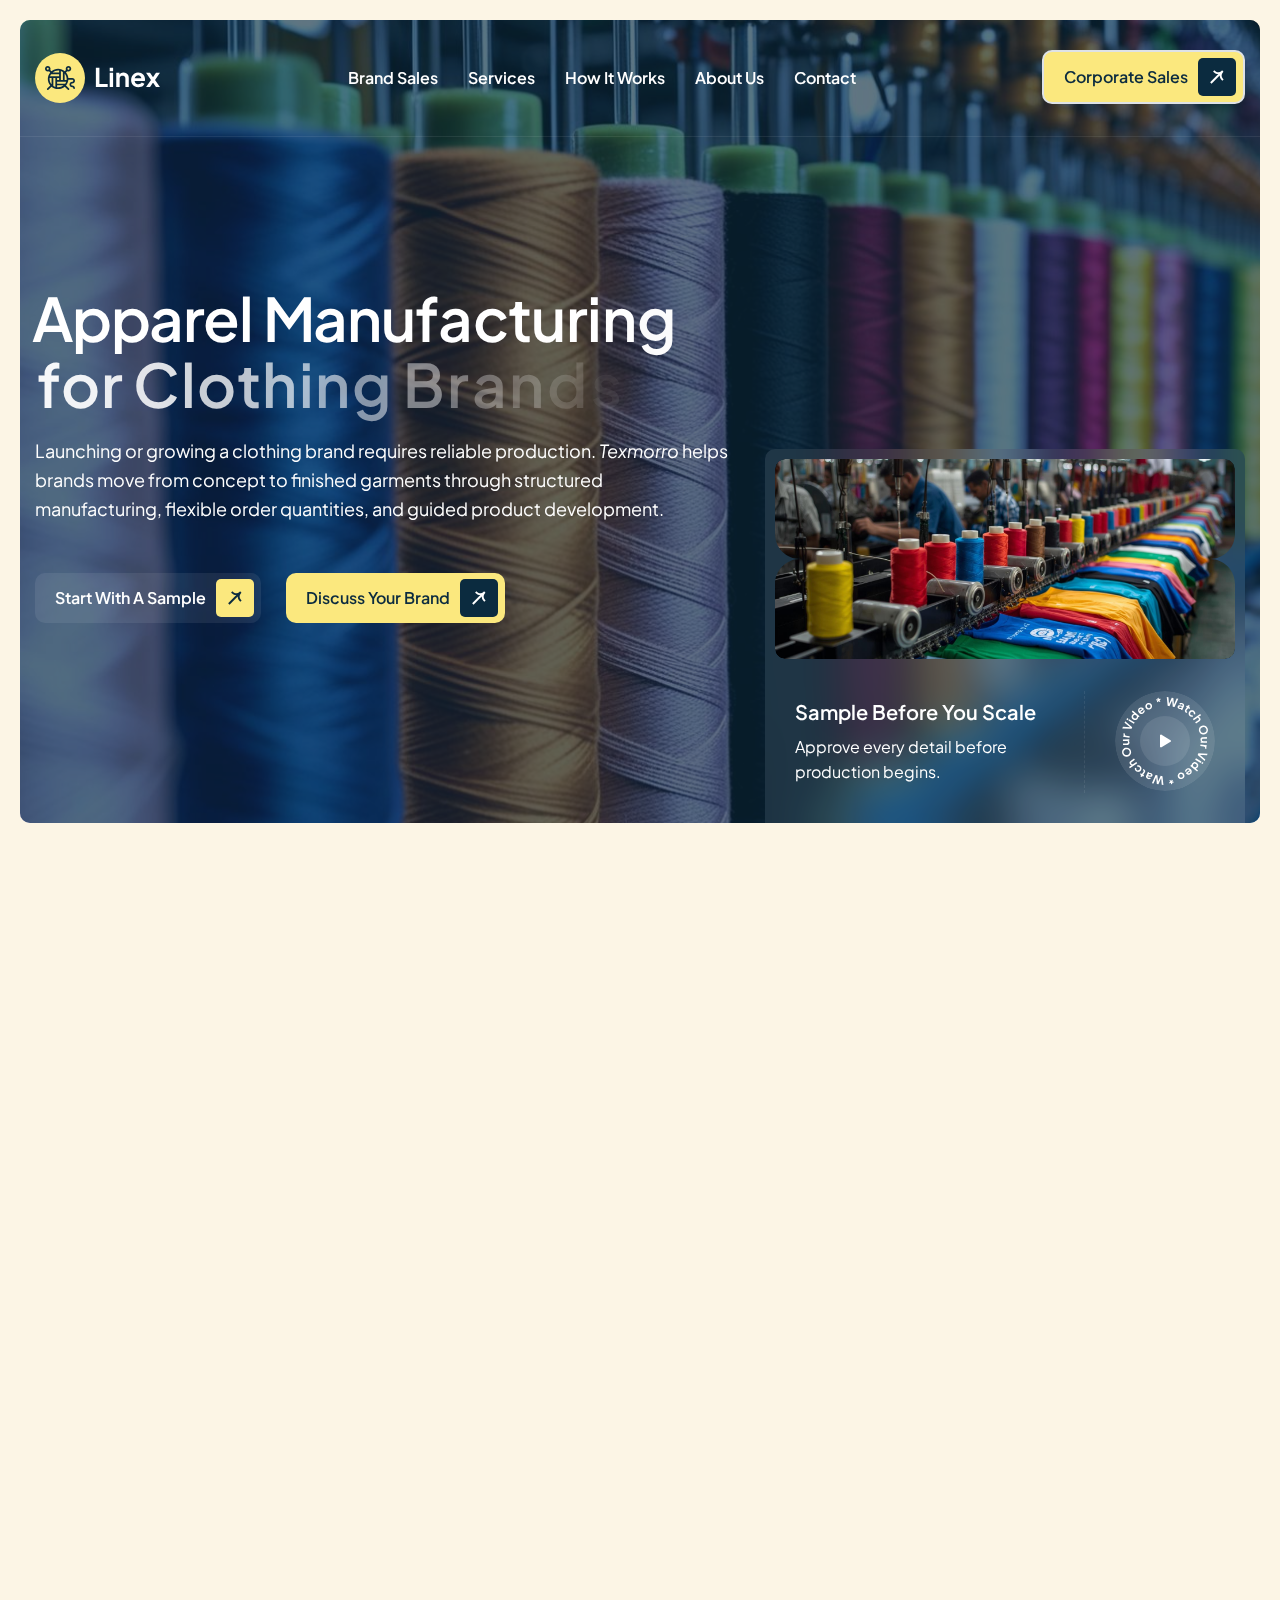
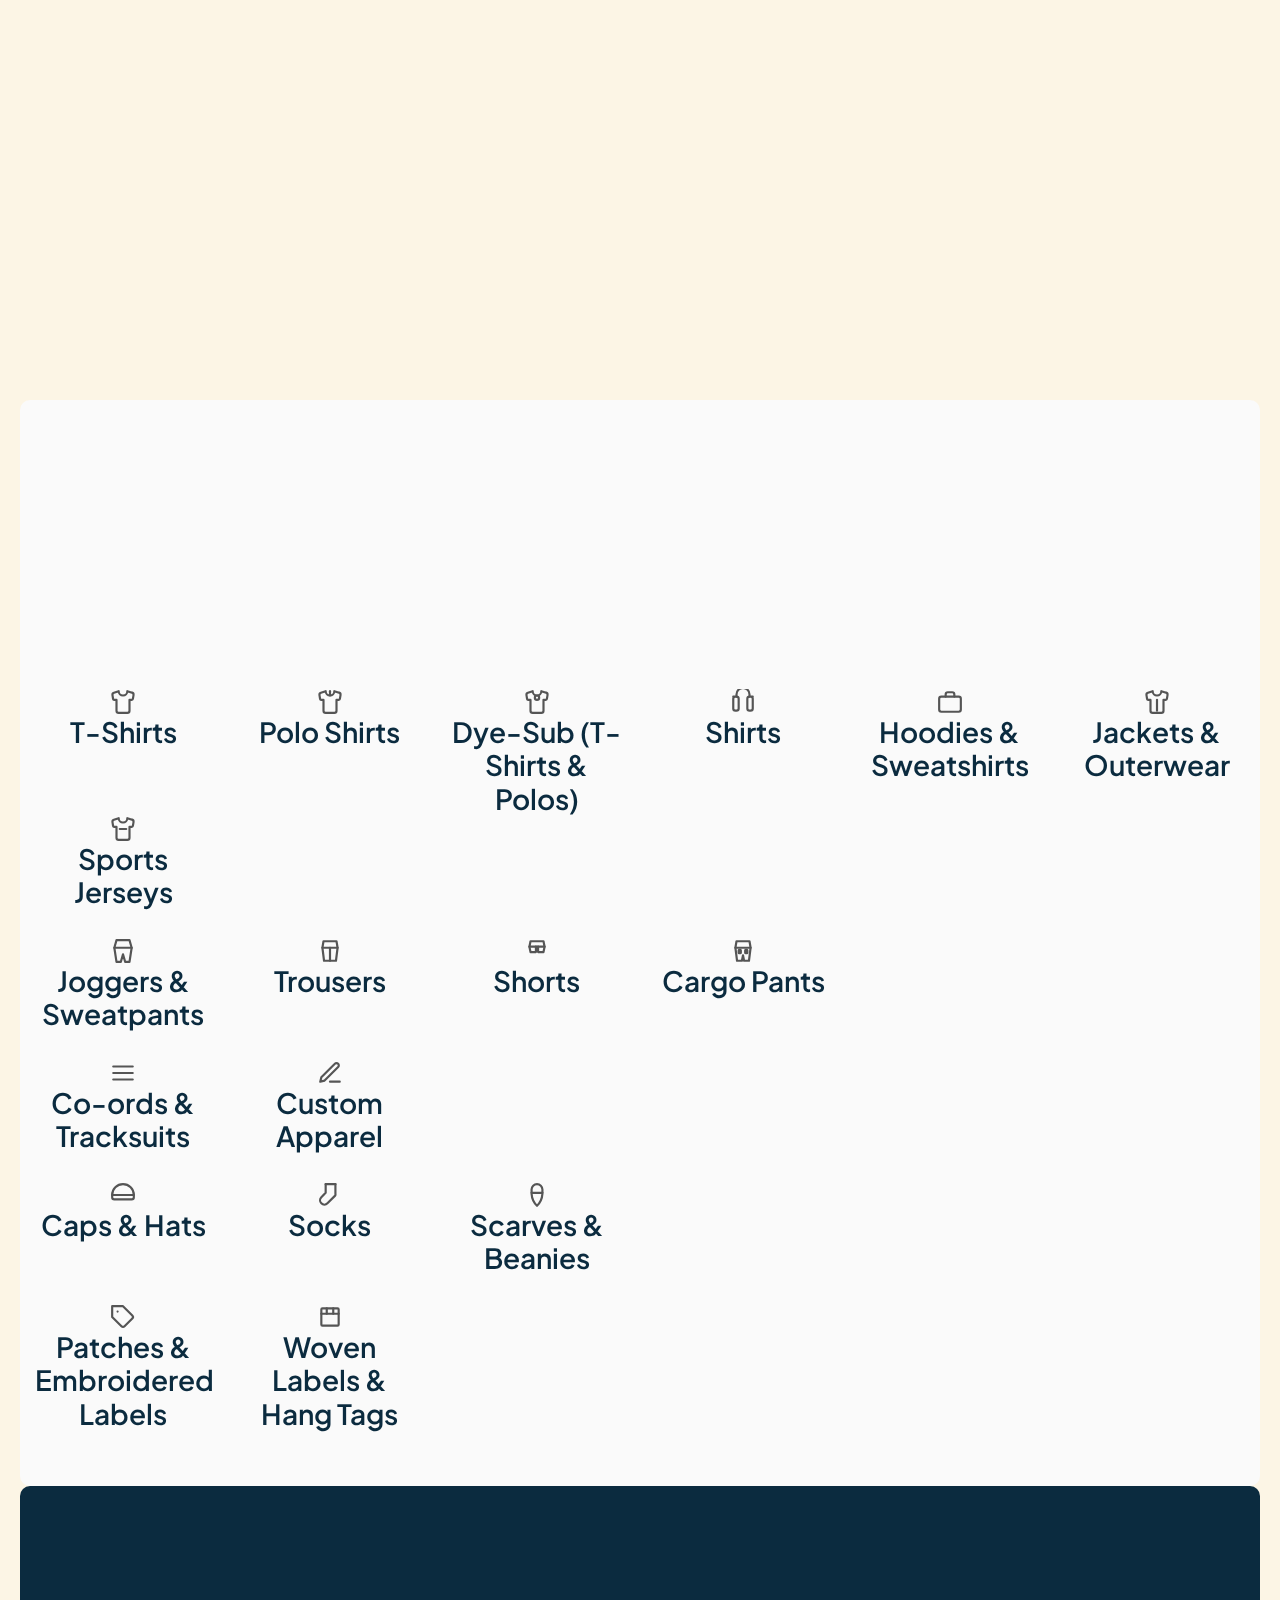
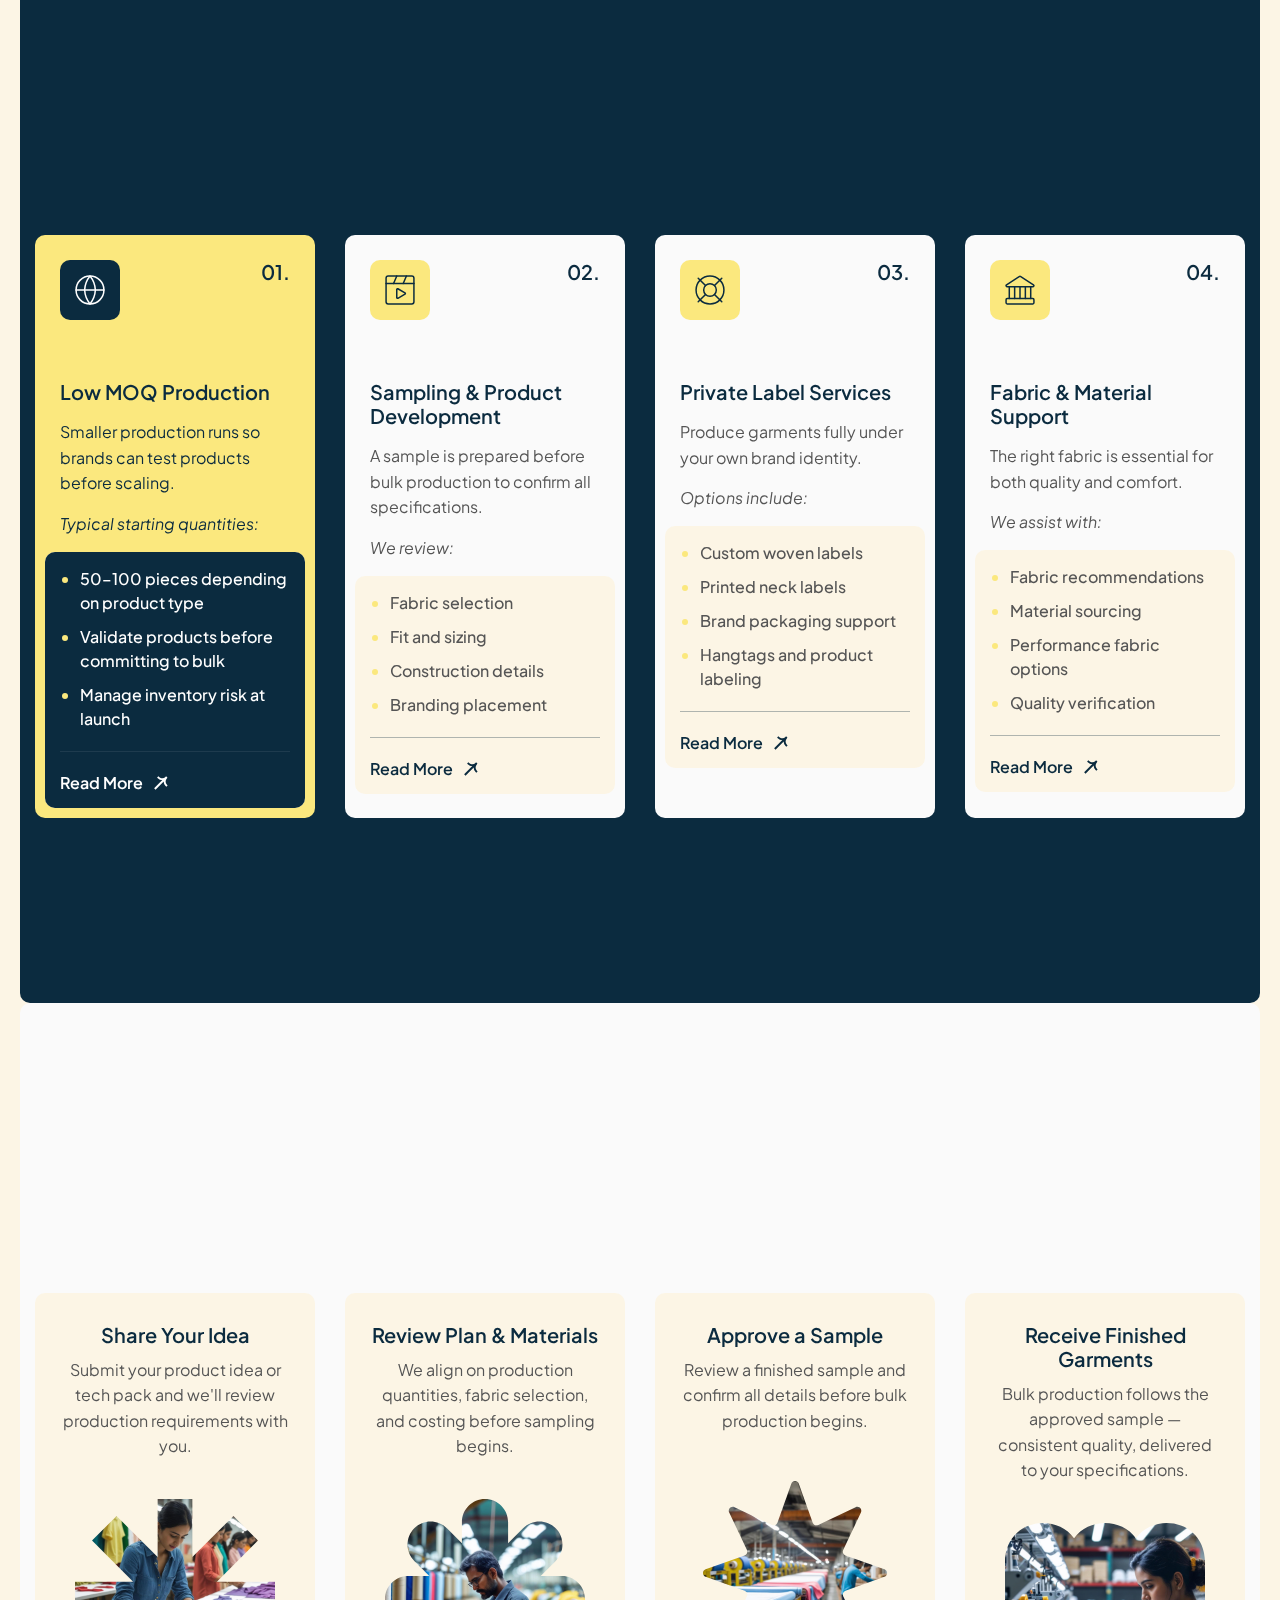
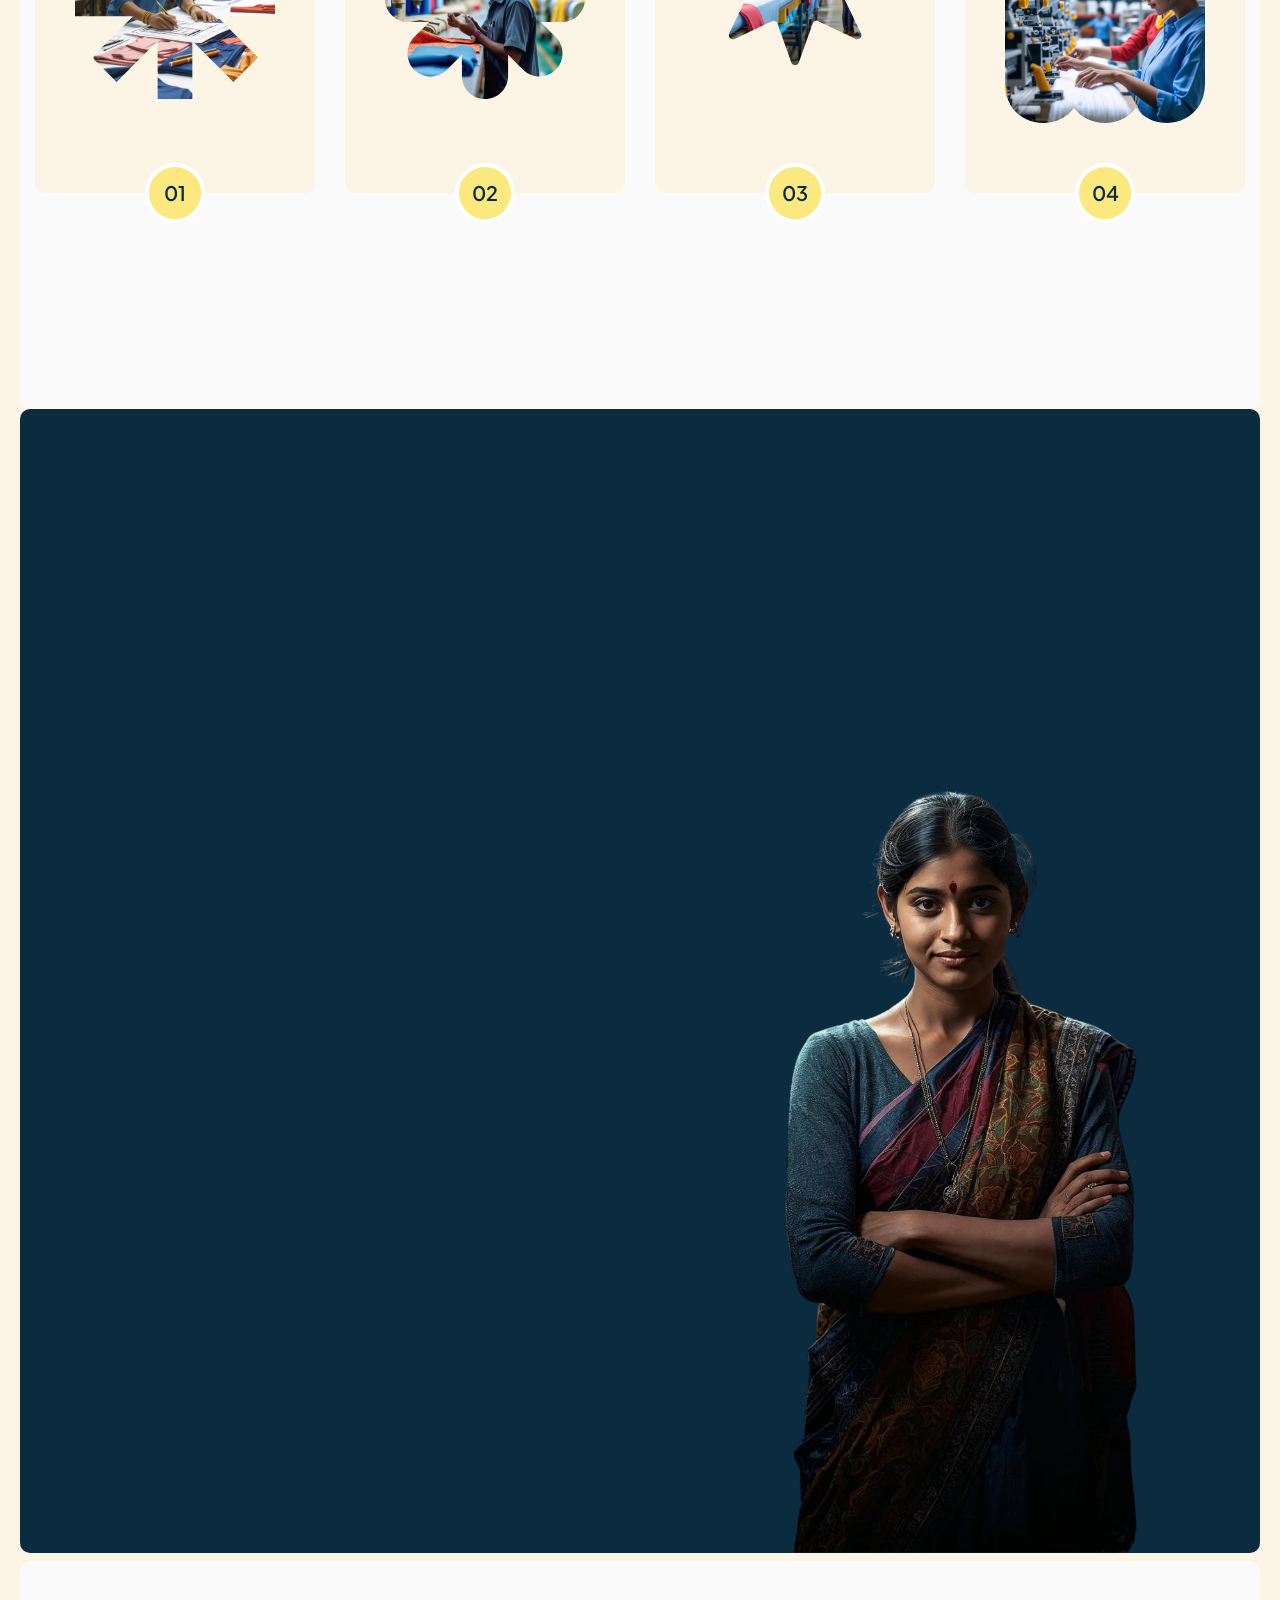
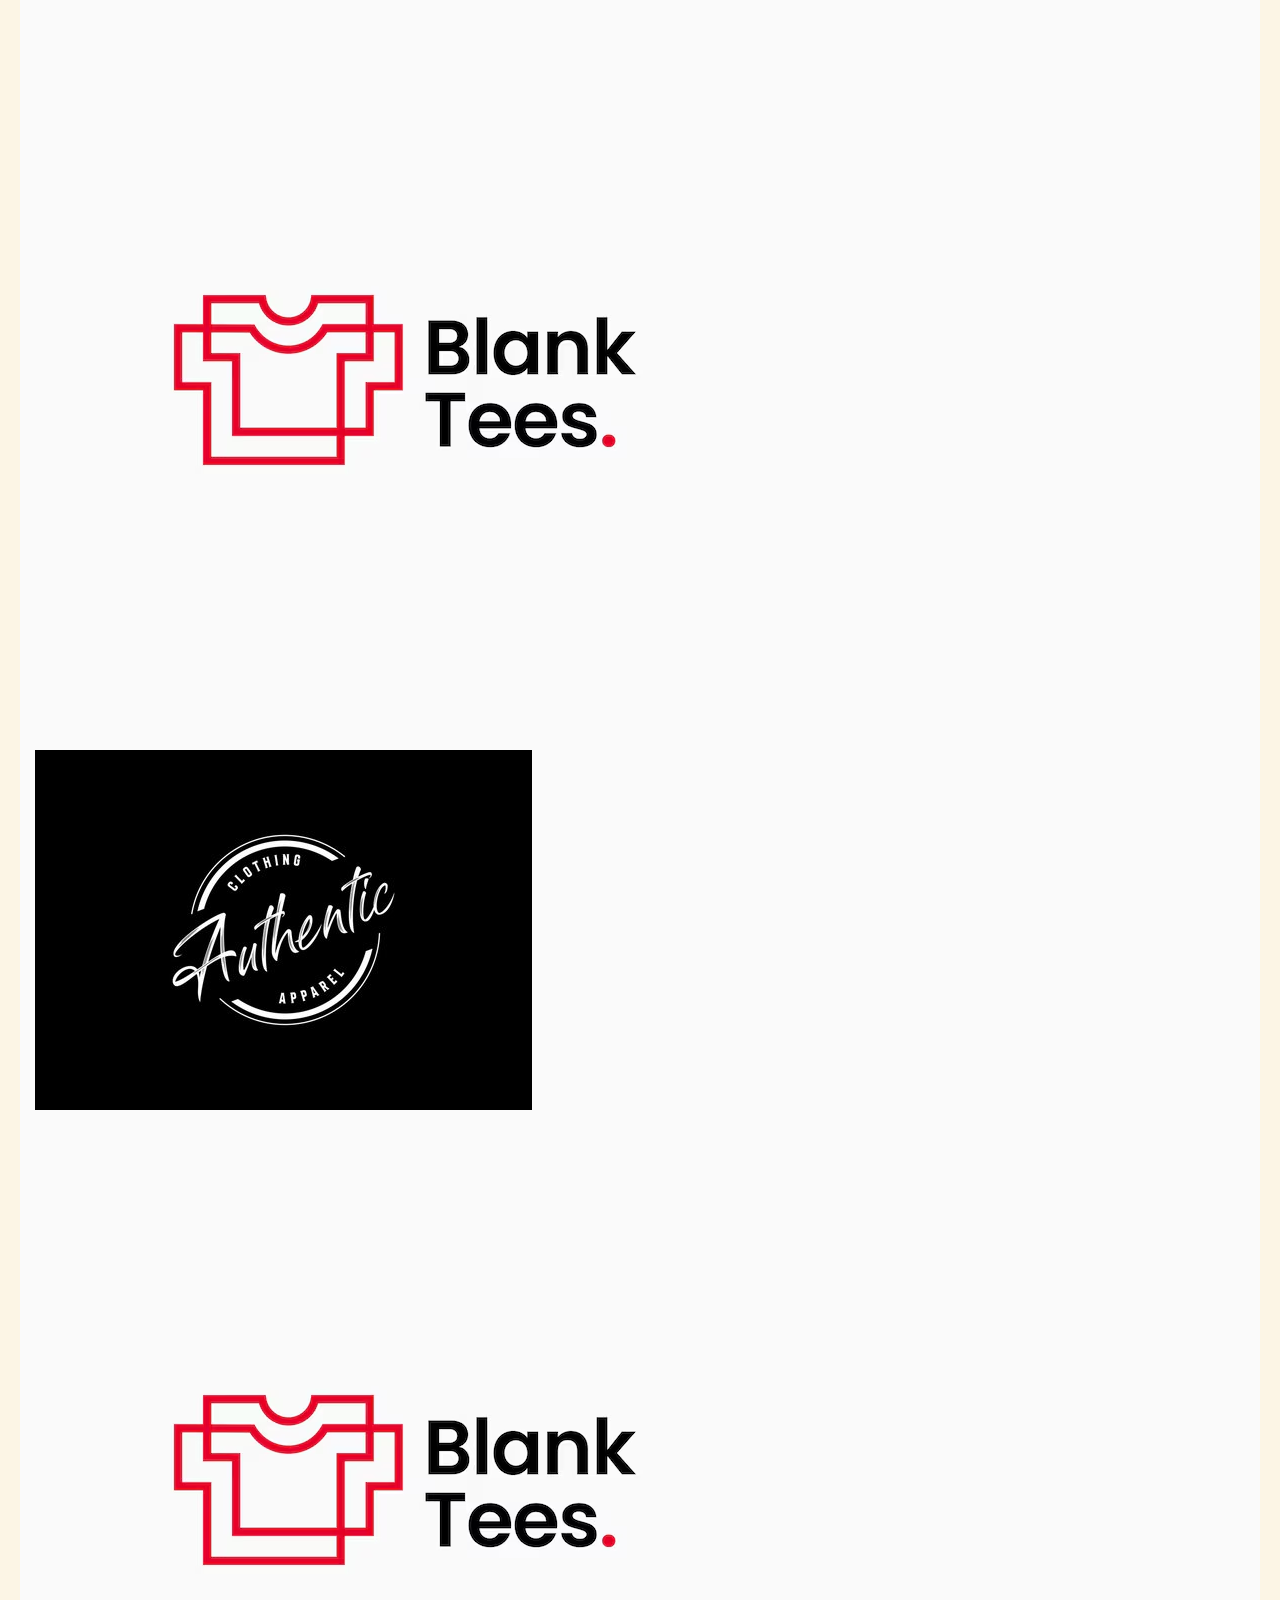
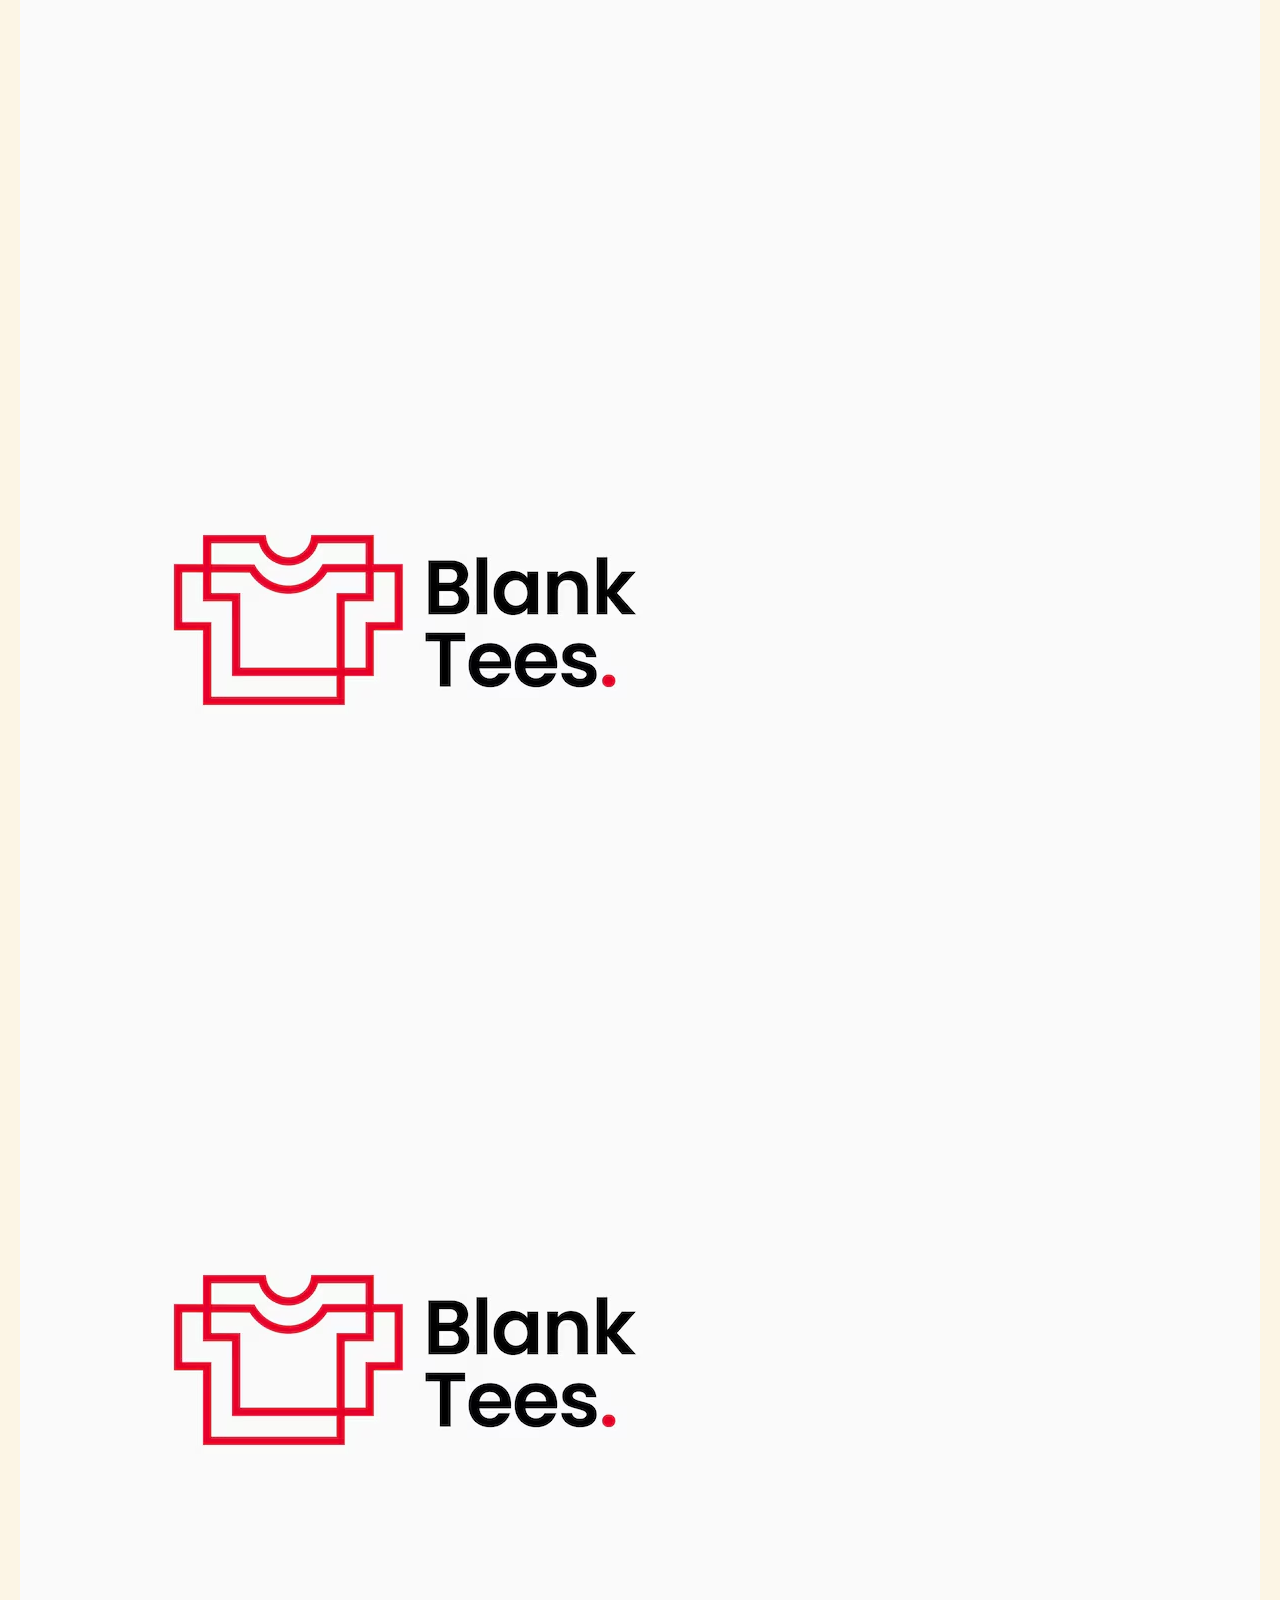
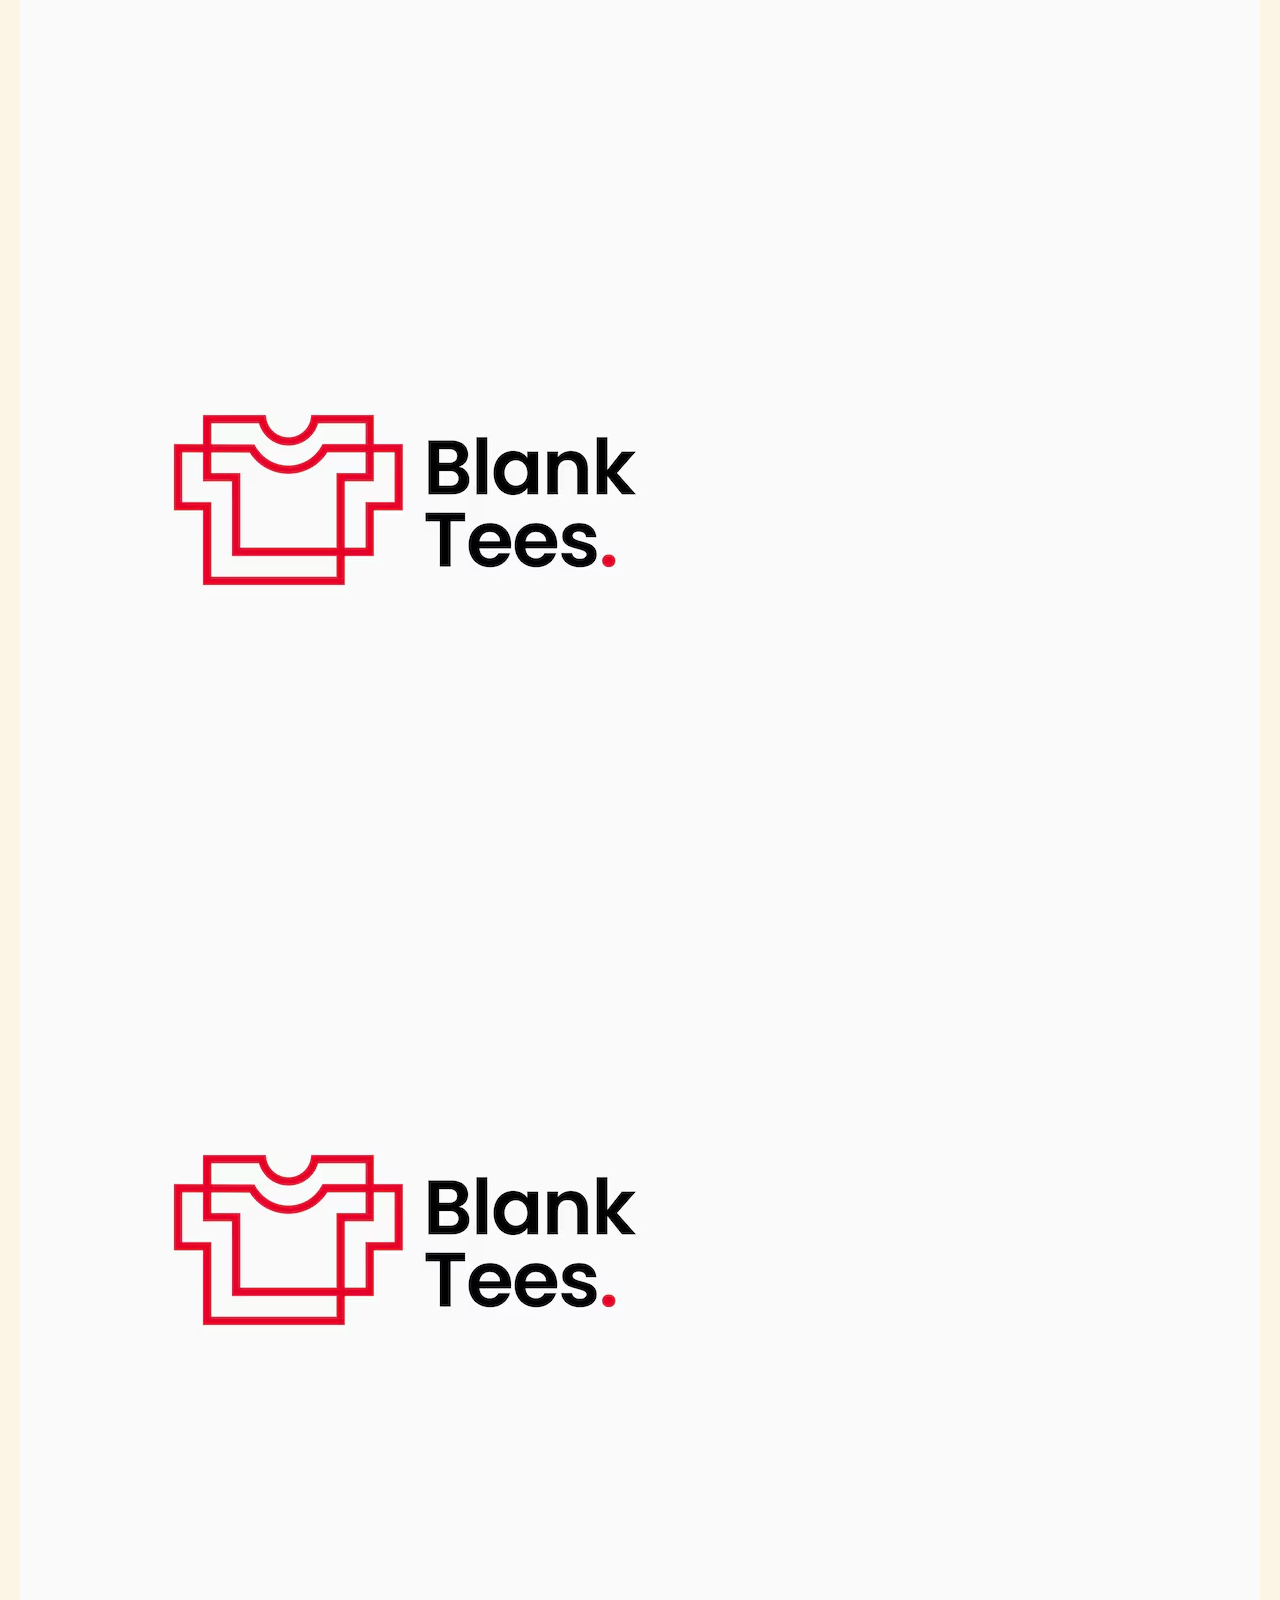
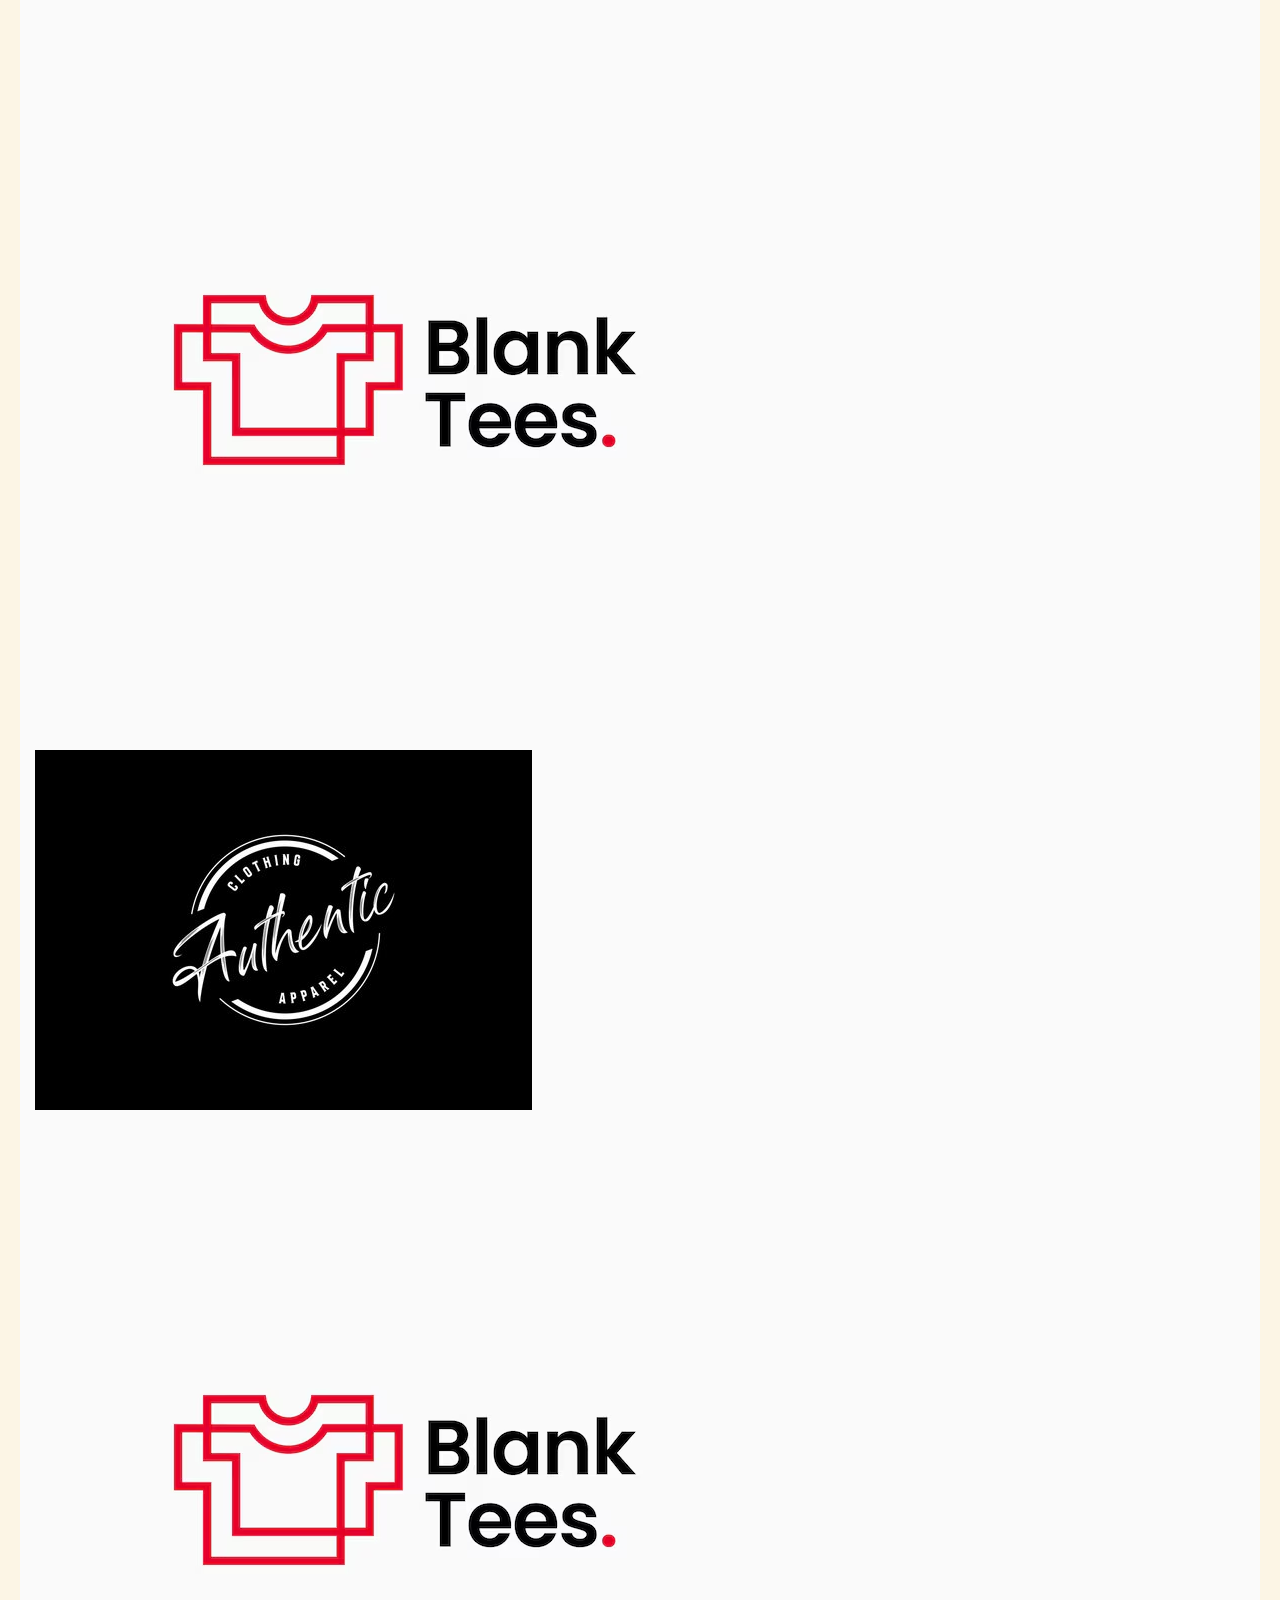
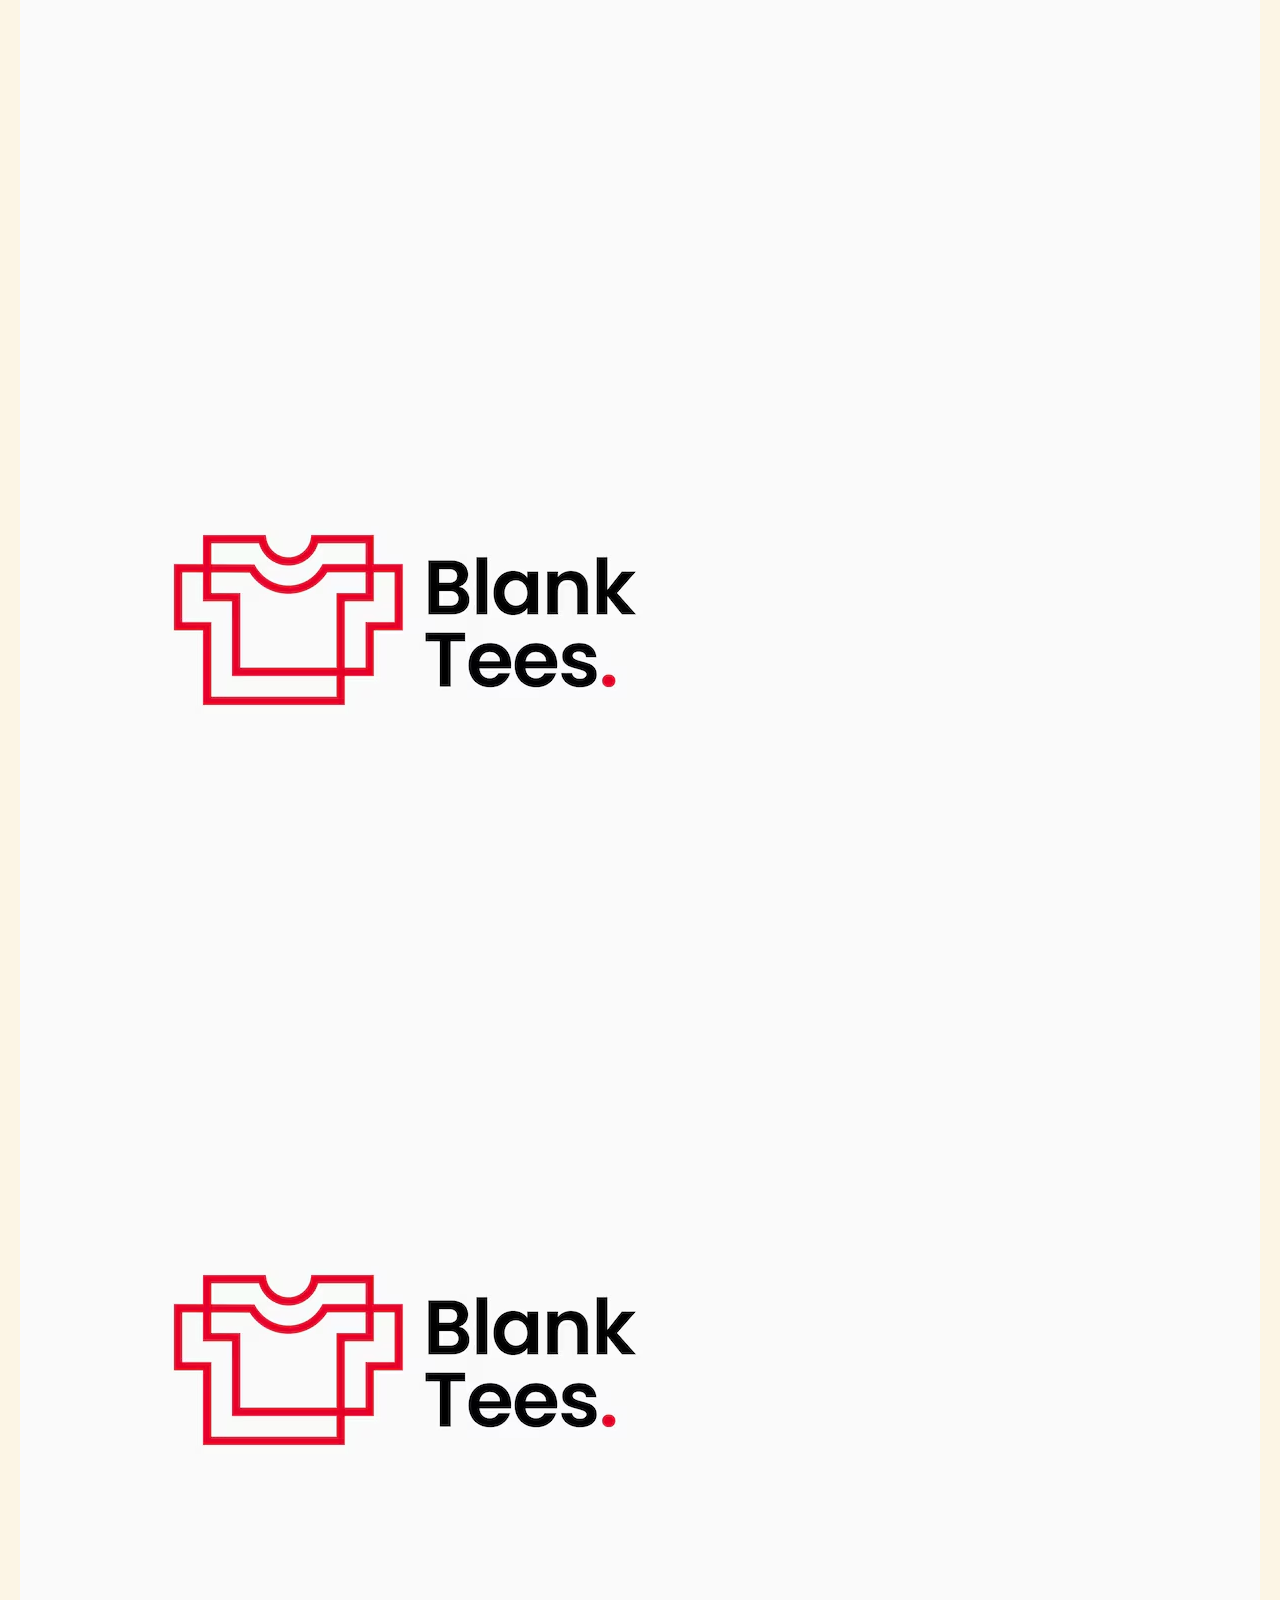
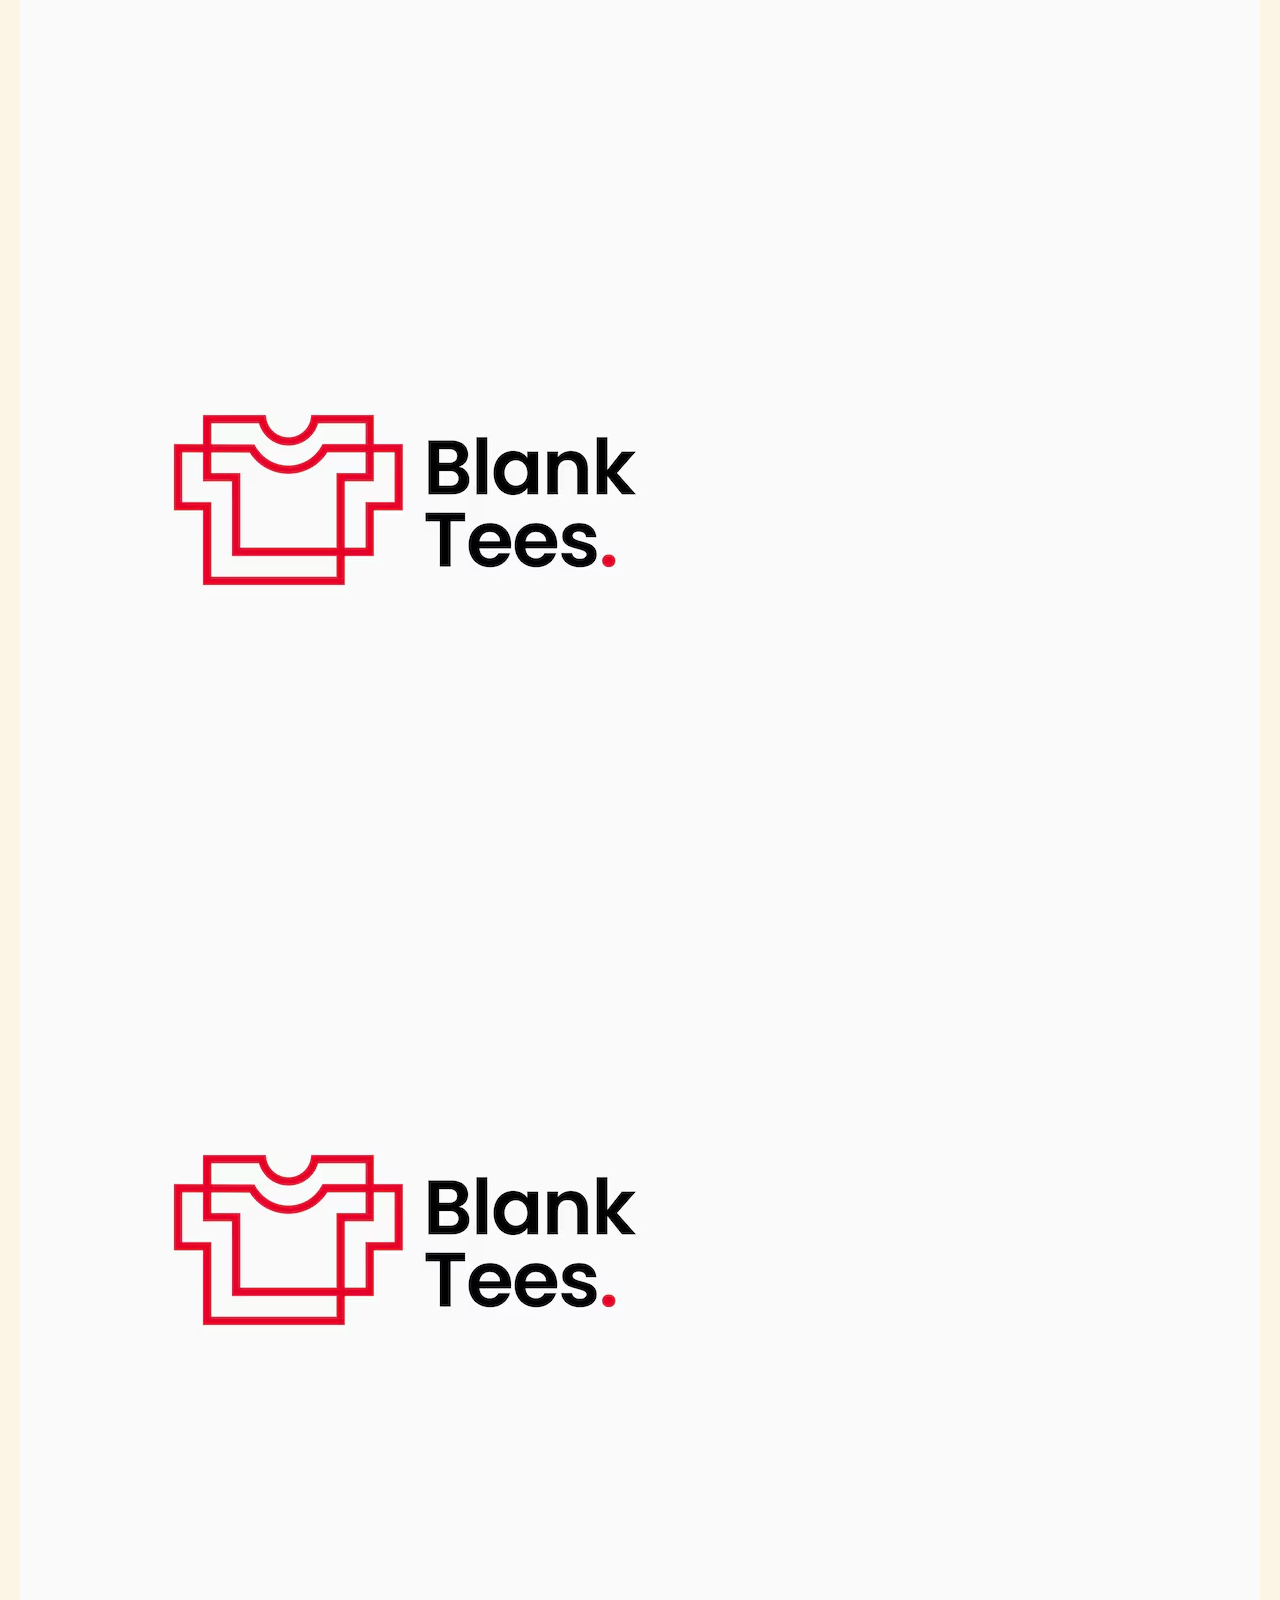
<file: brand_services_index.html>
<!doctype html>
<html lang="zxx">
  <head>
    <meta charset="utf-8" />
    <meta http-equiv="X-UA-Compatible" content="IE=edge" />
    <meta
      name="viewport"
      content="width=device-width, initial-scale=1.0, maximum-scale=1"
    />
    <meta
      name="description"
      content="End‑to‑end apparel manufacturing, brand incubation, and corporate merchandise solutions. Built for clarity, quality, and scale."
    />
    <meta
      name="keywords"
      content="apparel manufacturing, brand incubation, corporate merchandise, textiles, fabric production, clothing manufacturing"
    />
    <meta name="author" content="Nuvue Studio" />

    <title>Brand Services - Texmorro</title>
    <link rel="shortcut icon" type="image/x-icon" href="images/favicon.png" />

    <link rel="preconnect" href="https://fonts.googleapis.com/" />
    <link rel="preconnect" href="https://fonts.gstatic.com/" crossorigin />
    <link
      href="https://fonts.googleapis.com/css2?family=Plus+Jakarta+Sans:ital,wght@0,200..800;1,200..800&amp;display=swap"
      rel="stylesheet"
    />

    <link href="css/bootstrap.min.css" rel="stylesheet" media="screen" />
    <link href="css/slicknav.min.css" rel="stylesheet" />
    <link rel="stylesheet" href="css/swiper-bundle.min.css" />
    <link href="css/all.min.css" rel="stylesheet" media="screen" />
    <link href="css/animate.css" rel="stylesheet" />
    <link rel="stylesheet" href="css/magnific-popup.css" />
    <link rel="stylesheet" href="css/mousecursor.css" />

    <link href="css/custom.css" rel="stylesheet" media="screen" />
  </head>

  <body>
    <!-- Preloader -->
    <div class="preloader">
      <div class="loading-container">
        <div class="loading"></div>
        <div id="loading-icon"><img src="images/loader.svg" alt="" /></div>
      </div>
    </div>

    <!-- Header -->
    <header class="main-header">
        <div class="header-sticky bg-section">
            <nav class="navbar navbar-expand-lg">
                <div class="container">
                    <!-- Logo Start -->
                    <a class="navbar-brand" href="index.html">
                        <img src="images/logo.svg" alt="Logo" />
                    </a>
                    <!-- Logo End -->

                    <!-- Main Menu Start -->
                    <div class="collapse navbar-collapse main-menu">
                        <div class="nav-menu-wrapper">
                            <ul class="navbar-nav mr-auto" id="menu">

                                <li class="nav-item">
                                    <a class="nav-link" href="brand_services_index.html">Brand Sales</a>
                                </li>
                                <li class="nav-item">
                                    <a class="nav-link" href="services.html">Services</a>
                                </li>
                                <li class="nav-item">
                                    <a class="nav-link" href="how_it_works.html">How It Works</a>
                                </li>
                                <li class="nav-item">
                                    <a class="nav-link" href="about.html">About Us</a>
                                </li>
                                <li class="nav-item">
                                    <a class="nav-link" href="contact.html">Contact</a>
                                </li>
                                <li class="mobile-menu-btn">
                                    <a href="corporate_sales_index.html" class="btn-default btn-highlighted">Corporate
                                        Sales</a>
                                </li>
                            </ul>
                        </div>

                        <!-- Header Btn Start -->
                        <div class="header-btn">
                            <a href="corporate_sales_index.html"
                                class="btn-default btn-highlighted border border-2">Corporate Sales</a>
                        </div>
                        <!-- Header Btn End -->
                    </div>
                    <!-- Main Menu End -->
                    <div class="navbar-toggle"></div>
                </div>
            </nav>
            <div class="responsive-menu"></div>
        </div>
    </header>

    <!-- 1. HERO -->
    <div class="hero bg-section dark-section parallaxie">
      <div class="container">
        <div class="row align-items-end">
          <!-- LEFT CONTENT -->
          <div class="col-xl-7">
            <div class="hero-content">
              <div class="section-title">
                <h1 class="text-anime-style-3" data-cursor="-opaque">
                  Apparel Manufacturing for Clothing Brands
                </h1>
                <p class="wow fadeInUp" data-wow-delay="0.2s">
                  Launching or growing a clothing brand requires reliable
                  production. <i>Texmorro</i> helps brands move from concept to
                  finished garments through structured manufacturing, flexible
                  order quantities, and guided product development.
                </p>
              </div>
              <div class="hero-content-btn wow fadeInUp" data-wow-delay="0.4s">
                <a href="contact.html" class="btn-default btn-light"
                  >Start with a Sample</a
                >
                <a href="contact.html" class="btn-default btn-highlighted"
                  >Discuss Your Brand</a
                >
              </div>
            </div>
          </div>

          <!-- RIGHT VISUAL -->
          <div class="col-xl-5">
            <div class="hero-info-box">
              <div class="hero-info-image">
                <figure class="image-anime">
                  <img src="images/hero-info-box-img.jpg" alt="" />
                </figure>
              </div>
              <div class="hero-info-body">
                <div class="hero-info-content">
                  <h3>Sample Before You Scale</h3>
                  <p>Approve every detail before production begins.</p>
                </div>
                <div class="hero-info-video">
                  <a
                    href="https://www.youtube.com/watch?v=Y-x0efG1seA"
                    class="popup-video"
                    data-cursor-text="Watch"
                  >
                    <img src="images/watch-video-circle.svg" alt="" />
                  </a>
                </div>
              </div>
            </div>
          </div>
        </div>
      </div>
    </div>

    <!-- 2. WHO THIS IS FOR -->
    <!-- About Us Section(H3) -->
    <div class="about-us-stone">
      <div class="container">
        <div class="row">
          <div class="col-xl-8">
            <!-- About Us Content Start -->
            <div class="about-us-content-stone">
              <!-- Section Title Start -->
              <div class="section-title">
                <h3 class="wow fadeInUp">Who This Is For</h3>
                <h2 class="text-anime-style-3" data-cursor="-opaque">
                  For Founders Who Want to Build Without the Barriers
                </h2>
              </div>
              <!-- Section Title End -->

              <!-- About Us Body Start -->
              <div class="about-us-body-stone">
                <!-- About-Body-Image Start-->
                <div class="about-body-image-stone">
                  <figure class="image-anime reveal">
                    <img src="images/about-us-image-stone-1.jpg" alt="" />
                  </figure>
                </div>
                <!-- About-Body-Image End-->

                <!-- About-Us-Body-Content Start-->
                <div
                  class="about-us-body-content-stone wow fadeInUp"
                  data-wow-delay="0.2s"
                >
                  <div class="about-body-item-list-stone">
                    <div class="about-body-item-stone">
                      <div class="icon-box">
                        <img src="images/icon-about-item-1.svg" alt="" />
                      </div>
                      <div class="about-body-item-content-stone">
                        <h3>Develop New Products</h3>
                        <p>
                          From concept to tech pack — we guide the product
                          development process so your ideas translate into
                          production-ready garments.
                        </p>
                      </div>
                    </div>

                    <div class="about-body-item-stone">
                      <div class="icon-box">
                        <img src="images/icon-about-item-2.svg" alt="" />
                      </div>
                      <div class="about-body-item-content-stone">
                        <h3>Produce Small-Batch Collections</h3>
                        <p>
                          Test your product in the market before committing to
                          large quantities, reducing risk for early-stage
                          brands.
                        </p>
                      </div>
                    </div>

                    <div class="about-body-item-stone">
                      <div class="icon-box">
                        <img src="images/icon-about-item-3.svg" alt="" />
                      </div>
                      <div class="about-body-item-content-stone">
                        <h3>Build Private Label Apparel</h3>
                        <p>
                          Produce garments fully branded under your own label —
                          custom woven labels, neck prints, and packaging
                          included.
                        </p>
                      </div>
                    </div>

                    <div class="about-body-item-stone">
                      <div class="icon-box">
                        <img src="images/icon-about-item-1.svg" alt="" />
                      </div>
                      <div class="about-body-item-content-stone">
                        <h3>Scale Production Gradually</h3>
                        <p>
                          Start with smaller runs and increase volume as your
                          brand grows — without switching factories or losing
                          consistency.
                        </p>
                      </div>
                    </div>
                  </div>

                  <div class="about-us-btn-stone">
                    <p class="wow fadeInUp" data-wow-delay="0.4s">
                      Starting a clothing brand can be challenging when
                      factories require large minimum orders — our services are
                      designed to change that.
                    </p>
                  </div>
                </div>
                <!-- About-Us-Body-Content End-->
              </div>
              <!-- About Us Body End -->
            </div>
            <!-- About Us Content End -->
          </div>

          <div class="col-xl-4">
            <!-- About Us Image Start -->
            <div class="about-us-image-stone">
              <figure class="image-anime reveal">
                <img src="images/about-us-image-stone-2.jpg" alt="" />
              </figure>
            </div>
            <!-- About Us Image End -->
          </div>
        </div>
      </div>
    </div>
    
    <!-- 3. PRODUCTS WE WORK WITH -->
    <div class="our-products bg-section" id="our-products">
      <div class="container">
        <div class="row section-row">
          <div class="col-lg-12">
            <div class="section-title section-title-center">
              <h3 class="wow fadeInUp">Apparel Categories We Work With</h3>
              <h2 class="text-anime-style-3" data-cursor="-opaque">
                What We Make for Clothing Brands
              </h2>
              <p class="wow fadeInUp" data-wow-delay="0.2s">
                From core basics to branded finishing — each category supports
                brand collections, capsule drops, and private label production.
              </p>
            </div>
          </div>
        </div>

        <div class="row justify-content-start text-center">
          <!-- ── TOPS & OUTERWEAR ── -->
          <div class="col-12">
            <div class="product-category-label wow fadeInUp" data-wow-delay="0.2s">
              <h4>Tops &amp; Outerwear</h4>
            </div>
          </div>

          <!-- T-Shirt -->
          <div class="col-xl-2 col-lg-3 col-md-6 col-6">
            <div class="product-item">
              <div class="product-item-icon">
                <div class="icon-box">
                  <svg
                    xmlns="http://www.w3.org/2000/svg"
                    width="26"
                    height="26"
                    viewBox="0 0 24 24"
                    fill="none"
                    stroke="currentColor"
                    stroke-width="2"
                    stroke-linecap="round"
                    stroke-linejoin="round"
                  >
                    <path
                      d="M20.38 3.46 16 2a4 4 0 0 1-8 0L3.62 3.46a2 2 0 0 0-1.34 2.23l.58 3.57a1 1 0 0 0 .99.84H6v10c0 1.1.9 2 2 2h8a2 2 0 0 0 2-2V10h2.15a1 1 0 0 0 .99-.84l.58-3.57a2 2 0 0 0-1.34-2.23z"
                    />
                  </svg>
                </div>
              </div>
              <div class="product-item-content"><h3>T-Shirts</h3></div>
            </div>
          </div>

          <!-- Polo Shirt -->
          <div class="col-xl-2 col-lg-3 col-md-6 col-6">
            <div class="product-item">
              <div class="product-item-icon">
                <div class="icon-box">
                  <svg
                    xmlns="http://www.w3.org/2000/svg"
                    width="26"
                    height="26"
                    viewBox="0 0 24 24"
                    fill="none"
                    stroke="currentColor"
                    stroke-width="2"
                    stroke-linecap="round"
                    stroke-linejoin="round"
                  >
                    <path
                      d="M20.38 3.46 16 2a4 4 0 0 1-8 0L3.62 3.46a2 2 0 0 0-1.34 2.23l.58 3.57a1 1 0 0 0 .99.84H6v10c0 1.1.9 2 2 2h8a2 2 0 0 0 2-2V10h2.15a1 1 0 0 0 .99-.84l.58-3.57a2 2 0 0 0-1.34-2.23z"
                    />
                    <line x1="12" y1="2" x2="12" y2="6" />
                  </svg>
                </div>
              </div>
              <div class="product-item-content"><h3>Polo Shirts</h3></div>
            </div>
          </div>

          <!-- Dye-Sub T-Shirt & Polo -->
          <div class="col-xl-2 col-lg-3 col-md-6 col-6">
            <div class="product-item">
              <div class="product-item-icon">
                <div class="icon-box">
                  <svg
                    xmlns="http://www.w3.org/2000/svg"
                    width="26"
                    height="26"
                    viewBox="0 0 24 24"
                    fill="none"
                    stroke="currentColor"
                    stroke-width="2"
                    stroke-linecap="round"
                    stroke-linejoin="round"
                  >
                    <path
                      d="M20.38 3.46 16 2a4 4 0 0 1-8 0L3.62 3.46a2 2 0 0 0-1.34 2.23l.58 3.57a1 1 0 0 0 .99.84H6v10c0 1.1.9 2 2 2h8a2 2 0 0 0 2-2V10h2.15a1 1 0 0 0 .99-.84l.58-3.57a2 2 0 0 0-1.34-2.23z"
                    />
                    <circle cx="12" cy="8" r="2" />
                  </svg>
                </div>
              </div>
              <div class="product-item-content">
                <h3>Dye-Sub (T-Shirts &amp; Polos)</h3>
              </div>
            </div>
          </div>

          <!-- Shirt -->
          <div class="col-xl-2 col-lg-3 col-md-6 col-6">
            <div class="product-item">
              <div class="product-item-icon">
                <div class="icon-box">
                  <svg
                    xmlns="http://www.w3.org/2000/svg"
                    width="26"
                    height="26"
                    viewBox="0 0 24 24"
                    fill="none"
                    stroke="currentColor"
                    stroke-width="2"
                    stroke-linecap="round"
                    stroke-linejoin="round"
                  >
                    <path
                      d="M3 7h3a2 2 0 0 1 2 2v9a2 2 0 0 1-2 2H5a2 2 0 0 1-2-2V9a2 2 0 0 1 2-2z"
                    />
                    <path
                      d="M21 7h-3a2 2 0 0 0-2 2v9a2 2 0 0 0 2 2h1a2 2 0 0 0 2-2V9a2 2 0 0 0-2-2z"
                    />
                    <path d="M6 7V5a6 6 0 0 1 12 0v2" />
                  </svg>
                </div>
              </div>
              <div class="product-item-content"><h3>Shirts</h3></div>
            </div>
          </div>

          <!-- Hoodie & Sweatshirt -->
          <div class="col-xl-2 col-lg-3 col-md-6 col-6">
            <div class="product-item">
              <div class="product-item-icon">
                <div class="icon-box">
                  <svg
                    xmlns="http://www.w3.org/2000/svg"
                    width="26"
                    height="26"
                    viewBox="0 0 24 24"
                    fill="none"
                    stroke="currentColor"
                    stroke-width="2"
                    stroke-linecap="round"
                    stroke-linejoin="round"
                  >
                    <rect x="2" y="7" width="20" height="14" rx="2" />
                    <path d="M16 7V5a2 2 0 0 0-2-2h-4a2 2 0 0 0-2 2v2" />
                  </svg>
                </div>
              </div>
              <div class="product-item-content">
                <h3>Hoodies &amp; Sweatshirts</h3>
              </div>
            </div>
          </div>

          <!-- Jacket & Outerwear -->
          <div class="col-xl-2 col-lg-3 col-md-6 col-6">
            <div class="product-item">
              <div class="product-item-icon">
                <div class="icon-box">
                  <svg
                    xmlns="http://www.w3.org/2000/svg"
                    width="26"
                    height="26"
                    viewBox="0 0 24 24"
                    fill="none"
                    stroke="currentColor"
                    stroke-width="2"
                    stroke-linecap="round"
                    stroke-linejoin="round"
                  >
                    <path
                      d="M20.38 3.46 16 2a4 4 0 0 1-8 0L3.62 3.46a2 2 0 0 0-1.34 2.23l.58 3.57a1 1 0 0 0 .99.84H6v10c0 1.1.9 2 2 2h8a2 2 0 0 0 2-2V10h2.15a1 1 0 0 0 .99-.84l.58-3.57a2 2 0 0 0-1.34-2.23z"
                    />
                    <line x1="12" y1="10" x2="12" y2="20" />
                  </svg>
                </div>
              </div>
              <div class="product-item-content">
                <h3>Jackets &amp; Outerwear</h3>
              </div>
            </div>
          </div>

          <!-- Sports Jersey -->
          <div class="col-xl-2 col-lg-3 col-md-6 col-6">
            <div class="product-item">
              <div class="product-item-icon">
                <div class="icon-box">
                  <svg
                    xmlns="http://www.w3.org/2000/svg"
                    width="26"
                    height="26"
                    viewBox="0 0 24 24"
                    fill="none"
                    stroke="currentColor"
                    stroke-width="2"
                    stroke-linecap="round"
                    stroke-linejoin="round"
                  >
                    <path
                      d="M20.38 3.46 16 2a4 4 0 0 1-8 0L3.62 3.46a2 2 0 0 0-1.34 2.23l.58 3.57a1 1 0 0 0 .99.84H6v10c0 1.1.9 2 2 2h8a2 2 0 0 0 2-2V10h2.15a1 1 0 0 0 .99-.84l.58-3.57a2 2 0 0 0-1.34-2.23z"
                    />
                    <line x1="9" y1="12" x2="15" y2="12" />
                  </svg>
                </div>
              </div>
              <div class="product-item-content"><h3>Sports Jerseys</h3></div>
            </div>
          </div>

          <!-- ── BOTTOMS ── -->
          <div class="col-12">
            <div class="product-category-label wow fadeInUp">
              <h4>Bottoms</h4>
            </div>
          </div>

          <!-- Joggers & Sweatpants -->
          <div class="col-xl-2 col-lg-3 col-md-6 col-6">
            <div class="product-item">
              <div class="product-item-icon">
                <div class="icon-box">
                  <svg
                    xmlns="http://www.w3.org/2000/svg"
                    width="26"
                    height="26"
                    viewBox="0 0 24 24"
                    fill="none"
                    stroke="currentColor"
                    stroke-width="2"
                    stroke-linecap="round"
                    stroke-linejoin="round"
                  >
                    <path d="M6 2h12l2 7H4L6 2z" />
                    <path d="M4 9l2 13h4l2-7 2 7h4l2-13" />
                  </svg>
                </div>
              </div>
              <div class="product-item-content">
                <h3>Joggers &amp; Sweatpants</h3>
              </div>
            </div>
          </div>

          <!-- Trousers -->
          <div class="col-xl-2 col-lg-3 col-md-6 col-6">
            <div class="product-item">
              <div class="product-item-icon">
                <div class="icon-box">
                  <svg
                    xmlns="http://www.w3.org/2000/svg"
                    width="26"
                    height="26"
                    viewBox="0 0 24 24"
                    fill="none"
                    stroke="currentColor"
                    stroke-width="2"
                    stroke-linecap="round"
                    stroke-linejoin="round"
                  >
                    <path d="M6 3h12l1 6H5L6 3z" />
                    <path d="M5 9l1.5 12h11L19 9" />
                    <line x1="12" y1="9" x2="12" y2="21" />
                  </svg>
                </div>
              </div>
              <div class="product-item-content"><h3>Trousers</h3></div>
            </div>
          </div>

          <!-- Shorts -->
          <div class="col-xl-2 col-lg-3 col-md-6 col-6">
            <div class="product-item">
              <div class="product-item-icon">
                <div class="icon-box">
                  <svg
                    xmlns="http://www.w3.org/2000/svg"
                    width="26"
                    height="26"
                    viewBox="0 0 24 24"
                    fill="none"
                    stroke="currentColor"
                    stroke-width="2"
                    stroke-linecap="round"
                    stroke-linejoin="round"
                  >
                    <path d="M6 3h12l1 5H5L6 3z" />
                    <path d="M5 8l1 5h5V8" />
                    <path d="M19 8l-1 5h-5V8" />
                  </svg>
                </div>
              </div>
              <div class="product-item-content"><h3>Shorts</h3></div>
            </div>
          </div>

          <!-- Cargo Pants -->
          <div class="col-xl-2 col-lg-3 col-md-6 col-6">
            <div class="product-item">
              <div class="product-item-icon">
                <div class="icon-box">
                  <svg
                    xmlns="http://www.w3.org/2000/svg"
                    width="26"
                    height="26"
                    viewBox="0 0 24 24"
                    fill="none"
                    stroke="currentColor"
                    stroke-width="2"
                    stroke-linecap="round"
                    stroke-linejoin="round"
                  >
                    <path d="M6 3h12l1 6H5L6 3z" />
                    <path d="M5 9l1.5 12h4.5l1-5 1 5h4.5L19 9" />
                    <rect x="8" y="11" width="2" height="3" rx="0.5" />
                    <rect x="14" y="11" width="2" height="3" rx="0.5" />
                  </svg>
                </div>
              </div>
              <div class="product-item-content"><h3>Cargo Pants</h3></div>
            </div>
          </div>

          <!-- ── SETS & CO-ORDS ── -->
          <div class="col-12">
            <div class="product-category-label wow fadeInUp" data-wow-delay="0.2s">
              <h4>Sets &amp; Co-ords</h4>
            </div>
          </div>

          <!-- Co-ords & Tracksuits -->
          <div class="col-xl-2 col-lg-3 col-md-6 col-6">
            <div class="product-item">
              <div class="product-item-icon">
                <div class="icon-box">
                  <svg
                    xmlns="http://www.w3.org/2000/svg"
                    width="26"
                    height="26"
                    viewBox="0 0 24 24"
                    fill="none"
                    stroke="currentColor"
                    stroke-width="2"
                    stroke-linecap="round"
                    stroke-linejoin="round"
                  >
                    <path d="M3 6h18M3 12h18M3 18h18" />
                  </svg>
                </div>
              </div>
              <div class="product-item-content">
                <h3>Co-ords &amp; Tracksuits</h3>
              </div>
            </div>
          </div>

          <!-- Custom Apparel -->
          <div class="col-xl-2 col-lg-3 col-md-6 col-6">
            <div class="product-item">
              <div class="product-item-icon">
                <div class="icon-box">
                  <svg
                    xmlns="http://www.w3.org/2000/svg"
                    width="26"
                    height="26"
                    viewBox="0 0 24 24"
                    fill="none"
                    stroke="currentColor"
                    stroke-width="2"
                    stroke-linecap="round"
                    stroke-linejoin="round"
                  >
                    <path d="M12 20h9" />
                    <path
                      d="M16.5 3.5a2.121 2.121 0 0 1 3 3L7 19l-4 1 1-4L16.5 3.5z"
                    />
                  </svg>
                </div>
              </div>
              <div class="product-item-content"><h3>Custom Apparel</h3></div>
            </div>
          </div>

          <!-- ── WEARABLE ACCESSORIES ── -->
          <div class="col-12">
            <div class="product-category-label wow fadeInUp">
              <h4>Wearable Accessories</h4>
            </div>
          </div>

          <!-- Caps & Hats -->
          <div class="col-xl-2 col-lg-3 col-md-6 col-6">
            <div class="product-item">
              <div class="product-item-icon">
                <div class="icon-box">
                  <svg
                    xmlns="http://www.w3.org/2000/svg"
                    width="26"
                    height="26"
                    viewBox="0 0 24 24"
                    fill="none"
                    stroke="currentColor"
                    stroke-width="2"
                    stroke-linecap="round"
                    stroke-linejoin="round"
                  >
                    <path
                      d="M12 2C6.48 2 2 6.48 2 12h20c0-5.52-4.48-10-10-10z"
                    />
                    <path d="M2 12h20v2a2 2 0 0 1-2 2H4a2 2 0 0 1-2-2v-2z" />
                  </svg>
                </div>
              </div>
              <div class="product-item-content"><h3>Caps &amp; Hats</h3></div>
            </div>
          </div>

          <!-- Socks-->
          <div class="col-xl-2 col-lg-3 col-md-6 col-6">
            <div class="product-item">
              <div class="product-item-icon">
                <div class="icon-box">
                  <svg
                    xmlns="http://www.w3.org/2000/svg"
                    width="26"
                    height="26"
                    viewBox="0 0 24 24"
                    fill="none"
                    stroke="currentColor"
                    stroke-width="2"
                    stroke-linecap="round"
                    stroke-linejoin="round"
                  >
                    <path
                      d="M8 2v8l-4 4a4 4 0 0 0 5.66 5.66l7.07-7.07A2 2 0 0 0 17 11V2"
                    />
                    <line x1="8" y1="2" x2="17" y2="2" />
                  </svg>
                </div>
              </div>
              <div class="product-item-content"><h3>Socks</h3></div>
            </div>
          </div>

          <!-- Scarves & Beanies -->
          <div class="col-xl-2 col-lg-3 col-md-6 col-6">
            <div class="product-item">
              <div class="product-item-icon">
                <div class="icon-box">
                  <svg
                    xmlns="http://www.w3.org/2000/svg"
                    width="26"
                    height="26"
                    viewBox="0 0 24 24"
                    fill="none"
                    stroke="currentColor"
                    stroke-width="2"
                    stroke-linecap="round"
                    stroke-linejoin="round"
                  >
                    <path d="M12 2a5 5 0 0 1 5 5v3H7V7a5 5 0 0 1 5-5z" />
                    <path d="M7 10c0 5 2 9 5 12 3-3 5-7 5-12" />
                  </svg>
                </div>
              </div>
              <div class="product-item-content">
                <h3>Scarves &amp; Beanies</h3>
              </div>
            </div>
          </div>

          <!-- ── BRANDING & FINISHING ── -->
          <div class="col-12">
            <div class="product-category-label wow fadeInUp">
              <h4>Branding &amp; Finishing</h4>
            </div>
          </div>

          <!-- Patches & Embroidered Labels -->
          <div class="col-xl-2 col-lg-3 col-md-6 col-6">
            <div class="product-item">
              <div class="product-item-icon">
                <div class="icon-box">
                  <svg
                    xmlns="http://www.w3.org/2000/svg"
                    width="26"
                    height="26"
                    viewBox="0 0 24 24"
                    fill="none"
                    stroke="currentColor"
                    stroke-width="2"
                    stroke-linecap="round"
                    stroke-linejoin="round"
                  >
                    <path
                      d="M20.59 13.41l-7.17 7.17a2 2 0 0 1-2.83 0L2 12V2h10l8.59 8.59a2 2 0 0 1 0 2.82z"
                    />
                    <line x1="7" y1="7" x2="7.01" y2="7" />
                  </svg>
                </div>
              </div>
              <div class="product-item-content">
                <h3>Patches &amp; Embroidered Labels</h3>
              </div>
            </div>
          </div>

          <!-- Woven Labels & Hang Tags -->
          <div class="col-xl-2 col-lg-3 col-md-6 col-6">
            <div class="product-item">
              <div class="product-item-icon">
                <div class="icon-box">
                  <svg
                    xmlns="http://www.w3.org/2000/svg"
                    width="26"
                    height="26"
                    viewBox="0 0 24 24"
                    fill="none"
                    stroke="currentColor"
                    stroke-width="2"
                    stroke-linecap="round"
                    stroke-linejoin="round"
                  >
                    <path d="M4 9V5a1 1 0 0 1 1-1h14a1 1 0 0 1 1 1v4" />
                    <path d="M4 9h16v10a1 1 0 0 1-1 1H5a1 1 0 0 1-1-1V9z" />
                    <line x1="9" y1="4" x2="9" y2="9" />
                    <line x1="15" y1="4" x2="15" y2="9" />
                  </svg>
                </div>
              </div>
              <div class="product-item-content">
                <h3>Woven Labels &amp; Hang Tags</h3>
              </div>
            </div>
          </div>
        </div>

        <!-- Section Footer -->
        <div class="row">
          <div class="col-lg-12">
            <div class="section-footer-text wow fadeInUp" data-wow-delay="0.2s">
              <p>
                From basics to branded finishing —
                <span>everything a clothing brand needs</span> produced under
                one roof.
              </p>
            </div>
          </div>
        </div>
      </div>
    </div>

    <!-- 4. BRAND MANUFACTURING SERVICES -->
    <div class="our-services bg-section dark-section">
      <div class="container">
        <div class="row section-row align-items-center">
          <div class="col-xl-7">
            <div class="section-title">
              <h3 class="wow fadeInUp">Brand Manufacturing Services</h3>
              <h2 class="text-anime-style-3" data-cursor="-opaque">
                Everything Your Brand Needs to Produce
              </h2>
            </div>
          </div>
          <div class="col-xl-5">
            <div class="section-content-btn">
              <div
                class="section-title-content wow fadeInUp"
                data-wow-delay="0.2s"
              >
                <p>
                  From low MOQ production to private label finishing —
                  structured services for brands at every stage.
                </p>
              </div>
              <div class="section-btn wow fadeInUp" data-wow-delay="0.4s">
                <a href="services.html" class="btn-default btn-highlighted"
                  >View All Services</a
                >
              </div>
            </div>
          </div>
        </div>

        <div class="row services-item-list">
          <div class="col-xl-3 col-md-6">
            <div class="services-item active">
              <div class="service-info-box">
                <div class="services-item-header">
                  <div class="icon-box">
                    <img src="images/icon-services-1.svg" alt="" />
                  </div>
                  <div class="service-item-no">
                    <h3>01.</h3>
                  </div>
                </div>
                <div class="services-item-content">
                  <h3><a href="service-single.html">Low MOQ Production</a></h3>
                  <p>
                    Smaller production runs so brands can test products before
                    scaling.
                  </p>
                  <p style="font-style: oblique">
                    Typical starting quantities:
                  </p>
                </div>
              </div>
              <div class="services-item-body">
                <div class="services-item-body-list">
                  <ul>
                    <li>50–100 pieces depending on product type</li>
                    <li>Validate products before committing to bulk</li>
                    <li>Manage inventory risk at launch</li>
                  </ul>
                </div>
                <div class="services-item-btn">
                  <a href="service-single.html" class="readmore-btn"
                    >read more</a
                  >
                </div>
              </div>
            </div>
          </div>

          <div class="col-xl-3 col-md-6">
            <div
              class="services-item"
            >
              <div class="service-info-box">
                <div class="services-item-header">
                  <div class="icon-box">
                    <img src="images/icon-services-2.svg" alt="" />
                  </div>
                  <div class="service-item-no">
                    <h3>02.</h3>
                  </div>
                </div>
                <div class="services-item-content">
                  <h3>
                    <a href="service-single.html"
                      >Sampling &amp; Product Development</a
                    >
                  </h3>
                  <p>
                    A sample is prepared before bulk production to confirm all
                    specifications.
                  </p>
                  <p style="font-style: oblique">We review:</p>
                </div>
              </div>
              <div class="services-item-body">
                <div class="services-item-body-list">
                  <ul>
                    <li>Fabric selection</li>
                    <li>Fit and sizing</li>
                    <li>Construction details</li>
                    <li>Branding placement</li>
                  </ul>
                </div>
                <div class="services-item-btn">
                  <a href="service-single.html" class="readmore-btn"
                    >read more</a
                  >
                </div>
              </div>
            </div>
          </div>

          <div class="col-xl-3 col-md-6">
            <div class="services-item">
              <div class="service-info-box">
                <div class="services-item-header">
                  <div class="icon-box">
                    <img src="images/icon-services-3.svg" alt="" />
                  </div>
                  <div class="service-item-no">
                    <h3>03.</h3>
                  </div>
                </div>
                <div class="services-item-content">
                  <h3>
                    <a href="service-single.html">Private Label Services</a>
                  </h3>
                  <p>Produce garments fully under your own brand identity.</p>
                  <p style="font-style: oblique">Options include:</p>
                </div>
              </div>
              <div class="services-item-body">
                <div class="services-item-body-list">
                  <ul>
                    <li>Custom woven labels</li>
                    <li>Printed neck labels</li>
                    <li>Brand packaging support</li>
                    <li>Hangtags and product labeling</li>
                  </ul>
                </div>
                <div class="services-item-btn">
                  <a href="service-single.html" class="readmore-btn"
                    >read more</a
                  >
                </div>
              </div>
            </div>
          </div>

          <div class="col-xl-3 col-md-6">
            <div class="services-item">
              <div class="service-info-box">
                <div class="services-item-header">
                  <div class="icon-box">
                    <img src="images/icon-services-4.svg" alt="" />
                  </div>
                  <div class="service-item-no">
                    <h3>04.</h3>
                  </div>
                </div>
                <div class="services-item-content">
                  <h3>
                    <a href="service-single.html"
                      >Fabric &amp; Material Support</a
                    >
                  </h3>
                  <p>
                    The right fabric is essential for both quality and comfort.
                  </p>
                  <p style="font-style: oblique">We assist with:</p>
                </div>
              </div>
              <div class="services-item-body">
                <div class="services-item-body-list">
                  <ul>
                    <li>Fabric recommendations</li>
                    <li>Material sourcing</li>
                    <li>Performance fabric options</li>
                    <li>Quality verification</li>
                  </ul>
                </div>
                <div class="services-item-btn">
                  <a href="service-single.html" class="readmore-btn"
                    >read more</a
                  >
                </div>
              </div>
            </div>
          </div>

          <div class="col-lg-12">
            <div class="section-footer-text wow fadeInUp" data-wow-delay="0.4s">
              <p>
                New to manufacturing? <span>We'll walk you through it.</span>
                <a href="contact.html">Get a Free Quote</a>
              </p>
            </div>
          </div>
        </div>
      </div>
    </div>

    <!-- 5. HOW BRAND PRODUCTION WORKS -->
    <div class="how-it-work bg-section">
      <div class="container">
        <div class="row section-row">
          <div class="col-lg-12">
            <div class="section-title section-title-center">
              <h3 class="wow fadeInUp">How Brand Production Works</h3>
              <h2 class="text-anime-style-3" data-cursor="-opaque">
                From Idea to Finished Apparel
              </h2>
            </div>
          </div>
        </div>

        <div class="row">
          <div class="col-xl-3 col-md-6">
            <div class="how-it-work-item box-1">
              <div class="how-work-item-body">
                <div class="how-work-item-content">
                  <h3>Share Your Idea</h3>
                  <p>
                    Submit your product idea or tech pack and we'll review
                    production requirements with you.
                  </p>
                </div>
                <div class="how-work-item-image">
                  <figure>
                    <img src="images/work-item-image-1.jpg" alt="" />
                  </figure>
                </div>
              </div>
              <div class="how-work-item-no"><h3>01</h3></div>
            </div>
          </div>

          <div class="col-xl-3 col-md-6">
            <div
              class="how-it-work-item box-2"
            >
              <div class="how-work-item-body">
                <div class="how-work-item-content">
                  <h3>Review Plan &amp; Materials</h3>
                  <p>
                    We align on production quantities, fabric selection, and
                    costing before sampling begins.
                  </p>
                </div>
                <div class="how-work-item-image">
                  <figure>
                    <img src="images/work-item-image-2.jpg" alt="" />
                  </figure>
                </div>
              </div>
              <div class="how-work-item-no"><h3>02</h3></div>
            </div>
          </div>

          <div class="col-xl-3 col-md-6">
            <div
              class="how-it-work-item box-3"
            >
              <div class="how-work-item-body">
                <div class="how-work-item-content">
                  <h3>Approve a Sample</h3>
                  <p>
                    Review a finished sample and confirm all details before bulk
                    production begins.
                  </p>
                </div>
                <div class="how-work-item-image">
                  <figure>
                    <img src="images/work-item-image-3.jpg" alt="" />
                  </figure>
                </div>
              </div>
              <div class="how-work-item-no"><h3>03</h3></div>
            </div>
          </div>

          <div class="col-xl-3 col-md-6">
            <div
              class="how-it-work-item box-4"
            >
              <div class="how-work-item-body">
                <div class="how-work-item-content">
                  <h3>Receive Finished Garments</h3>
                  <p>
                    Bulk production follows the approved sample — consistent
                    quality, delivered to your specifications.
                  </p>
                </div>
                <div class="how-work-item-image">
                  <figure>
                    <img src="images/work-item-image-4.jpg" alt="" />
                  </figure>
                </div>
              </div>
              <div class="how-work-item-no"><h3>04</h3></div>
            </div>
          </div>

          <div class="col-lg-12">
            <div class="section-footer-text wow fadeInUp" data-wow-delay="0.4s">
              <p>
                This structured process <span>reduces uncertainty</span> and
                ensures consistent results.
                <a href="how_it_works.html">See Full Process</a>
              </p>
            </div>
          </div>
        </div>
      </div>
    </div>

    <!-- 6. WHO THIS SERVICE IS FOR -->
    <div class="our-benefits bg-section dark-section parallaxie">
      <div class="container">
        <div class="row">
          <div class="col-xl-6">
            <div class="our-benefits-content">
              <div class="section-title">
                <h3 class="wow fadeInUp">Brands We Support</h3>
                <h2 class="text-anime-style-3" data-cursor="-opaque">
                  Built for Every Stage of Brand Growth
                </h2>
                <p class="wow fadeInUp" data-wow-delay="0.2s">
                  Our brand services are designed for:
                </p>
              </div>

              <div class="benefits-content-body wow fadeInUp">
                <div class="benefits-body-item-list">
                  <div class="benefits-body-item">
                    <div class="icon-box">
                      <img src="images/icon-benefits-body-item-1.svg" alt="" />
                    </div>
                    <div class="benefits-body-item-content">
                      <h3>Clothing Startups</h3>
                      <p>
                        Launching your first collection with structured support
                        and low minimum quantities.
                      </p>
                    </div>
                  </div>

                  <div class="benefits-body-item">
                    <div class="icon-box">
                      <img src="images/icon-benefits-body-item-2.svg" alt="" />
                    </div>
                    <div class="benefits-body-item-content">
                      <h3>New Fashion Brands</h3>
                      <p>
                        Building your first season with reliable manufacturing
                        and sample-first quality control.
                      </p>
                    </div>
                  </div>

                  <div class="benefits-body-item">
                    <div class="icon-box">
                      <img src="images/icon-benefits-body-item-1.svg" alt="" />
                    </div>
                    <div class="benefits-body-item-content">
                      <h3>Streetwear &amp; Growing Labels</h3>
                      <p>
                        Scaling drops and collections without changing factories
                        or compromising on quality.
                      </p>
                    </div>
                  </div>

                  <div class="benefits-body-item">
                    <div class="icon-box">
                      <img src="images/icon-benefits-body-item-2.svg" alt="" />
                    </div>
                    <div class="benefits-body-item-content">
                      <h3>Entrepreneurs Launching Their First Collection</h3>
                      <p>
                        Guided production from concept to finished garment —
                        with clarity at every step.
                      </p>
                    </div>
                  </div>
                </div>
              </div>

              <div
                class="benefits-content-footer wow fadeInUp"
                data-wow-delay="0.6s"
              >
                <div class="benefits-footer-button">
                  <a href="contact.html" class="btn-default">Contact Us</a>
                </div>
                <div class="about-contact-box">
                  <div class="icon-box">
                    <img src="images/icon-headset.svg" alt="" />
                  </div>
                  <div class="about-contact-box-content">
                    <p>Need Any Help?</p>
                    <h3><a href="tel:+8801715043027">+880 1756 375660</a></h3>
                  </div>
                </div>
              </div>
            </div>
          </div>

          <div class="col-xl-6">
            <div class="our-benefits-image">
              <figure>
                <img src="images/our-benefits-image.png" alt="" />
              </figure>
            </div>
          </div>
        </div>
      </div>
    </div>

    <!-- TRUST STRIP — Client Logos -->
    <div class="trust-strip bg-section mt-2">
        <div class="container">
            <div class="trust-strip-header">
                <p class="wow fadeInUp">Trusted by brands and organizations across industries</p>
            </div>
            <div class="trust-strip-track-wrapper">
                <div class="trust-strip-track">

                    <!-- Logo 01 -->
                    <div class="trust-logo-item">
                        <img src="images/client-logo.jpg" alt="Client 1">
                    </div>
                    <!-- Logo 02 -->
                    <div class="trust-logo-item">
                        <img src="images/client-logo-1.jpg" alt="Client 2">
                    </div>
                    <!-- Logo 03 -->
                    <div class="trust-logo-item">
                        <img src="images/client-logo.jpg" alt="Client 3">
                    </div>
                    <!-- Logo 04 -->
                    <div class="trust-logo-item">
                        <img src="images/client-logo.jpg" alt="Client 4">
                    </div>
                    <!-- Logo 05 -->
                    <div class="trust-logo-item">
                        <img src="images/client-logo.jpg" alt="Client 5">
                    </div>
                    <!-- Logo 06 -->
                    <div class="trust-logo-item">
                        <img src="images/client-logo.jpg" alt="Client 6">
                    </div>
                    <!-- Logo 07 -->
                    <div class="trust-logo-item">
                        <img src="images/client-logo.jpg" alt="Client 7">
                    </div>
                    <!-- Logo 08 -->
                    <div class="trust-logo-item">
                        <img src="images/client-logo.jpg" alt="Client 8">
                    </div>

                    <!-- Duplicated for seamless scroll -->
                    <div class="trust-logo-item" aria-hidden="true"><img src="images/client-logo-1.jpg" alt=""></div>
                    <div class="trust-logo-item" aria-hidden="true"><img src="images/client-logo.jpg" alt=""></div>
                    <div class="trust-logo-item" aria-hidden="true"><img src="images/client-logo.jpg" alt=""></div>
                    <div class="trust-logo-item" aria-hidden="true"><img src="images/client-logo.jpg" alt=""></div>
                    <div class="trust-logo-item" aria-hidden="true"><img src="images/client-logo.jpg" alt=""></div>
                    <div class="trust-logo-item" aria-hidden="true"><img src="images/client-logo.jpg" alt=""></div>
                    <div class="trust-logo-item" aria-hidden="true"><img src="images/client-logo.jpg" alt=""></div>
                    <div class="trust-logo-item" aria-hidden="true"><img src="images/client-logo.jpg" alt=""></div>

                </div>
            </div>
        </div>
    </div>

    <!-- 7. WHY BRANDS WORK WITH US -->
    <div class="why-choose-us-metal bg-section">
      <div class="container">
        <div class="row">
          <div class="col-xl-6">
            <div
              class="why-choose-images-boxes-metal wow fadeInUp"
              data-wow-delay="0.2s"
            >
              <div class="why-choose-image-box-1-metal">
                <div class="why-choose-image-metal">
                  <figure class="image-anime">
                    <img src="images/why-choose-image-1-metal.jpg" alt="" />
                  </figure>
                </div>
              </div>
              <div class="why-choose-image-box-2-metal">
                <div class="why-choose-image-metal box-1">
                  <figure class="image-anime">
                    <img src="images/why-choose-image-2-metal.jpg" alt="" />
                  </figure>
                  <div class="contact-us-circle-metal">
                    <a href="contact.html">
                      <img src="images/contact-us-circle.svg" alt="" />
                    </a>
                  </div>
                </div>
                <div class="why-choose-image-metal box-2">
                  <figure class="image-anime">
                    <img src="images/why-choose-image-3-metal.jpg" alt="" />
                  </figure>
                </div>
              </div>
            </div>
          </div>

          <div class="col-xl-6">
            <div class="why-choose-content-metal">
              <div class="section-title">
                <h3 class="wow fadeInUp">Why Brands Work With Us</h3>
                <h2 class="text-anime-style-3" data-cursor="-opaque">
                  Built Around Brand Growth
                </h2>
              </div>

              <div class="why-choose-items-list-metal">
                <div class="why-choose-item-metal">
                  <div class="icon-box">
                    <img src="images/icon-why-choose-item-1-metal.svg" alt="" />
                  </div>
                  <div class="why-choose-item-content-metal">
                    <h3>Start Small</h3>
                    <p>
                      Begin with manageable production quantities before
                      scaling.
                    </p>
                  </div>
                </div>

                <div
                  class="why-choose-item-metal"
                >
                  <div class="icon-box">
                    <img src="images/icon-why-choose-item-2-metal.svg" alt="" />
                  </div>
                  <div class="why-choose-item-content-metal">
                    <h3>Approve Before Bulk</h3>
                    <p>
                      Sampling ensures product accuracy before full production
                      begins.
                    </p>
                  </div>
                </div>

                <div
                  class="why-choose-item-metal"
                >
                  <div class="icon-box">
                    <img src="images/icon-why-choose-item-3-metal.svg" alt="" />
                  </div>
                  <div class="why-choose-item-content-metal">
                    <h3>Structured Manufacturing</h3>
                    <p>
                      Clear production processes reduce miscommunication and
                      uncertainty.
                    </p>
                  </div>
                </div>

                <div
                  class="why-choose-item-metal"
                >
                  <div class="icon-box">
                    <img src="images/icon-why-choose-item-4-metal.svg" alt="" />
                  </div>
                  <div class="why-choose-item-content-metal">
                    <h3>Scale Over Time</h3>
                    <p>
                      Once products are established, production can increase
                      easily.
                    </p>
                  </div>
                </div>
              </div>
            </div>
          </div>
        </div>
      </div>
    </div>

    <!-- 8. FINAL CTA -->
    <div class="final-cta bg-section dark-section">
      <div class="final-cta-bg-accent"></div>
      <div class="container">
        <div class="row justify-content-center">
          <div class="col-xl-8 col-lg-10">
            <div class="final-cta-content">
              <!-- Badge -->
              <div class="section-title section-title-center wow fadeInUp">
                <h3>Ready to Produce Your First Collection?</h3>
                <h2 class="text-anime-style-3" data-cursor="-opaque">
                  A Structured Path to Reliable Manufacturing
                </h2>
                <p class="wow fadeInUp" data-wow-delay="0.2s">
                  Whether you are starting your first apparel brand or expanding
                  your product line, TEXMORRO provides a structured path to
                  reliable manufacturing.
                </p>
              </div>

              <!-- Buttons -->
              <div
                class="hero-content-btn justify-content-center wow fadeInUp"
                data-wow-delay="0.3s"
              >
                <a
                  href="corporate_sales_index.html"
                  class="btn-default btn-highlighted"
                  >Start with a Sample</a
                >
                <a href="contact.html" class="btn-default btn-light"
                  >Discuss Your Brand</a
                >
              </div>
            </div>
          </div>
        </div>

        <!-- Trust Strip -->
        <div class="row final-cta-trust wow fadeInUp" data-wow-delay="0.4s">
          <div class="col-md-4">
            <div class="final-cta-trust-item">
              <div class="final-cta-trust-icon">
                <img src="images/icon-why-choose-item-1-metal.svg" alt="" />
              </div>
              <div class="final-cta-trust-content">
                <h4>Sample-First Process</h4>
                <p>Approve before you commit to bulk</p>
              </div>
            </div>
          </div>
          <div class="col-md-4">
            <div class="final-cta-trust-item">
              <div class="final-cta-trust-icon">
                <img src="images/icon-why-choose-item-2-metal.svg" alt="" />
              </div>
              <div class="final-cta-trust-content">
                <h4>Low MOQ Available</h4>
                <p>Start from 50–100 pieces.</p>
              </div>
            </div>
          </div>
          <div class="col-md-4">
            <div class="final-cta-trust-item">
              <div class="final-cta-trust-icon">
                <img src="images/icon-why-choose-item-3-metal.svg" alt="" />
              </div>
              <div class="final-cta-trust-content">
                <h4>Scale Without Switching</h4>
                <p>Grow your volume with the same factory.</p>
              </div>
            </div>
          </div>
        </div>
      </div>
    </div>

    <!-- Footer -->
    <footer class="main-footer-stone bg-section dark-section mt-2">
        <!-- Footer CTA Header -->
        <div class="footer-header-stone">
            <div class="container">
                <div class="row">
                    <div class="col-lg-12">
                        <div class="footer-header-box-stone">
                            <div class="section-title">
                                <h2 class="text-anime-style-3" data-cursor="-opaque">
                                    Ready to work with a manufacturer who gets it right?
                                </h2>
                            </div>
                            <div class="contact-us-circle">
                                <a href="contact.html">
                                    <img src="images/contact-us-circle.svg" alt="" />
                                </a>
                            </div>
                        </div>
                    </div>
                </div>
            </div>
        </div>

        <!-- Footer Main Body -->
        <div class="container">
            <div class="row">
                <!-- Column 1: About -->
                <div class="col-xl-4 col-lg-4">
                    <!-- About Footer -->
                    <div class="about-footer-stone">
                        <!-- Footer Logo -->
                        <a class="footer-logo-stone" href="index.html">
                            <img src="images/footer-logo.svg" alt="" />
                        </a>

                        <!-- About Footer Content -->
                        <div class="about-footer-content-stone">
                            <h3 style="color: var(--white-color)">
                                Low MOQ Production, Sample-First Process, Ethical
                                Manufacturing
                            </h3>
                            <p>Made in Bangladesh. Built for growing brands.</p>
                        </div>

                        <!-- Footer Social Link -->
                        <div class="footer-social-links-stone">
                            <ul>
                                <li>
                                    <a href="https://www.facebook.com/profile.php?id=61582831757913">
                                        <svg xmlns="http://www.w3.org/2000/svg" width="16" height="16"
                                            viewBox="0 0 24 24" fill="currentColor">
                                            <path
                                                d="M24 12.073c0-6.627-5.373-12-12-12s-12 5.373-12 12c0 5.99 4.388 10.954 10.125 11.854v-8.385H7.078v-3.47h3.047V9.43c0-3.007 1.792-4.669 4.533-4.669 1.312 0 2.686.235 2.686.235v2.953H15.83c-1.491 0-1.956.925-1.956 1.874v2.25h3.328l-.532 3.47h-2.796v8.385C19.612 23.027 24 18.062 24 12.073z" />
                                        </svg>
                                    </a>
                                </li>
                                <li>
                                    <a href="#">
                                        <svg xmlns="http://www.w3.org/2000/svg" width="16" height="16"
                                            viewBox="0 0 24 24" fill="currentColor">
                                            <path
                                                d="M12 2.163c3.204 0 3.584.012 4.85.07 3.252.148 4.771 1.691 4.919 4.919.058 1.265.069 1.645.069 4.849 0 3.205-.012 3.584-.069 4.849-.149 3.225-1.664 4.771-4.919 4.919-1.266.058-1.644.07-4.85.07-3.204 0-3.584-.012-4.849-.07-3.26-.149-4.771-1.699-4.919-4.92-.058-1.265-.07-1.644-.07-4.849 0-3.204.013-3.583.07-4.849.149-3.227 1.664-4.771 4.919-4.919 1.266-.057 1.645-.069 4.849-.069zm0-2.163c-3.259 0-3.667.014-4.947.072-4.358.2-6.78 2.618-6.98 6.98-.059 1.281-.073 1.689-.073 4.948 0 3.259.014 3.668.072 4.948.2 4.358 2.618 6.78 6.98 6.98 1.281.058 1.689.072 4.948.072 3.259 0 3.668-.014 4.948-.072 4.354-.2 6.782-2.618 6.979-6.98.059-1.28.073-1.689.073-4.948 0-3.259-.014-3.667-.072-4.947-.196-4.354-2.617-6.78-6.979-6.98-1.281-.059-1.69-.073-4.949-.073zm0 5.838c-3.403 0-6.162 2.759-6.162 6.162s2.759 6.163 6.162 6.163 6.162-2.759 6.162-6.163c0-3.403-2.759-6.162-6.162-6.162zm0 10.162c-2.209 0-4-1.79-4-4 0-2.209 1.791-4 4-4s4 1.791 4 4c0 2.21-1.791 4-4 4zm6.406-11.845c-.796 0-1.441.645-1.441 1.44s.645 1.44 1.441 1.44c.795 0 1.439-.645 1.439-1.44s-.644-1.44-1.439-1.44z" />
                                        </svg>
                                    </a>
                                </li>
                                <li>
                                    <a href="#">
                                        <svg xmlns="http://www.w3.org/2000/svg" width="16" height="16"
                                            viewBox="0 0 24 24" fill="currentColor">
                                            <path
                                                d="M20.447 20.452h-3.554v-5.569c0-1.328-.027-3.037-1.852-3.037-1.853 0-2.136 1.445-2.136 2.939v5.667H9.351V9h3.414v1.561h.046c.477-.9 1.637-1.85 3.37-1.85 3.601 0 4.267 2.37 4.267 5.455v6.286zM5.337 7.433c-1.144 0-2.063-.926-2.063-2.065 0-1.138.92-2.063 2.063-2.063 1.14 0 2.064.925 2.064 2.063 0 1.139-.925 2.065-2.064 2.065zm1.782 13.019H3.555V9h3.564v11.452zM22.225 0H1.771C.792 0 0 .774 0 1.729v20.542C0 23.227.792 24 1.771 24h20.451C23.2 24 24 23.227 24 22.271V1.729C24 .774 23.2 0 22.222 0h.003z" />
                                        </svg>
                                    </a>
                                </li>
                            </ul>
                        </div>
                    </div>
                </div>

                <!-- Columns 2–4 -->
                <div class="col-xl-8 col-lg-8">
                    <div class="footer-links-box-stone">
                        <!-- Column 2: Services -->
                        <div class="footer-links-stone">
                            <h3>Services</h3>
                            <ul>
                                <li><a href="services.html">All Services</a></li>
                                <li>
                                    <a href="brand_services_index.html">Brand Manufacturing</a>
                                </li>
                                <li>
                                    <a href="corporate_sales_index.html">Corporate Orders</a>
                                </li>
                            </ul>
                        </div>

                        <!-- Column 3: Resources -->
                        <div class="footer-links-stone">
                            <h3>Resources</h3>
                            <ul>
                                <li><a href="how_it_works.html">How It Works</a></li>
                                <li><a href="about.html">About Us</a></li>
                                <li><a href="contact.html">Contact Us</a></li>
                                <li><a href="faq.html">FAQs</a></li>
                            </ul>
                        </div>

                        <!-- Column 4: Contact & Social -->
                        <div class="footer-links-stone footer-contact-links-stone">
                            <h3>Get in Touch</h3>

                            <div class="footer-contact-item-stone">
                                <div class="icon-box">
                                    <img src="images/icon-mail-accent.svg" alt="" />
                                </div>
                                <div class="footer-contact-content-stone">
                                    <p>
                                        <a href="mailto:info@texmorro.com">texmorro@gmail.com</a>
                                    </p>
                                </div>
                            </div>

                            <div class="footer-contact-item-stone">
                                <div class="icon-box">
                                    <img src="images/icon-phone-accent.svg" alt="" />
                                </div>
                                <div class="footer-contact-content-stone">
                                    <p><a href="tel:+880XXXXXXXXX">+880 1756-375660</a></p>
                                </div>
                            </div>

                            <div class="footer-contact-item-stone">
                                <div class="icon-box">
                                    <img src="images/icon-location-accent.svg" alt="" />
                                </div>
                                <div class="footer-contact-content-stone">
                                    <p>273/2, Shantibag, Dhaka, Bangladesh, 1214</p>
                                </div>
                            </div>
                        </div>
                    </div>
                </div>
            </div>

            <!-- Bottom Bar -->
            <div class="row">
                <div class="col-lg-12">
                    <div class="footer-copyright-stone">
                        <div class="footer-copyright-text-stone">
                            <p>Copyright &copy; 2025 TEXMORRO. All Rights Reserved.</p>
                        </div>
                        <div class="footer-privacy-policy-stone">
                            <ul>
                                <li><a href="privacy_policy.html">Privacy Policy</a></li>
                                <li>
                                    <a href="terms_conditions.html">Terms &amp; Conditions</a>
                                </li>
                                <li><a href="help.html">Help</a></li>
                                <li><a href="contact.html">Contact Us</a></li>
                            </ul>
                        </div>
                    </div>
                </div>
            </div>
        </div>
    </footer>

    <!-- Jquery Library File -->
    <script src="js/jquery-3.7.1.min.js"></script>
    <script src="js/bootstrap.min.js"></script>
    <script src="js/validator.min.js"></script>
    <script src="js/jquery.slicknav.js"></script>
    <script src="js/swiper-bundle.min.js"></script>
    <script src="js/jquery.waypoints.min.js"></script>
    <script src="js/jquery.counterup.min.js"></script>
    <script src="js/jquery.magnific-popup.min.js"></script>
    <script src="js/SmoothScroll.js"></script>
    <script src="js/parallaxie.js"></script>
    <script src="js/gsap.min.js"></script>
    <script src="js/magiccursor.js"></script>
    <script src="js/SplitText.min.js"></script>
    <script src="js/ScrollTrigger.min.js"></script>
    <script src="js/jquery.mb.YTPlayer.min.js"></script>
    <script src="js/wow.min.js"></script>
    <script src="js/function.js"></script>
  </body>
</html>
</file>
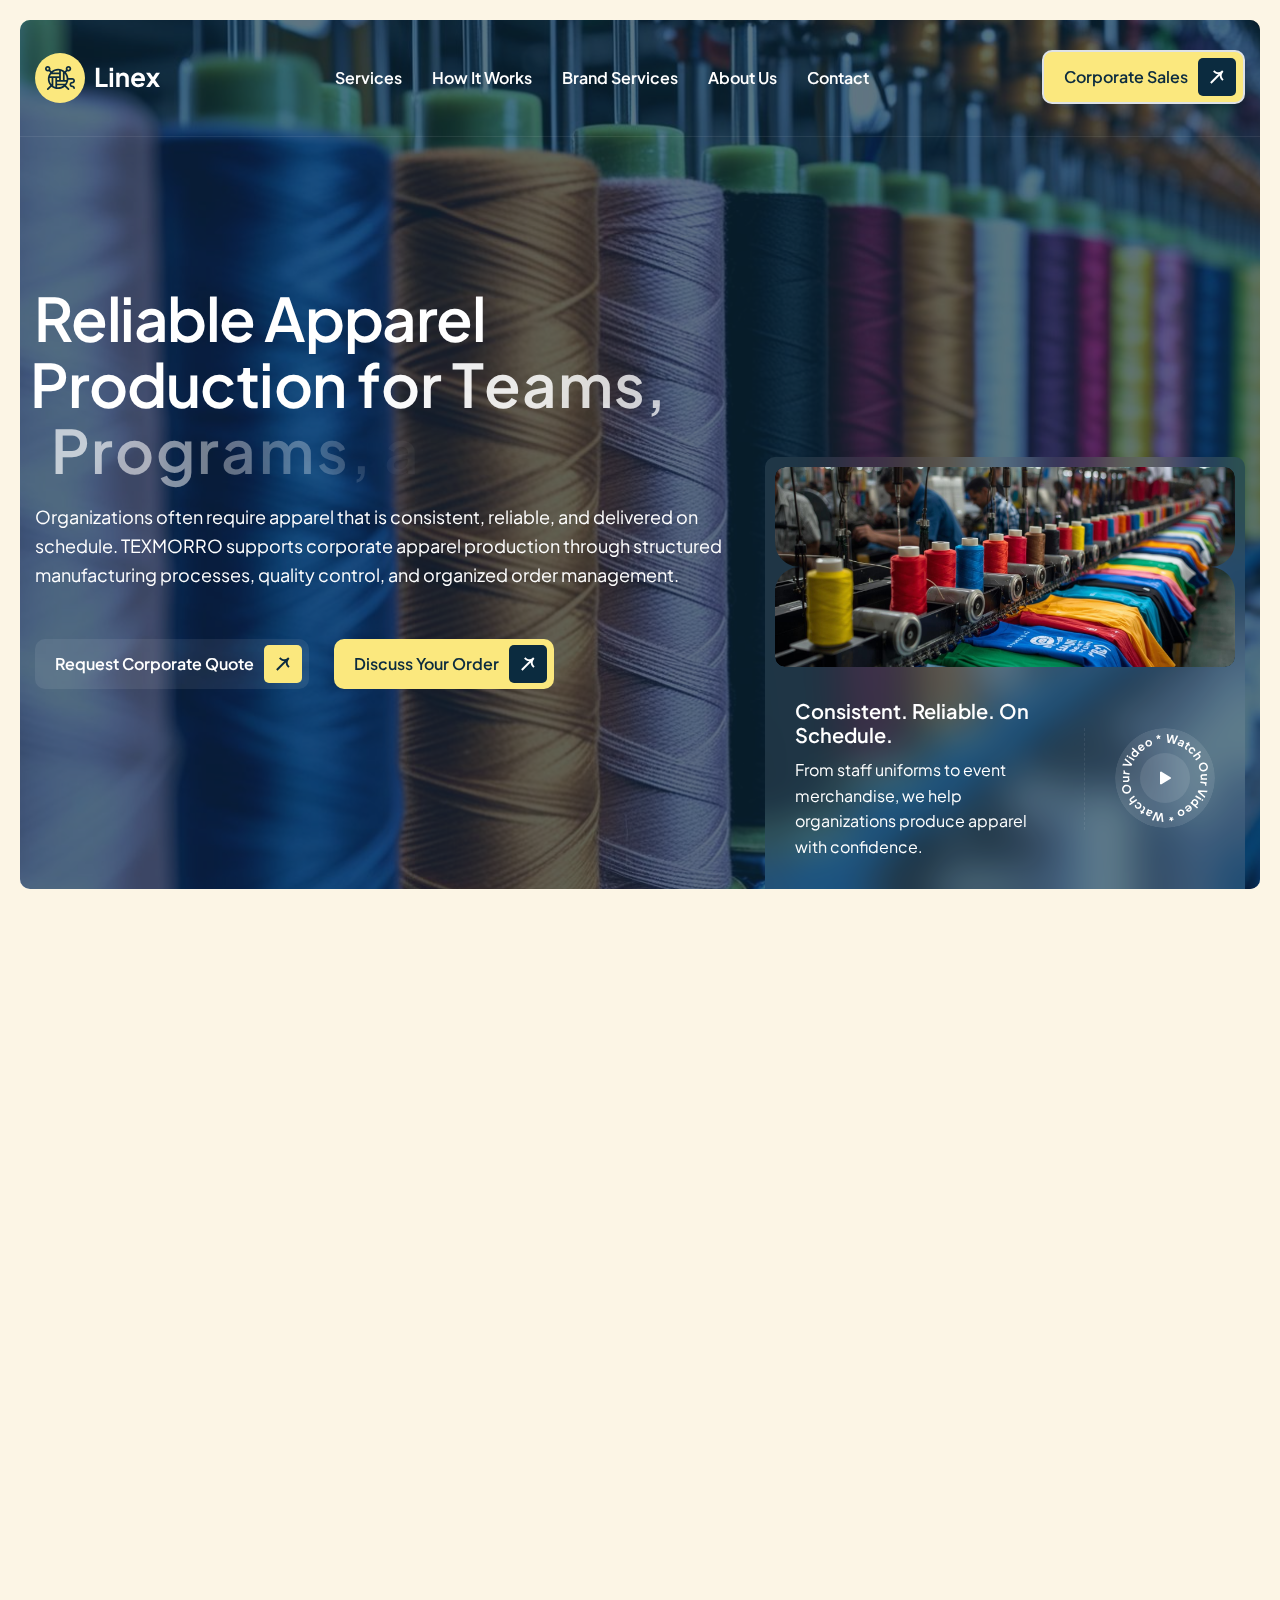
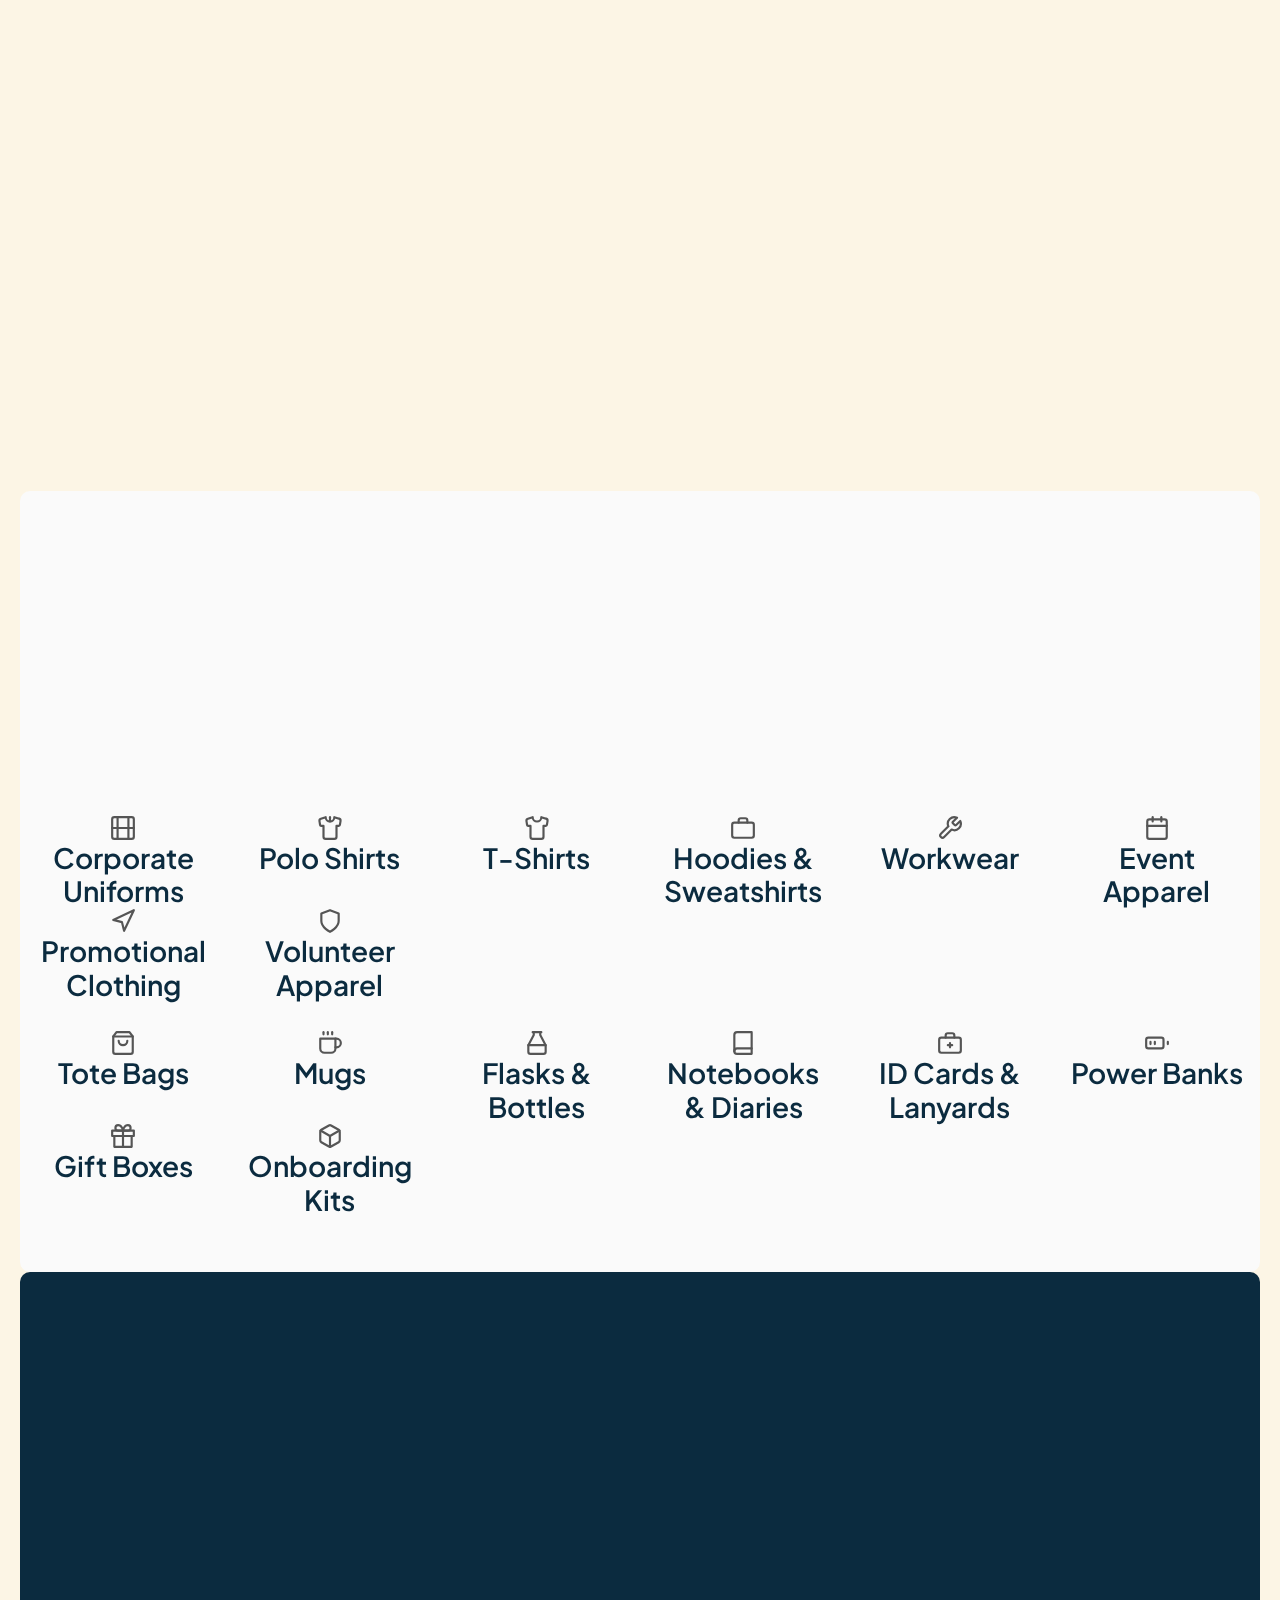
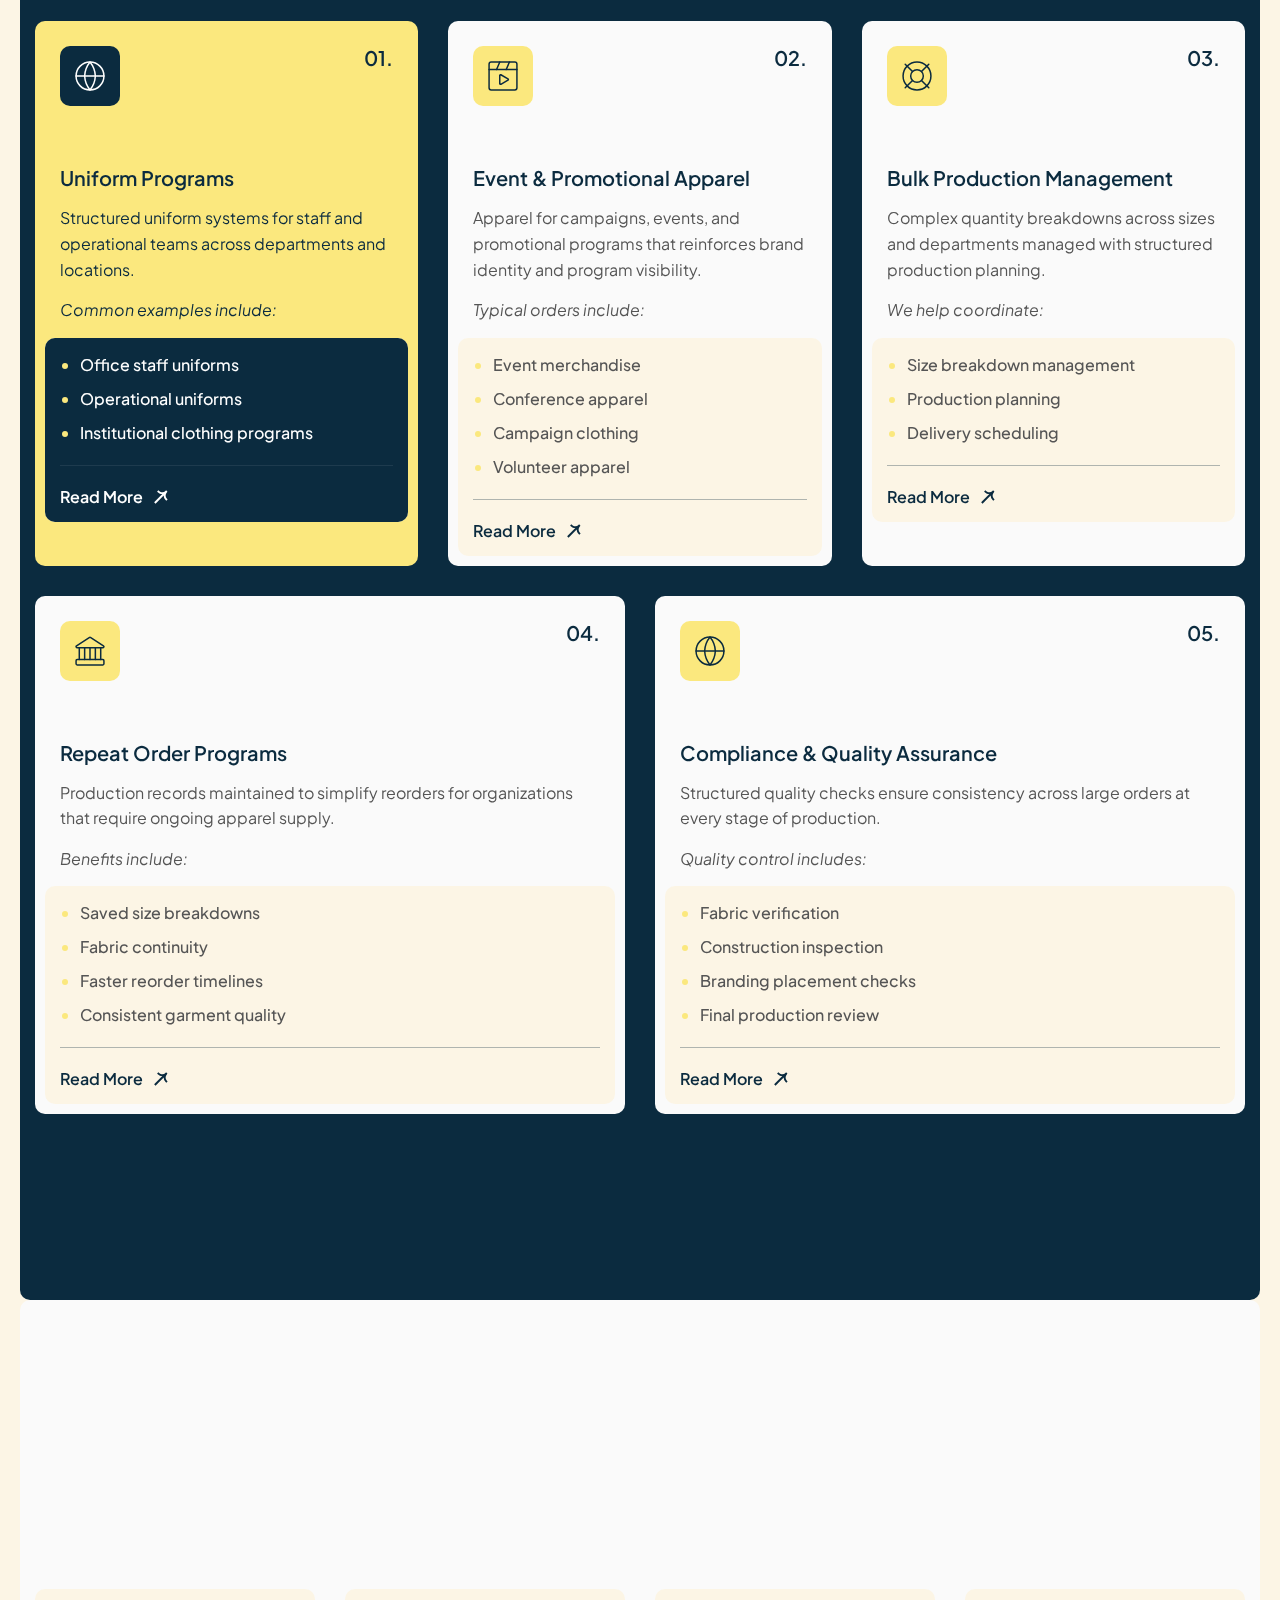
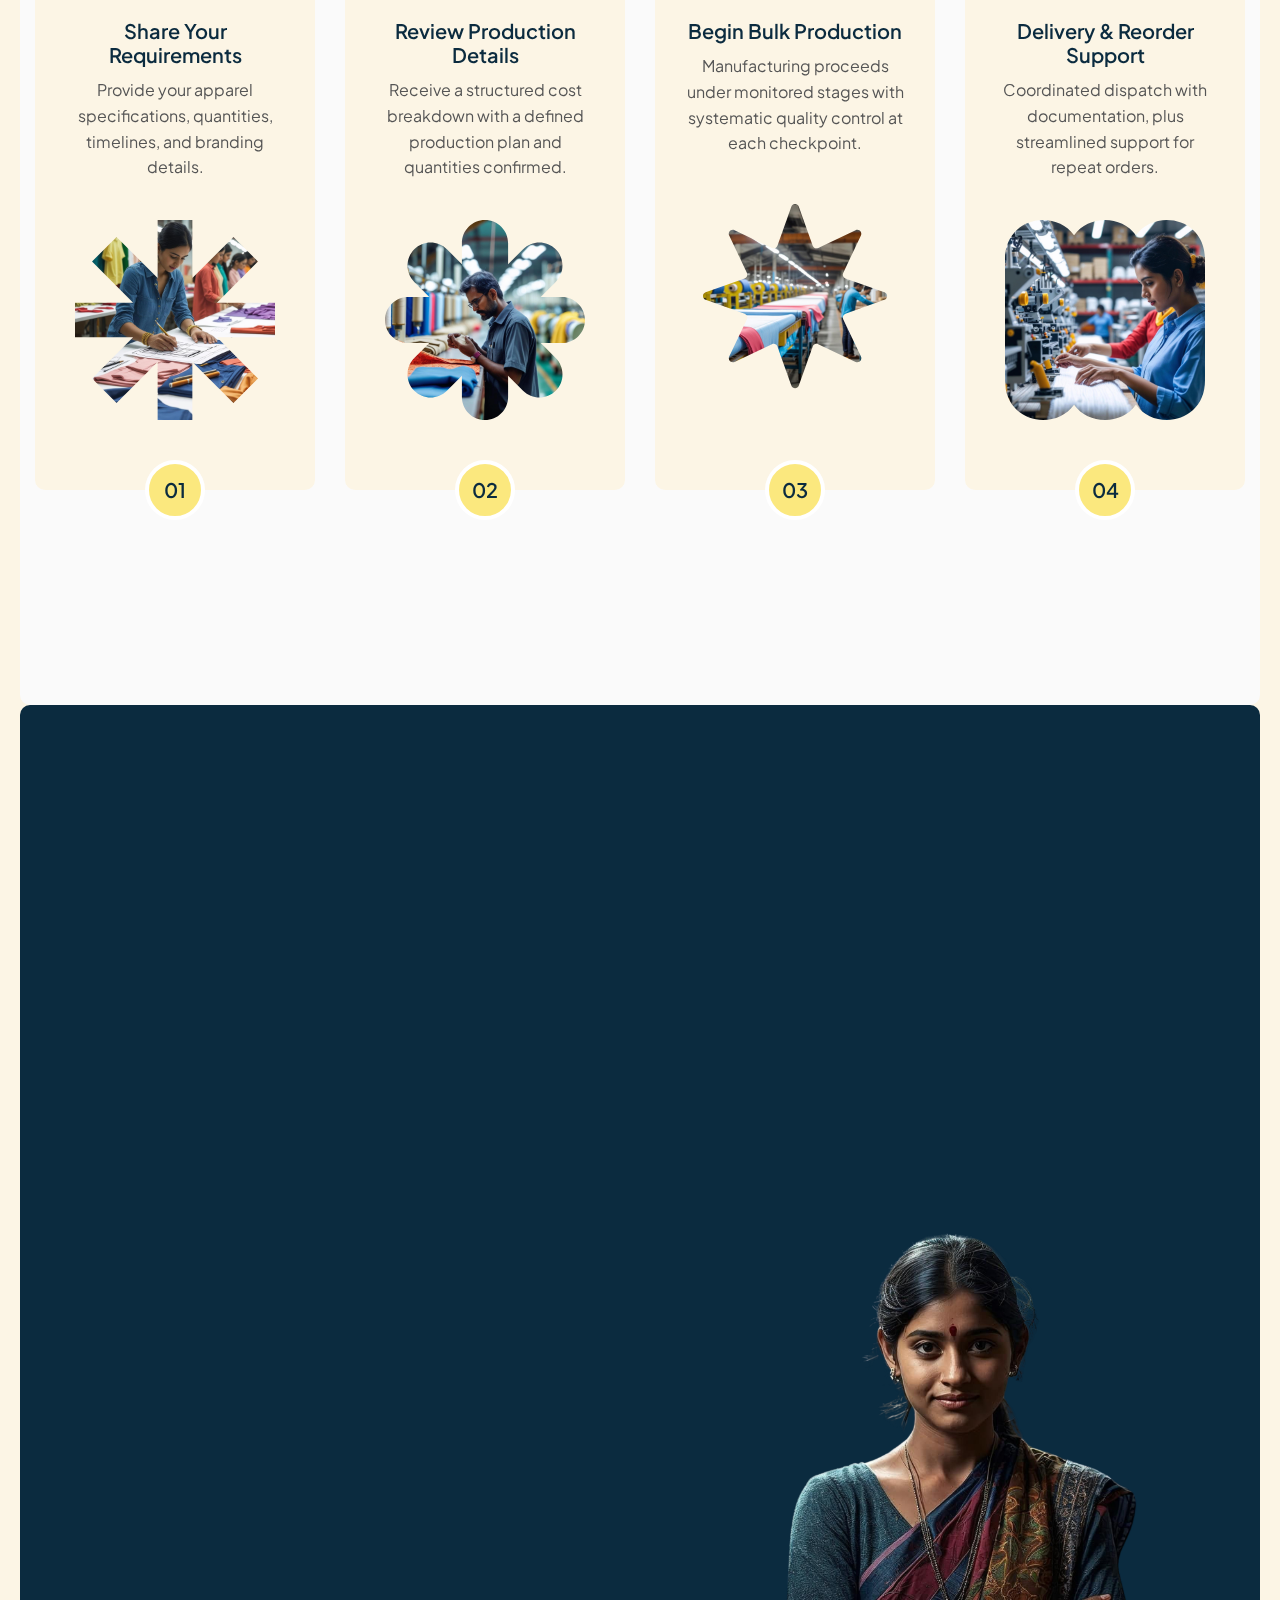
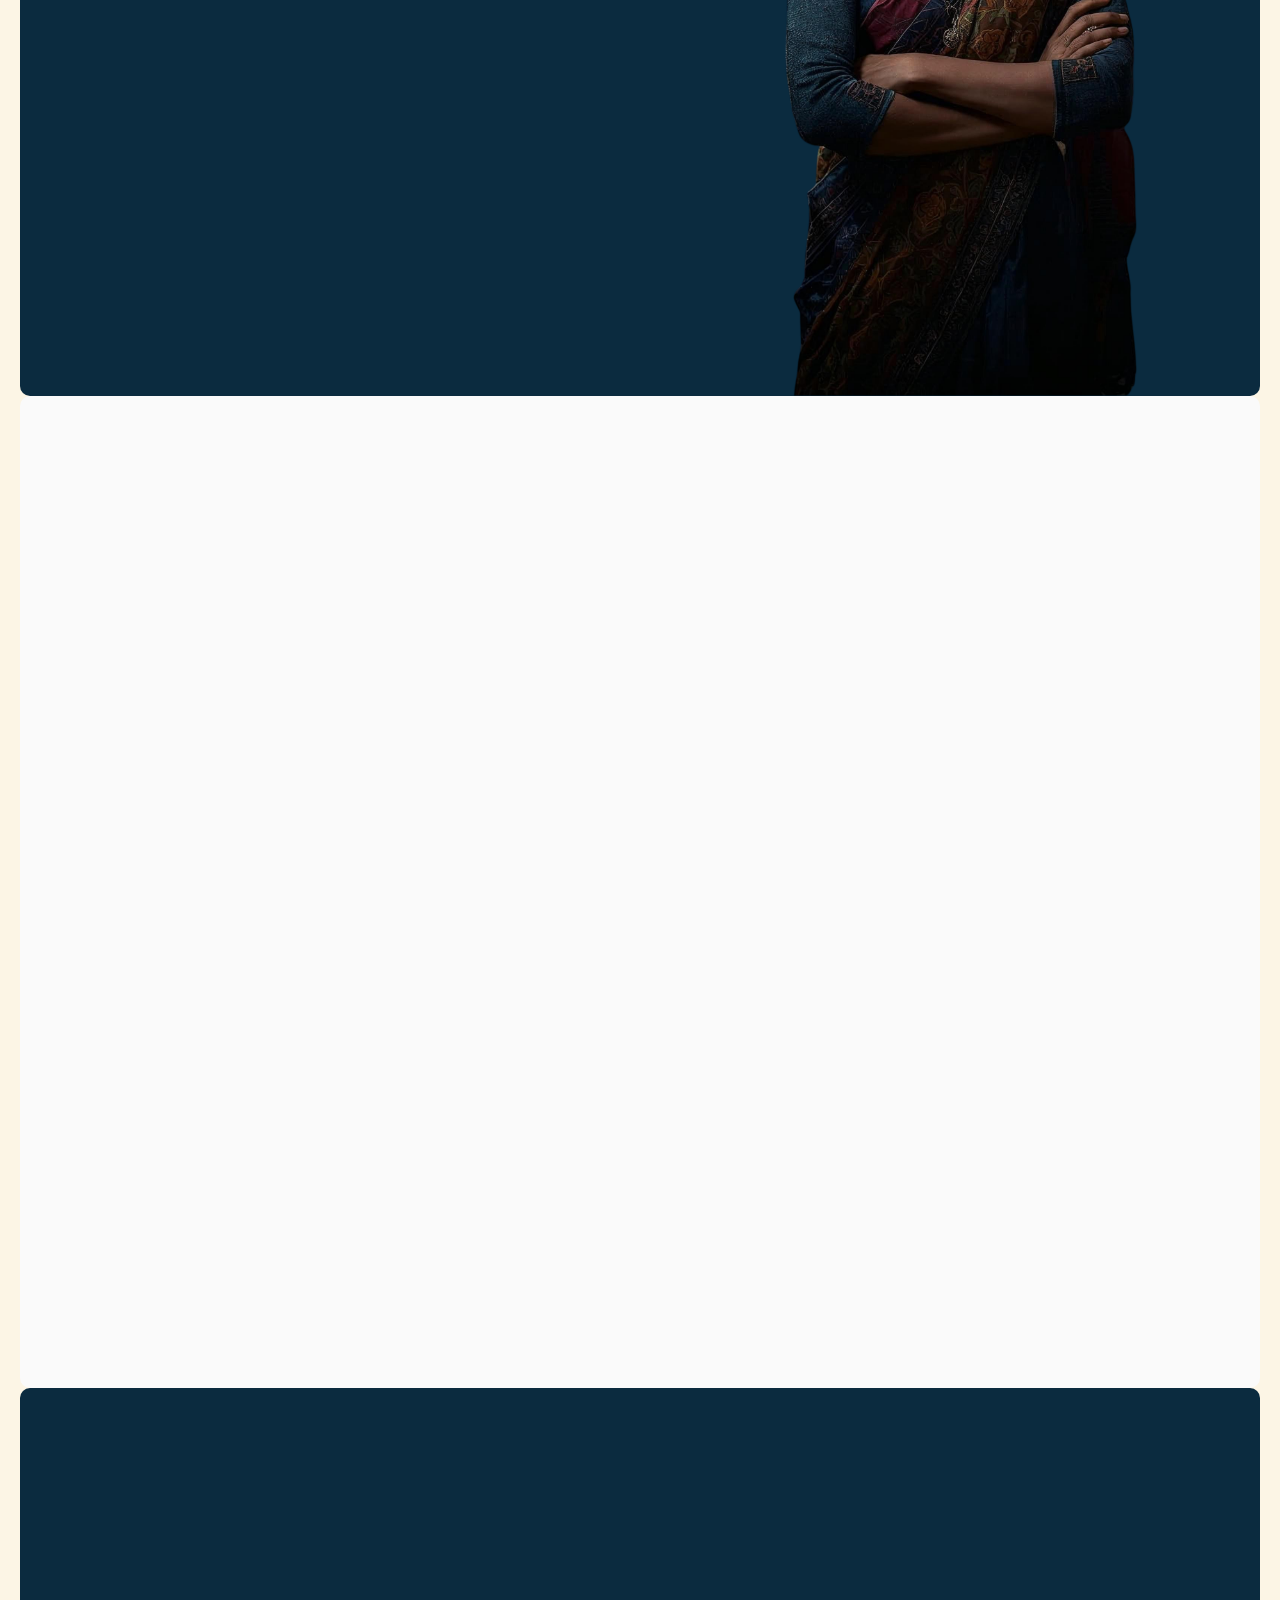
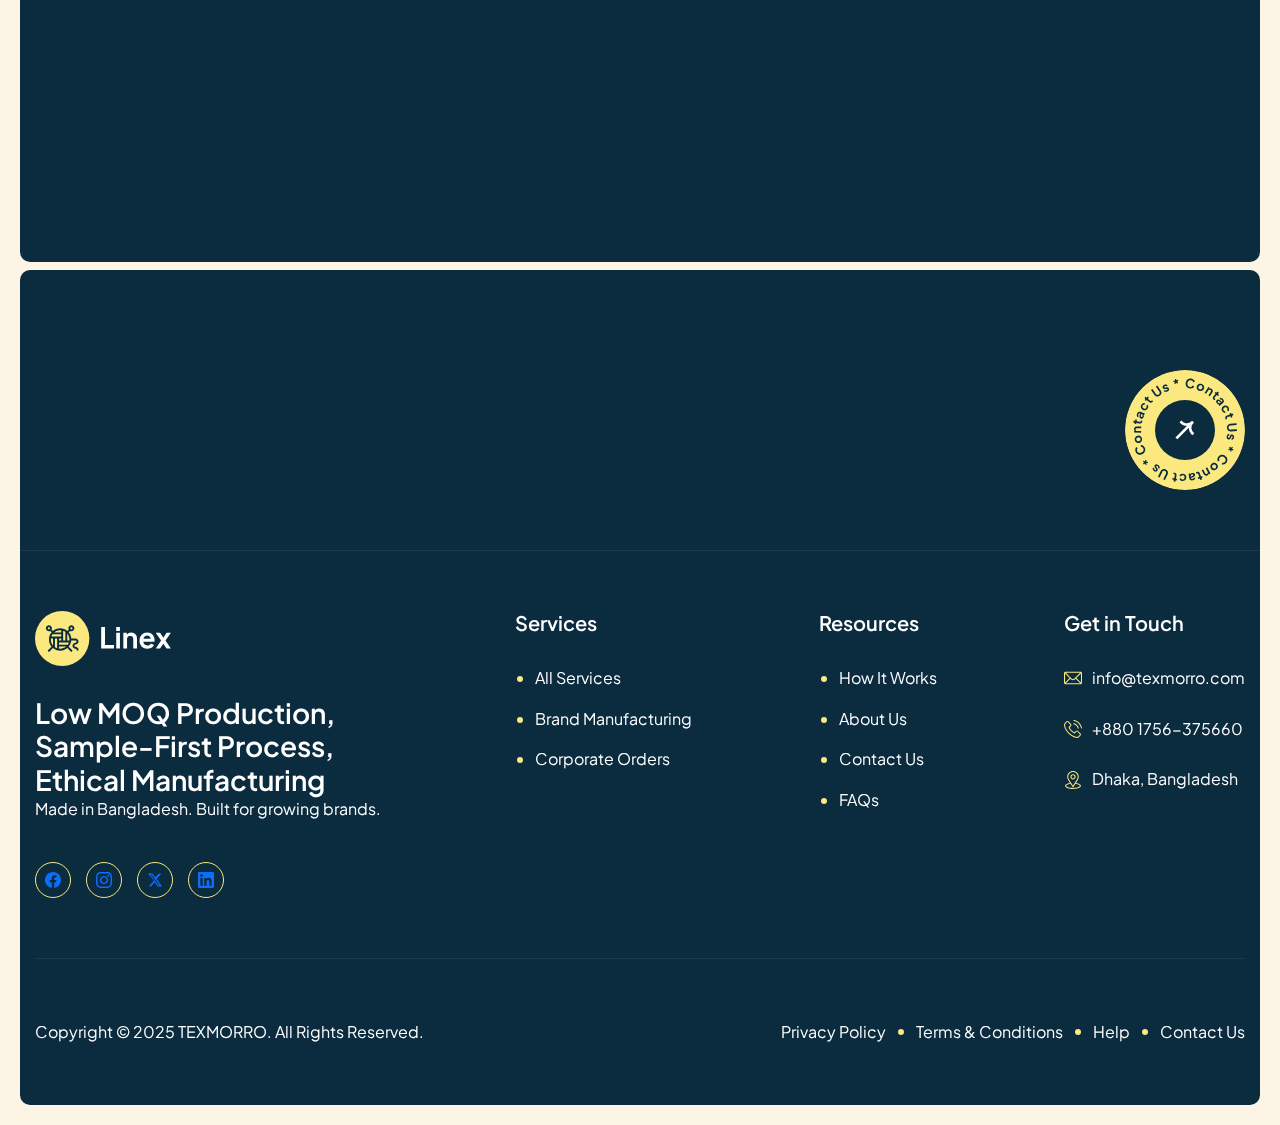
<file: corporate_sales_index.html>
<!doctype html>
<html lang="zxx">
  <head>
    <meta charset="utf-8" />
    <meta http-equiv="X-UA-Compatible" content="IE=edge" />
    <meta
      name="viewport"
      content="width=device-width, initial-scale=1.0, maximum-scale=1"
    />
    <meta
      name="description"
      content="End‑to‑end apparel manufacturing, brand incubation, and corporate merchandise solutions. Built for clarity, quality, and scale."
    />
    <meta
      name="keywords"
      content="apparel manufacturing, brand incubation, corporate merchandise, textiles, fabric production, clothing manufacturing"
    />
    <meta name="author" content="Nuvue Studio" />

    <title>Corporate Sales - Texmorro</title>
    <link rel="shortcut icon" type="image/x-icon" href="images/favicon.png" />

    <link rel="preconnect" href="https://fonts.googleapis.com/" />
    <link rel="preconnect" href="https://fonts.gstatic.com/" crossorigin />
    <link
      href="https://fonts.googleapis.com/css2?family=Plus+Jakarta+Sans:ital,wght@0,200..800;1,200..800&amp;display=swap"
      rel="stylesheet"
    />

    <link href="css/bootstrap.min.css" rel="stylesheet" media="screen" />
    <link href="css/slicknav.min.css" rel="stylesheet" />
    <link rel="stylesheet" href="css/swiper-bundle.min.css" />
    <link href="css/all.min.css" rel="stylesheet" media="screen" />
    <link href="css/animate.css" rel="stylesheet" />
    <link rel="stylesheet" href="css/magnific-popup.css" />
    <link rel="stylesheet" href="css/mousecursor.css" />

    <link href="css/custom.css" rel="stylesheet" media="screen" />
  </head>

  <body>
    <!-- Preloader -->
    <div class="preloader">
      <div class="loading-container">
        <div class="loading"></div>
        <div id="loading-icon"><img src="images/loader.svg" alt="" /></div>
      </div>
    </div>

    <!-- Header -->
    <header class="main-header">
      <div class="header-sticky bg-section">
        <nav class="navbar navbar-expand-lg">
          <div class="container">
            <!-- Logo Start -->
            <a class="navbar-brand" href="index.html">
              <img src="images/logo.svg" alt="Logo" />
            </a>
            <!-- Logo End -->

            <!-- Main Menu Start -->
            <div class="collapse navbar-collapse main-menu">
              <div class="nav-menu-wrapper">
                <ul class="navbar-nav mr-auto" id="menu">
                  <li class="nav-item">
                    <a class="nav-link" href="services.html">Services</a>
                  </li>
                  <li class="nav-item">
                    <a class="nav-link" href="how_it_works.html"
                      >How It Works</a
                    >
                  </li>
                  <li class="nav-item">
                    <a class="nav-link" href="brand_services_index.html"
                      >Brand Services</a
                    >
                  </li>

                  <li class="nav-item">
                    <a class="nav-link" href="about.html">About Us</a>
                  </li>
                  <li class="nav-item">
                    <a class="nav-link" href="contact.html">Contact</a>
                  </li>
                  <li class="mobile-menu-btn">
                    <a
                      href="corporate_sales_index.html"
                      class="btn-default btn-highlighted"
                      >Corporate Sales</a
                    >
                  </li>
                </ul>
              </div>

              <!-- Header Btn Start -->
              <div class="header-btn">
                <a
                  href="corporate_sales_index.html"
                  class="btn-default btn-highlighted border border-2"
                  >Corporate Sales</a
                >
              </div>
              <!-- Header Btn End -->
            </div>
            <!-- Main Menu End -->
            <div class="navbar-toggle"></div>
          </div>
        </nav>
        <div class="responsive-menu"></div>
      </div>
    </header>

    <!-- 1. HERO -->
    <div class="hero bg-section dark-section parallaxie">
      <div class="container">
        <div class="row align-items-end">
          <!-- LEFT CONTENT -->
          <div class="col-xl-7">
            <div class="hero-content">
              <!-- HERO TITLE -->
              <div class="section-title">
                <h1 class="text-anime-style-3" data-cursor="-opaque">
                  Reliable Apparel Production for Teams, Programs, and Events
                </h1>

                <p class="wow fadeInUp" data-wow-delay="0.2s">
                  Organizations often require apparel that is consistent,
                  reliable, and delivered on schedule. TEXMORRO supports
                  corporate apparel production through structured manufacturing
                  processes, quality control, and organized order management.
                </p>
              </div>

              <!-- CTA -->
              <div class="hero-content-btn wow fadeInUp" data-wow-delay="0.4s">
                <a href="contact.html" class="btn-default btn-light">
                  Request Corporate Quote
                </a>
                <a href="contact.html" class="btn-default btn-highlighted">
                  Discuss Your Order
                </a>
              </div>
            </div>
          </div>

          <!-- RIGHT VISUAL -->
          <div class="col-xl-5">
            <div class="hero-info-box">
              <div class="hero-info-image">
                <figure class="image-anime">
                  <img src="images/hero-info-box-img.jpg" alt="" />
                </figure>
              </div>

              <div class="hero-info-body">
                <div class="hero-info-content">
                  <h3>Consistent. Reliable. On Schedule.</h3>
                  <p>
                    From staff uniforms to event merchandise, we help
                    organizations produce apparel with confidence.
                  </p>
                </div>

                <div class="hero-info-video">
                  <a
                    href="https://www.youtube.com/watch?v=Y-x0efG1seA"
                    class="popup-video"
                    data-cursor-text="Watch"
                  >
                    <img src="images/watch-video-circle.svg" alt="" />
                  </a>
                </div>
              </div>
            </div>
          </div>
        </div>
      </div>
    </div>

    <!-- 2. WHO THIS IS FOR -->
    <!-- About Us Section(H3) -->
    <div class="about-us-stone">
      <div class="container">
        <div class="row">
          <div class="col-xl-8">
            <!-- About Us Content Start -->
            <div class="about-us-content-stone">
              <!-- Section Title Start -->
              <div class="section-title">
                <h3 class="wow fadeInUp">
                  Reliable Apparel Production For Organizations
                </h3>
                <h2 class="text-anime-style-3" data-cursor="-opaque">
                  Built for Orders That Require Structure and Scale
                </h2>
              </div>
              <!-- Section Title End -->

              <!-- About Us Body Start -->
              <div class="about-us-body-stone">
                <!-- About-Body-Image Start-->
                <div class="about-body-image-stone">
                  <figure class="image-anime reveal">
                    <img src="images/about-us-image-stone-1.jpg" alt="" />
                  </figure>
                </div>
                <!-- About-Body-Image End-->

                <!-- About-Us-Body-Content Start-->
                <div
                  class="about-us-body-content-stone wow fadeInUp"
                  data-wow-delay="0.2s"
                >
                  <!-- About Body Item List Start -->
                  <div class="about-body-item-list-stone">
                    <!-- About Body Item Start -->
                    <div class="about-body-item-stone">
                      <div class="icon-box">
                        <img src="images/icon-about-item-1.svg" alt="" />
                      </div>
                      <div class="about-body-item-content-stone">
                        <h3>Bulk Apparel Production</h3>
                        <p>
                          Large-quantity orders managed with organized size
                          breakdowns, production planning, and delivery
                          scheduling.
                        </p>
                      </div>
                    </div>
                    <!-- About Body Item End -->

                    <!-- About Body Item Start -->
                    <div class="about-body-item-stone">
                      <div class="icon-box">
                        <img src="images/icon-about-item-2.svg" alt="" />
                      </div>
                      <div class="about-body-item-content-stone">
                        <h3>Uniform Programs</h3>
                        <p>
                          Structured uniform systems for staff and operational
                          teams, maintaining consistency across departments and
                          locations.
                        </p>
                      </div>
                    </div>
                    <!-- About Body Item End -->

                    <!-- About Body Item Start -->
                    <div class="about-body-item-stone">
                      <div class="icon-box">
                        <img src="images/icon-about-item-3.svg" alt="" />
                      </div>
                      <div class="about-body-item-content-stone">
                        <h3>Event Merchandise</h3>
                        <p>
                          Apparel and branded merchandise produced on schedule
                          for campaigns, conferences, and large-scale events.
                        </p>
                      </div>
                    </div>
                    <!-- About Body Item End -->

                    <!-- About Body Item Start -->
                    <div class="about-body-item-stone">
                      <div class="icon-box">
                        <img src="images/icon-about-item-3.svg" alt="" />
                      </div>
                      <div class="about-body-item-content-stone">
                        <h3>Promotional Clothing</h3>
                        <p>
                          Branded garments that reinforce organizational
                          identity across internal teams, programs, and external
                          outreach.
                        </p>
                      </div>
                    </div>
                    <!-- About Body Item End -->
                  </div>
                  <!-- About Body Item List End -->

                  <div class="about-us-btn-stone">
                    <p class="wow fadeInUp" data-wow-delay="0.4s">
                      Corporate apparel orders often involve multiple sizes,
                      departments, and distribution requirements — our process
                      is designed to manage these complexities while maintaining
                      consistent quality.
                    </p>
                  </div>
                </div>
                <!-- About-Us-Body-Content End-->
              </div>
              <!-- About Us Body End -->
            </div>
            <!-- About Us Content End -->
          </div>

          <div class="col-xl-4">
            <!-- About Us Image Start -->
            <div class="about-us-image-stone">
              <figure class="image-anime reveal">
                <img src="images/about-us-image-stone-2.jpg" alt="" />
              </figure>
            </div>
            <!-- About Us Image End -->
          </div>
        </div>
      </div>
    </div>

    <!-- 3. COMMON CORPORATE PRODUCTS -->
    <div class="our-products bg-section">
      <div class="container">
        <div class="row section-row">
          <div class="col-lg-12">
            <div class="section-title section-title-center">
              <h3 class="wow fadeInUp">What We Produce for Organizations</h3>
              <h2 class="text-anime-style-3" data-cursor="-opaque">
                Apparel and Merchandise for Corporate Use
              </h2>
              <p class="wow fadeInUp" data-wow-delay="0.2s">
                From staff uniforms to branded merchandise — everything your
                organization needs produced under one roof.
              </p>
            </div>
          </div>
        </div>

        <div class="row justify-content-start text-center">
          <!-- ── APPAREL ── -->
          <div class="col-12">
            <div class="product-category-label wow fadeInUp">
              <h4>Apparel</h4>
            </div>
          </div>

          <!-- Corporate Uniforms -->
          <div class="col-xl-2 col-lg-3 col-md-4 col-6">
            <div class="product-item">
              <div class="product-item-icon">
                <div class="icon-box">
                  <svg
                    xmlns="http://www.w3.org/2000/svg"
                    width="26"
                    height="26"
                    viewBox="0 0 24 24"
                    fill="none"
                    stroke="currentColor"
                    stroke-width="2"
                    stroke-linecap="round"
                    stroke-linejoin="round"
                  >
                    <rect x="2" y="2" width="20" height="20" rx="2" />
                    <path d="M7 2v20M17 2v20M2 12h20" />
                  </svg>
                </div>
              </div>
              <div class="product-item-content">
                <h3>Corporate Uniforms</h3>
              </div>
            </div>
          </div>

          <!-- Polo Shirts -->
          <div class="col-xl-2 col-lg-3 col-md-4 col-6">
            <div class="product-item">
              <div class="product-item-icon">
                <div class="icon-box">
                  <svg
                    xmlns="http://www.w3.org/2000/svg"
                    width="26"
                    height="26"
                    viewBox="0 0 24 24"
                    fill="none"
                    stroke="currentColor"
                    stroke-width="2"
                    stroke-linecap="round"
                    stroke-linejoin="round"
                  >
                    <path
                      d="M20.38 3.46 16 2a4 4 0 0 1-8 0L3.62 3.46a2 2 0 0 0-1.34 2.23l.58 3.57a1 1 0 0 0 .99.84H6v10c0 1.1.9 2 2 2h8a2 2 0 0 0 2-2V10h2.15a1 1 0 0 0 .99-.84l.58-3.57a2 2 0 0 0-1.34-2.23z"
                    />
                    <line x1="12" y1="2" x2="12" y2="6" />
                  </svg>
                </div>
              </div>
              <div class="product-item-content"><h3>Polo Shirts</h3></div>
            </div>
          </div>

          <!-- T-Shirts -->
          <div class="col-xl-2 col-lg-3 col-md-4 col-6">
            <div class="product-item">
              <div class="product-item-icon">
                <div class="icon-box">
                  <svg
                    xmlns="http://www.w3.org/2000/svg"
                    width="26"
                    height="26"
                    viewBox="0 0 24 24"
                    fill="none"
                    stroke="currentColor"
                    stroke-width="2"
                    stroke-linecap="round"
                    stroke-linejoin="round"
                  >
                    <path
                      d="M20.38 3.46 16 2a4 4 0 0 1-8 0L3.62 3.46a2 2 0 0 0-1.34 2.23l.58 3.57a1 1 0 0 0 .99.84H6v10c0 1.1.9 2 2 2h8a2 2 0 0 0 2-2V10h2.15a1 1 0 0 0 .99-.84l.58-3.57a2 2 0 0 0-1.34-2.23z"
                    />
                  </svg>
                </div>
              </div>
              <div class="product-item-content"><h3>T-Shirts</h3></div>
            </div>
          </div>

          <!-- Hoodies & Sweatshirts -->
          <div class="col-xl-2 col-lg-3 col-md-4 col-6">
            <div class="product-item">
              <div class="product-item-icon">
                <div class="icon-box">
                  <svg
                    xmlns="http://www.w3.org/2000/svg"
                    width="26"
                    height="26"
                    viewBox="0 0 24 24"
                    fill="none"
                    stroke="currentColor"
                    stroke-width="2"
                    stroke-linecap="round"
                    stroke-linejoin="round"
                  >
                    <rect x="2" y="7" width="20" height="14" rx="2" />
                    <path d="M16 7V5a2 2 0 0 0-2-2h-4a2 2 0 0 0-2 2v2" />
                  </svg>
                </div>
              </div>
              <div class="product-item-content">
                <h3>Hoodies &amp; Sweatshirts</h3>
              </div>
            </div>
          </div>

          <!-- Workwear -->
          <div class="col-xl-2 col-lg-3 col-md-4 col-6">
            <div class="product-item">
              <div class="product-item-icon">
                <div class="icon-box">
                  <svg
                    xmlns="http://www.w3.org/2000/svg"
                    width="26"
                    height="26"
                    viewBox="0 0 24 24"
                    fill="none"
                    stroke="currentColor"
                    stroke-width="2"
                    stroke-linecap="round"
                    stroke-linejoin="round"
                  >
                    <path
                      d="M14.7 6.3a1 1 0 0 0 0 1.4l1.6 1.6a1 1 0 0 0 1.4 0l3.77-3.77a6 6 0 0 1-7.94 7.94l-6.91 6.91a2.12 2.12 0 0 1-3-3l6.91-6.91a6 6 0 0 1 7.94-7.94l-3.76 3.76z"
                    />
                  </svg>
                </div>
              </div>
              <div class="product-item-content"><h3>Workwear</h3></div>
            </div>
          </div>

          <!-- Event Apparel -->
          <div class="col-xl-2 col-lg-3 col-md-4 col-6">
            <div class="product-item">
              <div class="product-item-icon">
                <div class="icon-box">
                  <svg
                    xmlns="http://www.w3.org/2000/svg"
                    width="26"
                    height="26"
                    viewBox="0 0 24 24"
                    fill="none"
                    stroke="currentColor"
                    stroke-width="2"
                    stroke-linecap="round"
                    stroke-linejoin="round"
                  >
                    <rect x="3" y="4" width="18" height="18" rx="2" />
                    <line x1="16" y1="2" x2="16" y2="6" />
                    <line x1="8" y1="2" x2="8" y2="6" />
                    <line x1="3" y1="10" x2="21" y2="10" />
                  </svg>
                </div>
              </div>
              <div class="product-item-content"><h3>Event Apparel</h3></div>
            </div>
          </div>

          <!-- Promotional Clothing -->
          <div class="col-xl-2 col-lg-3 col-md-4 col-6">
            <div class="product-item">
              <div class="product-item-icon">
                <div class="icon-box">
                  <svg
                    xmlns="http://www.w3.org/2000/svg"
                    width="26"
                    height="26"
                    viewBox="0 0 24 24"
                    fill="none"
                    stroke="currentColor"
                    stroke-width="2"
                    stroke-linecap="round"
                    stroke-linejoin="round"
                  >
                    <path d="m3 11 19-9-9 19-2-8-8-2z" />
                  </svg>
                </div>
              </div>
              <div class="product-item-content">
                <h3>Promotional Clothing</h3>
              </div>
            </div>
          </div>

          <!-- Volunteer Apparel -->
          <div class="col-xl-2 col-lg-3 col-md-4 col-6">
            <div class="product-item">
              <div class="product-item-icon">
                <div class="icon-box">
                  <svg
                    xmlns="http://www.w3.org/2000/svg"
                    width="26"
                    height="26"
                    viewBox="0 0 24 24"
                    fill="none"
                    stroke="currentColor"
                    stroke-width="2"
                    stroke-linecap="round"
                    stroke-linejoin="round"
                  >
                    <path d="M12 22s8-4 8-10V5l-8-3-8 3v7c0 6 8 10 8 10z" />
                  </svg>
                </div>
              </div>
              <div class="product-item-content"><h3>Volunteer Apparel</h3></div>
            </div>
          </div>

          <!-- ── MERCHANDISE ── -->
          <div class="col-12">
            <div class="product-category-label wow fadeInUp">
              <h4>Merchandise</h4>
            </div>
          </div>

          <!-- Tote Bags -->
          <div class="col-xl-2 col-lg-3 col-md-4 col-6">
            <div class="product-item">
              <div class="product-item-icon">
                <div class="icon-box">
                  <svg
                    xmlns="http://www.w3.org/2000/svg"
                    width="26"
                    height="26"
                    viewBox="0 0 24 24"
                    fill="none"
                    stroke="currentColor"
                    stroke-width="2"
                    stroke-linecap="round"
                    stroke-linejoin="round"
                  >
                    <path
                      d="M6 2 3 6v14a2 2 0 0 0 2 2h14a2 2 0 0 0 2-2V6l-3-4z"
                    />
                    <line x1="3" y1="6" x2="21" y2="6" />
                    <path d="M16 10a4 4 0 0 1-8 0" />
                  </svg>
                </div>
              </div>
              <div class="product-item-content"><h3>Tote Bags</h3></div>
            </div>
          </div>

          <!-- Mugs -->
          <div class="col-xl-2 col-lg-3 col-md-4 col-6">
            <div class="product-item">
              <div class="product-item-icon">
                <div class="icon-box">
                  <svg
                    xmlns="http://www.w3.org/2000/svg"
                    width="26"
                    height="26"
                    viewBox="0 0 24 24"
                    fill="none"
                    stroke="currentColor"
                    stroke-width="2"
                    stroke-linecap="round"
                    stroke-linejoin="round"
                  >
                    <path d="M17 8h1a4 4 0 0 1 0 8h-1" />
                    <path d="M3 8h14v9a4 4 0 0 1-4 4H7a4 4 0 0 1-4-4V8z" />
                    <line x1="6" y1="2" x2="6" y2="4" />
                    <line x1="10" y1="2" x2="10" y2="4" />
                    <line x1="14" y1="2" x2="14" y2="4" />
                  </svg>
                </div>
              </div>
              <div class="product-item-content"><h3>Mugs</h3></div>
            </div>
          </div>

          <!-- Flasks & Bottles -->
          <div class="col-xl-2 col-lg-3 col-md-4 col-6">
            <div class="product-item">
              <div class="product-item-icon">
                <div class="icon-box">
                  <svg
                    xmlns="http://www.w3.org/2000/svg"
                    width="26"
                    height="26"
                    viewBox="0 0 24 24"
                    fill="none"
                    stroke="currentColor"
                    stroke-width="2"
                    stroke-linecap="round"
                    stroke-linejoin="round"
                  >
                    <line x1="8" y1="2" x2="16" y2="2" />
                    <path
                      d="M9 2v2.6L4 14v6a2 2 0 0 0 2 2h12a2 2 0 0 0 2-2v-6L15 4.6V2"
                    />
                    <line x1="4" y1="14" x2="20" y2="14" />
                  </svg>
                </div>
              </div>
              <div class="product-item-content">
                <h3>Flasks &amp; Bottles</h3>
              </div>
            </div>
          </div>

          <!-- Notebooks & Diaries -->
          <div class="col-xl-2 col-lg-3 col-md-4 col-6">
            <div class="product-item">
              <div class="product-item-icon">
                <div class="icon-box">
                  <svg
                    xmlns="http://www.w3.org/2000/svg"
                    width="26"
                    height="26"
                    viewBox="0 0 24 24"
                    fill="none"
                    stroke="currentColor"
                    stroke-width="2"
                    stroke-linecap="round"
                    stroke-linejoin="round"
                  >
                    <path d="M4 19.5A2.5 2.5 0 0 1 6.5 17H20" />
                    <path
                      d="M6.5 2H20v20H6.5A2.5 2.5 0 0 1 4 19.5v-15A2.5 2.5 0 0 1 6.5 2z"
                    />
                  </svg>
                </div>
              </div>
              <div class="product-item-content">
                <h3>Notebooks &amp; Diaries</h3>
              </div>
            </div>
          </div>

          <!-- ID Cards & Lanyards -->
          <div class="col-xl-2 col-lg-3 col-md-4 col-6">
            <div class="product-item">
              <div class="product-item-icon">
                <div class="icon-box">
                  <svg
                    xmlns="http://www.w3.org/2000/svg"
                    width="26"
                    height="26"
                    viewBox="0 0 24 24"
                    fill="none"
                    stroke="currentColor"
                    stroke-width="2"
                    stroke-linecap="round"
                    stroke-linejoin="round"
                  >
                    <rect x="2" y="7" width="20" height="14" rx="2" />
                    <path d="M8 7V5a2 2 0 0 1 2-2h4a2 2 0 0 1 2 2v2" />
                    <line x1="12" y1="12" x2="12" y2="16" />
                    <line x1="10" y1="14" x2="14" y2="14" />
                  </svg>
                </div>
              </div>
              <div class="product-item-content">
                <h3>ID Cards &amp; Lanyards</h3>
              </div>
            </div>
          </div>

          <!-- Power Banks -->
          <div class="col-xl-2 col-lg-3 col-md-4 col-6">
            <div class="product-item">
              <div class="product-item-icon">
                <div class="icon-box">
                  <svg
                    xmlns="http://www.w3.org/2000/svg"
                    width="26"
                    height="26"
                    viewBox="0 0 24 24"
                    fill="none"
                    stroke="currentColor"
                    stroke-width="2"
                    stroke-linecap="round"
                    stroke-linejoin="round"
                  >
                    <rect x="2" y="7" width="16" height="10" rx="2" />
                    <line x1="22" y1="11" x2="22" y2="13" />
                    <line x1="6" y1="11" x2="6" y2="13" />
                    <line x1="10" y1="11" x2="10" y2="13" />
                  </svg>
                </div>
              </div>
              <div class="product-item-content"><h3>Power Banks</h3></div>
            </div>
          </div>

          <!-- Gift Boxes -->
          <div class="col-xl-2 col-lg-3 col-md-4 col-6">
            <div class="product-item">
              <div class="product-item-icon">
                <div class="icon-box">
                  <svg
                    xmlns="http://www.w3.org/2000/svg"
                    width="26"
                    height="26"
                    viewBox="0 0 24 24"
                    fill="none"
                    stroke="currentColor"
                    stroke-width="2"
                    stroke-linecap="round"
                    stroke-linejoin="round"
                  >
                    <polyline points="20 12 20 22 4 22 4 12" />
                    <rect x="2" y="7" width="20" height="5" />
                    <path d="M12 22V7" />
                    <path d="M12 7H7.5a2.5 2.5 0 0 1 0-5C11 2 12 7 12 7z" />
                    <path d="M12 7h4.5a2.5 2.5 0 0 0 0-5C13 2 12 7 12 7z" />
                  </svg>
                </div>
              </div>
              <div class="product-item-content"><h3>Gift Boxes</h3></div>
            </div>
          </div>

          <!-- Onboarding Kits -->
          <div class="col-xl-2 col-lg-3 col-md-4 col-6">
            <div class="product-item">
              <div class="product-item-icon">
                <div class="icon-box">
                  <svg
                    xmlns="http://www.w3.org/2000/svg"
                    width="26"
                    height="26"
                    viewBox="0 0 24 24"
                    fill="none"
                    stroke="currentColor"
                    stroke-width="2"
                    stroke-linecap="round"
                    stroke-linejoin="round"
                  >
                    <path
                      d="M21 16V8a2 2 0 0 0-1-1.73l-7-4a2 2 0 0 0-2 0l-7 4A2 2 0 0 0 3 8v8a2 2 0 0 0 1 1.73l7 4a2 2 0 0 0 2 0l7-4A2 2 0 0 0 21 16z"
                    />
                    <polyline points="3.27 6.96 12 12.01 20.73 6.96" />
                    <line x1="12" y1="22.08" x2="12" y2="12" />
                  </svg>
                </div>
              </div>
              <div class="product-item-content"><h3>Onboarding Kits</h3></div>
            </div>
          </div>
        </div>

        <div class="row">
          <div class="col-lg-12">
            <div class="section-footer-text wow fadeInUp" data-wow-delay="0.2s">
              <p>
                From staff uniforms to branded merchandise —
                <span>everything your organization needs</span> produced under
                one roof.
              </p>
            </div>
          </div>
        </div>
      </div>
    </div>

    <!-- 4. CORPORATE APPAREL SERVICES -->
    <div class="our-services bg-section dark-section">
      <div class="container">
        <div class="row section-row align-items-center">
          <div class="col-xl-7">
            <div class="section-title">
              <h3 class="wow fadeInUp">Corporate Apparel Services</h3>
              <h2 class="text-anime-style-3" data-cursor="-opaque">
                Structured Services for Organizational Needs
              </h2>
            </div>
          </div>
          <div class="col-xl-5">
            <div class="section-content-btn">
              <div
                class="section-title-content wow fadeInUp"
                data-wow-delay="0.2s"
              >
                <p>
                  From uniform programs to repeat order management — every
                  service is built around reliability and consistency at scale.
                </p>
              </div>
              <div class="section-btn wow fadeInUp" data-wow-delay="0.4s">
                <a href="services.html" class="btn-default btn-highlighted"
                  >View All Services</a
                >
              </div>
            </div>
          </div>
        </div>

        <div class="row services-item-list">
          <!-- Service 1 -->
          <div class="col-xl-4 col-md-6">
            <div class="services-item active">
              <div class="service-info-box">
                <div class="services-item-header">
                  <div class="icon-box">
                    <img src="images/icon-services-1.svg" alt="" />
                  </div>
                  <div class="service-item-no"><h3>01.</h3></div>
                </div>
                <div class="services-item-content">
                  <h3><a href="service-single.html">Uniform Programs</a></h3>
                  <p>
                    Structured uniform systems for staff and operational teams
                    across departments and locations.
                  </p>
                  <p style="font-style: oblique">Common examples include:</p>
                </div>
              </div>
              <div class="services-item-body">
                <div class="services-item-body-list">
                  <ul>
                    <li>Office staff uniforms</li>
                    <li>Operational uniforms</li>
                    <li>Institutional clothing programs</li>
                  </ul>
                </div>
                <div class="services-item-btn">
                  <a href="service-single.html" class="readmore-btn"
                    >read more</a
                  >
                </div>
              </div>
            </div>
          </div>

          <!-- Service 2 -->
          <div class="col-xl-4 col-md-6">
            <div class="services-item">
              <div class="service-info-box">
                <div class="services-item-header">
                  <div class="icon-box">
                    <img src="images/icon-services-2.svg" alt="" />
                  </div>
                  <div class="service-item-no"><h3>02.</h3></div>
                </div>
                <div class="services-item-content">
                  <h3>
                    <a href="service-single.html"
                      >Event &amp; Promotional Apparel</a
                    >
                  </h3>
                  <p>
                    Apparel for campaigns, events, and promotional programs that
                    reinforces brand identity and program visibility.
                  </p>
                  <p style="font-style: oblique">Typical orders include:</p>
                </div>
              </div>
              <div class="services-item-body">
                <div class="services-item-body-list">
                  <ul>
                    <li>Event merchandise</li>
                    <li>Conference apparel</li>
                    <li>Campaign clothing</li>
                    <li>Volunteer apparel</li>
                  </ul>
                </div>
                <div class="services-item-btn">
                  <a href="service-single.html" class="readmore-btn"
                    >read more</a
                  >
                </div>
              </div>
            </div>
          </div>

          <!-- Service 3 -->
          <div class="col-xl-4 col-md-6">
            <div class="services-item">
              <div class="service-info-box">
                <div class="services-item-header">
                  <div class="icon-box">
                    <img src="images/icon-services-3.svg" alt="" />
                  </div>
                  <div class="service-item-no"><h3>03.</h3></div>
                </div>
                <div class="services-item-content">
                  <h3>
                    <a href="service-single.html">Bulk Production Management</a>
                  </h3>
                  <p>
                    Complex quantity breakdowns across sizes and departments
                    managed with structured production planning.
                  </p>
                  <p style="font-style: oblique">We help coordinate:</p>
                </div>
              </div>
              <div class="services-item-body">
                <div class="services-item-body-list">
                  <ul>
                    <li>Size breakdown management</li>
                    <li>Production planning</li>
                    <li>Delivery scheduling</li>
                  </ul>
                </div>
                <div class="services-item-btn">
                  <a href="service-single.html" class="readmore-btn"
                    >read more</a
                  >
                </div>
              </div>
            </div>
          </div>

          <!-- Service 4 -->
          <div class="col-xl-6 col-md-6">
            <div class="services-item">
              <div class="service-info-box">
                <div class="services-item-header">
                  <div class="icon-box">
                    <img src="images/icon-services-4.svg" alt="" />
                  </div>
                  <div class="service-item-no"><h3>04.</h3></div>
                </div>
                <div class="services-item-content">
                  <h3>
                    <a href="service-single.html">Repeat Order Programs</a>
                  </h3>
                  <p>
                    Production records maintained to simplify reorders for
                    organizations that require ongoing apparel supply.
                  </p>
                  <p style="font-style: oblique">Benefits include:</p>
                </div>
              </div>
              <div class="services-item-body">
                <div class="services-item-body-list">
                  <ul>
                    <li>Saved size breakdowns</li>
                    <li>Fabric continuity</li>
                    <li>Faster reorder timelines</li>
                    <li>Consistent garment quality</li>
                  </ul>
                </div>
                <div class="services-item-btn">
                  <a href="service-single.html" class="readmore-btn"
                    >read more</a
                  >
                </div>
              </div>
            </div>
          </div>

          <!-- Service 5 -->
          <div class="col-xl-6 col-md-6">
            <div class="services-item">
              <div class="service-info-box">
                <div class="services-item-header">
                  <div class="icon-box">
                    <img src="images/icon-services-1.svg" alt="" />
                  </div>
                  <div class="service-item-no"><h3>05.</h3></div>
                </div>
                <div class="services-item-content">
                  <h3>
                    <a href="service-single.html"
                      >Compliance &amp; Quality Assurance</a
                    >
                  </h3>
                  <p>
                    Structured quality checks ensure consistency across large
                    orders at every stage of production.
                  </p>
                  <p style="font-style: oblique">Quality control includes:</p>
                </div>
              </div>
              <div class="services-item-body">
                <div class="services-item-body-list">
                  <ul>
                    <li>Fabric verification</li>
                    <li>Construction inspection</li>
                    <li>Branding placement checks</li>
                    <li>Final production review</li>
                  </ul>
                </div>
                <div class="services-item-btn">
                  <a href="service-single.html" class="readmore-btn"
                    >read more</a
                  >
                </div>
              </div>
            </div>
          </div>

          <div class="col-lg-12">
            <div class="section-footer-text wow fadeInUp" data-wow-delay="0.4s">
              <p>
                Need a structured solution for your organization?
                <span>We'll walk you through it.</span>
                <a href="contact.html">Request a Quote</a>
              </p>
            </div>
          </div>
        </div>
      </div>
    </div>

    <!-- 5. HOW CORPORATE PRODUCTION WORKS -->
    <div class="how-it-work bg-section">
      <div class="container">
        <div class="row section-row">
          <div class="col-lg-12">
            <div class="section-title section-title-center">
              <h3 class="wow fadeInUp">How Corporate Production Works</h3>
              <h2 class="text-anime-style-3" data-cursor="-opaque">
                A Clear Process for Large Orders
              </h2>
            </div>
          </div>
        </div>

        <div class="row">
          <div class="col-xl-3 col-md-6">
            <div class="how-it-work-item box-1">
              <div class="how-work-item-body">
                <div class="how-work-item-content">
                  <h3>Share Your Requirements</h3>
                  <p>
                    Provide your apparel specifications, quantities, timelines,
                    and branding details.
                  </p>
                </div>
                <div class="how-work-item-image">
                  <figure>
                    <img src="images/work-item-image-1.jpg" alt="" />
                  </figure>
                </div>
              </div>
              <div class="how-work-item-no"><h3>01</h3></div>
            </div>
          </div>

          <div class="col-xl-3 col-md-6">
            <div class="how-it-work-item box-2">
              <div class="how-work-item-body">
                <div class="how-work-item-content">
                  <h3>Review Production Details</h3>
                  <p>
                    Receive a structured cost breakdown with a defined
                    production plan and quantities confirmed.
                  </p>
                </div>
                <div class="how-work-item-image">
                  <figure>
                    <img src="images/work-item-image-2.jpg" alt="" />
                  </figure>
                </div>
              </div>
              <div class="how-work-item-no"><h3>02</h3></div>
            </div>
          </div>

          <div class="col-xl-3 col-md-6">
            <div class="how-it-work-item box-3">
              <div class="how-work-item-body">
                <div class="how-work-item-content">
                  <h3>Begin Bulk Production</h3>
                  <p>
                    Manufacturing proceeds under monitored stages with
                    systematic quality control at each checkpoint.
                  </p>
                </div>
                <div class="how-work-item-image">
                  <figure>
                    <img src="images/work-item-image-3.jpg" alt="" />
                  </figure>
                </div>
              </div>
              <div class="how-work-item-no"><h3>03</h3></div>
            </div>
          </div>

          <div class="col-xl-3 col-md-6">
            <div class="how-it-work-item box-4">
              <div class="how-work-item-body">
                <div class="how-work-item-content">
                  <h3>Delivery & Reorder Support</h3>
                  <p>
                    Coordinated dispatch with documentation, plus streamlined
                    support for repeat orders.
                  </p>
                </div>
                <div class="how-work-item-image">
                  <figure>
                    <img src="images/work-item-image-4.jpg" alt="" />
                  </figure>
                </div>
              </div>
              <div class="how-work-item-no"><h3>04</h3></div>
            </div>
          </div>

          <div class="col-lg-12">
            <div class="section-footer-text wow fadeInUp" data-wow-delay="0.4s">
              <p>
                This process ensures
                <span>transparency and production reliability</span> from first
                order to repeat supply.
                <a href="how_it_works.html">See Full Process</a>
              </p>
            </div>
          </div>
        </div>
      </div>
    </div>

    <!-- 6. WHO THIS SERVICE IS FOR -->
    <div class="our-benefits bg-section dark-section parallaxie">
      <div class="container">
        <div class="row">
          <div class="col-xl-6">
            <div class="our-benefits-content">
              <div class="section-title">
                <h3 class="wow fadeInUp">Organizations We Work With</h3>
                <h2 class="text-anime-style-3" data-cursor="-opaque">
                  Built for Every Type of Corporate Buyer
                </h2>
                <p class="wow fadeInUp" data-wow-delay="0.2s">
                  Our corporate production services support:
                </p>
              </div>

              <div class="benefits-content-body wow fadeInUp" data-wow-delay="0.4s">
                <div class="benefits-body-item-list">
                  <div class="benefits-body-item">
                    <div class="icon-box">
                      <img src="images/icon-benefits-body-item-1.svg" alt="" />
                    </div>
                    <div class="benefits-body-item-content">
                      <h3>Companies and Corporate Teams</h3>
                      <p>
                        Structured, reliable production for uniforms,
                        merchandise, and branded organizational apparel.
                      </p>
                    </div>
                  </div>

                  <div class="benefits-body-item">
                    <div class="icon-box">
                      <img src="images/icon-benefits-body-item-2.svg" alt="" />
                    </div>
                    <div class="benefits-body-item-content">
                      <h3>NGOs and Institutions</h3>
                      <p>
                        Scalable manufacturing support for impact-driven
                        programs, outreach, and field operations.
                      </p>
                    </div>
                  </div>

                  <div class="benefits-body-item">
                    <div class="icon-box">
                      <img src="images/icon-benefits-body-item-1.svg" alt="" />
                    </div>
                    <div class="benefits-body-item-content">
                      <h3>Event Organizers</h3>
                      <p>
                        Timely, branded production at volume for large-scale
                        events, conferences, and campaigns.
                      </p>
                    </div>
                  </div>

                  <div class="benefits-body-item">
                    <div class="icon-box">
                      <img src="images/icon-benefits-body-item-2.svg" alt="" />
                    </div>
                    <div class="benefits-body-item-content">
                      <h3>Educational Organizations</h3>
                      <p>
                        Consistent quality apparel for students, staff, and
                        institutional programs.
                      </p>
                    </div>
                  </div>

                  <div class="benefits-body-item">
                    <div class="icon-box">
                      <img src="images/icon-benefits-body-item-1.svg" alt="" />
                    </div>
                    <div class="benefits-body-item-content">
                      <h3>Marketing and Promotional Teams</h3>
                      <p>
                        Branded garments for campaigns, activations, and
                        external promotional programs at scale.
                      </p>
                    </div>
                  </div>
                </div>
              </div>

              <div
                class="benefits-content-footer wow fadeInUp"
                data-wow-delay="0.6s"
              >
                <div class="benefits-footer-button">
                  <a href="contact.html" class="btn-default">Contact Us</a>
                </div>
                <div class="about-contact-box">
                  <div class="icon-box">
                    <img src="images/icon-headset.svg" alt="" />
                  </div>
                  <div class="about-contact-box-content">
                    <p>Corporate Enquiries</p>
                    <h3><a href="tel:+8801715043027">+880 1715 043027</a></h3>
                  </div>
                </div>
              </div>
            </div>
          </div>

          <div class="col-xl-6">
            <div class="our-benefits-image">
              <figure>
                <img src="images/our-benefits-image.png" alt="" />
              </figure>
            </div>
          </div>
        </div>
      </div>
    </div>

    <!-- 7. WHY ORGANIZATIONS WORK WITH US -->
    <div class="why-choose-us-metal bg-section">
      <div class="container">
        <div class="row">
          <div class="col-xl-6">
            <div
              class="why-choose-images-boxes-metal wow fadeInUp"
              data-wow-delay="0.2s"
            >
              <div class="why-choose-image-box-1-metal">
                <div class="why-choose-image-metal">
                  <figure class="image-anime">
                    <img src="images/why-choose-image-1-metal.jpg" alt="" />
                  </figure>
                </div>
              </div>
              <div class="why-choose-image-box-2-metal">
                <div class="why-choose-image-metal box-1">
                  <figure class="image-anime">
                    <img src="images/why-choose-image-2-metal.jpg" alt="" />
                  </figure>
                  <div class="contact-us-circle-metal">
                    <a href="contact.html">
                      <img src="images/contact-us-circle.svg" alt="" />
                    </a>
                  </div>
                </div>
                <div class="why-choose-image-metal box-2">
                  <figure class="image-anime">
                    <img src="images/why-choose-image-3-metal.jpg" alt="" />
                  </figure>
                </div>
              </div>
            </div>
          </div>

          <div class="col-xl-6">
            <div class="why-choose-content-metal">
              <div class="section-title">
                <h3 class="wow fadeInUp">Why Organizations Work With Us</h3>
                <h2 class="text-anime-style-3" data-cursor="-opaque">
                  Structured Apparel Production
                </h2>
              </div>

              <div class="why-choose-items-list-metal wow fadeInUp">
                <div class="why-choose-item-metal">
                  <div class="icon-box">
                    <img src="images/icon-why-choose-item-1-metal.svg" alt="" />
                  </div>
                  <div class="why-choose-item-content-metal">
                    <h3>Consistent Quality</h3>
                    <p>
                      Production follows quality checkpoints to maintain garment
                      consistency across large orders.
                    </p>
                  </div>
                </div>

                <div
                  class="why-choose-item-metal"
                >
                  <div class="icon-box">
                    <img src="images/icon-why-choose-item-2-metal.svg" alt="" />
                  </div>
                  <div class="why-choose-item-content-metal">
                    <h3>Organized Bulk Orders</h3>
                    <p>
                      Orders with multiple sizes and quantities are carefully
                      managed from planning to delivery.
                    </p>
                  </div>
                </div>

                <div
                  class="why-choose-item-metal"
                >
                  <div class="icon-box">
                    <img src="images/icon-why-choose-item-3-metal.svg" alt="" />
                  </div>
                  <div class="why-choose-item-content-metal">
                    <h3>Reliable Timelines</h3>
                    <p>
                      Clear production planning helps maintain delivery
                      schedules organizations can depend on.
                    </p>
                  </div>
                </div>

                <div
                  class="why-choose-item-metal"
                >
                  <div class="icon-box">
                    <img src="images/icon-why-choose-item-4-metal.svg" alt="" />
                  </div>
                  <div class="why-choose-item-content-metal">
                    <h3>Repeat Supply</h3>
                    <p>
                      Uniform and apparel programs can be reordered easily with
                      records kept from previous runs.
                    </p>
                  </div>
                </div>
              </div>
            </div>
          </div>
        </div>
      </div>
    </div>

    <!-- 8. FINAL CTA -->
    <div class="final-cta bg-section dark-section">
      <div class="final-cta-bg-accent"></div>
      <div class="container">
        <div class="row justify-content-center">
          <div class="col-xl-8 col-lg-10">
            <div class="final-cta-content">
              <!-- Badge -->
              <div class="section-title section-title-center wow fadeInUp">
                <h3>Need Apparel or Merchandise For Your Organization?</h3>
                <h2 class="text-anime-style-3" data-cursor="-opaque">Structured Manufacturing for Reliable Results</h2>
                <p class="wow fadeInUp" data-wow-delay="0.2s">
                  Whether you're sourcing staff uniforms, event apparel, or promotional merchandise, <i>Texmorro</i> provides structured apparel manufacturing for reliable results.
                </p>
              </div>

              <!-- Buttons -->
              <div
                class="hero-content-btn justify-content-center wow fadeInUp"
                data-wow-delay="0.3s"
              >
                <a
                  href="corporate_sales_index.html"
                  class="btn-default btn-highlighted"
                  >Request Corporate Quote</a
                >
                <a href="contact.html" class="btn-default btn-light"
                  >Discuss Your Order</a
                >
              </div>
            </div>
          </div>
        </div>

        <!-- Trust Strip -->
        <div class="row final-cta-trust wow fadeInUp" data-wow-delay="0.4s">
          <div class="col-md-4">
            <div class="final-cta-trust-item">
              <div class="final-cta-trust-icon">
                <img src="images/icon-why-choose-item-1-metal.svg" alt="" />
              </div>
              <div class="final-cta-trust-content">
                <h4>Bulk Order Management</h4>
                <p>Size breakdowns, quantities, and timelines organized.</p>
              </div>
            </div>
          </div>
          <div class="col-md-4">
            <div class="final-cta-trust-item">
              <div class="final-cta-trust-icon">
                <img src="images/icon-why-choose-item-2-metal.svg" alt="" />
              </div>
              <div class="final-cta-trust-content">
                <h4>Consistent Quality</h4>
                <p>Quality checkpoints throughout every production run.</p>
              </div>
            </div>
          </div>
          <div class="col-md-4">
            <div class="final-cta-trust-item">
              <div class="final-cta-trust-icon">
                <img src="images/icon-why-choose-item-3-metal.svg" alt="" />
              </div>
              <div class="final-cta-trust-content">
                <h4>Repeat Order Programs</h4>
                <p>Records kept for faster, consistent reorders.</p>
              </div>
            </div>
          </div>
        </div>
      </div>
    </div>

    <!-- Footer -->
    <footer class="main-footer-stone bg-section dark-section mt-2">
        <!-- Footer CTA Header -->
        <div class="footer-header-stone">
            <div class="container">
                <div class="row">
                    <div class="col-lg-12">
                        <div class="footer-header-box-stone">
                            <div class="section-title">
                                <h2 class="text-anime-style-3" data-cursor="-opaque">
                                    Ready to work with a manufacturer who gets it right?
                                </h2>
                            </div>
                            <div class="contact-us-circle">
                                <a href="contact.html">
                                    <img src="images/contact-us-circle.svg" alt="" />
                                </a>
                            </div>
                        </div>
                    </div>
                </div>
            </div>
        </div>

        <!-- Footer Main Body -->
        <div class="container">
            <div class="row">
                <!-- Column 1: About -->
                <div class="col-xl-4 col-lg-4">
                    <!-- About Footer -->
                    <div class="about-footer-stone">
                        <!-- Footer Logo -->
                        <a class="footer-logo-stone" href="index.html">
                            <img src="images/footer-logo.svg" alt="" />
                        </a>

                        <!-- About Footer Content -->
                        <div class="about-footer-content-stone">
                            <h3 style="color: var(--white-color)">
                                Low MOQ Production, Sample-First Process, Ethical
                                Manufacturing
                            </h3>
                            <p>Made in Bangladesh. Built for growing brands.</p>
                        </div>

                        <!-- Footer Social Link -->
                        <div class="footer-social-links-stone">
                            <ul>
                                <li>
                                    <a href="https://web.facebook.com/profile.php?id=61582831757913">
                                        <svg xmlns="http://www.w3.org/2000/svg" width="16" height="16"
                                            viewBox="0 0 24 24" fill="currentColor">
                                            <path
                                                d="M24 12.073c0-6.627-5.373-12-12-12s-12 5.373-12 12c0 5.99 4.388 10.954 10.125 11.854v-8.385H7.078v-3.47h3.047V9.43c0-3.007 1.792-4.669 4.533-4.669 1.312 0 2.686.235 2.686.235v2.953H15.83c-1.491 0-1.956.925-1.956 1.874v2.25h3.328l-.532 3.47h-2.796v8.385C19.612 23.027 24 18.062 24 12.073z" />
                                        </svg>
                                    </a>
                                </li>
                                <li>
                                    <a href="#">
                                        <svg xmlns="http://www.w3.org/2000/svg" width="16" height="16"
                                            viewBox="0 0 24 24" fill="currentColor">
                                            <path
                                                d="M12 2.163c3.204 0 3.584.012 4.85.07 3.252.148 4.771 1.691 4.919 4.919.058 1.265.069 1.645.069 4.849 0 3.205-.012 3.584-.069 4.849-.149 3.225-1.664 4.771-4.919 4.919-1.266.058-1.644.07-4.85.07-3.204 0-3.584-.012-4.849-.07-3.26-.149-4.771-1.699-4.919-4.92-.058-1.265-.07-1.644-.07-4.849 0-3.204.013-3.583.07-4.849.149-3.227 1.664-4.771 4.919-4.919 1.266-.057 1.645-.069 4.849-.069zm0-2.163c-3.259 0-3.667.014-4.947.072-4.358.2-6.78 2.618-6.98 6.98-.059 1.281-.073 1.689-.073 4.948 0 3.259.014 3.668.072 4.948.2 4.358 2.618 6.78 6.98 6.98 1.281.058 1.689.072 4.948.072 3.259 0 3.668-.014 4.948-.072 4.354-.2 6.782-2.618 6.979-6.98.059-1.28.073-1.689.073-4.948 0-3.259-.014-3.667-.072-4.947-.196-4.354-2.617-6.78-6.979-6.98-1.281-.059-1.69-.073-4.949-.073zm0 5.838c-3.403 0-6.162 2.759-6.162 6.162s2.759 6.163 6.162 6.163 6.162-2.759 6.162-6.163c0-3.403-2.759-6.162-6.162-6.162zm0 10.162c-2.209 0-4-1.79-4-4 0-2.209 1.791-4 4-4s4 1.791 4 4c0 2.21-1.791 4-4 4zm6.406-11.845c-.796 0-1.441.645-1.441 1.44s.645 1.44 1.441 1.44c.795 0 1.439-.645 1.439-1.44s-.644-1.44-1.439-1.44z" />
                                        </svg>
                                    </a>
                                </li>
                                <li>
                                    <a href="#">
                                        <svg xmlns="http://www.w3.org/2000/svg" width="16" height="16"
                                            viewBox="0 0 24 24" fill="currentColor">
                                            <path
                                                d="M18.244 2.25h3.308l-7.227 8.26 8.502 11.24H16.17l-4.714-6.231-5.401 6.231H2.744l7.73-8.835L1.254 2.25H8.08l4.253 5.622zm-1.161 17.52h1.833L7.084 4.126H5.117z" />
                                        </svg>
                                    </a>
                                </li>
                                <li>
                                    <a href="#">
                                        <svg xmlns="http://www.w3.org/2000/svg" width="16" height="16"
                                            viewBox="0 0 24 24" fill="currentColor">
                                            <path
                                                d="M20.447 20.452h-3.554v-5.569c0-1.328-.027-3.037-1.852-3.037-1.853 0-2.136 1.445-2.136 2.939v5.667H9.351V9h3.414v1.561h.046c.477-.9 1.637-1.85 3.37-1.85 3.601 0 4.267 2.37 4.267 5.455v6.286zM5.337 7.433c-1.144 0-2.063-.926-2.063-2.065 0-1.138.92-2.063 2.063-2.063 1.14 0 2.064.925 2.064 2.063 0 1.139-.925 2.065-2.064 2.065zm1.782 13.019H3.555V9h3.564v11.452zM22.225 0H1.771C.792 0 0 .774 0 1.729v20.542C0 23.227.792 24 1.771 24h20.451C23.2 24 24 23.227 24 22.271V1.729C24 .774 23.2 0 22.222 0h.003z" />
                                        </svg>
                                    </a>
                                </li>
                            </ul>
                        </div>
                    </div>
                </div>

                <!-- Columns 2–4 -->
                <div class="col-xl-8 col-lg-8">
                    <div class="footer-links-box-stone">
                        <!-- Column 2: Services -->
                        <div class="footer-links-stone">
                            <h3>Services</h3>
                            <ul>
                                <li><a href="services.html">All Services</a></li>
                                <li>
                                    <a href="brand_services_index.html">Brand Manufacturing</a>
                                </li>
                                <li>
                                    <a href="corporate_sales_index.html">Corporate Orders</a>
                                </li>
                            </ul>
                        </div>

                        <!-- Column 3: Resources -->
                        <div class="footer-links-stone">
                            <h3>Resources</h3>
                            <ul>
                                <li><a href="how_it_works.html">How It Works</a></li>
                                <li><a href="about.html">About Us</a></li>
                                <li><a href="contact.html">Contact Us</a></li>
                                <li><a href="faq.html">FAQs</a></li>
                            </ul>
                        </div>

                        <!-- Column 4: Contact & Social -->
                        <div class="footer-links-stone footer-contact-links-stone">
                            <h3>Get in Touch</h3>

                            <div class="footer-contact-item-stone">
                                <div class="icon-box">
                                    <img src="images/icon-mail-accent.svg" alt="" />
                                </div>
                                <div class="footer-contact-content-stone">
                                    <p>
                                        <a href="mailto:info@texmorro.com">info@texmorro.com</a>
                                    </p>
                                </div>
                            </div>

                            <div class="footer-contact-item-stone">
                                <div class="icon-box">
                                    <img src="images/icon-phone-accent.svg" alt="" />
                                </div>
                                <div class="footer-contact-content-stone">
                                    <p><a href="tel:+8801756375660">+880 1756-375660</a></p>
                                </div>
                            </div>

                            <div class="footer-contact-item-stone">
                                <div class="icon-box">
                                    <img src="images/icon-location-accent.svg" alt="" />
                                </div>
                                <div class="footer-contact-content-stone">
                                    <p>Dhaka, Bangladesh</p>
                                </div>
                            </div>
                        </div>
                    </div>
                </div>
            </div>

            <!-- Bottom Bar -->
            <div class="row">
                <div class="col-lg-12">
                    <div class="footer-copyright-stone">
                        <div class="footer-copyright-text-stone">
                            <p>Copyright &copy; 2025 TEXMORRO. All Rights Reserved.</p>
                        </div>
                        <div class="footer-privacy-policy-stone">
                            <ul>
                                <li><a href="privacy_policy.html">Privacy Policy</a></li>
                                <li>
                                    <a href="terms_conditions.html">Terms &amp; Conditions</a>
                                </li>
                                <li><a href="help.html">Help</a></li>
                                <li><a href="contact.html">Contact Us</a></li>
                            </ul>
                        </div>
                    </div>
                </div>
            </div>
        </div>
    </footer>

    <!-- Jquery Library File -->
    <script src="js/jquery-3.7.1.min.js"></script>
    <script src="js/bootstrap.min.js"></script>
    <script src="js/validator.min.js"></script>
    <script src="js/jquery.slicknav.js"></script>
    <script src="js/swiper-bundle.min.js"></script>
    <script src="js/jquery.waypoints.min.js"></script>
    <script src="js/jquery.counterup.min.js"></script>
    <script src="js/jquery.magnific-popup.min.js"></script>
    <script src="js/SmoothScroll.js"></script>
    <script src="js/parallaxie.js"></script>
    <script src="js/gsap.min.js"></script>
    <script src="js/magiccursor.js"></script>
    <script src="js/SplitText.min.js"></script>
    <script src="js/ScrollTrigger.min.js"></script>
    <script src="js/jquery.mb.YTPlayer.min.js"></script>
    <script src="js/wow.min.js"></script>
    <script src="js/function.js"></script>
  </body>
</html>
</file>
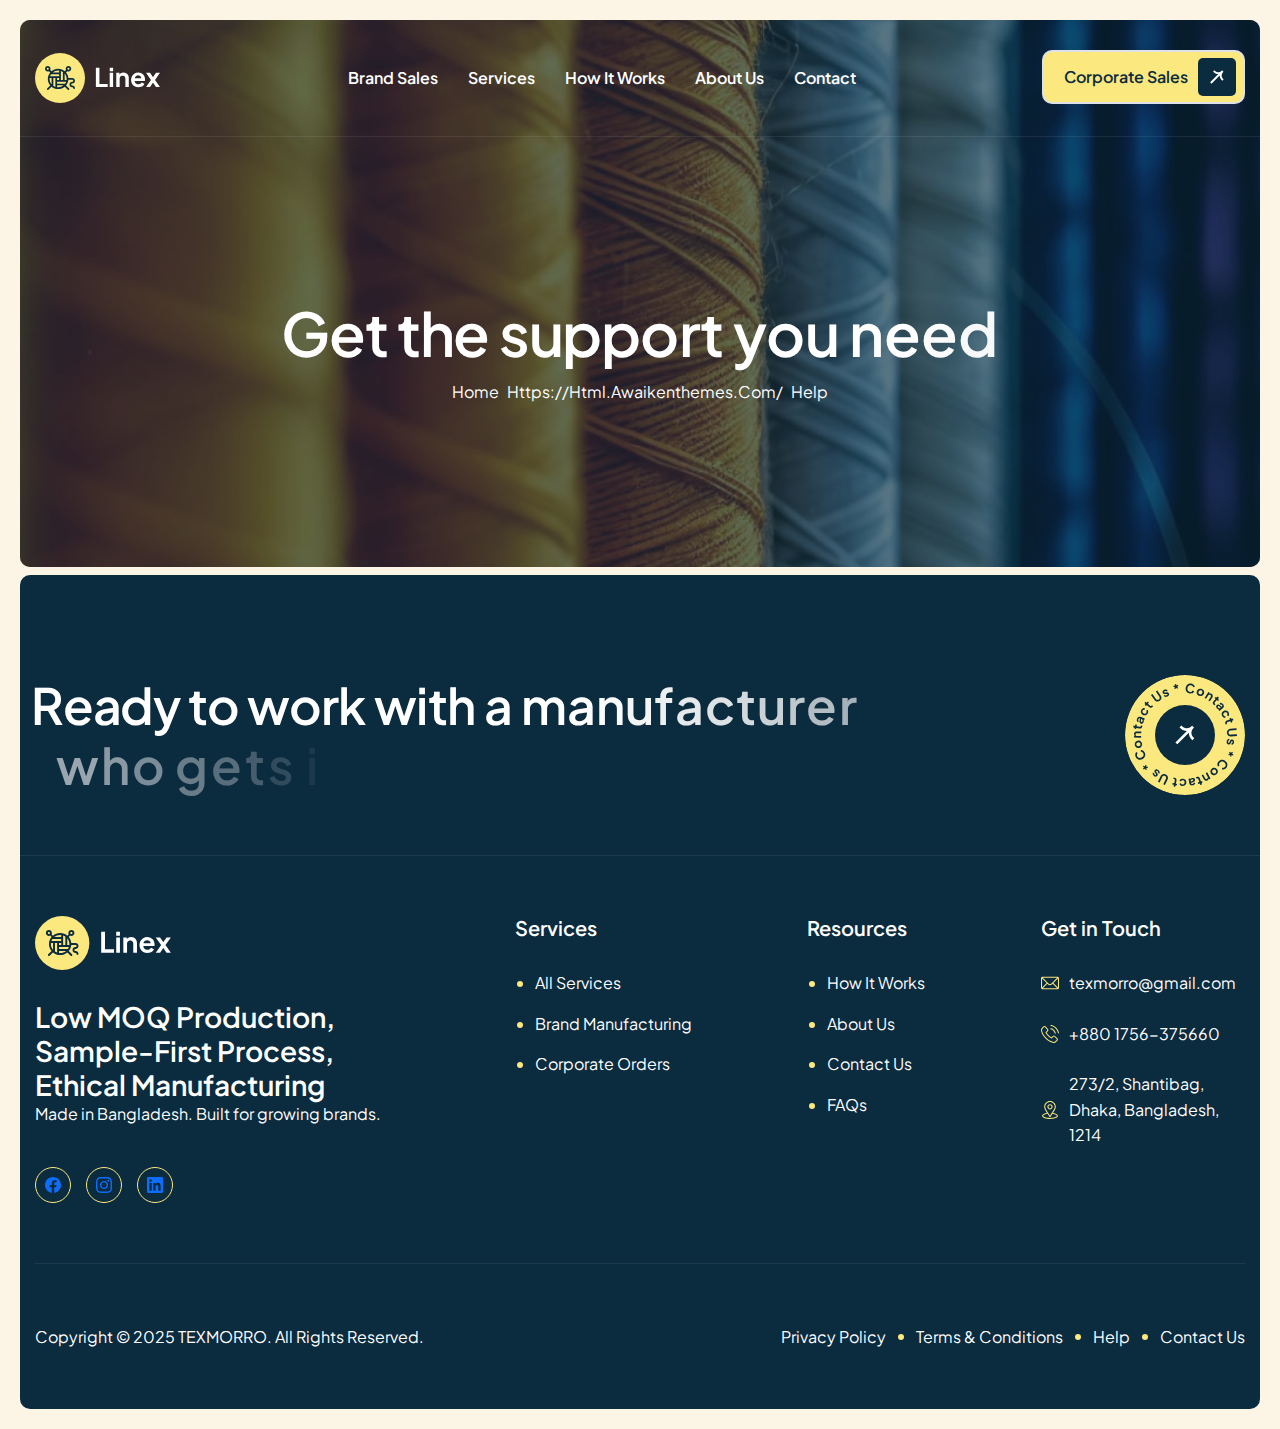
<file: help.html>
<!doctype html>
<html lang="zxx">
  <!-- Mirrored from html.awaikenthemes.com/linex/faqs.html by HTTrack Website Copier/3.x [XR&CO'2014], Mon, 19 Jan 2026 18:07:13 GMT -->

  <head>
    <!-- Meta -->
    <meta charset="utf-8" />
    <meta http-equiv="X-UA-Compatible" content="IE=edge" />
    <meta
      name="viewport"
      content="width=device-width, initial-scale=1.0, maximum-scale=1"
    />
    <meta name="description" content="" />
    <meta name="keywords" content="" />
    <meta name="author" content="Awaiken" />
    <!-- Page Title -->
    <title>Help - Texmorro</title>
    <!-- Favicon Icon -->
    <link rel="shortcut icon" type="image/x-icon" href="images/favicon.png" />
    <!-- Google Fonts Css-->
    <link rel="preconnect" href="https://fonts.googleapis.com/" />
    <link rel="preconnect" href="https://fonts.gstatic.com/" crossorigin />
    <link
      href="https://fonts.googleapis.com/css2?family=Plus+Jakarta+Sans:ital,wght@0,200..800;1,200..800&amp;display=swap"
      rel="stylesheet"
    />
    <!-- Bootstrap Css -->
    <link href="css/bootstrap.min.css" rel="stylesheet" media="screen" />
    <!-- SlickNav Css -->
    <link href="css/slicknav.min.css" rel="stylesheet" />
    <!-- Swiper Css -->
    <link rel="stylesheet" href="css/swiper-bundle.min.css" />
    <!-- Font Awesome Icon Css-->
    <link href="css/all.min.css" rel="stylesheet" media="screen" />
    <!-- Animated Css -->
    <link href="css/animate.css" rel="stylesheet" />
    <!-- Magnific Popup Core Css File -->
    <link rel="stylesheet" href="css/magnific-popup.css" />
    <!-- Mouse Cursor Css File -->
    <link rel="stylesheet" href="css/mousecursor.css" />
    <!-- Main Custom Css -->
    <link href="css/custom.css" rel="stylesheet" media="screen" />
  </head>

  <body>
    <!-- Preloader Start -->
    <div class="preloader">
      <div class="loading-container">
        <div class="loading"></div>
        <div id="loading-icon"><img src="images/loader.svg" alt="" /></div>
      </div>
    </div>
    <!-- Preloader End -->

    <!-- Header -->
    <header class="main-header">
        <div class="header-sticky bg-section">
            <nav class="navbar navbar-expand-lg">
                <div class="container">
                    <!-- Logo Start -->
                    <a class="navbar-brand" href="index.html">
                        <img src="images/logo.svg" alt="Logo" />
                    </a>
                    <!-- Logo End -->

                    <!-- Main Menu Start -->
                    <div class="collapse navbar-collapse main-menu">
                        <div class="nav-menu-wrapper">
                            <ul class="navbar-nav mr-auto" id="menu">

                                <li class="nav-item">
                                    <a class="nav-link" href="brand_services_index.html">Brand Sales</a>
                                </li>
                                <li class="nav-item">
                                    <a class="nav-link" href="services.html">Services</a>
                                </li>
                                <li class="nav-item">
                                    <a class="nav-link" href="how_it_works.html">How It Works</a>
                                </li>
                                <li class="nav-item">
                                    <a class="nav-link" href="about.html">About Us</a>
                                </li>
                                <li class="nav-item">
                                    <a class="nav-link" href="contact.html">Contact</a>
                                </li>
                                <li class="mobile-menu-btn">
                                    <a href="corporate_sales_index.html" class="btn-default btn-highlighted">Corporate
                                        Sales</a>
                                </li>
                            </ul>
                        </div>

                        <!-- Header Btn Start -->
                        <div class="header-btn">
                            <a href="corporate_sales_index.html"
                                class="btn-default btn-highlighted border border-2">Corporate Sales</a>
                        </div>
                        <!-- Header Btn End -->
                    </div>
                    <!-- Main Menu End -->
                    <div class="navbar-toggle"></div>
                </div>
            </nav>
            <div class="responsive-menu"></div>
        </div>
    </header>

    <!-- Sub-Hero-->
    <div class="page-header bg-section parallaxie">
      <div class="container">
        <div class="row">
          <div class="col-lg-12">
            <!-- Page Header Box Start -->
            <div class="page-header-box">
              <h1 class="text-anime-style-3" data-cursor="-opaque">
                Get the support you need
              </h1>
              <nav class="wow fadeInUp">
                <ol class="breadcrumb">
                  <li class="breadcrumb-item"><a href="index.html">home</a></li>
                  <li class="breadcrumb-item active" aria-current="page">
                    Help
                  </li>
                </ol>
              </nav>
            </div>
            <!-- Page Header Box End -->
          </div>
        </div>
      </div>
    </div>

    <!-- Footer -->
    <footer class="main-footer-stone bg-section dark-section mt-2">
        <!-- Footer CTA Header -->
        <div class="footer-header-stone">
            <div class="container">
                <div class="row">
                    <div class="col-lg-12">
                        <div class="footer-header-box-stone">
                            <div class="section-title">
                                <h2 class="text-anime-style-3" data-cursor="-opaque">
                                    Ready to work with a manufacturer who gets it right?
                                </h2>
                            </div>
                            <div class="contact-us-circle">
                                <a href="contact.html">
                                    <img src="images/contact-us-circle.svg" alt="" />
                                </a>
                            </div>
                        </div>
                    </div>
                </div>
            </div>
        </div>

        <!-- Footer Main Body -->
        <div class="container">
            <div class="row">
                <!-- Column 1: About -->
                <div class="col-xl-4 col-lg-4">
                    <!-- About Footer -->
                    <div class="about-footer-stone">
                        <!-- Footer Logo -->
                        <a class="footer-logo-stone" href="index.html">
                            <img src="images/footer-logo.svg" alt="" />
                        </a>

                        <!-- About Footer Content -->
                        <div class="about-footer-content-stone">
                            <h3 style="color: var(--white-color)">
                                Low MOQ Production, Sample-First Process, Ethical
                                Manufacturing
                            </h3>
                            <p>Made in Bangladesh. Built for growing brands.</p>
                        </div>

                        <!-- Footer Social Link -->
                        <div class="footer-social-links-stone">
                            <ul>
                                <li>
                                    <a href="https://www.facebook.com/profile.php?id=61582831757913">
                                        <svg xmlns="http://www.w3.org/2000/svg" width="16" height="16"
                                            viewBox="0 0 24 24" fill="currentColor">
                                            <path
                                                d="M24 12.073c0-6.627-5.373-12-12-12s-12 5.373-12 12c0 5.99 4.388 10.954 10.125 11.854v-8.385H7.078v-3.47h3.047V9.43c0-3.007 1.792-4.669 4.533-4.669 1.312 0 2.686.235 2.686.235v2.953H15.83c-1.491 0-1.956.925-1.956 1.874v2.25h3.328l-.532 3.47h-2.796v8.385C19.612 23.027 24 18.062 24 12.073z" />
                                        </svg>
                                    </a>
                                </li>
                                <li>
                                    <a href="#">
                                        <svg xmlns="http://www.w3.org/2000/svg" width="16" height="16"
                                            viewBox="0 0 24 24" fill="currentColor">
                                            <path
                                                d="M12 2.163c3.204 0 3.584.012 4.85.07 3.252.148 4.771 1.691 4.919 4.919.058 1.265.069 1.645.069 4.849 0 3.205-.012 3.584-.069 4.849-.149 3.225-1.664 4.771-4.919 4.919-1.266.058-1.644.07-4.85.07-3.204 0-3.584-.012-4.849-.07-3.26-.149-4.771-1.699-4.919-4.92-.058-1.265-.07-1.644-.07-4.849 0-3.204.013-3.583.07-4.849.149-3.227 1.664-4.771 4.919-4.919 1.266-.057 1.645-.069 4.849-.069zm0-2.163c-3.259 0-3.667.014-4.947.072-4.358.2-6.78 2.618-6.98 6.98-.059 1.281-.073 1.689-.073 4.948 0 3.259.014 3.668.072 4.948.2 4.358 2.618 6.78 6.98 6.98 1.281.058 1.689.072 4.948.072 3.259 0 3.668-.014 4.948-.072 4.354-.2 6.782-2.618 6.979-6.98.059-1.28.073-1.689.073-4.948 0-3.259-.014-3.667-.072-4.947-.196-4.354-2.617-6.78-6.979-6.98-1.281-.059-1.69-.073-4.949-.073zm0 5.838c-3.403 0-6.162 2.759-6.162 6.162s2.759 6.163 6.162 6.163 6.162-2.759 6.162-6.163c0-3.403-2.759-6.162-6.162-6.162zm0 10.162c-2.209 0-4-1.79-4-4 0-2.209 1.791-4 4-4s4 1.791 4 4c0 2.21-1.791 4-4 4zm6.406-11.845c-.796 0-1.441.645-1.441 1.44s.645 1.44 1.441 1.44c.795 0 1.439-.645 1.439-1.44s-.644-1.44-1.439-1.44z" />
                                        </svg>
                                    </a>
                                </li>
                                <li>
                                    <a href="#">
                                        <svg xmlns="http://www.w3.org/2000/svg" width="16" height="16"
                                            viewBox="0 0 24 24" fill="currentColor">
                                            <path
                                                d="M20.447 20.452h-3.554v-5.569c0-1.328-.027-3.037-1.852-3.037-1.853 0-2.136 1.445-2.136 2.939v5.667H9.351V9h3.414v1.561h.046c.477-.9 1.637-1.85 3.37-1.85 3.601 0 4.267 2.37 4.267 5.455v6.286zM5.337 7.433c-1.144 0-2.063-.926-2.063-2.065 0-1.138.92-2.063 2.063-2.063 1.14 0 2.064.925 2.064 2.063 0 1.139-.925 2.065-2.064 2.065zm1.782 13.019H3.555V9h3.564v11.452zM22.225 0H1.771C.792 0 0 .774 0 1.729v20.542C0 23.227.792 24 1.771 24h20.451C23.2 24 24 23.227 24 22.271V1.729C24 .774 23.2 0 22.222 0h.003z" />
                                        </svg>
                                    </a>
                                </li>
                            </ul>
                        </div>
                    </div>
                </div>

                <!-- Columns 2–4 -->
                <div class="col-xl-8 col-lg-8">
                    <div class="footer-links-box-stone">
                        <!-- Column 2: Services -->
                        <div class="footer-links-stone">
                            <h3>Services</h3>
                            <ul>
                                <li><a href="services.html">All Services</a></li>
                                <li>
                                    <a href="brand_services_index.html">Brand Manufacturing</a>
                                </li>
                                <li>
                                    <a href="corporate_sales_index.html">Corporate Orders</a>
                                </li>
                            </ul>
                        </div>

                        <!-- Column 3: Resources -->
                        <div class="footer-links-stone">
                            <h3>Resources</h3>
                            <ul>
                                <li><a href="how_it_works.html">How It Works</a></li>
                                <li><a href="about.html">About Us</a></li>
                                <li><a href="contact.html">Contact Us</a></li>
                                <li><a href="faq.html">FAQs</a></li>
                            </ul>
                        </div>

                        <!-- Column 4: Contact & Social -->
                        <div class="footer-links-stone footer-contact-links-stone">
                            <h3>Get in Touch</h3>

                            <div class="footer-contact-item-stone">
                                <div class="icon-box">
                                    <img src="images/icon-mail-accent.svg" alt="" />
                                </div>
                                <div class="footer-contact-content-stone">
                                    <p>
                                        <a href="mailto:info@texmorro.com">texmorro@gmail.com</a>
                                    </p>
                                </div>
                            </div>

                            <div class="footer-contact-item-stone">
                                <div class="icon-box">
                                    <img src="images/icon-phone-accent.svg" alt="" />
                                </div>
                                <div class="footer-contact-content-stone">
                                    <p><a href="tel:+880XXXXXXXXX">+880 1756-375660</a></p>
                                </div>
                            </div>

                            <div class="footer-contact-item-stone">
                                <div class="icon-box">
                                    <img src="images/icon-location-accent.svg" alt="" />
                                </div>
                                <div class="footer-contact-content-stone">
                                    <p>273/2, Shantibag, Dhaka, Bangladesh, 1214</p>
                                </div>
                            </div>
                        </div>
                    </div>
                </div>
            </div>

            <!-- Bottom Bar -->
            <div class="row">
                <div class="col-lg-12">
                    <div class="footer-copyright-stone">
                        <div class="footer-copyright-text-stone">
                            <p>Copyright &copy; 2025 TEXMORRO. All Rights Reserved.</p>
                        </div>
                        <div class="footer-privacy-policy-stone">
                            <ul>
                                <li><a href="privacy_policy.html">Privacy Policy</a></li>
                                <li>
                                    <a href="terms_conditions.html">Terms &amp; Conditions</a>
                                </li>
                                <li><a href="help.html">Help</a></li>
                                <li><a href="contact.html">Contact Us</a></li>
                            </ul>
                        </div>
                    </div>
                </div>
            </div>
        </div>
    </footer>

    <!-- Jquery Library File -->
    <script src="js/jquery-3.7.1.min.js"></script>
    <!-- Bootstrap js file -->
    <script src="js/bootstrap.min.js"></script>
    <!-- Validator js file -->
    <script src="js/validator.min.js"></script>
    <!-- SlickNav js file -->
    <script src="js/jquery.slicknav.js"></script>
    <!-- Swiper js file -->
    <script src="js/swiper-bundle.min.js"></script>
    <!-- Counter js file -->
    <script src="js/jquery.waypoints.min.js"></script>
    <script src="js/jquery.counterup.min.js"></script>
    <!-- Magnific js file -->
    <script src="js/jquery.magnific-popup.min.js"></script>
    <!-- SmoothScroll -->
    <script src="js/SmoothScroll.js"></script>
    <!-- Parallax js -->
    <script src="js/parallaxie.js"></script>
    <!-- MagicCursor js file -->
    <script src="js/gsap.min.js"></script>
    <script src="js/magiccursor.js"></script>
    <!-- Text Effect js file -->
    <script src="js/SplitText.min.js"></script>
    <script src="js/ScrollTrigger.min.js"></script>
    <!-- YTPlayer js File -->
    <script src="js/jquery.mb.YTPlayer.min.js"></script>
    <!-- Wow js file -->
    <script src="js/wow.min.js"></script>
    <!-- Main Custom js file -->
    <script src="js/function.js"></script>
  </body>

  <!-- Mirrored from html.awaikenthemes.com/linex/faqs.html by HTTrack Website Copier/3.x [XR&CO'2014], Mon, 19 Jan 2026 18:07:13 GMT -->
</html>
</file>
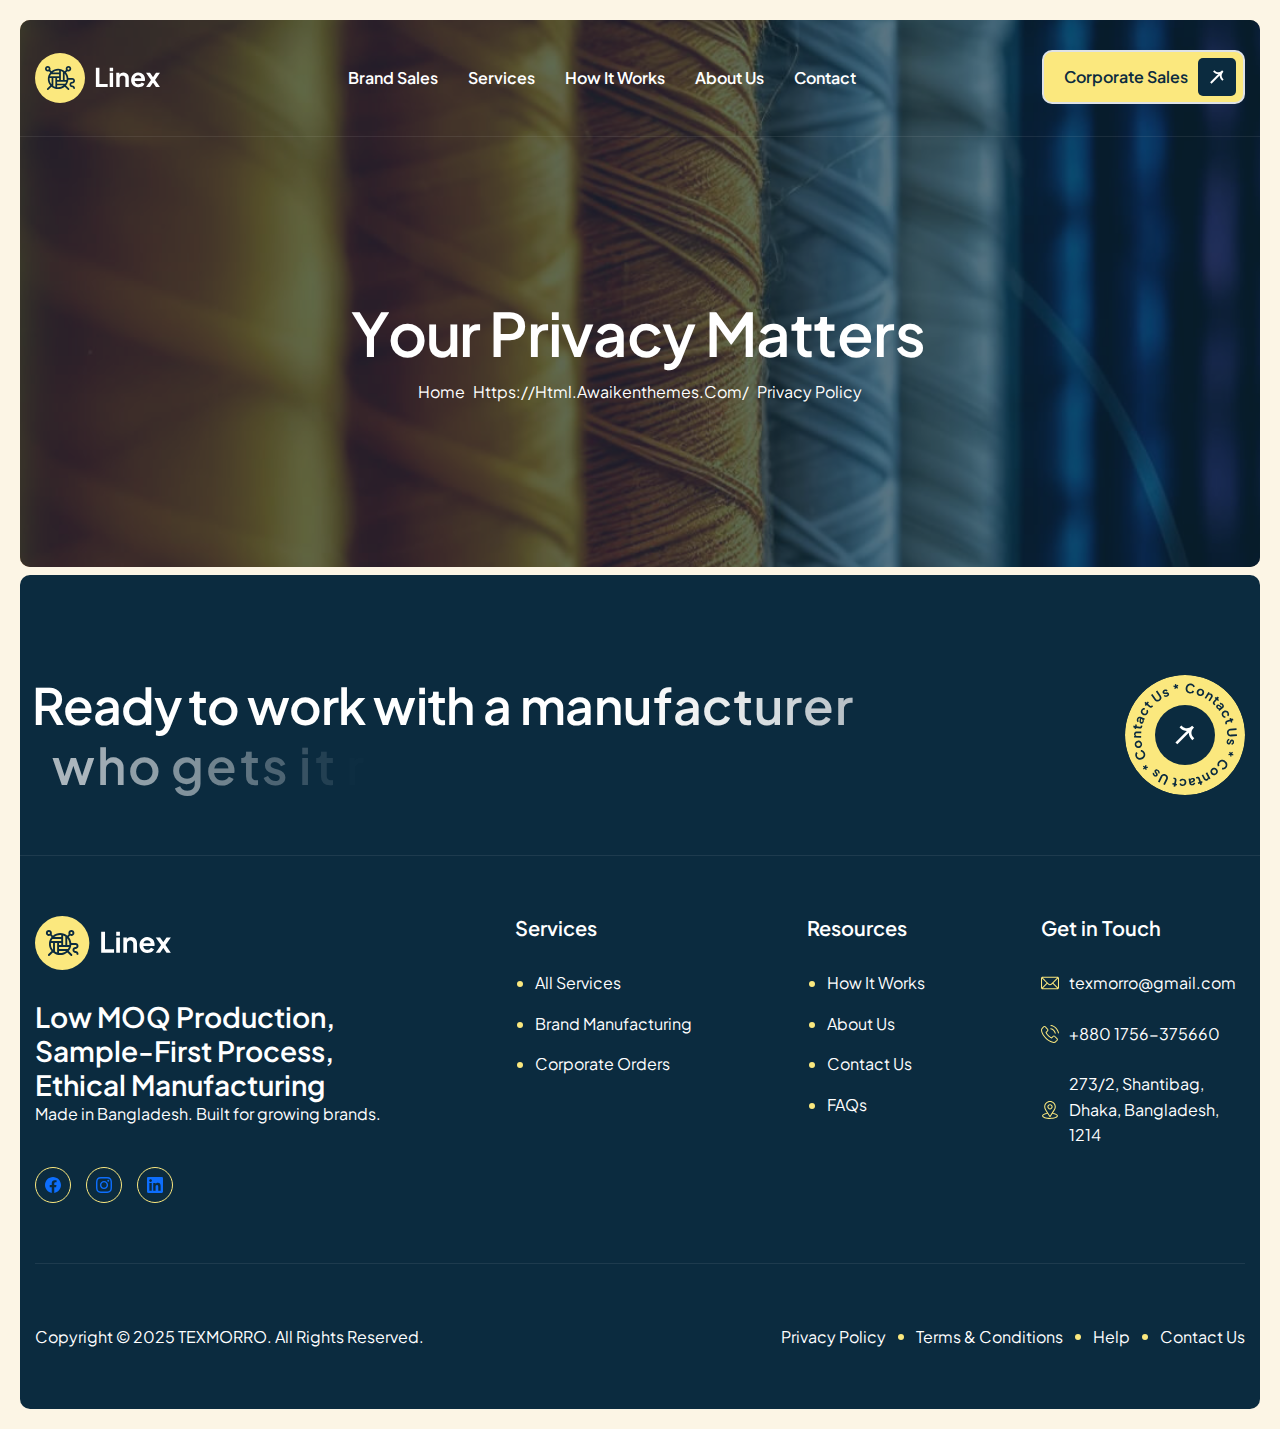
<file: privacy_policy.html>
<!doctype html>
<html lang="zxx">
  <!-- Mirrored from html.awaikenthemes.com/linex/faqs.html by HTTrack Website Copier/3.x [XR&CO'2014], Mon, 19 Jan 2026 18:07:13 GMT -->

  <head>
    <!-- Meta -->
    <meta charset="utf-8" />
    <meta http-equiv="X-UA-Compatible" content="IE=edge" />
    <meta
      name="viewport"
      content="width=device-width, initial-scale=1.0, maximum-scale=1"
    />
    <meta name="description" content="" />
    <meta name="keywords" content="" />
    <meta name="author" content="Awaiken" />
    <!-- Page Title -->
    <title>Privacy Policy - Texmorro</title>
    <!-- Favicon Icon -->
    <link rel="shortcut icon" type="image/x-icon" href="images/favicon.png" />
    <!-- Google Fonts Css-->
    <link rel="preconnect" href="https://fonts.googleapis.com/" />
    <link rel="preconnect" href="https://fonts.gstatic.com/" crossorigin />
    <link
      href="https://fonts.googleapis.com/css2?family=Plus+Jakarta+Sans:ital,wght@0,200..800;1,200..800&amp;display=swap"
      rel="stylesheet"
    />
    <!-- Bootstrap Css -->
    <link href="css/bootstrap.min.css" rel="stylesheet" media="screen" />
    <!-- SlickNav Css -->
    <link href="css/slicknav.min.css" rel="stylesheet" />
    <!-- Swiper Css -->
    <link rel="stylesheet" href="css/swiper-bundle.min.css" />
    <!-- Font Awesome Icon Css-->
    <link href="css/all.min.css" rel="stylesheet" media="screen" />
    <!-- Animated Css -->
    <link href="css/animate.css" rel="stylesheet" />
    <!-- Magnific Popup Core Css File -->
    <link rel="stylesheet" href="css/magnific-popup.css" />
    <!-- Mouse Cursor Css File -->
    <link rel="stylesheet" href="css/mousecursor.css" />
    <!-- Main Custom Css -->
    <link href="css/custom.css" rel="stylesheet" media="screen" />
  </head>

  <body>
    <!-- Preloader Start -->
    <div class="preloader">
      <div class="loading-container">
        <div class="loading"></div>
        <div id="loading-icon"><img src="images/loader.svg" alt="" /></div>
      </div>
    </div>
    <!-- Preloader End -->

    <!-- Header -->
    <header class="main-header">
        <div class="header-sticky bg-section">
            <nav class="navbar navbar-expand-lg">
                <div class="container">
                    <!-- Logo Start -->
                    <a class="navbar-brand" href="index.html">
                        <img src="images/logo.svg" alt="Logo" />
                    </a>
                    <!-- Logo End -->

                    <!-- Main Menu Start -->
                    <div class="collapse navbar-collapse main-menu">
                        <div class="nav-menu-wrapper">
                            <ul class="navbar-nav mr-auto" id="menu">

                                <li class="nav-item">
                                    <a class="nav-link" href="brand_services_index.html">Brand Sales</a>
                                </li>
                                <li class="nav-item">
                                    <a class="nav-link" href="services.html">Services</a>
                                </li>
                                <li class="nav-item">
                                    <a class="nav-link" href="how_it_works.html">How It Works</a>
                                </li>
                                <li class="nav-item">
                                    <a class="nav-link" href="about.html">About Us</a>
                                </li>
                                <li class="nav-item">
                                    <a class="nav-link" href="contact.html">Contact</a>
                                </li>
                                <li class="mobile-menu-btn">
                                    <a href="corporate_sales_index.html" class="btn-default btn-highlighted">Corporate
                                        Sales</a>
                                </li>
                            </ul>
                        </div>

                        <!-- Header Btn Start -->
                        <div class="header-btn">
                            <a href="corporate_sales_index.html"
                                class="btn-default btn-highlighted border border-2">Corporate Sales</a>
                        </div>
                        <!-- Header Btn End -->
                    </div>
                    <!-- Main Menu End -->
                    <div class="navbar-toggle"></div>
                </div>
            </nav>
            <div class="responsive-menu"></div>
        </div>
    </header>

    <!-- Sub-Hero-->
    <div class="page-header bg-section parallaxie">
      <div class="container">
        <div class="row">
          <div class="col-lg-12">
            <!-- Page Header Box Start -->
            <div class="page-header-box">
              <h1 class="text-anime-style-3" data-cursor="-opaque">
                Your Privacy Matters
              </h1>
              <nav class="wow fadeInUp">
                <ol class="breadcrumb">
                  <li class="breadcrumb-item"><a href="index.html">home</a></li>
                  <li class="breadcrumb-item active" aria-current="page">
                    Privacy Policy
                  </li>
                </ol>
              </nav>
            </div>
            <!-- Page Header Box End -->
          </div>
        </div>
      </div>
    </div>

    <!-- Footer -->
    <footer class="main-footer-stone bg-section dark-section mt-2">
        <!-- Footer CTA Header -->
        <div class="footer-header-stone">
            <div class="container">
                <div class="row">
                    <div class="col-lg-12">
                        <div class="footer-header-box-stone">
                            <div class="section-title">
                                <h2 class="text-anime-style-3" data-cursor="-opaque">
                                    Ready to work with a manufacturer who gets it right?
                                </h2>
                            </div>
                            <div class="contact-us-circle">
                                <a href="contact.html">
                                    <img src="images/contact-us-circle.svg" alt="" />
                                </a>
                            </div>
                        </div>
                    </div>
                </div>
            </div>
        </div>

        <!-- Footer Main Body -->
        <div class="container">
            <div class="row">
                <!-- Column 1: About -->
                <div class="col-xl-4 col-lg-4">
                    <!-- About Footer -->
                    <div class="about-footer-stone">
                        <!-- Footer Logo -->
                        <a class="footer-logo-stone" href="index.html">
                            <img src="images/footer-logo.svg" alt="" />
                        </a>

                        <!-- About Footer Content -->
                        <div class="about-footer-content-stone">
                            <h3 style="color: var(--white-color)">
                                Low MOQ Production, Sample-First Process, Ethical
                                Manufacturing
                            </h3>
                            <p>Made in Bangladesh. Built for growing brands.</p>
                        </div>

                        <!-- Footer Social Link -->
                        <div class="footer-social-links-stone">
                            <ul>
                                <li>
                                    <a href="https://www.facebook.com/profile.php?id=61582831757913">
                                        <svg xmlns="http://www.w3.org/2000/svg" width="16" height="16"
                                            viewBox="0 0 24 24" fill="currentColor">
                                            <path
                                                d="M24 12.073c0-6.627-5.373-12-12-12s-12 5.373-12 12c0 5.99 4.388 10.954 10.125 11.854v-8.385H7.078v-3.47h3.047V9.43c0-3.007 1.792-4.669 4.533-4.669 1.312 0 2.686.235 2.686.235v2.953H15.83c-1.491 0-1.956.925-1.956 1.874v2.25h3.328l-.532 3.47h-2.796v8.385C19.612 23.027 24 18.062 24 12.073z" />
                                        </svg>
                                    </a>
                                </li>
                                <li>
                                    <a href="#">
                                        <svg xmlns="http://www.w3.org/2000/svg" width="16" height="16"
                                            viewBox="0 0 24 24" fill="currentColor">
                                            <path
                                                d="M12 2.163c3.204 0 3.584.012 4.85.07 3.252.148 4.771 1.691 4.919 4.919.058 1.265.069 1.645.069 4.849 0 3.205-.012 3.584-.069 4.849-.149 3.225-1.664 4.771-4.919 4.919-1.266.058-1.644.07-4.85.07-3.204 0-3.584-.012-4.849-.07-3.26-.149-4.771-1.699-4.919-4.92-.058-1.265-.07-1.644-.07-4.849 0-3.204.013-3.583.07-4.849.149-3.227 1.664-4.771 4.919-4.919 1.266-.057 1.645-.069 4.849-.069zm0-2.163c-3.259 0-3.667.014-4.947.072-4.358.2-6.78 2.618-6.98 6.98-.059 1.281-.073 1.689-.073 4.948 0 3.259.014 3.668.072 4.948.2 4.358 2.618 6.78 6.98 6.98 1.281.058 1.689.072 4.948.072 3.259 0 3.668-.014 4.948-.072 4.354-.2 6.782-2.618 6.979-6.98.059-1.28.073-1.689.073-4.948 0-3.259-.014-3.667-.072-4.947-.196-4.354-2.617-6.78-6.979-6.98-1.281-.059-1.69-.073-4.949-.073zm0 5.838c-3.403 0-6.162 2.759-6.162 6.162s2.759 6.163 6.162 6.163 6.162-2.759 6.162-6.163c0-3.403-2.759-6.162-6.162-6.162zm0 10.162c-2.209 0-4-1.79-4-4 0-2.209 1.791-4 4-4s4 1.791 4 4c0 2.21-1.791 4-4 4zm6.406-11.845c-.796 0-1.441.645-1.441 1.44s.645 1.44 1.441 1.44c.795 0 1.439-.645 1.439-1.44s-.644-1.44-1.439-1.44z" />
                                        </svg>
                                    </a>
                                </li>
                                <li>
                                    <a href="#">
                                        <svg xmlns="http://www.w3.org/2000/svg" width="16" height="16"
                                            viewBox="0 0 24 24" fill="currentColor">
                                            <path
                                                d="M20.447 20.452h-3.554v-5.569c0-1.328-.027-3.037-1.852-3.037-1.853 0-2.136 1.445-2.136 2.939v5.667H9.351V9h3.414v1.561h.046c.477-.9 1.637-1.85 3.37-1.85 3.601 0 4.267 2.37 4.267 5.455v6.286zM5.337 7.433c-1.144 0-2.063-.926-2.063-2.065 0-1.138.92-2.063 2.063-2.063 1.14 0 2.064.925 2.064 2.063 0 1.139-.925 2.065-2.064 2.065zm1.782 13.019H3.555V9h3.564v11.452zM22.225 0H1.771C.792 0 0 .774 0 1.729v20.542C0 23.227.792 24 1.771 24h20.451C23.2 24 24 23.227 24 22.271V1.729C24 .774 23.2 0 22.222 0h.003z" />
                                        </svg>
                                    </a>
                                </li>
                            </ul>
                        </div>
                    </div>
                </div>

                <!-- Columns 2–4 -->
                <div class="col-xl-8 col-lg-8">
                    <div class="footer-links-box-stone">
                        <!-- Column 2: Services -->
                        <div class="footer-links-stone">
                            <h3>Services</h3>
                            <ul>
                                <li><a href="services.html">All Services</a></li>
                                <li>
                                    <a href="brand_services_index.html">Brand Manufacturing</a>
                                </li>
                                <li>
                                    <a href="corporate_sales_index.html">Corporate Orders</a>
                                </li>
                            </ul>
                        </div>

                        <!-- Column 3: Resources -->
                        <div class="footer-links-stone">
                            <h3>Resources</h3>
                            <ul>
                                <li><a href="how_it_works.html">How It Works</a></li>
                                <li><a href="about.html">About Us</a></li>
                                <li><a href="contact.html">Contact Us</a></li>
                                <li><a href="faq.html">FAQs</a></li>
                            </ul>
                        </div>

                        <!-- Column 4: Contact & Social -->
                        <div class="footer-links-stone footer-contact-links-stone">
                            <h3>Get in Touch</h3>

                            <div class="footer-contact-item-stone">
                                <div class="icon-box">
                                    <img src="images/icon-mail-accent.svg" alt="" />
                                </div>
                                <div class="footer-contact-content-stone">
                                    <p>
                                        <a href="mailto:info@texmorro.com">texmorro@gmail.com</a>
                                    </p>
                                </div>
                            </div>

                            <div class="footer-contact-item-stone">
                                <div class="icon-box">
                                    <img src="images/icon-phone-accent.svg" alt="" />
                                </div>
                                <div class="footer-contact-content-stone">
                                    <p><a href="tel:+880XXXXXXXXX">+880 1756-375660</a></p>
                                </div>
                            </div>

                            <div class="footer-contact-item-stone">
                                <div class="icon-box">
                                    <img src="images/icon-location-accent.svg" alt="" />
                                </div>
                                <div class="footer-contact-content-stone">
                                    <p>273/2, Shantibag, Dhaka, Bangladesh, 1214</p>
                                </div>
                            </div>
                        </div>
                    </div>
                </div>
            </div>

            <!-- Bottom Bar -->
            <div class="row">
                <div class="col-lg-12">
                    <div class="footer-copyright-stone">
                        <div class="footer-copyright-text-stone">
                            <p>Copyright &copy; 2025 TEXMORRO. All Rights Reserved.</p>
                        </div>
                        <div class="footer-privacy-policy-stone">
                            <ul>
                                <li><a href="privacy_policy.html">Privacy Policy</a></li>
                                <li>
                                    <a href="terms_conditions.html">Terms &amp; Conditions</a>
                                </li>
                                <li><a href="help.html">Help</a></li>
                                <li><a href="contact.html">Contact Us</a></li>
                            </ul>
                        </div>
                    </div>
                </div>
            </div>
        </div>
    </footer>

    <!-- Jquery Library File -->
    <script src="js/jquery-3.7.1.min.js"></script>
    <!-- Bootstrap js file -->
    <script src="js/bootstrap.min.js"></script>
    <!-- Validator js file -->
    <script src="js/validator.min.js"></script>
    <!-- SlickNav js file -->
    <script src="js/jquery.slicknav.js"></script>
    <!-- Swiper js file -->
    <script src="js/swiper-bundle.min.js"></script>
    <!-- Counter js file -->
    <script src="js/jquery.waypoints.min.js"></script>
    <script src="js/jquery.counterup.min.js"></script>
    <!-- Magnific js file -->
    <script src="js/jquery.magnific-popup.min.js"></script>
    <!-- SmoothScroll -->
    <script src="js/SmoothScroll.js"></script>
    <!-- Parallax js -->
    <script src="js/parallaxie.js"></script>
    <!-- MagicCursor js file -->
    <script src="js/gsap.min.js"></script>
    <script src="js/magiccursor.js"></script>
    <!-- Text Effect js file -->
    <script src="js/SplitText.min.js"></script>
    <script src="js/ScrollTrigger.min.js"></script>
    <!-- YTPlayer js File -->
    <script src="js/jquery.mb.YTPlayer.min.js"></script>
    <!-- Wow js file -->
    <script src="js/wow.min.js"></script>
    <!-- Main Custom js file -->
    <script src="js/function.js"></script>
  </body>

  <!-- Mirrored from html.awaikenthemes.com/linex/faqs.html by HTTrack Website Copier/3.x [XR&CO'2014], Mon, 19 Jan 2026 18:07:13 GMT -->
</html>
</file>
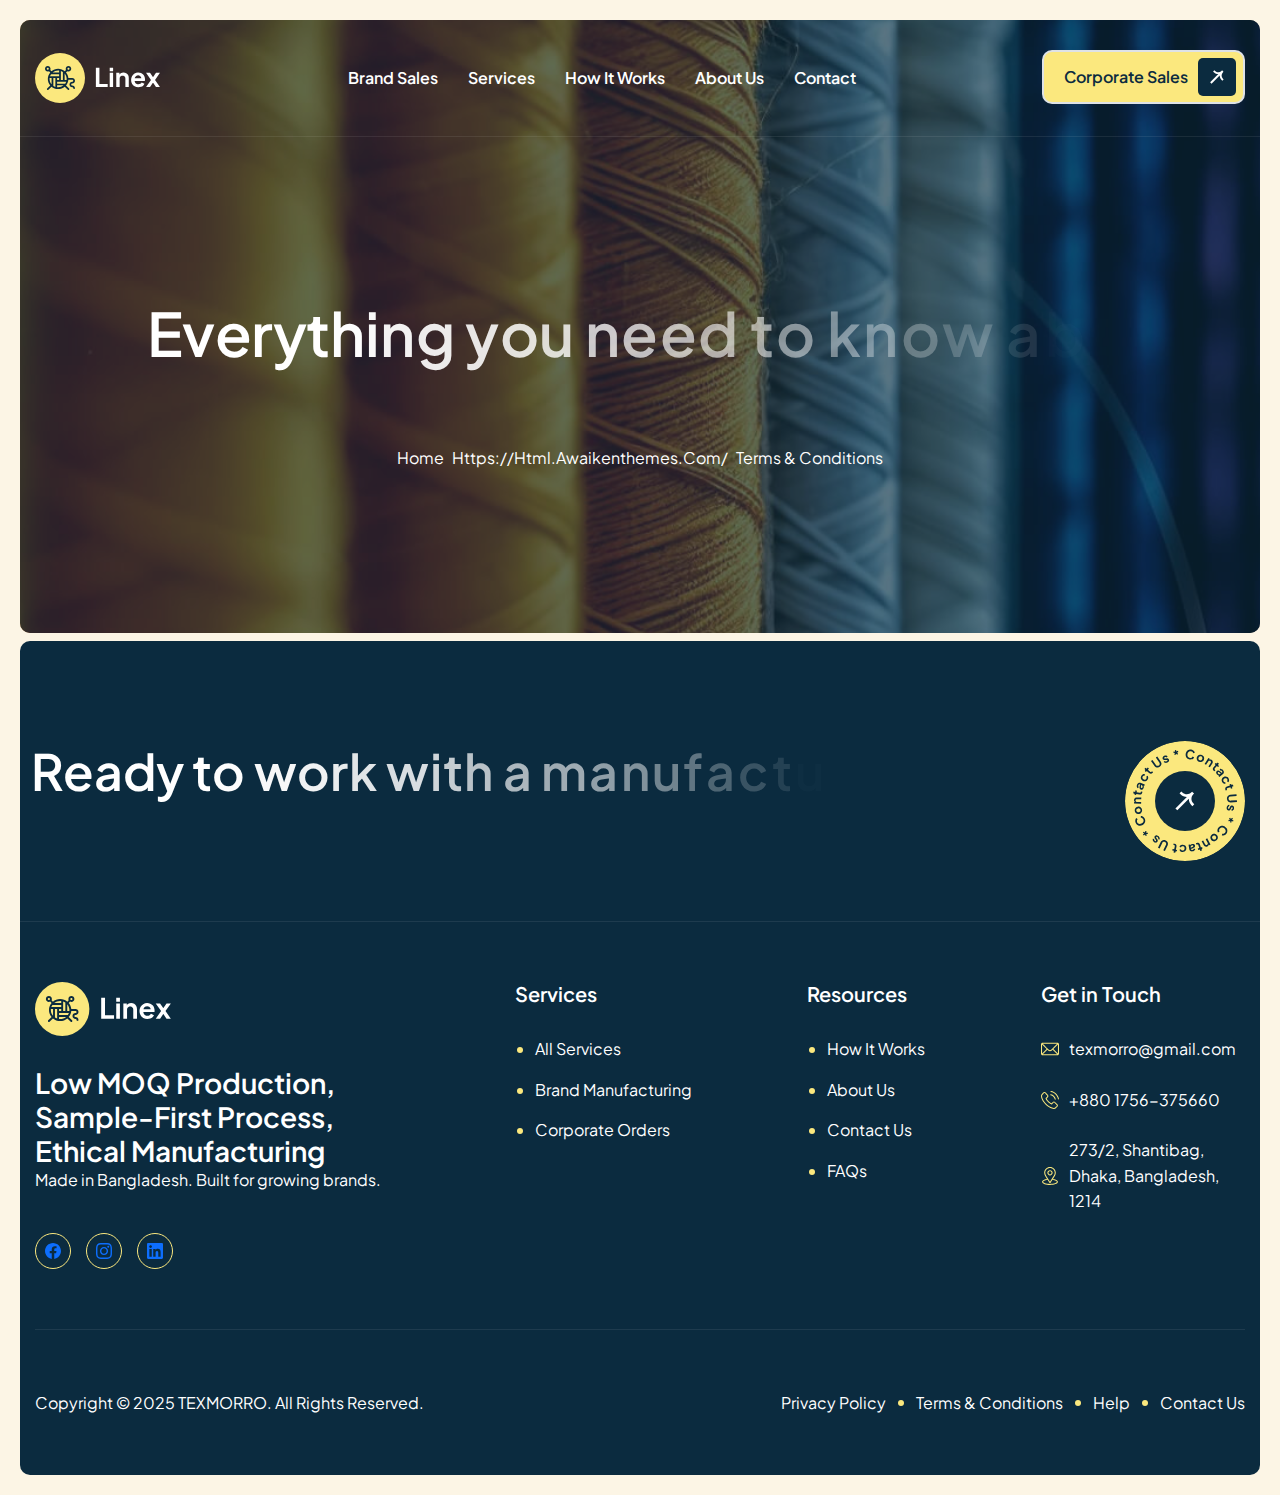
<file: terms_conditions.html>
<!doctype html>
<html lang="zxx">
  <!-- Mirrored from html.awaikenthemes.com/linex/faqs.html by HTTrack Website Copier/3.x [XR&CO'2014], Mon, 19 Jan 2026 18:07:13 GMT -->

  <head>
    <!-- Meta -->
    <meta charset="utf-8" />
    <meta http-equiv="X-UA-Compatible" content="IE=edge" />
    <meta
      name="viewport"
      content="width=device-width, initial-scale=1.0, maximum-scale=1"
    />
    <meta name="description" content="" />
    <meta name="keywords" content="" />
    <meta name="author" content="Awaiken" />
    <!-- Page Title -->
    <title>Terms & Conditions - Texmorro</title>
    <!-- Favicon Icon -->
    <link rel="shortcut icon" type="image/x-icon" href="images/favicon.png" />
    <!-- Google Fonts Css-->
    <link rel="preconnect" href="https://fonts.googleapis.com/" />
    <link rel="preconnect" href="https://fonts.gstatic.com/" crossorigin />
    <link
      href="https://fonts.googleapis.com/css2?family=Plus+Jakarta+Sans:ital,wght@0,200..800;1,200..800&amp;display=swap"
      rel="stylesheet"
    />
    <!-- Bootstrap Css -->
    <link href="css/bootstrap.min.css" rel="stylesheet" media="screen" />
    <!-- SlickNav Css -->
    <link href="css/slicknav.min.css" rel="stylesheet" />
    <!-- Swiper Css -->
    <link rel="stylesheet" href="css/swiper-bundle.min.css" />
    <!-- Font Awesome Icon Css-->
    <link href="css/all.min.css" rel="stylesheet" media="screen" />
    <!-- Animated Css -->
    <link href="css/animate.css" rel="stylesheet" />
    <!-- Magnific Popup Core Css File -->
    <link rel="stylesheet" href="css/magnific-popup.css" />
    <!-- Mouse Cursor Css File -->
    <link rel="stylesheet" href="css/mousecursor.css" />
    <!-- Main Custom Css -->
    <link href="css/custom.css" rel="stylesheet" media="screen" />
  </head>

  <body>
    <!-- Preloader Start -->
    <div class="preloader">
      <div class="loading-container">
        <div class="loading"></div>
        <div id="loading-icon"><img src="images/loader.svg" alt="" /></div>
      </div>
    </div>
    <!-- Preloader End -->

    <!-- Header -->
    <header class="main-header">
        <div class="header-sticky bg-section">
            <nav class="navbar navbar-expand-lg">
                <div class="container">
                    <!-- Logo Start -->
                    <a class="navbar-brand" href="index.html">
                        <img src="images/logo.svg" alt="Logo" />
                    </a>
                    <!-- Logo End -->

                    <!-- Main Menu Start -->
                    <div class="collapse navbar-collapse main-menu">
                        <div class="nav-menu-wrapper">
                            <ul class="navbar-nav mr-auto" id="menu">

                                <li class="nav-item">
                                    <a class="nav-link" href="brand_services_index.html">Brand Sales</a>
                                </li>
                                <li class="nav-item">
                                    <a class="nav-link" href="services.html">Services</a>
                                </li>
                                <li class="nav-item">
                                    <a class="nav-link" href="how_it_works.html">How It Works</a>
                                </li>
                                <li class="nav-item">
                                    <a class="nav-link" href="about.html">About Us</a>
                                </li>
                                <li class="nav-item">
                                    <a class="nav-link" href="contact.html">Contact</a>
                                </li>
                                <li class="mobile-menu-btn">
                                    <a href="corporate_sales_index.html" class="btn-default btn-highlighted">Corporate
                                        Sales</a>
                                </li>
                            </ul>
                        </div>

                        <!-- Header Btn Start -->
                        <div class="header-btn">
                            <a href="corporate_sales_index.html"
                                class="btn-default btn-highlighted border border-2">Corporate Sales</a>
                        </div>
                        <!-- Header Btn End -->
                    </div>
                    <!-- Main Menu End -->
                    <div class="navbar-toggle"></div>
                </div>
            </nav>
            <div class="responsive-menu"></div>
        </div>
    </header>

    <!-- Sub-Hero-->
    <div class="page-header bg-section parallaxie">
      <div class="container">
        <div class="row">
          <div class="col-lg-12">
            <!-- Page Header Box Start -->
            <div class="page-header-box">
              <h1 class="text-anime-style-3" data-cursor="-opaque">
                Everything you need to know about working with Texmorro
              </h1>
              <nav class="wow fadeInUp">
                <ol class="breadcrumb">
                  <li class="breadcrumb-item"><a href="index.html">home</a></li>
                  <li class="breadcrumb-item active" aria-current="page">
                    Terms &amp Conditions
                  </li>
                </ol>
              </nav>
            </div>
            <!-- Page Header Box End -->
          </div>
        </div>
      </div>
    </div>

    <!-- Footer -->
    <footer class="main-footer-stone bg-section dark-section mt-2">
        <!-- Footer CTA Header -->
        <div class="footer-header-stone">
            <div class="container">
                <div class="row">
                    <div class="col-lg-12">
                        <div class="footer-header-box-stone">
                            <div class="section-title">
                                <h2 class="text-anime-style-3" data-cursor="-opaque">
                                    Ready to work with a manufacturer who gets it right?
                                </h2>
                            </div>
                            <div class="contact-us-circle">
                                <a href="contact.html">
                                    <img src="images/contact-us-circle.svg" alt="" />
                                </a>
                            </div>
                        </div>
                    </div>
                </div>
            </div>
        </div>

        <!-- Footer Main Body -->
        <div class="container">
            <div class="row">
                <!-- Column 1: About -->
                <div class="col-xl-4 col-lg-4">
                    <!-- About Footer -->
                    <div class="about-footer-stone">
                        <!-- Footer Logo -->
                        <a class="footer-logo-stone" href="index.html">
                            <img src="images/footer-logo.svg" alt="" />
                        </a>

                        <!-- About Footer Content -->
                        <div class="about-footer-content-stone">
                            <h3 style="color: var(--white-color)">
                                Low MOQ Production, Sample-First Process, Ethical
                                Manufacturing
                            </h3>
                            <p>Made in Bangladesh. Built for growing brands.</p>
                        </div>

                        <!-- Footer Social Link -->
                        <div class="footer-social-links-stone">
                            <ul>
                                <li>
                                    <a href="https://www.facebook.com/profile.php?id=61582831757913">
                                        <svg xmlns="http://www.w3.org/2000/svg" width="16" height="16"
                                            viewBox="0 0 24 24" fill="currentColor">
                                            <path
                                                d="M24 12.073c0-6.627-5.373-12-12-12s-12 5.373-12 12c0 5.99 4.388 10.954 10.125 11.854v-8.385H7.078v-3.47h3.047V9.43c0-3.007 1.792-4.669 4.533-4.669 1.312 0 2.686.235 2.686.235v2.953H15.83c-1.491 0-1.956.925-1.956 1.874v2.25h3.328l-.532 3.47h-2.796v8.385C19.612 23.027 24 18.062 24 12.073z" />
                                        </svg>
                                    </a>
                                </li>
                                <li>
                                    <a href="#">
                                        <svg xmlns="http://www.w3.org/2000/svg" width="16" height="16"
                                            viewBox="0 0 24 24" fill="currentColor">
                                            <path
                                                d="M12 2.163c3.204 0 3.584.012 4.85.07 3.252.148 4.771 1.691 4.919 4.919.058 1.265.069 1.645.069 4.849 0 3.205-.012 3.584-.069 4.849-.149 3.225-1.664 4.771-4.919 4.919-1.266.058-1.644.07-4.85.07-3.204 0-3.584-.012-4.849-.07-3.26-.149-4.771-1.699-4.919-4.92-.058-1.265-.07-1.644-.07-4.849 0-3.204.013-3.583.07-4.849.149-3.227 1.664-4.771 4.919-4.919 1.266-.057 1.645-.069 4.849-.069zm0-2.163c-3.259 0-3.667.014-4.947.072-4.358.2-6.78 2.618-6.98 6.98-.059 1.281-.073 1.689-.073 4.948 0 3.259.014 3.668.072 4.948.2 4.358 2.618 6.78 6.98 6.98 1.281.058 1.689.072 4.948.072 3.259 0 3.668-.014 4.948-.072 4.354-.2 6.782-2.618 6.979-6.98.059-1.28.073-1.689.073-4.948 0-3.259-.014-3.667-.072-4.947-.196-4.354-2.617-6.78-6.979-6.98-1.281-.059-1.69-.073-4.949-.073zm0 5.838c-3.403 0-6.162 2.759-6.162 6.162s2.759 6.163 6.162 6.163 6.162-2.759 6.162-6.163c0-3.403-2.759-6.162-6.162-6.162zm0 10.162c-2.209 0-4-1.79-4-4 0-2.209 1.791-4 4-4s4 1.791 4 4c0 2.21-1.791 4-4 4zm6.406-11.845c-.796 0-1.441.645-1.441 1.44s.645 1.44 1.441 1.44c.795 0 1.439-.645 1.439-1.44s-.644-1.44-1.439-1.44z" />
                                        </svg>
                                    </a>
                                </li>
                                <li>
                                    <a href="#">
                                        <svg xmlns="http://www.w3.org/2000/svg" width="16" height="16"
                                            viewBox="0 0 24 24" fill="currentColor">
                                            <path
                                                d="M20.447 20.452h-3.554v-5.569c0-1.328-.027-3.037-1.852-3.037-1.853 0-2.136 1.445-2.136 2.939v5.667H9.351V9h3.414v1.561h.046c.477-.9 1.637-1.85 3.37-1.85 3.601 0 4.267 2.37 4.267 5.455v6.286zM5.337 7.433c-1.144 0-2.063-.926-2.063-2.065 0-1.138.92-2.063 2.063-2.063 1.14 0 2.064.925 2.064 2.063 0 1.139-.925 2.065-2.064 2.065zm1.782 13.019H3.555V9h3.564v11.452zM22.225 0H1.771C.792 0 0 .774 0 1.729v20.542C0 23.227.792 24 1.771 24h20.451C23.2 24 24 23.227 24 22.271V1.729C24 .774 23.2 0 22.222 0h.003z" />
                                        </svg>
                                    </a>
                                </li>
                            </ul>
                        </div>
                    </div>
                </div>

                <!-- Columns 2–4 -->
                <div class="col-xl-8 col-lg-8">
                    <div class="footer-links-box-stone">
                        <!-- Column 2: Services -->
                        <div class="footer-links-stone">
                            <h3>Services</h3>
                            <ul>
                                <li><a href="services.html">All Services</a></li>
                                <li>
                                    <a href="brand_services_index.html">Brand Manufacturing</a>
                                </li>
                                <li>
                                    <a href="corporate_sales_index.html">Corporate Orders</a>
                                </li>
                            </ul>
                        </div>

                        <!-- Column 3: Resources -->
                        <div class="footer-links-stone">
                            <h3>Resources</h3>
                            <ul>
                                <li><a href="how_it_works.html">How It Works</a></li>
                                <li><a href="about.html">About Us</a></li>
                                <li><a href="contact.html">Contact Us</a></li>
                                <li><a href="faq.html">FAQs</a></li>
                            </ul>
                        </div>

                        <!-- Column 4: Contact & Social -->
                        <div class="footer-links-stone footer-contact-links-stone">
                            <h3>Get in Touch</h3>

                            <div class="footer-contact-item-stone">
                                <div class="icon-box">
                                    <img src="images/icon-mail-accent.svg" alt="" />
                                </div>
                                <div class="footer-contact-content-stone">
                                    <p>
                                        <a href="mailto:info@texmorro.com">texmorro@gmail.com</a>
                                    </p>
                                </div>
                            </div>

                            <div class="footer-contact-item-stone">
                                <div class="icon-box">
                                    <img src="images/icon-phone-accent.svg" alt="" />
                                </div>
                                <div class="footer-contact-content-stone">
                                    <p><a href="tel:+880XXXXXXXXX">+880 1756-375660</a></p>
                                </div>
                            </div>

                            <div class="footer-contact-item-stone">
                                <div class="icon-box">
                                    <img src="images/icon-location-accent.svg" alt="" />
                                </div>
                                <div class="footer-contact-content-stone">
                                    <p>273/2, Shantibag, Dhaka, Bangladesh, 1214</p>
                                </div>
                            </div>
                        </div>
                    </div>
                </div>
            </div>

            <!-- Bottom Bar -->
            <div class="row">
                <div class="col-lg-12">
                    <div class="footer-copyright-stone">
                        <div class="footer-copyright-text-stone">
                            <p>Copyright &copy; 2025 TEXMORRO. All Rights Reserved.</p>
                        </div>
                        <div class="footer-privacy-policy-stone">
                            <ul>
                                <li><a href="privacy_policy.html">Privacy Policy</a></li>
                                <li>
                                    <a href="terms_conditions.html">Terms &amp; Conditions</a>
                                </li>
                                <li><a href="help.html">Help</a></li>
                                <li><a href="contact.html">Contact Us</a></li>
                            </ul>
                        </div>
                    </div>
                </div>
            </div>
        </div>
    </footer>

    <!-- Jquery Library File -->
    <script src="js/jquery-3.7.1.min.js"></script>
    <!-- Bootstrap js file -->
    <script src="js/bootstrap.min.js"></script>
    <!-- Validator js file -->
    <script src="js/validator.min.js"></script>
    <!-- SlickNav js file -->
    <script src="js/jquery.slicknav.js"></script>
    <!-- Swiper js file -->
    <script src="js/swiper-bundle.min.js"></script>
    <!-- Counter js file -->
    <script src="js/jquery.waypoints.min.js"></script>
    <script src="js/jquery.counterup.min.js"></script>
    <!-- Magnific js file -->
    <script src="js/jquery.magnific-popup.min.js"></script>
    <!-- SmoothScroll -->
    <script src="js/SmoothScroll.js"></script>
    <!-- Parallax js -->
    <script src="js/parallaxie.js"></script>
    <!-- MagicCursor js file -->
    <script src="js/gsap.min.js"></script>
    <script src="js/magiccursor.js"></script>
    <!-- Text Effect js file -->
    <script src="js/SplitText.min.js"></script>
    <script src="js/ScrollTrigger.min.js"></script>
    <!-- YTPlayer js File -->
    <script src="js/jquery.mb.YTPlayer.min.js"></script>
    <!-- Wow js file -->
    <script src="js/wow.min.js"></script>
    <!-- Main Custom js file -->
    <script src="js/function.js"></script>
  </body>

  <!-- Mirrored from html.awaikenthemes.com/linex/faqs.html by HTTrack Website Copier/3.x [XR&CO'2014], Mon, 19 Jan 2026 18:07:13 GMT -->
</html>
</file>
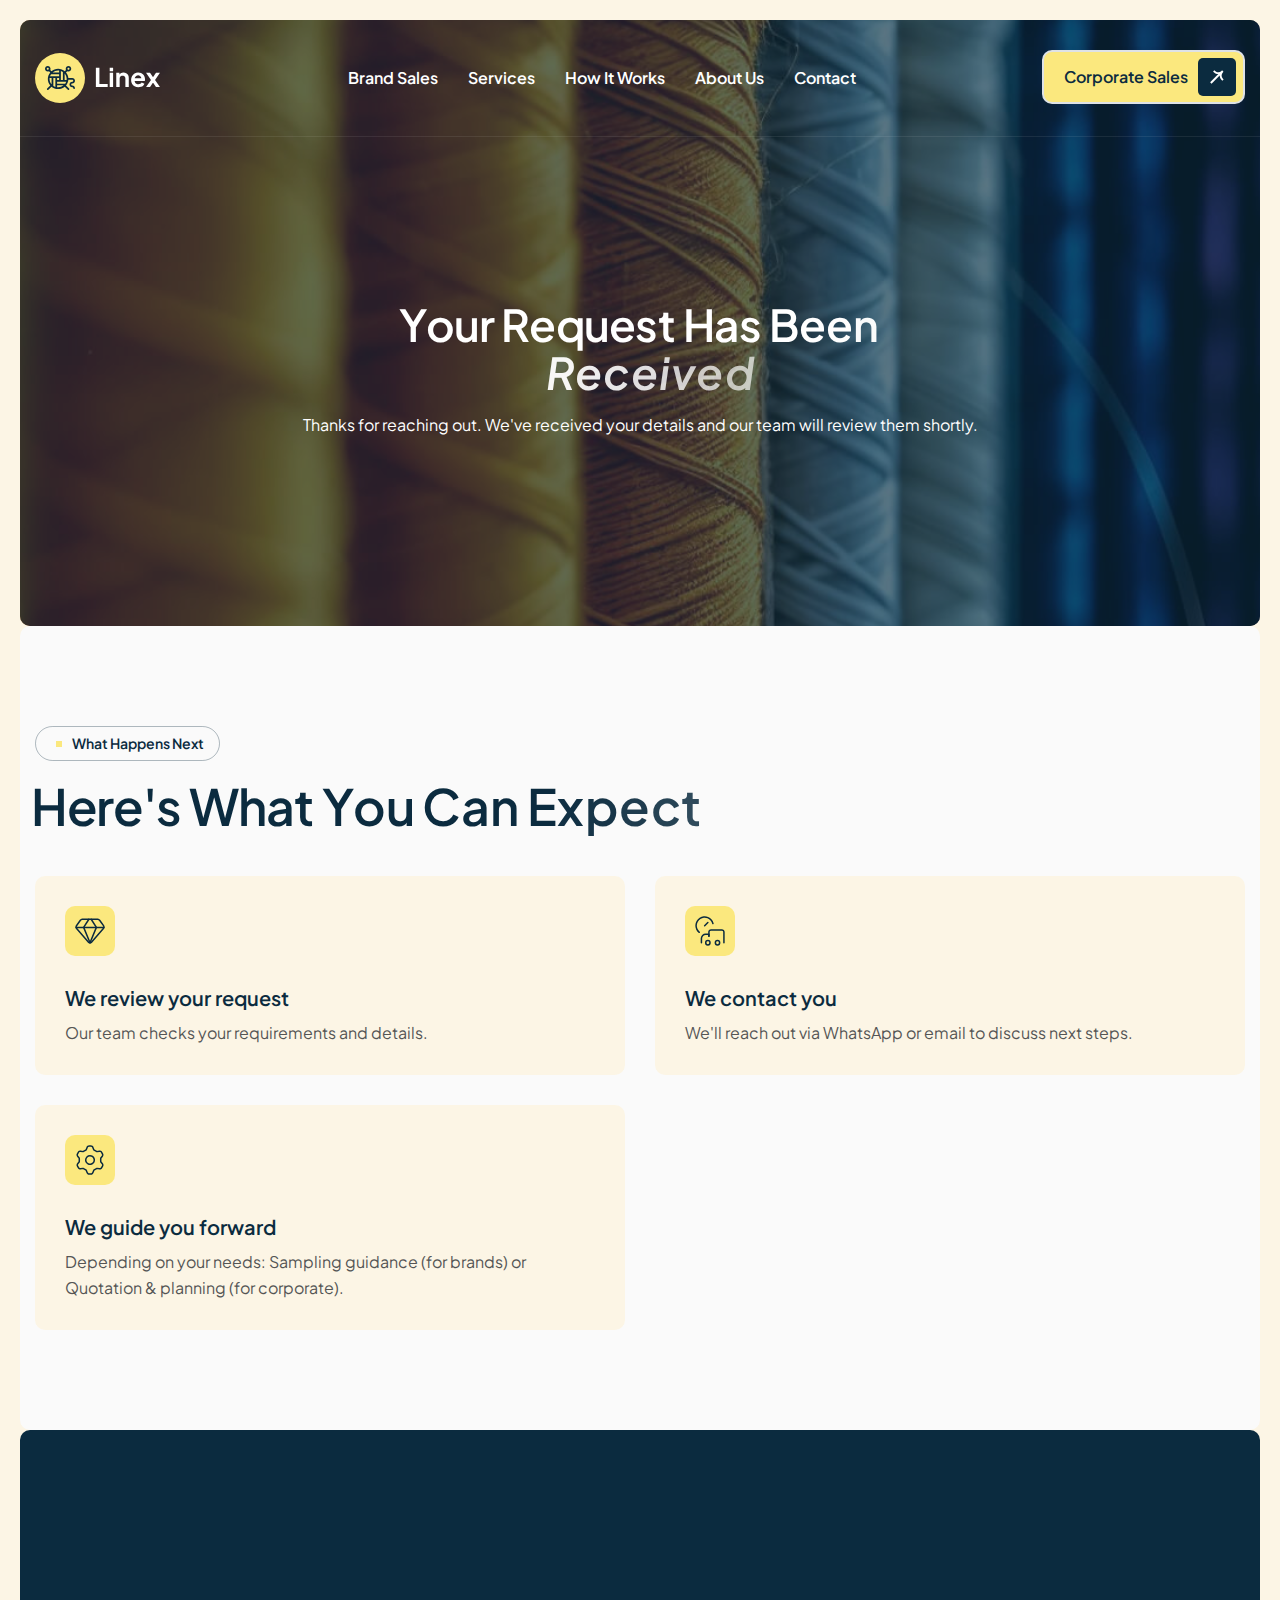
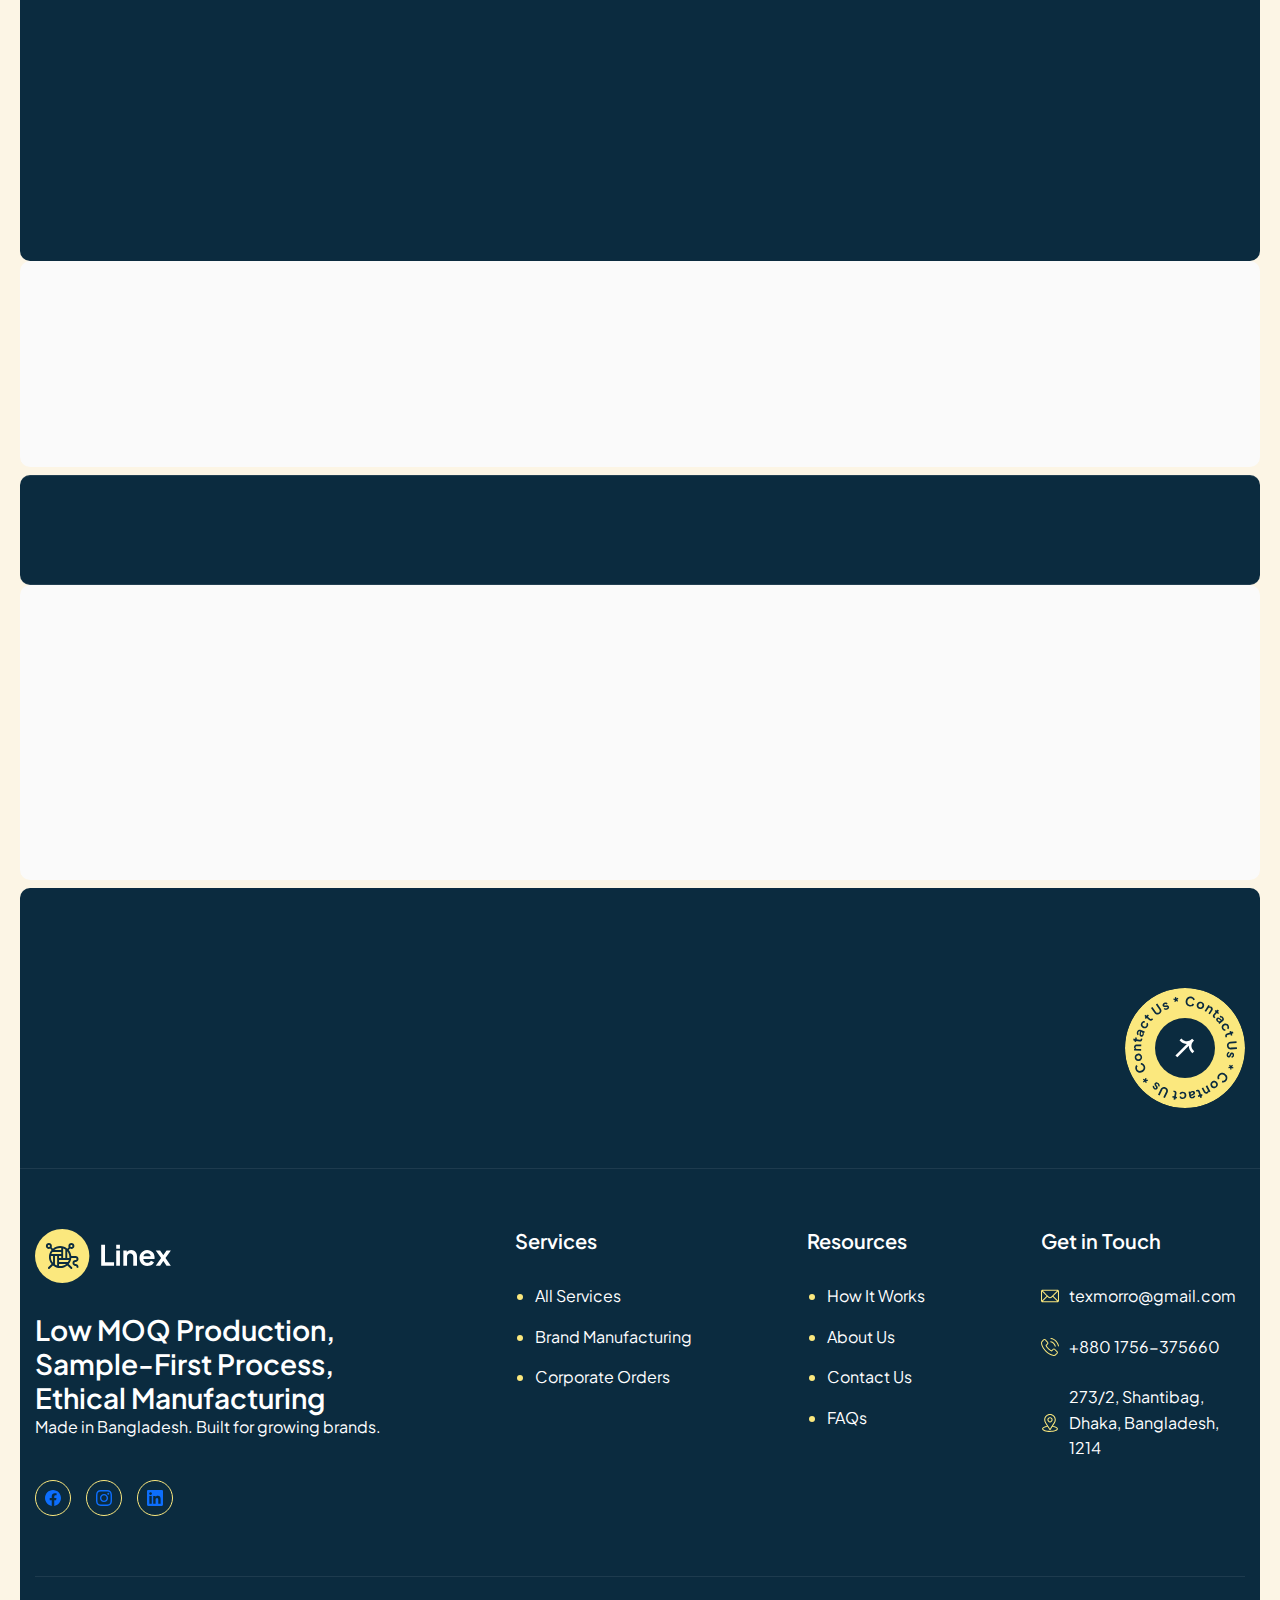
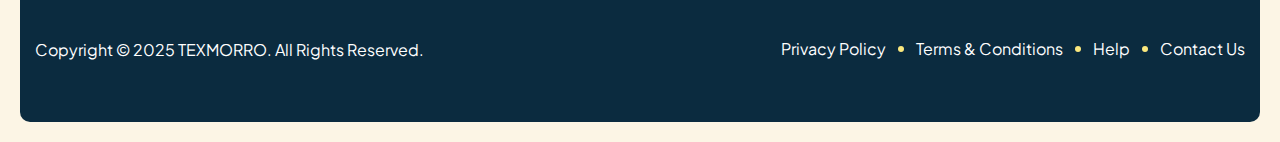
<file: thank_you.html>
<!doctype html>
<html lang="zxx">
  <head>
    <meta charset="utf-8" />
    <meta http-equiv="X-UA-Compatible" content="IE=edge" />
    <meta
      name="viewport"
      content="width=device-width, initial-scale=1.0, maximum-scale=1"
    />
    <meta
      name="description"
      content="Thank you for contacting TEXMORRO. Your inquiry has been received and our team will respond shortly."
    />
    <meta
      name="keywords"
      content="apparel manufacturing, brand incubation, corporate merchandise, textiles, fabric production, clothing manufacturing"
    />
    <meta name="author" content="Nuvue Studio" />

    <title>Thank You - TEXMORRO | Request Received</title>
    <link rel="shortcut icon" type="image/x-icon" href="images/favicon.png" />

    <link rel="preconnect" href="https://fonts.googleapis.com/" />
    <link rel="preconnect" href="https://fonts.gstatic.com/" crossorigin />
    <link
      href="https://fonts.googleapis.com/css2?family=Plus+Jakarta+Sans:ital,wght@0,200..800;1,200..800&amp;display=swap"
      rel="stylesheet"
    />

    <link href="css/bootstrap.min.css" rel="stylesheet" media="screen" />
    <link href="css/slicknav.min.css" rel="stylesheet" />
    <link rel="stylesheet" href="css/swiper-bundle.min.css" />
    <link href="css/all.min.css" rel="stylesheet" media="screen" />
    <link href="css/animate.css" rel="stylesheet" />
    <link rel="stylesheet" href="css/magnific-popup.css" />
    <link rel="stylesheet" href="css/mousecursor.css" />

    <link href="css/custom.css" rel="stylesheet" media="screen" />
  </head>

  <body>
    <!-- Preloader -->
    <div class="preloader">
      <div class="loading-container">
        <div class="loading"></div>
        <div id="loading-icon"><img src="images/loader.svg" alt="" /></div>
      </div>
    </div>

    <!-- Header -->
    <header class="main-header">
        <div class="header-sticky bg-section">
            <nav class="navbar navbar-expand-lg">
                <div class="container">
                    <!-- Logo Start -->
                    <a class="navbar-brand" href="index.html">
                        <img src="images/logo.svg" alt="Logo" />
                    </a>
                    <!-- Logo End -->

                    <!-- Main Menu Start -->
                    <div class="collapse navbar-collapse main-menu">
                        <div class="nav-menu-wrapper">
                            <ul class="navbar-nav mr-auto" id="menu">

                                <li class="nav-item">
                                    <a class="nav-link" href="brand_services_index.html">Brand Sales</a>
                                </li>
                                <li class="nav-item">
                                    <a class="nav-link" href="services.html">Services</a>
                                </li>
                                <li class="nav-item">
                                    <a class="nav-link" href="how_it_works.html">How It Works</a>
                                </li>
                                <li class="nav-item">
                                    <a class="nav-link" href="about.html">About Us</a>
                                </li>
                                <li class="nav-item">
                                    <a class="nav-link" href="contact.html">Contact</a>
                                </li>
                                <li class="mobile-menu-btn">
                                    <a href="corporate_sales_index.html" class="btn-default btn-highlighted">Corporate
                                        Sales</a>
                                </li>
                            </ul>
                        </div>

                        <!-- Header Btn Start -->
                        <div class="header-btn">
                            <a href="corporate_sales_index.html"
                                class="btn-default btn-highlighted border border-2">Corporate Sales</a>
                        </div>
                        <!-- Header Btn End -->
                    </div>
                    <!-- Main Menu End -->
                    <div class="navbar-toggle"></div>
                </div>
            </nav>
            <div class="responsive-menu"></div>
        </div>
    </header>

    <!-- CONFIRMATION HERO -->
    <div class="page-header bg-section parallaxie">
      <div class="container">
        <div class="row">
          <div class="col-lg-12">
            <!-- Page Header Box Start -->
            <div class="page-header-box">
              <h1
                class="text-anime-style-3"
                data-cursor="-opaque"
                style="font-size: 44px"
              >
                Your Request Has Been<br /><i>Received</i>
              </h1>
              <p class="wow fadeInUp" style="color: var(--white-color)">
                Thanks for reaching out. We've received your details and our
                team will review them shortly.
              </p>
            </div>
            <!-- Page Header Box End -->
          </div>
        </div>
      </div>
    </div>

    <!-- WHAT HAPPENS NEXT -->
    <div class="why-choose-us-metal bg-section">
      <div class="container">
        <div class="row">
          <div class="why-choose-content-metal">
            <div class="section-title">
              <h3 class="wow fadeInUp">What Happens Next</h3>
              <h2 class="text-anime-style-3" data-cursor="-opaque">
                Here's What You Can Expect
              </h2>
            </div>

            <div class="why-choose-items-list-metal wow fadeInUp">
              <div class="why-choose-item-metal">
                <div class="icon-box">
                  <img src="images/icon-why-choose-item-1-metal.svg" alt="" />
                </div>
                <div class="why-choose-item-content-metal">
                  <h3>We review your request</h3>
                  <p>Our team checks your requirements and details.</p>
                </div>
              </div>

              <div class="why-choose-item-metal">
                <div class="icon-box">
                  <img src="images/icon-why-choose-item-2-metal.svg" alt="" />
                </div>
                <div class="why-choose-item-content-metal">
                  <h3>We contact you</h3>
                  <p>
                    We'll reach out via WhatsApp or email to discuss next steps.
                  </p>
                </div>
              </div>

              <div class="why-choose-item-metal">
                <div class="icon-box">
                  <img src="images/icon-why-choose-item-3-metal.svg" alt="" />
                </div>
                <div class="why-choose-item-content-metal">
                  <h3>We guide you forward</h3>
                  <p>
                    Depending on your needs: Sampling guidance (for brands) or
                    Quotation & planning (for corporate).
                  </p>
                </div>
              </div>
            </div>
          </div>
        </div>
      </div>
    </div>

    <!-- RESPONSE TIME -->
    <div class="what-we-do bg-section dark-section">
      <div class="container py-5">
        <div class="row section-row align-items-center">
          <div class="col-lg-12">
            <div class="section-title section-title-center">
              <h2 class="text-anime-style-3" data-cursor="-opaque">
                When Will You Hear Back?
              </h2>
              <p
                class="wow fadeInUp"
                style="
                  font-size: 1.25rem;
                  color: var(--white-color);
                  font-style: italic;
                "
              >
                We usually respond within:
              </p>
              <div
                class="wow fadeInUp"
                data-wow-delay="0.2s"
                style="margin-top: 20px"
              >
                <h3
                  style="
                    color: var(--accent-color);
                    font-size: 2.5rem;
                    font-weight: 700;
                    border: 1px solid var(--white-color);
                  "
                >
                  24 hours
                </h3>
                <p style="margin-top: 10px; color: var(--white-color)">
                  (business days)
                </p>
              </div>
            </div>
          </div>
        </div>
      </div>
    </div>

    <!-- WHATSAPP CTA -->
    <div class="final-cta-light bg-section mb-2">
      <div class="final-cta-bg-accent"></div>
      <div class="container">
        <div class="row justify-content-center">
          <div class="col-xl-8 col-lg-10">
            <div class="final-cta-content mb-0">
              <div class="section-title section-title-center wow fadeInUp">
                <h2>Want a Faster Response?</h2>
                <p class="wow fadeInUp" data-wow-delay="0.2s">
                  Reach out directly on WhatsApp to continue your inquiry.
                </p>
              </div>

              <div
                class="hero-content-btn justify-content-center wow fadeInUp"
                data-wow-delay="0.3s"
              >
                <a
                  href="https://wa.me/8801715043027?text=Hi%2C%20I%20just%20submitted%20an%20inquiry%20on%20your%20website"
                  class="btn-default btn-highlighted"
                  target="_blank"
                >
                  Continue on WhatsApp
                </a>
              </div>
            </div>
          </div>
        </div>
      </div>
    </div>

    <!-- IMPORTANT NOTE - Notification Bar -->
    <div
      class="bg-section dark-section"
      style="
        padding: 0;
        border-top: 1px solid rgba(255, 255, 255, 0.1);
        border-bottom: 1px solid rgba(255, 255, 255, 0.1);
      "
    >
      <div class="container">
        <div class="row">
          <div class="col-lg-12">
            <div
              class="wow fadeInUp"
              style="
                padding: 30px 0;
                display: flex;
                align-items: center;
                justify-content: center;
                gap: 20px;
                flex-wrap: wrap;
              "
            >
              <div
                style="
                  width: 48px;
                  height: 48px;
                  background: var(--accent-color);
                  border-radius: 12px;
                  display: flex;
                  align-items: center;
                  justify-content: center;
                  flex-shrink: 0;
                "
              >
                <svg
                  xmlns="http://www.w3.org/2000/svg"
                  width="24"
                  height="24"
                  viewBox="0 0 24 24"
                  fill="none"
                  stroke="var(--primary-color)"
                  stroke-width="2.5"
                  stroke-linecap="round"
                  stroke-linejoin="round"
                >
                  <circle cx="12" cy="12" r="10"></circle>
                  <line x1="12" y1="8" x2="12" y2="12"></line>
                  <line x1="12" y1="16" x2="12.01" y2="16"></line>
                </svg>
              </div>
              <div style="flex: 1; max-width: 800px">
                <strong
                  style="
                    color: var(--accent-color);
                    font-size: 1.1rem;
                    font-weight: 700;
                    margin-right: 8px;
                  "
                  >Keep Your Phone Available:</strong
                >
                <span style="color: rgba(255, 255, 255, 0.85); font-size: 1rem"
                  >Our team may contact you to clarify details and move your
                  request forward faster.</span
                >
              </div>
            </div>
          </div>
        </div>
      </div>
    </div>

    <!-- FINAL CTA -->
    <div class="final-cta-light bg-section">
      <div class="final-cta-light-bg-accent"></div>
      <div class="container">
        <div class="row justify-content-center">
          <div class="col-xl-8 col-lg-10">
            <div class="final-cta-light-content">
              <div class="section-title section-title-center wow fadeInUp">
                <h3>Not Done Yet?</h3>
                <p class="wow fadeInUp" data-wow-delay="0.2s">
                  If you have more details or forgot something, you can submit
                  another request or contact us directly.
                </p>
              </div>

              <div
                class="hero-content-btn justify-content-center wow fadeInUp"
                data-wow-delay="0.3s"
              >
                <a href="contact.html" class="btn-default btn-highlighted"
                  >Submit Another Inquiry</a
                >
              </div>
            </div>
          </div>
        </div>

        <!-- Trust Strip -->
        <div
          class="row final-cta-light-trust wow fadeInUp"
          data-wow-delay="0.4s"
        >
          <div class="col-md-4">
            <div class="final-cta-light-trust-item">
              <div class="final-cta-light-trust-icon">
                <svg
                  xmlns="http://www.w3.org/2000/svg"
                  width="22"
                  height="22"
                  viewBox="0 0 24 24"
                  fill="none"
                  stroke="currentColor"
                  stroke-width="2"
                  stroke-linecap="round"
                  stroke-linejoin="round"
                >
                  <path d="M12 22s8-4 8-10V5l-8-3-8 3v7c0 6 8 10 8 10z" />
                </svg>
              </div>
              <div class="final-cta-light-trust-content">
                <h4>Sample-First Process</h4>
                <p>Approve before you commit to bulk</p>
              </div>
            </div>
          </div>
          <div class="col-md-4">
            <div class="final-cta-light-trust-item">
              <div class="final-cta-light-trust-icon">
                <svg
                  xmlns="http://www.w3.org/2000/svg"
                  width="22"
                  height="22"
                  viewBox="0 0 24 24"
                  fill="none"
                  stroke="currentColor"
                  stroke-width="2"
                  stroke-linecap="round"
                  stroke-linejoin="round"
                >
                  <circle cx="12" cy="12" r="10" />
                  <polyline points="12 6 12 12 16 14" />
                </svg>
              </div>
              <div class="final-cta-light-trust-content">
                <h4>10–14 Day Turnaround</h4>
                <p>Fast, reliable production timelines</p>
              </div>
            </div>
          </div>
          <div class="col-md-4">
            <div class="final-cta-light-trust-item">
              <div class="final-cta-light-trust-icon">
                <svg
                  xmlns="http://www.w3.org/2000/svg"
                  width="22"
                  height="22"
                  viewBox="0 0 24 24"
                  fill="none"
                  stroke="currentColor"
                  stroke-width="2"
                  stroke-linecap="round"
                  stroke-linejoin="round"
                >
                  <path
                    d="M20.38 3.46 16 2a4 4 0 0 1-8 0L3.62 3.46a2 2 0 0 0-1.34 2.23l.58 3.57a1 1 0 0 0 .99.84H6v10c0 1.1.9 2 2 2h8a2 2 0 0 0 2-2V10h2.15a1 1 0 0 0 .99-.84l.58-3.57a2 2 0 0 0-1.34-2.23z"
                  />
                </svg>
              </div>
              <div class="final-cta-light-trust-content">
                <h4>Low MOQ Available</h4>
                <p>Start small, scale when you're ready</p>
              </div>
            </div>
          </div>
        </div>
      </div>
    </div>

    <!-- Footer -->
    <footer class="main-footer-stone bg-section dark-section mt-2">
        <!-- Footer CTA Header -->
        <div class="footer-header-stone">
            <div class="container">
                <div class="row">
                    <div class="col-lg-12">
                        <div class="footer-header-box-stone">
                            <div class="section-title">
                                <h2 class="text-anime-style-3" data-cursor="-opaque">
                                    Ready to work with a manufacturer who gets it right?
                                </h2>
                            </div>
                            <div class="contact-us-circle">
                                <a href="contact.html">
                                    <img src="images/contact-us-circle.svg" alt="" />
                                </a>
                            </div>
                        </div>
                    </div>
                </div>
            </div>
        </div>

        <!-- Footer Main Body -->
        <div class="container">
            <div class="row">
                <!-- Column 1: About -->
                <div class="col-xl-4 col-lg-4">
                    <!-- About Footer -->
                    <div class="about-footer-stone">
                        <!-- Footer Logo -->
                        <a class="footer-logo-stone" href="index.html">
                            <img src="images/footer-logo.svg" alt="" />
                        </a>

                        <!-- About Footer Content -->
                        <div class="about-footer-content-stone">
                            <h3 style="color: var(--white-color)">
                                Low MOQ Production, Sample-First Process, Ethical
                                Manufacturing
                            </h3>
                            <p>Made in Bangladesh. Built for growing brands.</p>
                        </div>

                        <!-- Footer Social Link -->
                        <div class="footer-social-links-stone">
                            <ul>
                                <li>
                                    <a href="https://www.facebook.com/profile.php?id=61582831757913">
                                        <svg xmlns="http://www.w3.org/2000/svg" width="16" height="16"
                                            viewBox="0 0 24 24" fill="currentColor">
                                            <path
                                                d="M24 12.073c0-6.627-5.373-12-12-12s-12 5.373-12 12c0 5.99 4.388 10.954 10.125 11.854v-8.385H7.078v-3.47h3.047V9.43c0-3.007 1.792-4.669 4.533-4.669 1.312 0 2.686.235 2.686.235v2.953H15.83c-1.491 0-1.956.925-1.956 1.874v2.25h3.328l-.532 3.47h-2.796v8.385C19.612 23.027 24 18.062 24 12.073z" />
                                        </svg>
                                    </a>
                                </li>
                                <li>
                                    <a href="#">
                                        <svg xmlns="http://www.w3.org/2000/svg" width="16" height="16"
                                            viewBox="0 0 24 24" fill="currentColor">
                                            <path
                                                d="M12 2.163c3.204 0 3.584.012 4.85.07 3.252.148 4.771 1.691 4.919 4.919.058 1.265.069 1.645.069 4.849 0 3.205-.012 3.584-.069 4.849-.149 3.225-1.664 4.771-4.919 4.919-1.266.058-1.644.07-4.85.07-3.204 0-3.584-.012-4.849-.07-3.26-.149-4.771-1.699-4.919-4.92-.058-1.265-.07-1.644-.07-4.849 0-3.204.013-3.583.07-4.849.149-3.227 1.664-4.771 4.919-4.919 1.266-.057 1.645-.069 4.849-.069zm0-2.163c-3.259 0-3.667.014-4.947.072-4.358.2-6.78 2.618-6.98 6.98-.059 1.281-.073 1.689-.073 4.948 0 3.259.014 3.668.072 4.948.2 4.358 2.618 6.78 6.98 6.98 1.281.058 1.689.072 4.948.072 3.259 0 3.668-.014 4.948-.072 4.354-.2 6.782-2.618 6.979-6.98.059-1.28.073-1.689.073-4.948 0-3.259-.014-3.667-.072-4.947-.196-4.354-2.617-6.78-6.979-6.98-1.281-.059-1.69-.073-4.949-.073zm0 5.838c-3.403 0-6.162 2.759-6.162 6.162s2.759 6.163 6.162 6.163 6.162-2.759 6.162-6.163c0-3.403-2.759-6.162-6.162-6.162zm0 10.162c-2.209 0-4-1.79-4-4 0-2.209 1.791-4 4-4s4 1.791 4 4c0 2.21-1.791 4-4 4zm6.406-11.845c-.796 0-1.441.645-1.441 1.44s.645 1.44 1.441 1.44c.795 0 1.439-.645 1.439-1.44s-.644-1.44-1.439-1.44z" />
                                        </svg>
                                    </a>
                                </li>
                                <li>
                                    <a href="#">
                                        <svg xmlns="http://www.w3.org/2000/svg" width="16" height="16"
                                            viewBox="0 0 24 24" fill="currentColor">
                                            <path
                                                d="M20.447 20.452h-3.554v-5.569c0-1.328-.027-3.037-1.852-3.037-1.853 0-2.136 1.445-2.136 2.939v5.667H9.351V9h3.414v1.561h.046c.477-.9 1.637-1.85 3.37-1.85 3.601 0 4.267 2.37 4.267 5.455v6.286zM5.337 7.433c-1.144 0-2.063-.926-2.063-2.065 0-1.138.92-2.063 2.063-2.063 1.14 0 2.064.925 2.064 2.063 0 1.139-.925 2.065-2.064 2.065zm1.782 13.019H3.555V9h3.564v11.452zM22.225 0H1.771C.792 0 0 .774 0 1.729v20.542C0 23.227.792 24 1.771 24h20.451C23.2 24 24 23.227 24 22.271V1.729C24 .774 23.2 0 22.222 0h.003z" />
                                        </svg>
                                    </a>
                                </li>
                            </ul>
                        </div>
                    </div>
                </div>

                <!-- Columns 2–4 -->
                <div class="col-xl-8 col-lg-8">
                    <div class="footer-links-box-stone">
                        <!-- Column 2: Services -->
                        <div class="footer-links-stone">
                            <h3>Services</h3>
                            <ul>
                                <li><a href="services.html">All Services</a></li>
                                <li>
                                    <a href="brand_services_index.html">Brand Manufacturing</a>
                                </li>
                                <li>
                                    <a href="corporate_sales_index.html">Corporate Orders</a>
                                </li>
                            </ul>
                        </div>

                        <!-- Column 3: Resources -->
                        <div class="footer-links-stone">
                            <h3>Resources</h3>
                            <ul>
                                <li><a href="how_it_works.html">How It Works</a></li>
                                <li><a href="about.html">About Us</a></li>
                                <li><a href="contact.html">Contact Us</a></li>
                                <li><a href="faq.html">FAQs</a></li>
                            </ul>
                        </div>

                        <!-- Column 4: Contact & Social -->
                        <div class="footer-links-stone footer-contact-links-stone">
                            <h3>Get in Touch</h3>

                            <div class="footer-contact-item-stone">
                                <div class="icon-box">
                                    <img src="images/icon-mail-accent.svg" alt="" />
                                </div>
                                <div class="footer-contact-content-stone">
                                    <p>
                                        <a href="mailto:info@texmorro.com">texmorro@gmail.com</a>
                                    </p>
                                </div>
                            </div>

                            <div class="footer-contact-item-stone">
                                <div class="icon-box">
                                    <img src="images/icon-phone-accent.svg" alt="" />
                                </div>
                                <div class="footer-contact-content-stone">
                                    <p><a href="tel:+880XXXXXXXXX">+880 1756-375660</a></p>
                                </div>
                            </div>

                            <div class="footer-contact-item-stone">
                                <div class="icon-box">
                                    <img src="images/icon-location-accent.svg" alt="" />
                                </div>
                                <div class="footer-contact-content-stone">
                                    <p>273/2, Shantibag, Dhaka, Bangladesh, 1214</p>
                                </div>
                            </div>
                        </div>
                    </div>
                </div>
            </div>

            <!-- Bottom Bar -->
            <div class="row">
                <div class="col-lg-12">
                    <div class="footer-copyright-stone">
                        <div class="footer-copyright-text-stone">
                            <p>Copyright &copy; 2025 TEXMORRO. All Rights Reserved.</p>
                        </div>
                        <div class="footer-privacy-policy-stone">
                            <ul>
                                <li><a href="privacy_policy.html">Privacy Policy</a></li>
                                <li>
                                    <a href="terms_conditions.html">Terms &amp; Conditions</a>
                                </li>
                                <li><a href="help.html">Help</a></li>
                                <li><a href="contact.html">Contact Us</a></li>
                            </ul>
                        </div>
                    </div>
                </div>
            </div>
        </div>
    </footer>

    <!-- Jquery Library File -->
    <script src="js/jquery-3.7.1.min.js"></script>
    <script src="js/bootstrap.min.js"></script>
    <script src="js/validator.min.js"></script>
    <script src="js/jquery.slicknav.js"></script>
    <script src="js/swiper-bundle.min.js"></script>
    <script src="js/jquery.waypoints.min.js"></script>
    <script src="js/jquery.counterup.min.js"></script>
    <script src="js/jquery.magnific-popup.min.js"></script>
    <script src="js/SmoothScroll.js"></script>
    <script src="js/parallaxie.js"></script>
    <script src="js/gsap.min.js"></script>
    <script src="js/magiccursor.js"></script>
    <script src="js/SplitText.min.js"></script>
    <script src="js/ScrollTrigger.min.js"></script>
    <script src="js/jquery.mb.YTPlayer.min.js"></script>
    <script src="js/wow.min.js"></script>
    <script src="js/function.js"></script>
  </body>
</html>
</file>
<file: css/custom.css>
/* ----------------------------------------------------------------------------------------
* Author        : Awaiken
* Template Name : Linex - Textile & Fabric Manufacturing HTML Template image-anime
* File          : CSS File
* Version       : 1.0
* ---------------------------------------------------------------------------------------- */
/* INDEX
----------------------------------------------------------------------------------------
01. Global Variables
02. General css
03. Header css
04. Hero css
05. Scrolling Ticker css
06. About Us css
07. Our Services css
08. Why Choose Us css
09. Intro Video css
10. Our Benefits css
11. How It Work css
12. Our Features css
13. Our Testimonials css
14. Our Pricing css
15. Our FAQs css
16. Our Blog css
17. Footer css
18. About Us Page css
19. Services Page css
20. Service Single css
21. Blog Archive css
22. Blog Single css
23. Projects Page css
24. Project Single css
25. Team Page css
26. Team Single css
27. Pricing Page css
28. Testimonials Page css
29. Image Gallery css
30. Video Gallery css
31. FAQs Page css
32. Contact Us Page css
33.	404 Error Page css
34. Responsive css
35. Home - Version 2 css
36. Home - Version 3 css

benefits-content-body
-------------------------------------------------------------------------------------- */

/************************************/
/*** 	 01. Global Variables	  ***/
/************************************/

:root{
	--primary-color				: #0B2B3F;
	--secondary-color			: #FAFAFA;
	--bg-color					: #FCF5E5;
	--text-color				: #555555;
	--action-color         		: #BCCA25;
	--accent-color				: #FBE87E;
	--white-color				: #FFFFFF;
	--divider-color				: #0b2b3f52;
	--dark-divider-color		: #FFFFFF14;
	--error-color				: rgb(230, 87, 87);
	--default-font				: "Plus Jakarta Sans", sans-serif;
}

/************************************/
/*** 	   02. General css		  ***/
/************************************/

html,
body{
	width: 100%;
	overflow-x: clip;
}

body{
	font-family: var(--default-font);
	font-size: 16px;
	font-weight: 400;
	line-height: 1em;
	color: var(--text-color);
	background: var(--bg-color);
}

::-webkit-scrollbar-track{
	background-color: var(--primary-color);
	border-left: 1px solid var(--primary-color);
}
::-webkit-scrollbar{
	width: 7px;
	background-color: var(--primary-color);
}
::-webkit-scrollbar-thumb{
	background: var(--accent-color);
}

::selection{
	color: var(--primary-color);
	background-color: var(--accent-color);
	filter: invert(1);
}

p{
	line-height: 1.6em;
	margin-bottom: 1.5em;
}

h1,
h2,
h3,
h4,
h5,
h6{
	font-weight: 600;
	line-height: 1.2em;
	color: var(--primary-color);
	margin :0;
}

figure{
	margin: 0;
}

img{
	max-width: 100%;
}

a{
	text-decoration: none;
}

a:hover{
	text-decoration: none;
	outline: 0;
}

a:focus{
	text-decoration: none;
	outline: 0;
}

.container{
	max-width: 1500px;
}

.container,
.container-fluid,
.container-lg,
.container-md,
.container-sm,
.container-xl,
.container-xxl{
    padding-right: 15px;
    padding-left: 15px;
}

.image-anime{
	position: relative;
	overflow: hidden;
}

.image-anime:after{
	content: "";
	position: absolute;
    width: 200%;
    height: 0%;
    left: 50%;
    top: 50%;
    background-color: rgba(255,255,255,.3);
    transform: translate(-50%,-50%) rotate(-45deg);
    z-index: 1;
}

.image-anime:hover:after{
    height: 250%;
    transition: all 600ms linear;
    background-color: transparent;
}

.reveal{
	position: relative;
    display: -webkit-inline-box;
    display: -ms-inline-flexbox;
    display: inline-flex;
    visibility: hidden;
    overflow: hidden;
}

.reveal img{
    height: 100%;
    width: 100%;
    -o-object-fit: cover;
    object-fit: cover;
    -webkit-transform-origin: left;
    transform-origin: left;
}

.row{
    margin-right: -15px;
    margin-left: -15px;
}

.row > *{
	padding-right: 15px;
	padding-left: 15px;
}

.row.no-gutters{
    margin-right: 0px;
    margin-left: 0px;
}

.row.no-gutters > *{
    padding-right: 0px;
    padding-left: 0px;
}

.btn-default{
	position: relative;
	display: inline-block;  
	font-size: 16px;
	font-weight: 600;
	line-height: 1em;
	text-transform: capitalize;
	color: var(--primary-color);
	background: var(--accent-color);
	border-radius: 10px;
	padding: 17px 55px 17px 20px;
	border: none;
	overflow: hidden;
	transition: all 0.4s ease-in-out;
	z-index: 1;
}

.btn-default:hover{
	color: var(--white-color);
}

.btn-default::before{
	content: '';
	position: absolute;
    top: 50%;
    right: 7px;
    width: 38px;
    height: 38px;
	background-color: var(--primary-color);
    background-image: url('../images/arrow-white.svg');
    background-repeat: no-repeat;
    background-position: center center;
    background-size: 20px auto;
	border-radius: 5px;
    transform: translateY(-50%);
	transition: all 0.4s ease-in-out;
}

.btn-default:hover:before{
	background-color: var(--accent-color);
	background-image: url('../images/arrow-primary.svg');
}

.btn-default::after{ 
	content: '';
    position: absolute;
    top: 0;
    right: 0;
    bottom: 0;
    width: 0;
    height: 100%;
    background: var(--primary-color);
    transition: all 0.4s ease-in-out;
    z-index: -1;
}

.btn-default:hover::after{
	right: auto;
	left: 0;
    width: 100%;
}

.btn-default.btn-highlighted:hover{
	color: var(--primary-color);
}

.btn-default.btn-highlighted:hover:before{
	background-color: var(--primary-color);
	background-image: url('../images/arrow-white.svg');
}

.btn-default.btn-highlighted::after{
	background-color: var(--white-color);
}

.btn-default.btn-light{
	background: var(--dark-divider-color);
	color: var(--white-color);
}

.btn-default.btn-light:hover{
	color: var(--primary-color);
}

.btn-default.btn-light:before{
	background-color: var(--accent-color);
	background-image: url('../images/arrow-primary.svg');
}

.btn-default.btn-light::after{
	background-color: var(--white-color);
}

.readmore-btn{
	position: relative;
	display: inline-block;
	font-weight: 600;
	line-height: normal;
	text-transform: capitalize;
	color: var(--primary-color);
	padding-right: 28px;
}

.readmore-btn::before{
	content: '';
    position: absolute;
    top: 1px;
    right: 0;
	background-image: url('../images/arrow-primary.svg');
	background-repeat: no-repeat;
	background-position: right center;
	background-size: cover;
	width: 20px;
	height: 20px;
    transition: all 0.4s ease-in-out;
}

.readmore-btn:hover::before{
	transform: rotate(45deg);
}

.cb-cursor:before{
	background: var(--accent-color);
}

.preloader{
	position: fixed;
	top: 0;
	left: 0;
	right: 0;
	bottom: 0;
	z-index: 1000;
	background: var(--primary-color);
	display: flex;
	align-items: center;
	justify-content: center;
}

.loading-container,
.loading{
	height: 100px;
	position: relative;
	width: 100px;
	border-radius: 100%;
}

.loading-container{
	margin: 40px auto;
}

.loading{
	border: 1px solid transparent;
	border-color: transparent var(--white-color) transparent var(--white-color);
	animation: rotate-loading 1.5s linear 0s infinite normal;
	transform-origin: 50% 50%;
}

.loading-container:hover .loading,
.loading-container .loading{
	transition: all 0.5s ease-in-out;
}

#loading-icon{
	position: absolute;
	top: 50%;
	left: 50%;
	max-width: 66px;
	transform: translate(-50%, -50%);
}

@keyframes rotate-loading{
	0%{
		transform: rotate(0deg);
	}

	100%{
		transform: rotate(360deg);
	}
}

.bg-section{
	width: 100%;
	max-width: 1880px;
	background-color: var(--secondary-color);
	border-radius: 10px;
	margin: 0 auto;
}

.bg-section .container-fluid{
	padding: 0;
}

.dark-section{
	background-color: var(--primary-color);
}

.section-row{
	margin-bottom: 80px;
}

.section-row .section-title{
	margin-bottom: 0; 
}

.section-row .section-title.section-title-center{
	width: 100%;
	max-width: 860px;
	margin: 0 auto;
	text-align: center;
}

.section-btn{
	text-align: right;
}

.section-content-btn .section-btn{
	margin-top: 30px;
	text-align: left;
}

.section-title-content p{
	margin-bottom: 20px;
}

.section-title-content p:last-child{
	margin-bottom: 0;	
}

.section-title{
	margin-bottom: 40px;
}

.section-title h3{
	position: relative;
	display: inline-block;
	font-size: 14px;
	font-weight: 600;
	text-transform: capitalize;
	line-height: 1.45em;
	border: 1px solid var(--divider-color);
	border-radius: 40px;
	padding: 6px 15px 6px 36px;
    margin-bottom: 15px;
}

.section-title h3::before{
	content: '';
    position: absolute;
    left: 20px;
    top: 50%;
    transform: translateY(-50%);
    background: var(--accent-color);
    width: 6px;
    height: 6px;
}

.section-title h1{
	font-size: 60px;
	line-height: 1.1em;
	letter-spacing: -0.02em;
	margin-bottom: 0;
	cursor: none;
}

.section-title h2{
	font-size: 50px;
	letter-spacing: -0.02em;
	margin-bottom: 0;
	cursor: none;
}

.section-title p{
	margin-top: 20px;
	margin-bottom: 0;
}

.dark-section .section-title h3{
	border-color: var(--dark-divider-color);
}

.dark-section .section-title h3,
.dark-section .section-title h1,
.dark-section .section-title h2,
.dark-section .section-title p,
.dark-section .section-title-content p{
	color: var(--white-color);
}

.help-block.with-errors ul{
	margin: 0;
	text-align: left;
}

.help-block.with-errors ul li{
	color: var(--error-color);
	font-weight: 500;
	font-size: 14px;
}

/************************************/
/**** 	   03. Header css		 ****/
/************************************/

header.main-header{
	position: absolute;
	top: 20px;
	left: 0;
	right: 0;
	z-index: 100;
}

header.main-header .header-sticky{
	position: relative;
	top: 0;
	background: transparent;
	border-radius: 0;
	border-bottom: 1px solid var(--dark-divider-color);
	z-index: 100;
}

header.main-header .header-sticky.hide{
	transform: translateY(-100%);
	transition: transform 0.3s ease-in-out;
}

header.main-header .header-sticky.active{
	position: fixed;
	top: 0;
	left: 0;
	right: 0;
    transform: translateY(0);
	background: var(--primary-color);
	border-bottom: 1px solid var(--dark-divider-color);
	border-radius: 0 0 20px 20px;
}

.navbar{
	padding: 30px 0;
	align-items: center;
}

.navbar-brand{
	padding: 0;
	margin: 0;
}

.main-menu .nav-menu-wrapper{
	flex: 1;
	text-align: center;
	margin: 0 1.042vw;
}

.main-menu .nav-menu-wrapper > ul{
	align-items: center;
	display: inline-flex;
}

.main-menu ul li{
	margin: 0 5px;
	position: relative;
}

.main-menu ul li a{
	font-size: 16px;
	font-weight: 600;
	line-height: 1.2em;
	padding: 12px 10px !important;
	color: var(--white-color);
	background: transparent;
	border-radius: 0px;
	text-transform: capitalize;
	transition: all 0.3s ease-in-out;
}

.main-menu ul li.submenu > a:after{
	content: '\f107';
	font-family: 'FontAwesome';
	font-weight: 900;
	font-size: 14px;
	margin-left: 8px;
}

.main-menu ul li a:hover,
.main-menu ul li a:focus{
	color: var(--accent-color);
}

.main-menu ul ul{
	visibility: hidden;
	opacity: 0;
	transform: scale(1,0.8);
	transform-origin: top;
	padding: 0;
	margin: 0;
	list-style: none;
	width: 235px;
	border-radius: 10px;
	position: absolute;
	left: 0;
	top: 100%;
	background: var(--accent-color);
	transition: all 0.3s ease-in-out;
	text-align: left;
}

.main-menu ul li.submenu:first-child ul{
    width: 235px;
}

.main-menu ul ul ul{
	left: 100%;
	top: 0;
	text-align: left;
}

.main-menu ul li:hover > ul{
	visibility: visible;
	opacity: 1;
	transform: scale(1,1);
    padding: 5px 0;
}

.main-menu ul li.submenu ul li.submenu > a:after{
    content: '\f105';
    float: right;
}

.main-menu ul ul li{
	margin: 0;
	padding: 0;
}

.main-menu ul ul li a{
	color: var(--primary-color);
	padding: 6px 20px !important;
	transition: all 0.3s ease-in-out;
}

.main-menu ul ul li a:hover,
.main-menu ul ul li a:focus{
	color: var(--white-color);
	background-color: transparent;
	padding: 6px 20px 6px 23px !important;
}

.main-menu ul li.highlighted-menu{
    display: none;
}

.mobile-menu-btn{
    display: none;
}

.responsive-menu,
.navbar-toggle{
	display: none;
}

.responsive-menu{
	top: 0;
	position: relative;
}

.slicknav_btn{
	background: var(--accent-color);
	padding: 0;
	display: flex;
	align-items: center;
	justify-content: center;
	width: 38px;
	height: 38px;
	margin: 0;
	border-radius: 6px;
}

.slicknav_icon .slicknav_icon-bar{
	display: block;
	width: 100%;
	height: 3px;
	width: 22px;
	background-color: var(--primary-color);
	border-radius: 6px;
	margin: 4px auto !important;
	transition: all 0.1s ease-in-out;
}

.slicknav_icon .slicknav_icon-bar:first-child{
	margin-top: 0 !important;
}

.slicknav_icon .slicknav_icon-bar:last-child{
	margin-bottom: 0 !important;
}

.navbar-toggle a.slicknav_btn.slicknav_open .slicknav_icon span.slicknav_icon-bar:nth-child(1){
    transform: rotate(-45deg) translate(-5px, 5px);
}

.navbar-toggle a.slicknav_btn.slicknav_open .slicknav_icon span.slicknav_icon-bar:nth-child(2){
    opacity: 0;
}

.navbar-toggle a.slicknav_btn.slicknav_open .slicknav_icon span.slicknav_icon-bar:nth-child(3){
    transform: rotate(45deg) translate(-5px, -5px);
}

.slicknav_menu{
	position: absolute;
    width: 100%;
	padding: 0;
	background: var(--accent-color);
}

.slicknav_menu ul{
	margin: 5px 0;
}

.slicknav_menu ul ul{
	margin: 0;
}

.slicknav_nav .slicknav_row,
.slicknav_nav li a{
	position: relative;
	font-size: 16px;
	font-weight: 600;
	text-transform: capitalize;
	padding: 7px 20px;
	color: var(--primary-color);
	line-height: normal;
	margin: 0;
	border-radius: 0 !important;
	transition: all 0.3s ease-in-out;
}

.slicknav_nav a:hover,
.slicknav_nav a:focus,
.slicknav_nav .slicknav_row:hover{
	background-color: transparent;
	color: var(--white-color);
}

.slicknav_menu ul ul li a{
    padding: 7px 20px 7px 30px;
}

.slicknav_arrow{
	font-size: 0 !important;
}

.slicknav_arrow:after{
	content: '\f107';
	font-family: 'FontAwesome';
	font-weight: 900;
	font-size: 12px;
	margin-left: 8px;
	color: var(--primary-color);
	position: absolute;
	right: 15px;
	top: 50%;
	transform: translateY(-50%);
	transition: all 0.3s ease-out;
}

.slicknav_open > a .slicknav_arrow:after{
    transform: translateY(-50%) rotate(-180deg);
	color: var(--white-color);
}

/************************************/
/***         04. Hero css	      ***/
/************************************/

.hero{
	position: relative;
	background: url('../images/hero-bg-image.jpg') no-repeat;
	background-position: center center;
	background-size: cover;
	padding: 265px 0 200px;
	margin-top: 20px;
	overflow: hidden;
}

.hero::before{
	content: '';
	position: absolute;
	top: 0;
	bottom: 0;
	left: 0;
	right: 0;
	background: var(--primary-color);
	opacity: 65%;
	width: 100%;
	height: 100%;
	z-index: 1;
}

.hero .container{
	position: relative;
	z-index: 1;
}

.hero-sub-heading{
	display: inline-flex;
	align-items: center;
	gap: 10px;
	background-color: var(--dark-divider-color);
	border-radius: 100px;
	backdrop-filter: saturate(100%) blur(20px);
	-webkit-backdrop-filter: saturate(100%) blur(20px);
	padding: 9px 20px 9px 9px;
	margin-bottom: 10px;
}

.satisfy-client-images{
	display: flex;
	align-items: center;
}

.satisfy-client-image{
	position: relative;
    display: inline-block;
    margin-left: -14px;
	border: 1px solid var(--white-color);
	border-radius: 50%;
	overflow: hidden;
	z-index: 1;
}

.satisfy-client-image:first-child{
	margin: 0;
}

.satisfy-client-image figure{
	display: block;
}

.satisfy-client-image figure img{
	width: 100%;
	max-width: 48px;
	border-radius: 50%;
}

.satisfy-client-image.add-more{
	width: 50px;
	height: 50px;
	background-color: var(--accent-color);
	border: 1px solid var(--white-color);
	border-radius: 50%;
	display: flex;
	justify-content: center;
	align-items: center;
	transition: all 0.3s ease-in-out;
}

.satisfy-client-image.add-more i{
	font-size: 20px;
	color: var(--primary-color);
	line-height: normal;
	transition: all 0.3s ease-in-out;
}

.satisfy-client-image.add-more h3{
	font-size: 16px;
	font-weight: 700;
	line-height: 1em;
}

.satisfy-client-content p{
	color: var(--white-color);
	margin-bottom: 0;
}

.satisfy-client-content p span{
	font-weight: 700;
}

.hero-sub-heading .satisfy-client-image{
	margin-left: -8px;
}

.hero-sub-heading .satisfy-client-image:first-child{
	margin: 0;
}

.hero-sub-heading .satisfy-client-image figure img{
	max-width: 34px;
}

.hero-content .section-title p{
	font-size: 18px;
}

.hero-content-btn{
	display: flex;
	flex-wrap: wrap;
	gap: 15px 25px;
	margin-top: 50px;
}

.hero-info-box{
	max-width: 480px;
	background-color: var(--dark-divider-color);
	backdrop-filter: saturate(100%) blur(20px);
	-webkit-backdrop-filter: saturate(100%) blur(20px);
	border-radius: 10px 10px 0 0;
	padding: 10px;
	margin: 0 0 -200px auto;
}

.hero-info-image figure{
	display: block;
	display: inline-block;
    mask-image: url('../images/hero-info-box-img-mask.svg');
    background-image: url('../images/hero-info-box-img-mask.svg');
    mask-repeat: no-repeat;
    mask-position: center center;
    mask-size: cover;
    border-radius: 10px;
}

.hero-info-image img{
	width: 100%;
	border-radius: 10px;
	aspect-ratio: 1 / 0.435;
    object-fit: cover;
}

.hero-info-body{
	display: flex;
	flex-wrap: wrap;
	align-items: center;
	padding: 30px 20px 20px 20px;
}

.hero-info-content{
	width: calc(100% - 161px);
}

.hero-info-content h3{
	font-size: 20px;
	color: var(--white-color);
}

.hero-info-content p{
	color: var(--white-color);
	margin: 10px 0 0;
}

.hero-info-video{
	border-left: 1px dashed var(--dark-divider-color);
	margin-left: 30px;
	padding-left: 30px;
}

.hero-info-video a{
	display: inline-block;
	cursor: none;
	border-radius: 50%;
	overflow: hidden;
}

.hero-info-video img{
	max-width: 100px;
	border-radius: 50%;
	animation: infiniterotate 20s infinite linear;
}

@keyframes infiniterotate{
	from{
		transform: rotate(0deg);
    }
    to{
		transform: rotate(360deg);
    }
}

.hero-info-video a:hover img{
	animation-play-state: paused;
}

/************************************/
/***    05. Scrolling Ticker css  ***/
/************************************/

.scrolling-ticker{
	background: var(--accent-color);
	padding: 30px 0;
	margin-top: 20px;
}

.scrolling-ticker-box{
	--gap: 20px;
	display: flex;
	overflow: hidden;
	user-select: none;
	gap: var(--gap);
	align-items: center;
}

.scrolling-content{
	flex-shrink: 0;
	display: flex;
	gap: var(--gap);
	min-width: 100%;
	animation: scroll 80s linear infinite;
}

.scrolling-content span{
	display: inline-flex;
	align-items: center;
	font-size: 24px;
	font-weight: 600;
	line-height: 1.2em;
	color: var(--primary-color);
	text-transform: capitalize;
}

.scrolling-content span img{
	width: 100%;
	max-width: 30px;
	margin-right: 20px;
	animation: sparkelotate 3s linear infinite;
}

@keyframes sparkelotate{
	0%{
		transform: rotate(0) scale(1);
    }
	50%{
		transform: rotate(180deg) scale(0.5);
    }
    100%{
		transform: rotate(360deg) scale(1);
    }
}

@keyframes scroll{
	from{
		transform: translateX(0);
	}

	to{
		transform: translateX(calc(-100% - var(--gap)));
	}
}

/************************************/
/***    	06. About Us css	  ***/
/************************************/

.about-us{
	padding: 100px 0;
}

.about-us-image-box{
	display: flex;
	flex-wrap: wrap;
	justify-content: end;
	margin-right: 20px;
}

.about-us-image-box-1{
	width: 100%;
	padding-right: 90px;
}

.about-us-image{
	width: 100%;
}

.about-us-image figure{
	display: block;
	border-radius: 10px;
}

.about-us-image figure img{
	width: 100%;
	object-fit: cover;
	border-radius: 10px;
}

.about-us-image-box-1 .about-us-image figure img{
	aspect-ratio: 1 / 0.793;
}

.about-us-image-box-2{
	position: relative;
	display: flex;
	align-items: center;
	margin-top: -220px;
	z-index: 1;
}

.about-us-image-box-2 .about-us-image figure{
	border: 10px solid var(--bg-color);
	border-radius: 16px;
}

.about-us-image-box-2 .about-us-image figure img{
	aspect-ratio: 1 / 1.103;
}

.about-us-image-box-2 .learn-more-circle{
	position: relative;
	margin-right: -70px;
	z-index: 2;
}

.learn-more-circle a{
	display: inline-block;
	border-radius: 50%;
}

.learn-more-circle a img{
	width: 100%;
	max-width: 180px;
	border-radius: 50%;
	animation: infiniterotate 20s infinite linear;
}

.learn-more-circle a:hover img{
	animation-play-state: paused;
}

.about-us-body{
	display: flex;
	flex-wrap: wrap;
	gap: 40px 30px;
}

.about-us-list{
	width: calc(50% - 15px);
	align-content: center;
}

.about-us-list ul{
	list-style: none;
	margin: 0;
	padding: 0;
}

.about-us-list ul li{
	position: relative;
	line-height: 1.5em;
	padding-left: 25px;
	margin-bottom: 15px;
}

.about-us-list ul li:last-child{
	margin-bottom: 0;
}

.about-us-list ul li::before{
	content: '\f058';
    position: absolute;
    font-family: 'Font Awesome 7 Free';
    font-size: 18px;
    font-weight: 900;
    color: var(--accent-color);
    top: 0;
    left: 0;
}

.about-us-body-counter{
	width: calc(50% - 15px);
	display: flex;
	flex-wrap: wrap;
	gap: 10px;
	background-color: var(--accent-color);
	border-radius: 10px;
	padding: 20px 30px;
}

.about-us-counter-content{
	width: calc(100% - 70px);
}

.about-us-counter-content h2{
	font-size: 34px;
	font-weight: 700;
}

.about-us-counter-content h2 i{
	font-size: 26px;
	color: var(--primary-color);
	margin-right: 5px;
}

.about-us-counter-content sub{
	font-size: 16px;
	bottom: 0;
}

.about-us-counter-content p{
	margin: 10px 0 0;
}

.about-us-counter-image{
	display: flex;
	flex-wrap: wrap;
	align-items: center;
}

.about-us-counter-image figure{
	display: block;
}

.about-us-counter-image figure img{
	width: 100%;
	max-width: 60px;
}

.about-us-item-list{
	width: 100%;
	display: flex;
	flex-wrap: wrap;
	gap: 30px;
}

.about-us-item{
	width: calc(50% - 15px);
	display: flex;
	flex-wrap: wrap;
	align-items: center;
	gap: 20px;
}

.about-us-item .icon-box{
	position: relative;
	background: var(--accent-color);
	border-radius: 10px;
	width: 60px;
	height: 60px;
	display: flex;
	align-items: center;
	justify-content: center;
	overflow: hidden;
}

.about-us-item .icon-box::before{
	content: '';
	position: absolute;
	top: 0;
	bottom: 0;
	right: 0;
	left: 0;
	background: var(--primary-color);
	width: 100%;
	height: 100%;
	transform: rotate(180deg) scale(0);
	transition: all 0.4s ease-in-out;
	z-index: 0;
}

.about-us-item:hover .icon-box::before{
    border-radius: 0;
	transform: rotate(0) scale(1);
}

.about-us-item .icon-box img{
	position: relative;
	width: 100%;
	max-width: 30px;
	transition: all 0.4s ease-in-out;
	z-index: 1;
}

.about-us-item:hover .icon-box img{
	filter: brightness(0) invert(1);
}

.about-us-item-content{
	width: calc(100% - 80px);
}

.about-us-item-content h3{
	font-size: 20px;
	line-height: 1.4em;
}

.about-us-footer{
	border-top: 1px solid var(--divider-color);
	display: flex;
	flex-wrap: wrap;
	align-items: center;
	gap: 20px 50px;
	margin-top: 50px;
	padding-top: 50px;
}

.about-contact-box{
	display: flex;
	flex-wrap: wrap;
	align-items: center;
	gap: 15px;
}

.about-contact-box .icon-box{
	position: relative;
	background: var(--accent-color);
	border-radius: 10px;
	width: 50px;
	height: 50px;
	display: flex;
	align-items: center;
	justify-content: center;
	overflow: hidden;
}

.about-contact-box .icon-box::before{
	content: '';
	position: absolute;
	top: 0;
	bottom: 0;
	right: 0;
	left: 0;
	background: var(--primary-color);
	width: 100%;
	height: 100%;
	transform: rotate(180deg) scale(0);
	transition: all 0.4s ease-in-out;
	z-index: 0;
}

.about-contact-box:hover .icon-box::before{
    border-radius: 0;
	transform: rotate(0) scale(1);
}

.about-contact-box .icon-box img{
	position: relative;
	width: 100%;
	max-width: 24px;
	transition: all 0.4s ease-in-out;
	z-index: 1;
}

.about-contact-box:hover .icon-box img{
	filter: brightness(0) invert(1);
}

.about-contact-box-content{
	width: calc(100% - 65px);
}

.about-contact-box-content p{
	margin-bottom: 5px;
}

.about-contact-box-content h3{
	font-size: 20px;
}

.about-contact-box-content h3 a{
	color: inherit;
	transition: all 0.3s ease-in-out;
}

.about-contact-box-content h3 a:hover{
	color: var(--accent-color);
}

/************************************/
/***   	 07. Our Services css	  ***/
/************************************/

.our-services{
	padding: 100px 0;
}

.services-item{
	position: relative;
	background-color: var(--secondary-color);
	border-radius: 10px;
	height: calc(100% - 30px);
	margin-bottom: 30px;
	padding: 10px;
	overflow: hidden;
	transition: all 0.5s ease-in-out;
}

.services-item:hover,
.services-item.active{
	background: var(--accent-color);
}

/* .services-item:before{
	content: '';
	position: absolute;
	top: 0;
	right: 0;
	bottom: 0;
	left: 0;
	width: 100%;
	height: 0;
	background: var(--accent-color);
	z-index: 0;
	transition: all 0.5s ease-in-out;
} */

/* .services-item:hover::before,
.services-item.active::before{
	top: auto;
    height: 100%;
} */

.service-info-box{
	position: relative;
	padding: 30px;
	z-index: 1;
}

.services-item-header{
	display: flex;
	flex-wrap: wrap;
	justify-content: space-between;
	gap: 10px;
	margin-bottom: 60px;
}

.services-item-header .icon-box{
	position: relative;
	width: 60px;
	height: 60px;
	background-color: var(--accent-color);
	border-radius: 10px;
	display: flex;
	align-items: center;
	justify-content: center;
	overflow: hidden;
}

.services-item-header .icon-box:before{
	content: '';
	position: absolute;
	top: 0;
	right: 0;
	bottom: 0;
	left: 0;
	width: 100%;
	height: 0;
	background: var(--primary-color);
	z-index: 0;
	transition: all 0.4s ease-in-out;
}

.services-item:hover .services-item-header .icon-box::before,
.services-item.active .services-item-header .icon-box::before{
	top: auto;
    height: 100%;
}

.services-item-header .icon-box img{
	position: relative;
	width: 100%;
	max-width: 30px;
	transition: all 0.4s ease-in-out;
	z-index: 1;
}

.services-item:hover .services-item-header .icon-box img,
.services-item.active .services-item-header .icon-box img{
	filter: brightness(0) invert(1);
}

.service-item-no h3{
	font-size: 20px;
}

.services-item-content h3{
	font-size: 20px;
}

.services-item-content h3 a{
	color: inherit;
}

.services-item-content p{
	margin: 15px 0 0;
	transition: all 0.4s ease-in-out;
}

.services-item:hover .services-item-content p,
.services-item.active .services-item-content p{
	color: var(--primary-color);
}

.services-item-body{
	position: relative;
	background-color: var(--bg-color);
	border-radius: 10px;
	padding: 25px;
	overflow: hidden;
	z-index: 1;
}

.services-item-body:before{
	content: '';
	position: absolute;
	top: 0;
	right: 0;
	bottom: 0;
	left: 0;
	width: 100%;
	height: 0;
	background: var(--primary-color);
	z-index: 0;
	transition: all 0.4s ease-in-out;
}

.services-item:hover .services-item-body::before,
.services-item.active .services-item-body::before{
	top: auto;
    height: 100%;
}

.services-item-body-list{
	position: relative;
	z-index: 1;
}

.services-item-body ul{
	list-style: disc;
    margin: 0;
    padding: 0 0 0 20px;
}

.services-item-body-list ul li{
	font-weight: 500;
	line-height: 1.5em;
	margin-bottom: 10px;
	transition: all 0.4s ease-in-out;
}

.services-item:hover .services-item-body-list ul li,
.services-item.active .services-item-body-list ul li{
	color: var(--white-color);
}

.services-item-body-list ul li:last-child{
	margin-bottom: 0;
}

.services-item-body-list ul li::marker{
	color: var(--accent-color);
	transition: all 0.4s ease-in-out;
}

.services-item-btn{
	position: relative;
	margin-top: 20px;
	padding-top: 20px;
	border-top: 1px solid var(--divider-color);
	transition: all 0.4s ease-in-out;
	z-index: 1;
}

.services-item-btn .readmore-btn{
	transition: all 0.4s ease-in-out;
}

.services-item:hover .services-item-btn,
.services-item.active .services-item-btn{
	border-color: var(--dark-divider-color);
}

.services-item:hover .services-item-btn .readmore-btn,
.services-item.active .services-item-btn .readmore-btn{
	color: var(--white-color);
}

.services-item:hover .services-item-btn .readmore-btn:before,
.services-item.active .services-item-btn .readmore-btn::before{
	filter: brightness(0) invert(1);
}

.section-footer-text{
	margin-top: 30px;
	text-align: center;
}

.section-footer-text p{
	margin-bottom: 0;
}

.section-footer-text p span{
	display: inline-block;
	font-size: 14px;
	font-weight: 600;
	background: var(--accent-color);
	color: var(--primary-color);
	line-height: 1em;
	padding: 4px 10px;
	border-radius: 20px;
	margin-right: 10px;
}

.section-footer-text p a{
	font-weight: 600;
	text-transform: capitalize;
	text-decoration: underline;
	text-underline-offset: 3px;
	color: var(--accent-color);
	transition: all 0.3s ease-in-out;
}

.section-footer-text p a:hover{
	color: var(--primary-color);
}

.section-footer-text ul{
	width: 100%;
	padding: 0;
	margin: 20px 0 0;
	list-style: none;
}

.section-footer-text ul li{
	display: inline-block;
	font-weight: 700;
	line-height: normal;
	color: var(--primary-color);
	margin-right: 10px;
}

.section-footer-text ul li:last-child{
	margin: 0;
}

.section-footer-text ul li i{
	color: var(--accent-color);
}

.dark-section .section-footer-text p,
.dark-section .section-footer-text ul li{
	color: var(--white-color);
}

.dark-section .section-footer-text p a{
	color: var(--accent-color);
}

.dark-section .section-footer-text p a:hover{
	color: var(--secondary-color);
}

.section-footer-text.section-footer-contact{
	display: flex;
    flex-wrap: wrap;
    align-items: center;
    justify-content: center;
    gap: 10px 20px;
}

.section-footer-text.section-footer-contact span{
	width: 30px;
    height: 30px;
    padding: 0;
    display: inline-flex;
    justify-content: center;
	align-items: center;
    margin-right: 10px;
}

.section-footer-text.section-footer-contact span img{
	width: 100%;
	max-width: 16px;
}

.section-footer-text.section-satisfy-img{
	display: flex;
    flex-wrap: wrap;
    align-items: center;
    justify-content: center;
    gap: 10px;
}

.section-footer-text.section-satisfy-img .satisfy-client-image figure img{
	max-width: 30px;
}

.section-footer-text.section-satisfy-img .satisfy-client-image.add-more{
	width: 32px;
	height: 32px;
}

.section-footer-text.section-satisfy-img .satisfy-client-image.add-more img{
	width: 100%;
	max-width: 16px;
}

.section-footer-text.section-satisfy-img ul{
	margin: 5px 0 0;
}

/************************************/
/***   	08. Why Choose Us css	  ***/
/************************************/

.why-choose-us{
	padding: 100px 0;
}

.why-choose-us-body{
	margin-bottom: 30px;
}

.why-choose-us-body ul{
	display: flex;
	flex-wrap: wrap;
	gap: 20px 30px;
	padding: 0;
	margin: 0;
	list-style: disc;
}

.why-choose-us-body ul li{
	position: relative;
	width: calc(50% - 15px);
	line-height: 1.5em;
	background-color: var(--secondary-color);
	border-radius: 10px;
	padding: 14px 14px 14px 40px;
}

.why-choose-us-body ul li:nth-child(4n - 2),
.why-choose-us-body ul li:nth-child(4n - 1){
    background-color: var(--primary-color);
	color: var(--white-color);
}

.why-choose-us-body ul li::before{
	content: '\f058';
    position: absolute;
    font-family: 'Font Awesome 7 Free';
    font-size: 18px;
    font-weight: 900;
    color: var(--accent-color);
    top: 14px;
    left: 14px;
}

.why-choose-item-list{
	display: flex;
	flex-wrap: wrap;
	gap: 30px;
}

.why-choose-item{
	width: calc(50% - 15px);
	min-height: 350px;
	background: var(--secondary-color);
	display: flex;
	flex-direction: column;
	justify-content: space-between;
	gap: 30px;
	border-radius: 10px;
	padding: 40px;
}

.why-choose-item:nth-child(4n - 3),
.why-choose-item:nth-child(4n){
    background: var(--primary-color);
}

.why-choose-item-header ul{
	padding-left: 20px;
	margin: 0;
	list-style: disc;
}

.why-choose-item-header ul li{
	line-height: 1.5em;
	margin-bottom: 10px;
}

.why-choose-item-header ul li:last-child{
	margin-bottom: 0;
}

.why-choose-item-header ul li::marker{
	color: var(--accent-color);
}

.why-choose-item-content h2{
	font-size: 44px;
	font-weight: 700;
}

.why-choose-item-content h3{
	font-size: 20px;
	margin-top: 20px;
}

.why-choose-item-content p{
	margin: 10px 0 0;
}

.why-choose-item.highlighted-box .why-choose-item-header ul li,
.why-choose-item.highlighted-box .why-choose-item-content h2,
.why-choose-item.highlighted-box .why-choose-item-content h3,
.why-choose-item.highlighted-box .why-choose-item-content p{
	color: var(--white-color);
}

.why-choose-us-image{
	margin-left: 15px;
}

.why-choose-us-image figure{
	display: block;
	mask-image: url('../images/why-choose-us-img-mask.svg');
    background-image: url('../images/why-choose-us-img-mask.svg');
    mask-size: auto 100%;
    mask-position: center center;
    mask-repeat: no-repeat;
	border-radius: 10px;
}

.why-choose-us-image img{
	width: 100%;
	aspect-ratio: 1 / 0.828;
	object-fit: cover;
	border-radius: 10px;
}

.why-choose-us .section-footer-text{
	margin-top: 60px;
}

/************************************/
/***   	 09. Intro Video css	  ***/
/************************************/

.intro-video{
	background: transparent;
	overflow: hidden;
}

.intro-video-box{
	position: relative;
}

.intro-video-image figure{
	position: relative;
	display: block;
	border-radius: 10px;
	overflow: hidden;
}

.intro-video-image figure::before{
	content: '';
	position: absolute;
	top: 0;
	bottom: 0;
	left: 0;
	right: 0;
	background: var(--primary-color);
	border-radius: 10px;
	opacity: 30%;
	width: 100%;
	height: 100%;
	z-index: 1;
}

.intro-video-image img{
	width: 100%;
	aspect-ratio: 1 / 0.399;
	object-fit: cover;
	border-radius: 10px;
	transition: all 0.6s ease-in-out;
}

.intro-video-box:hover .intro-video-image img{
	transform: scale(1.05);
}

.intro-video-box .video-play-button{
	position: absolute;
	left: 50%;
	top: 50%;
	transform: translate(-50%, -50%);
	text-align: center;
	z-index: 1;
}

.video-play-button a{
    position: relative;
	background-color: var(--accent-color);
	border-radius: 50%;
	width: 70px;
	height: 70px;
	display: inline-flex;
	align-items: center;
	justify-content: center;
	cursor: none;
	transition: all 0.3s ease-in-out;
}

.video-play-button a:hover{
	background: var(--primary-color);
}

.video-play-button a:before,
.video-play-button a:after{
	content: '';
	position: absolute;
	top: -30%;
	left: -30%;
	width: 160%;
	height: 160%;
	border: 50px solid var(--white-color);
	opacity: 40%;
	border-radius: 50%;
	transform: scale(0.6);
	z-index: -1;
	animation: border-zooming 1.2s infinite linear;
}

.video-play-button a:after{
	animation-delay: .3s;
}

@keyframes border-zooming{
	100%{
		transform: scale(1);
		opacity: 0;
	}
}

.video-play-button a i{
	font-size: 24px;
	margin-left: 3px;
	color: var(--primary-color);
	transition: all 0.3s ease-in-out;
}

.video-play-button a:hover i{
	color: var(--accent-color);
}

.video-play-button h3{
    font-size: 20px;
    color: var(--white-color);
    text-transform: capitalize;
	margin-top: 30px;
}

/************************************/
/***   	 10. Our Benefits css	  ***/
/************************************/

.our-benefits{
	padding: 100px 0px;
}

.our-benefits-content{
	height: 100%;
	align-content: center;
}

.benefits-content-body{
	display: flex;
	flex-wrap: wrap;
	gap: 30px;
	margin-top: 50px;
}

.benefits-award-box{
	background-color: var(--secondary-color);
	border-radius: 10px;
	width: calc(50% - 15px);
	text-align: center;
	align-content: center;
	padding: 40px;
}

.benefit-award-image img{
	width: 100%;
	max-width: 160px;
}

.benefit-award-content{
	margin-top: 20px;
}

.benefit-award-content h3{
	font-size: 20px;
}

.benefits-body-item-list{
	width: calc(100% - 15px);
	align-content: center;
}

.benefits-body-item{
	display: flex;
	flex-wrap: wrap;
	gap: 20px;
	border-bottom: 1px solid var(--divider-color);
	padding-bottom: 30px;
	margin-bottom: 30px;
}

.benefits-body-item:last-child{
	border-bottom: none;
	padding-bottom: 0px;
	margin-bottom: 0px;
}

.benefits-body-item .icon-box{
	position: relative;
	background-color: var(--accent-color);
	width: 50px;
	height: 50px;
	border-radius: 10px;
	display: flex;
	align-items: center;
	justify-content: center;
	overflow: hidden;
}

.benefits-body-item .icon-box::before{
	content: '';
	position: absolute;
	top: 0;
	bottom: 0;
	right: 0;
	left: 0;
	background: var(--primary-color);
	width: 100%;
	height: 100%;
	transform: rotate(180deg) scale(0);
	transition: all 0.4s ease-in-out;
	z-index: 0;
}

.benefits-body-item:hover .icon-box::before{
    border-radius: 0;
	transform: rotate(0) scale(1);
}

.benefits-body-item .icon-box img{
	position: relative;
	width: 100%;
	max-width: 24px;
	transition: all 0.4s ease-in-out;
	z-index: 1;
}

.benefits-body-item:hover .icon-box img{
	filter: brightness(0) invert(1);
}

.benefits-body-item-content{
	width: calc(100% - 70px);
}

.benefits-body-item-content h3{
	font-size: 20px;
}

.benefits-body-item-content p{
	margin-bottom: 0px;
	margin-top: 10px;
}

.benefits-content-footer{
	display: flex;
	align-items: center;
	flex-wrap: wrap;
	gap: 20px 50px;
	border-top: 1px solid var(--divider-color);
	margin-top: 50px;
	padding-top: 50px;
}

.our-benefits-image{
	max-width: 580px;
	height: 100%;
	margin: 0 auto;
	align-content: end;
}

.our-benefits-image figure{
	background: url('../images/benefits-bg-image.svg') no-repeat;
	background-position: top center;
	background-size: 100% auto;
	padding: 0 35px;
}

.our-benefits-image img{
	width: 100%;
	aspect-ratio: 1 / 1.58;
	object-fit: cover;
	margin-bottom: -100px;
}

/************************************/
/***   	 11. How It Work css	  ***/
/************************************/

.how-it-work{
	padding: 100px 0;
}

.how-it-work-item{
	position: relative;
	background-color: var(--bg-color);
	border-radius: 10px;
	display: flex;
	flex-direction: column;
	justify-content: space-between;
	text-align: center;
	height: calc(100% - 60px);
	margin-bottom: 60px;
	padding: 40px 40px 0;
}

.how-it-work-item:before{
	content: '';
	position: absolute;
	top: 0;
	right: 0;
	bottom: 0;
	left: 0;
	width: 100%;
	height: 100%;
	background: var(--primary-color);
	border-radius: 10px;
	transform: scale(0.5);
	opacity: 0;
	z-index: 0;
	transition: all 0.4s ease-in-out;
}

.how-it-work-item:hover::before{
	transform: scale(1);
	opacity: 1;
}

.how-work-item-body{
	position: relative;
	z-index: 1;
}

.how-work-item-content{
	margin-bottom: 40px;
}

.how-work-item-content h3{
	font-size: 20px;
	transition: all 0.4s ease-in-out;
}

.how-work-item-content p{
	margin: 10px 0 0;
	transition: all 0.4s ease-in-out;
}

.how-it-work-item:hover .how-work-item-content h3,
.how-it-work-item:hover .how-work-item-content p{
	color: var(--white-color);
}

.how-work-item-image{
	max-width: 200px;
	margin: 0 auto;
}

.how-work-item-image figure{
	display: block;
	mask-repeat: no-repeat;
	mask-size: cover;
	mask-position: center center;
	border-radius: 10px;
}

.how-it-work-item.box-1 .how-work-item-image figure{
	mask-image: url('../images/work-item-shape-1.svg');
	background-image: url('../images/work-item-shape-1.svg');
}

.how-it-work-item.box-2 .how-work-item-image figure{
	mask-image: url('../images/work-item-shape-2.svg');
	background-image: url('../images/work-item-shape-2.svg');
}

.how-it-work-item.box-3 .how-work-item-image figure{
	mask-image: url('../images/work-item-shape-3.svg');
	background-image: url('../images/work-item-shape-3.svg');
}

.how-it-work-item.box-4 .how-work-item-image figure{
	mask-image: url('../images/work-item-shape-4.svg');
	background-image: url('../images/work-item-shape-4.svg');
}

.how-work-item-image figure img{
	width: 100%;
	object-fit: cover;
	border-radius: 10px;
}

.how-work-item-no{
	position: relative;
	height: 60px;
	width: 60px;
	background-color: var(--accent-color);
	border: 4px solid var(--white-color);
	border-radius: 50%;
	display: flex;
	align-items: center;
	justify-content: center;
	margin: 40px auto -30px;
	z-index: 1;
}

.how-work-item-no h3{
	font-size: 20px;
}

/************************************/
/***   	12. Our Features css	  ***/
/************************************/

.our-features{
    padding: 100px 0;
}

.our-features .section-title.section-title-center{
    max-width: 1050px;
}

.our-features .section-title h2 .feature-title-img-1{
    width: 50px;
    height: 50px;
    display: inline-flex;
    justify-content: center;
    align-items: center;
    background-color: var(--accent-color);
    border-radius: 50%;
}

.our-features .section-title h2 .feature-title-img-1 img{
    width: 100%;
    max-width: 24px;
}

.our-features .section-title h2 .feature-title-img-2 img{
    width: 110px;
    height: 42px;
    border-radius: 100px;
}

.feature-item-image-box{
	display: flex;
	flex-wrap: wrap;
	gap: 30px;
	height: calc(100% - 30px);
	margin-bottom: 30px;
}

.feature-item,
.feature-image{
	width: calc(50% - 15px);
}

.feature-item{
	position: relative;
	display: flex;
	flex-direction: column;
	justify-content: space-between;
	gap: 30px;
	background: var(--secondary-color);
	border-radius: 10px;
	padding: 40px;
	overflow: hidden;
}

.feature-item .icon-box{
	position: relative;
	background-color: var(--accent-color);
	width: 60px;
	height: 60px;
	border-radius: 10px;
	display: flex;
	align-items: center;
	justify-content: center;
	overflow: hidden;
}

.feature-item .icon-box::before{
	content: '';
	position: absolute;
	top: 0;
	bottom: 0;
	right: 0;
	left: 0;
	background: var(--primary-color);
	width: 100%;
	height: 100%;
	transform: rotate(180deg) scale(0);
	transition: all 0.4s ease-in-out;
	z-index: 0;
}

.feature-item:hover .icon-box::before{
    border-radius: 0;
	transform: rotate(0) scale(1);
}

.feature-item .icon-box img{
	position: relative;
	width: 100%;
	max-width: 30px;
	transition: all 0.4s ease-in-out;
	z-index: 1;
}

.feature-item:hover .icon-box img{
	filter: brightness(0) invert(1);
}

.feature-item-content h3{
	font-size: 20px;
}

.feature-item-content p{
	border-top: 1px solid var(--divider-color);
	padding: 20px 0 0;
	margin: 20px 0 0;
}

.feature-item-content ul{
	margin: 20px 0 0;
	padding: 0 0 0 20px;
	list-style: disc;
}

.feature-item-content ul li{
	margin-bottom: 10px;
	line-height: 1.5em;
}

.feature-item-content ul li:last-child{
	margin-bottom: 0;
}

.feature-item-content ul li::marker{
	color: var(--accent-color);
}

.feature-bg-img{
	position: absolute;
	top: -15px;
	right: -15px;
}

.feature-bg-img img{
	width: 100%;
	max-width: 100px;
}

.feature-image figure,
.feature-info-image figure{
	display: block;
	height: 100%;
	border-radius: 10px;
}

.feature-image img,
.feature-info-image img{
	width: 100%;
	height: 100%;
	aspect-ratio: 1 / 1.232;
	object-fit: cover;
	border-radius: 10px;
}

.feature-info-box{
	display: flex;
	flex-wrap: wrap;
	gap: 30px 40px;
	background-color: var(--primary-color);
	border-radius: 10px;
	padding: 15px;
	height: calc(100% - 30px);
	margin-bottom: 30px;
}

.feature-info-box-content{
	width: calc(48% - 20px);
	display: flex;
	flex-direction: column;
	justify-content: space-between;
	gap: 30px;
	padding: 40px 0 40px 25px;
}

.feature-info-list ul{
	display: flex;
	flex-wrap: wrap;
	gap: 10px;
	list-style: none;
	margin: 0;
	padding: 0;
}

.feature-info-list ul li{
	line-height: 1.5em;
	color: var(--white-color);
	border: 1px solid var(--dark-divider-color);
	border-radius: 10px;
	padding: 6px 14px;
}

.feature-info-content h3{
	font-size: 20px;
	color: var(--white-color);
}

.feature-info-content p{
	color: var(--white-color);
	margin: 15px 0 0;
}

.feature-info-box-content .feature-item-content h3,
.feature-info-box-content .feature-item-content p,
.feature-info-box-content .feature-item-content ul li{
	color: var(--white-color);
}

.feature-info-box-content .feature-item-content p{
	border-color: var(--dark-divider-color);
}

.feature-info-image{
	width: calc(52% - 20px);
}

/************************************/
/***   13. Our Testimonials css	  ***/
/************************************/

.our-testimonials{
	background-image: url('../images/testimonial-bg-image.png');
	background-repeat: no-repeat;
    background-position: center center;
    background-size: cover;
	padding: 100px 0;
}

.testimonial-slider .swiper-wrapper{
	cursor: none;
}

.our-testimonial-content{
	height: 100%;
	display: flex;
	flex-direction: column;
	justify-content: space-between;
	gap: 30px;
}

.testimonial-client-box{
	max-width: 400px;
}

.testimonial-client-box .satisfy-client-images .satisfy-client-image{
	border-color: var(--primary-color);
}

.testimonial-client-content{
	margin-top: 30px;
}

.testimonial-client-content h3{
	font-size: 20px;
	color: var(--white-color);
}

.testimonial-client-content p{
	color: var(--white-color);
	margin: 15px 0 0;
}

.testimonial-item{
	background-color: var(--dark-divider-color);
	backdrop-filter: blur(20px);
	-webkit-backdrop-filter: blur(20px);
	border-radius: 10px;
	min-height: 500px;
	display: flex;
	flex-wrap: wrap;
	justify-content: space-between;
	flex-direction: column;
	gap: 30px;
	padding: 40px;
}

.testimonial-item-header{
	display: flex;
	flex-wrap: wrap;
	align-items: center;
	justify-content: space-between;
	gap: 10px;
}

.testimonial-item-rating{
	display: flex;
	align-items: center;
	gap: 5px;
}

.testimonial-item-rating i{
	color: var(--accent-color);
}

.testimonial-item-rating h3{
	font-size: 16px;
	color: var(--white-color);
}

.testimonial-item-quote{
	height: 50px;
	width: 50px;
	background-color: var(--accent-color);
	border-radius: 50%;
	display: flex;
	justify-content: center;
	align-items: center;
}

.testimonial-item-quote img{
	width: 100%;
	max-width: 24px;
}

.testimonial-item-content p{
	font-size: 20px;
	font-weight: 600;
	color: var(--white-color);
	margin-bottom: 0;
}

.testimonials-author-content{
	border-top: 1px solid var(--dark-divider-color);
	padding-top: 30px;
	margin-top: 30px;
}

.testimonials-author-content h3{
	font-size: 20px;
	color: var(--white-color);
	margin-bottom: 5px;
}

.testimonials-author-content p{
	color: var(--white-color);
	margin-bottom: 0;
}

.testimonial-slider .testimonial-pagination{
    position: relative;
    margin-top: 50px;
    text-align: center;
}

.testimonial-slider .testimonial-pagination .swiper-pagination-bullet{
	position: relative;
    height: 10px;
    width: 10px;
    background: var(--dark-divider-color);
	opacity: 1;
    margin: 0 8px;
	transition: all 0.3s ease-in-out;
}

.testimonial-slider .testimonial-pagination .swiper-pagination-bullet:before{
    content: '';
    position: absolute;
    top: 50%;
    left: 50%;
    transform: translate(-50%, -50%);
    height: 0;
    width: 0;
    border-radius: 50%;
	transition: all 0.3s ease-in-out;
}

.testimonial-slider .testimonial-pagination .swiper-pagination-bullet-active{
	background: var(--accent-color);
}

.testimonial-slider .testimonial-pagination .swiper-pagination-bullet-active:before{
	border: 1px solid var(--accent-color);
	height: 20px;
	width: 20px;
}

/************************************/
/***   	  14. Our Pricing css	  ***/
/************************************/

.our-pricing{
	padding: 100px 0;
}

.pricing-item{
	background-color: var(--secondary-color);
	border-radius: 10px;
	height: calc(100% - 30px);
	margin-bottom: 30px;
	padding: 10px;
}

.pricing-item-header{
	padding: 30px;
}

.pricing-item-header .icon-box{
	position: relative;
	width: 60px;
	height: 60px;
	background: var(--accent-color);
	border-radius: 10px;
	display: flex;
	align-items: center;
	justify-content: center;
	margin-bottom: 30px;
	overflow: hidden;
}

.pricing-item-header .icon-box::before{
	content: '';
	position: absolute;
	top: 0;
	bottom: 0;
	right: 0;
	left: 0;
	background: var(--bg-color);
	width: 100%;
	height: 100%;
	transform: rotate(180deg) scale(0);
	transition: all 0.4s ease-in-out;
	z-index: 0;
}

.pricing-item:hover .pricing-item-header .icon-box::before{
    border-radius: 0;
	transform: rotate(0) scale(1);
}

.pricing-item-header .icon-box img{
	position: relative;
	width: 100%;
	max-width: 30px;
	z-index: 1;
}

.pricing-item-content h3{
	font-size: 20px;
	margin-bottom: 15px;
}

.pricing-item-content h2{
	font-size: 40px;
	font-weight: 700;
}

.pricing-item-content h2 sub{
	font-size: 20px;
	font-weight: 400;
	text-transform: capitalize;
	bottom: 0;
}

.pricing-item-content p{
	border-top: 1px solid var(--divider-color);
	margin: 20px 0 0 0;
	padding-top: 20px;
}

.pricing-item-body{
	background-color: var(--bg-color);
	border-radius: 10px;
	padding: 30px;
}

.pricing-item-list h3{
	font-size: 20px;
	margin-bottom: 20px;
}

.pricing-item-list ul{
	list-style: none;
	padding: 0;
	margin: 0;
}

.pricing-item-list ul li{
	position: relative;
	line-height: 1.5em;
	padding-left: 25px;
	margin-bottom: 15px;
}

.pricing-item-list ul li:last-child{
	margin-bottom: 0;
}

.pricing-item-list ul li:before{
	content: '\f058';
	position: absolute;
	font-family: 'Font Awesome 7 Free';
	font-size: 18px;
	font-weight: 900;
	color: var(--accent-color);
	top: 0;
	left: 0;
}

.pricing-item-btn{
	margin-top: 30px;
}

.pricing-item-btn .btn-default{
	width: 100%;
	padding: 17px;
	text-align: center;
}

.pricing-item-btn .btn-default::before{
	display: none;
}

.pricing-item.highlighted-box{
	background-color: var(--primary-color);
}

.pricing-item.highlighted-box .pricing-item-header h3,
.pricing-item.highlighted-box .pricing-item-content h2,
.pricing-item.highlighted-box .pricing-item-content h2 sub,
.pricing-item.highlighted-box .pricing-item-content p,
.pricing-item.highlighted-box .btn-default{
	color: var(--white-color);
}

.pricing-item.highlighted-box .pricing-item-content p{
	border-color: var(--dark-divider-color);
}

.pricing-item.highlighted-box .pricing-item-body{
	background-color: var(--accent-color);
}
 
.pricing-item.highlighted-box .pricing-item-list ul li,
.pricing-item.highlighted-box .pricing-item-list ul li:before{
	color: var(--primary-color);
}

.pricing-item.highlighted-box .pricing-item-btn .btn-default{
	background-color: var(--primary-color);
}

.pricing-item.highlighted-box .pricing-item-btn .btn-default:hover{
	color: var(--primary-color);
}

.pricing-benefit-list{
	margin-top: 30px;
}

.pricing-benefit-list ul{
	display: flex;
	flex-wrap: wrap;
    justify-content: center;
	list-style: none;
	margin: 0;
	padding: 0;
	gap: 20px 40px;
}

.pricing-benefit-list ul li{
	color: var(--primary-color);
    display: inline-flex;
    align-items: center;
}

.pricing-benefit-list ul li img{
	width: 100%;
	max-width: 20px;
	margin-right: 10px;
}

/************************************/
/***   	   15. Our FAQs css 	  ***/
/************************************/

.our-faqs{
	padding: 100px 0;
}

.our-faqs-content{
    position: sticky;
    top: 20px;
}

.contact-us-circle a{
    display: inline-block;
    border-radius: 50%;
}

.contact-us-circle a img{
    width: 100%;
    max-width: 120px;
    border-radius: 50%;
    animation: infiniterotate 20s infinite linear;
}

.contact-us-circle a:hover img{
	animation-play-state: paused;
}

.faq-accordion .accordion-item{
	position: relative;
	border-radius: 0;
	margin-bottom: 30px;
	overflow: hidden;
}

.faq-accordion .accordion-item:last-child{
	margin-bottom: 0;
}

.faq-accordion .accordion-header .accordion-button{
	font-size: 20px;
	font-weight: 600;
	line-height: 1.4em;
	color: var(--primary-color);
	border-bottom: 1px solid var(--divider-color);
	padding: 3px 50px 30px 0px;
	transition: all 0.3s ease-in-out;
}

.faq-accordion .accordion-item:last-child .accordion-header .accordion-button.collapsed{
	border-bottom: none;
	padding-bottom: 3px;
}

.faq-accordion .accordion-item .accordion-button::after,
.faq-accordion .accordion-item .accordion-button.collapsed::after{
	content: '\f078';
	font-family: 'FontAwesome';
	position: absolute;
	right: 0;
	top: 0;
	font-size: 18px;
	color: var(--primary-color);
	background-color: var(--accent-color);
	height: 34px;
	width: 34px;
	display: flex;
	align-items: center;
	justify-content: center;
	border-radius: 5px;
	transition: all 0.3s ease-in-out;
}

.faq-accordion .accordion-button:not(.collapsed)::after{
	content: '\f077';
	background-color: var(--primary-color);
	color: var(--accent-color);
}

.faq-accordion .accordion-item .accordion-body{
	background: transparent;
	padding: 30px 0 0 0;
}

.faq-accordion .accordion-item .accordion-body p{
	margin: 0;
}

/************************************/
/***   		16. Our Blog css	  ***/
/************************************/

.our-blog{
	padding: 100px 0 70px;
}

.post-item{
	height: calc(100% - 30px);
    margin-bottom: 30px;
}

.post-featured-image{
	position: relative;
	margin-bottom: 20px;
}

.post-featured-image a{
    cursor: none;
    display: block;
	border-radius: 10px;
    overflow: hidden;
}

.post-featured-image figure{
	display: block;
}

.post-featured-image img{
	width: 100%;
    aspect-ratio: 1 / 0.766;
    object-fit: cover;
    transition: all 0.6s ease-in-out;
}

.post-item:hover .post-featured-image img{
	transform: scale(1.08);
}

.post-item-tags{
	position: absolute;
	top: 30px;
	left: 30px;
	z-index: 1;
}

.post-item-tags a{
	font-size: 16px;
	font-weight: 600;
	line-height: 1.25em;
    text-transform: capitalize;
	color: var(--white-color);
	display: inline-block;
	background-color: var(--dark-divider-color);
    border-radius: 10px;
    backdrop-filter: saturate(100%) blur(30px);
    -webkit-backdrop-filter: saturate(100%) blur(30px);
	padding: 10px 15px;
	cursor: pointer;
    transition: all 0.3s ease-in-out;
}

.post-item-tags a:hover{
    background-color: var(--accent-color);
	color: var(--primary-color);
}

.post-item-content{
	border-bottom: 1px solid var(--divider-color);
	margin-bottom: 20px;
	padding-bottom: 20px;
}

.post-item-content h2{
    font-size: 20px;
	line-height: 1.4em;
}

.post-item-content h2 a{
	display: inline-block;
    color: inherit;
}

/************************************/
/***   		17. Footer css		  ***/
/************************************/

.main-footer{
	padding: 100px 0 0;
	margin-bottom: 20px;
}

.footer-lets-touch-box{
	border-right: 1px solid var(--dark-divider-color);
	padding-right: 30px;
}

.footer-lets-touch-box .section-title{
	margin-bottom: 0;
}

.footer-lets-touch-box .section-title h2 a{
	display: block;
	color: inherit;
}

.footer-lets-touch-box .contact-us-circle{
	margin-top: 60px;
}

.footer-links-box{
	margin-left: 30px;
}

.about-footer{
	display: flex;
	flex-wrap: wrap;
	align-items: center;
	justify-content: space-between;
	gap: 20px 150px;
}

.footer-logo img{
	width: 100%;
	max-width: 126px;
}

.footer-newsletter-form{
	width: calc(100% - 290px);
	display: flex;
	flex-wrap: wrap;
	align-items: center;
	gap: 20px;
}

.footer-newsletter-form h3{
	width: calc(45% - 10px);
	font-size: 20px;
	line-height: 1.4em;
	color: var(--white-color);
}

.footer-newsletter-form form{
	width: calc(55% - 10px);
}

.footer-newsletter-form .form-group{
	display: flex;
	background: var(--dark-divider-color);
	border-radius: 10px;
	padding: 8px;
}

.footer-newsletter-form .form-group .form-control{
	width: calc(100% - 40px);
	font-size: 16px;
	font-weight: 400;
	line-height: 1.4em;
	color: var(--white-color);
	background: transparent;
	border: none;
	border-radius: 0;
	outline: none;
	box-shadow: none;
	padding: 8px 20px 8px 8px;
}

.footer-newsletter-form .form-group .form-control::placeholder{
	color: var(--white-color);
	opacity: 50%;
}

.footer-newsletter-form .newsletter-btn{
	width: 40px;
	height: 40px;
	background: var(--accent-color);
	display: flex;
	justify-content: center;
	align-items: center;
	border-radius: 6px;
	border: none;
	box-shadow: none;
	outline: none;
	transition: all 0.3s ease-in-out;
}

.footer-newsletter-form .newsletter-btn:hover{
	background: var(--white-color);
}

.footer-newsletter-form .newsletter-btn img{
	width: 100%;
	max-width: 20px;
	transition: all 0.3s ease-in-out;
}

.footer-newsletter-form .newsletter-btn:hover img{
	transform: rotate(45deg);
}

.footer-contact-item-list,
.footer-links-list{
	display: flex;
	flex-wrap: wrap;
	border-top: 1px solid var(--dark-divider-color);
	margin-top: 40px;
	padding-top: 40px;
}

.footer-contact-item-list{
	gap: 30px 0;
}

.footer-contact-item{
	border-right: 1px solid var(--dark-divider-color);
	margin-right: 70px;
	padding-right: 70px;
}

.footer-contact-item:last-child{
	margin: 0;
	padding: 0;
	border: none;
}

.footer-contact-item h3{
	font-size: 20px;
	color: var(--white-color);
}

.footer-contact-item p{
	color: var(--white-color);
	display: flex;
    align-items: center;
	margin: 15px 0 0;
}

.footer-contact-item p a{
	color: inherit;
	transition: all 0.4s ease-in-out;
}

.footer-contact-item p a:hover{
	color: var(--accent-color);
}

.footer-contact-item p img{
	width: 100%;
	max-width: 20px;
	margin-right: 10px;
}

.footer-links-list{
	align-items: center;
	justify-content: space-between;
	gap: 20px;
}

.footer-menu ul{
	display: flex;
	flex-wrap: wrap;
	gap: 15px 40px;
	list-style: none;
	margin: 0;
	padding: 0;
}

.footer-menu ul li{
	line-height: 1.5em;
	text-transform: capitalize;
	color: var(--white-color);
}

.footer-menu ul li a{
	color: inherit;
	transition: all 0.3s ease-in-out;
}

.footer-menu ul li a:hover{
	color: var(--accent-color);
}

.footer-social-links{
	display: flex;
	flex-wrap: wrap;
    align-items: center;
    gap: 20px;
}

.footer-social-links h4{
    font-size: 16px;
	color: var(--white-color);
}

.footer-social-links ul{
	display: flex;
	flex-wrap: wrap;
	gap: 15px;
    list-style: none;
    padding: 0;
    margin: 0;
}

.footer-social-links ul li a{
    display: flex;
    justify-content: center;
    align-items: center;
    width: 36px;
    height: 36px;
    border: 1px solid var(--accent-color);
    border-radius: 50%;
	transition: all 0.3s ease-in-out;
}

.footer-social-links ul li:hover a{
	background: var(--accent-color);
}

.footer-social-links ul li i{
    font-size: 18px;
    color: var(--accent-color);
    transition: all 0.3s ease-in-out;
}

.footer-social-links ul li:hover a i{
    color: var(--primary-color);
}

.footer-copyright-text{
	text-align: center;
	border-top: 1px solid var(--dark-divider-color);
	margin-top: 60px;
	padding: 40px 0;
}

.footer-copyright-text p{
	color: var(--white-color);
	margin: 0;
}

/************************************/
/***   	18. About Us Page css	  ***/
/************************************/

.page-header{
	position: relative;
	background: url('../images/page-header-bg.jpg') no-repeat;
	background-position: center center;
	background-size: cover;
	padding: 280px 0 165px;
	margin-top: 20px;
	overflow: hidden;
}

.page-header:before{
	content: '';
	position: absolute;
	top: 0;
	right: 0;
	bottom: 0;
	left: 0;
	background-color: var(--primary-color);
	opacity: 65%;
	width: 100%;
	height: 100%;
	z-index: 1;
}

.page-header .container{
	position: relative;
	z-index: 2;
}

.page-header-box{
	text-align: center;
}

.page-header-box h1{
	display: inline-block;
	font-size: 60px;
    font-weight: 600;
	line-height: 1.1em;
	letter-spacing: -0.02em;
	color: var(--white-color);
	margin-bottom: 15px;
	cursor: none;
}

.page-header-box ol{
    justify-content: center;
	margin: 0;
	padding: 0;
}

.page-header-box ol li.breadcrumb-item{
	font-size: 16px;
	font-weight: 400;
	line-height: normal;
    text-transform: capitalize;
	color: var(--white-color);
}

.page-header-box ol li.breadcrumb-item a{
    color: inherit;
}

.page-header-box ol .breadcrumb-item+.breadcrumb-item::before{
    color: var(--white-color);
}

.our-approach{
	padding: 100px 0;
}

.approach-image-box{
	display: flex;
	flex-wrap: wrap;
	align-items: end;
	margin-right: 20px;
}

.approach-image-box-1{
	position: relative;
	width: 57%;
	z-index: 1;
}

.approach-image-1{
	margin-bottom: -15px;
}

.approach-image-1 figure{
	display: block;
}

.approach-image-1 img{
	width: 100%;
    aspect-ratio: 1 / 1.38;
	object-fit: cover;
	border-radius: 10px;
}

.approach-image-box-2{
	width: 43%;
}

.approach-image-2{
	margin-left: -145px;
}

.approach-image-2 figure{
	display: block;
	border-radius: 10px;
}

.approach-image-2 img{
	width: 100%;
	aspect-ratio: 1 / 0.976;
	object-fit: cover;
	border-radius: 10px;
}

.approach-counter-item{
	background-color: var(--primary-color);
	border-radius: 10px;
	display: flex;
	flex-wrap: wrap;
	align-items: center;
	padding: 50px 25px;
	margin-top: 20px;
}

.approach-counter-item .icon-box{
	position: relative;
	background: var(--accent-color);
	border-radius: 10px;
	width: 60px;
	height: 60px;
	display: flex;
	align-items: center;
	justify-content: center;
	margin-right: 20px;
	overflow: hidden;
}

.approach-counter-item .icon-box::before{
	content: '';
	position: absolute;
	top: 0;
	bottom: 0;
	right: 0;
	left: 0;
	background: var(--white-color);
	border-radius: 50%;
	width: 100%;
	height: 100%;
	transform: rotate(180deg) scale(0);
	transition: all 0.4s ease-in-out;
	z-index: 0;
}

.approach-counter-item:hover .icon-box::before{
    border-radius: 0;
	transform: rotate(0) scale(1);
}

.approach-counter-item .icon-box img{
	position: relative;
	max-width: 30px;
	transition: all 0.4s ease-in-out;
	z-index: 1;
}

.approach-counter-item-content{
	width: calc(100% - 80px);
}

.approach-counter-item-content h2{
	color: var(--white-color);
	font-size: 44px;
}

.approach-counter-item-content p{
	color: var(--white-color);
	margin: 5px 0 0;
}

.approach-item{
	display: flex;
	flex-wrap: wrap;
	border-bottom: 1px solid var(--divider-color);
	margin-bottom: 40px;
	padding-bottom: 40px;
}

.approach-item:last-child{
	margin-bottom: 0;
	padding-bottom: 0;
	border-bottom: none;
}

.approach-item .icon-box{
	position: relative;
	background: var(--accent-color);
	border-radius: 10px;
	width: 60px;
	height: 60px;
	display: flex;
	align-items: center;
	justify-content: center;
	margin-right: 20px;
	overflow: hidden;
}

.approach-item .icon-box::before{
	content: '';
	position: absolute;
	top: 0;
	bottom: 0;
	right: 0;
	left: 0;
	background: var(--primary-color);
	border-radius: 50%;
	width: 100%;
	height: 100%;
	transform: rotate(180deg) scale(0);
	transition: all 0.4s ease-in-out;
	z-index: 0;
}

.approach-item:hover .icon-box::before{
    border-radius: 0;
	transform: rotate(0) scale(1);
}

.approach-item .icon-box img{
	position: relative;
	width: 100%;
	max-width: 30px;
	transition: all 0.4s ease-in-out;
	z-index: 1;
}

.approach-item:hover .icon-box img{
	filter: brightness(0) invert(1);
}

.approach-item-content{
	width: calc(100% - 80px);
}

.approach-item-content h3{
	font-size: 20px;
}

.approach-item-content p{
	margin: 10px 0 0;
}

.what-we-do-box{
	display: flex;
	flex-wrap: wrap;
	border-radius: 10px;
	overflow: hidden;
}

.what-we-do-image{
	width: 47%;
}

.what-we-do-image figure{
	height: 100%;
	display: block;
}

.what-we-do-image img{
	height: 100%;
	width: 100%;
	aspect-ratio: 1 / 0.997;
	object-fit: cover;
}

.what-we-do-content{
	width: 53%;
	align-content: center;
	padding: 80px 4.167vw;
}

.what-we-body-item{
	display: flex;
	flex-wrap: wrap;
	border-bottom: 1px solid var(--dark-divider-color);
	margin-bottom: 30px;
	padding-bottom: 30px;
}

.what-we-body-item:last-child{
	margin-bottom: 0px;
	padding-bottom: 0px;
	border-bottom: none;
}

.what-we-body-item .icon-box{
	position: relative;
	background: var(--accent-color);
	border-radius: 10px;
	width: 50px;
	height: 50px;
	display: flex;
	align-items: center;
	justify-content: center;
	margin-right: 20px;
	overflow: hidden;
}

.what-we-body-item .icon-box::before{
	content: '';
	position: absolute;
	top: 0;
	bottom: 0;
	right: 0;
	left: 0;
	background: var(--white-color);
	border-radius: 50%;
	width: 100%;
	height: 100%;
	transform: rotate(180deg) scale(0);
	transition: all 0.4s ease-in-out;
	z-index: 0;
}

.what-we-body-item:hover .icon-box::before{
    border-radius: 0;
	transform: rotate(0) scale(1);
}

.what-we-body-item .icon-box img{
	position: relative;
	width: 100%;
	max-width: 24px;
	transition: all 0.4s ease-in-out;
	z-index: 1;
}

.what-we-body-item-content{
	width: calc(100% - 70px);
}

.what-we-body-item-content h3{
	color: var(--white-color);
	font-size: 20px;
}

.what-we-body-item-content p{
	color: var(--white-color);
	margin: 10px 0 0;
}

.what-we-counters-list{
	display: flex;
	flex-wrap: wrap;
	gap: 30px 50px;
	border-top: 1px solid var(--dark-divider-color);
	margin-top: 60px;
	padding-top: 60px;
}

.what-we-counter-item{
	position: relative;
	width: calc(33.33% - 33.33px);
	display: flex;
	flex-wrap: wrap;
}

.what-we-counter-item:before{
	content: '';
	position: absolute;
	top: 0;
	right: -25px;
	bottom: 0;
	height: 100%;
	width: 1px;
	background-color: var(--dark-divider-color);
}

.what-we-counter-item:nth-child(3n + 3):before,
.what-we-counter-item:last-child:before{
	display: none;
}

.what-we-counter-item .icon-box{
	position: relative;
	background: var(--accent-color);
	border-radius: 10px;
	width: 50px;
	height: 50px;
	display: flex;
	align-items: center;
	justify-content: center;
	margin-right: 20px;
	overflow: hidden;
}

.what-we-counter-item .icon-box::before{
	content: '';
	position: absolute;
	top: 0;
	bottom: 0;
	right: 0;
	left: 0;
	background: var(--secondary-color);
	border-radius: 50%;
	width: 100%;
	height: 100%;
	transform: rotate(180deg) scale(0);
	transition: all 0.4s ease-in-out;
	z-index: 0;
}

.what-we-counter-item:hover .icon-box::before{
    border-radius: 0;
	transform: rotate(0) scale(1);
}

.what-we-counter-item .icon-box img{
	position: relative;
	width: 100%;
	max-width: 24px;
	transition: all 0.4s ease-in-out;
	z-index: 1;
}

.what-we-counter-item-content{
	width: calc(100% - 70px);
}

.what-we-counter-item-content h2{
	color: var(--white-color);
	font-size: 44px;
	line-height: 1em;
}

.what-we-counter-item-content p{
	color: var(--white-color);
	margin: 10px 0 0;
}

.our-awards{
	padding: 100px 0;
}

.our-awards-content{
	position: sticky;
	top: 40px;
	margin-right: 15px;
}

.awards-item{
	display: flex;
	flex-wrap: wrap;
	gap: 20px 30px;
	justify-content: space-between;
	border-bottom: 1px solid var(--divider-color);
	margin-bottom: 40px;
	padding-bottom: 40px;
}

.awards-item:last-child{
	margin-bottom: 0px;
	padding-bottom: 0px;
	border-bottom: none;
}

.awards-item .awards-item-no h3{
	font-size: 20px;
}

.awards-item-body{
	width: calc(100% - 120px);
	display: flex;
	flex-wrap: wrap;
}

.awards-item-image{
	margin-right: 30px;
}

.awards-item-image img{
	width: 100%;
	max-width: 100px;
}

.awards-item-content{
	width: calc(100% - 130px);
}

.awards-item-content h3{
	font-size: 20px;
}

.awards-item-content p{
	margin: 10px 0 0;
}

.our-team{
	padding: 100px 0;
}

.team-item{
	position: relative;
	border-radius: 10px;
	height: calc(100% - 30px);
	margin-bottom: 30px;
	overflow: hidden;
}

.team-item-image{
	height: 100%;
}

.team-item-image figure{
	position: relative;
	display: block;
	height: 100%;
}

.team-item-image figure:before{
	content: '';
	position: absolute;
	top: 0;
	right: 0;
	bottom: 0;
	left: 0;
	height: 100%;
	width: 100%;
	border-radius: 10px;
	background: linear-gradient(180deg, transparent 58.21%, rgba(11, 43, 63, 0.80) 87.01%);
	z-index: 1;
}

.team-item-image a{
	display: block;
	height: 100%;
	cursor: none;
	border-radius: 10px;
	overflow: hidden;
}

.team-item-image img{
	height: 100%;
	width: 100%;
    aspect-ratio: 1 / 1.22;
	object-fit: cover;
	transition: all 0.4s ease-in-out;
}

.team-item:hover .team-item-image img{
	transform: scale(1.1);
}

.team-item-body{
	position: absolute;
	right: 30px;
	bottom: 30px;
	left: 30px;
	display: flex;
	flex-wrap: wrap;
	align-items: end;
	gap: 15px;
	z-index: 2;
}

.team-item-content{
	width: calc(100% - 55px);
}

.team-item-content h3{
	color: var(--white-color);
	font-size: 20px;
}

.team-item-content h3 a{
	color: inherit;
}

.team-item-content p{
	color: var(--accent-color);
	margin: 5px 0 0;
}

.team-social-btn{
	align-content: end;
}

.team-social-btn a{
	width: 40px;
	height: 40px;
	background-color: var(--accent-color);
	border-radius: 50%;
	display: flex;
	align-items: center;
	justify-content: center;
	transition: all 0.4s ease-in-out;
}

.team-social-btn a:hover{
	background-color: var(--white-color);
}

.team-social-btn img{
	width: 100%;
	max-width: 20px;
}

.team-social-list{
	position: absolute;
	right: 0px;
	bottom: 40px;
	opacity: 0;
	visibility: hidden;
	z-index: 2;
	transition: all 0.4s ease-in-out;
}

.team-item:hover .team-social-list{
	opacity: 1;
	visibility: visible;
	bottom: 55px;
}

.team-social-list ul{
	list-style: none;
	margin: 0;
	padding: 0;
	display: flex;
	flex-direction: column;
	gap: 15px;
}

.team-social-list ul li a{
	width: 40px;
	height: 40px;
	color: var(--primary-color);
	background: var(--white-color);
	border-radius: 50%;
	display: flex;
	align-items: center;
	justify-content: center;
	cursor: pointer;
	transition: all 0.4s ease-in-out;
}

.team-social-list ul li:hover a{
	background: var(--accent-color);
}

.team-social-list ul li a i{
    font-size: 20px;
    color: inherit;
}

.team-cta-box{
	background-color: var(--secondary-color);
	border-radius: 10px;
	padding: 2.604vw;
	display: flex;
	flex-direction: column;
	justify-content: space-between;
	gap: 30px;
	height: calc(100% - 30px);
	margin-bottom: 30px;
}

.team-cta-box-header .satisfy-client-image figure img{
	max-width: 40px;
}

.team-cta-box-header .satisfy-client-image.add-more{
	width: 40px;
	height: 40px;
}

.team-cta-box-content h2{
	color: var(--accent-color);
	font-size: 50px;
	font-weight: 700;
}

.team-cta-box-content p{
	margin: 15px 0 0 0;
}

.team-cta-box-btn{
	border-top: 1px solid var(--divider-color);
	margin-top: 30px;
	padding-top: 30px;
}

/************************************/
/***   	19. Services Page css	  ***/
/************************************/

.page-services{
	padding: 100px 0 70px;
}

/************************************/
/***   	20. Service Single css	  ***/
/************************************/

.page-service-single{
	padding: 100px 0;
}

.page-single-sidebar{
	position: sticky;
	top: 20px;
	margin-right: 20px;
}

.page-category-list{
	background: var(--secondary-color);
	border-radius: 10px;
    margin-bottom: 60px;
	overflow: hidden;
}

.page-category-list h3{
	font-size: 20px;
	color: var(--secondary-color);
	background: var(--primary-color);
	padding: 22px 30px;
}

.page-category-list ul{
	list-style: none;
    margin: 0;
	padding: 30px;
}

.page-category-list ul li{
	line-height: 1.5em;
    border-bottom: 1px solid var(--divider-color);
    padding-bottom: 20px;
    margin-bottom: 20px;
}

.page-category-list ul li:last-child{
    border-bottom: none;
    margin: 0;
    padding: 0;
}

.page-category-list ul li a{
    position: relative;
    display: block;
    text-transform: capitalize;
	color: var(--text-color);
    padding-right: 30px;
	transition: all 0.4s ease-in-out;
}

.page-category-list ul li a:hover{
	color: var(--primary-color);
}

.page-category-list ul li a::before{
	content: '';
    position: absolute;
    top: 2px;
    right: 0;
	background: url('../images/arrow-primary.svg') no-repeat;
	background-position: center center;
	background-size: cover;
    width: 20px;
    height: 20px;
	transition: all 0.4s ease-in-out;
}

.page-category-list ul li a:hover::before{
	transform: rotate(45deg);
}

.sidebar-cta-box{
	background: var(--secondary-color) url('../images/sidebar-cta-bg.png');
	background-position: right bottom;
	background-repeat: no-repeat;
	background-size: auto;
	border-radius: 10px;
	padding: 10px;
}

.sidebar-cta-body{
	position: relative;
	padding: 40px;
}

.sidebar-cta-body-image{
	position: absolute;
	top: 0;
	bottom: 0;
	left: 0;
	right: 0;
	width: 100%;
	height: 100%;
}

.sidebar-cta-body-image figure{
	position: relative;
	height: 100%;
	display: block;
    mask-image: url('../images/sidebar-body-image-mask.svg');
    background-image: url('../images/sidebar-body-image-mask.svg');
    mask-repeat: no-repeat;
    mask-position: center center;
    mask-size: cover;
    border-radius: 10px;
	overflow: hidden;
}

.sidebar-cta-body-image figure::before{
	content: '';
	position: absolute;
	top: 0;
	bottom: 0;
	left: 0;
	right: 0;
	width: 100%;
	height: 100%;
	background: var(--primary-color);
	opacity: 60%;
	z-index: 1;
}

.sidebar-cta-body-image img{
	width: 100%;
	height: 100%;
	border-radius: 10px;
	aspect-ratio: 1 / 0.466;
    object-fit: cover;
} 

.sidebar-cta-body-content{
	position: relative;
	text-align: center;
	z-index: 1;
}

.sidebar-cta-logo{
	margin-bottom: 20px;
}

.sidebar-cta-logo img{
	width: 100%;
	max-width: 126px;
}

.sidebar-cta-body-title h3{
	font-size: 20px;
	color: var(--white-color);
}

.sidebar-cta-contact-list{
	padding: 40px 30px 30px;
}

.sidebar-cta-contact-item{
	display: flex;
    flex-wrap: wrap;
    align-items: center;
    margin-bottom: 20px;
}

.sidebar-cta-contact-item:last-child{
	margin-bottom: 0;
}

.sidebar-cta-contact-item .icon-box{
	position: relative;
	width: 40px;
	height: 40px;
	background: var(--accent-color);
	border-radius: 10px;
	display: flex;
	align-items: center;
	justify-content: center;
	margin-right: 15px;
	overflow: hidden;
	transition: all 0.4s ease-in-out;
}

.sidebar-cta-contact-item .icon-box::before{
	content: '';
	position: absolute;
	top: 0;
	bottom: 0;
	right: 0;
	left: 0;
	background: var(--primary-color);
	border-radius: 10px;
	width: 100%;
	height: 100%;
	transform: rotate(180deg) scale(0);
	transition: all 0.4s ease-in-out;
	z-index: 0;
}

.sidebar-cta-contact-item:hover .icon-box::before{
    border-radius: 0;
	transform: rotate(0) scale(1);
}

.sidebar-cta-contact-item .icon-box img{
	position: relative;
	width: 100%;
	max-width: 20px;
	transition: all 0.4s ease-in-out;
	z-index: 1;
}

.sidebar-cta-contact-item:hover .icon-box img{
	filter: brightness(0) invert(1);
}

.sidebar-cta-contact-content{
	width: calc(100% - 55px);
}

.sidebar-cta-contact-content h3{
	font-size: 20px;
}

.sidebar-cta-contact-content h3 a{
	color: inherit;
	transition: all 0.3s ease-in-out;
}

.sidebar-cta-contact-content h3 a:hover{
	color: var(--accent-color);
}

.page-single-image{
	margin-bottom: 30px;
}

.page-single-image figure{
	display: block;
	border-radius: 10px;
}

.page-single-image img{
    width: 100%;
    aspect-ratio: 1 / 0.516;
    object-fit: cover;
	border-radius: 10px;
}

.service-entry{
    margin-bottom: 60px;
}

.service-entry p{
    margin-bottom: 20px;
}

.service-entry p:last-child{
    margin-bottom: 0;
}

.service-entry h2{
    font-size: 50px;
	letter-spacing: -0.02em;
    margin-bottom: 20px;
}

.service-entry h3{
	font-size: 20px;
	margin-bottom: 10px;
}

.service-entry ul{
	list-style: none;
	padding: 0;
	margin: 20px 0 0 0;
}

.service-entry ul li{
	position: relative;
    line-height: 1.5em;
	margin-bottom: 10px;
    padding-left: 25px;
}

.service-entry ul li:last-child{
	margin-bottom: 0;
}

.service-entry ul li::before{
    content: '\f058';
    position: absolute;
    font-family: 'Font Awesome 7 Free';
    font-size: 16px;
    font-weight: 900;
    color: var(--accent-color);
    top: 1px;
    left: 0;
}

.service-features-box,
.service-key-point-box,
.service-solutions-box{
	margin-top: 60px;
}

.service-feature-item-list{
	display: flex;
	flex-wrap: wrap;
	gap: 30px;
	margin-top: 40px;
}

.service-feature-item{
	width: calc(33.33% - 20px);
	background: var(--secondary-color);
	border-radius: 10px;
	padding: 30px;
}

.service-feature-item .icon-box{
	position: relative;
	width: 60px;
	height: 60px;
	background: var(--accent-color);
	border-radius: 10px;
	display: flex;
	align-items: center;
	justify-content: center;
	margin-bottom: 50px;
	overflow: hidden;
}

.service-feature-item .icon-box::before{
	content: '';
	position: absolute;
	top: 0;
	bottom: 0;
	right: 0;
	left: 0;
	background: var(--primary-color);
	width: 100%;
	height: 100%;
	transform: rotate(180deg) scale(0);
	transition: all 0.4s ease-in-out;
	z-index: 0;
}

.service-feature-item:hover .icon-box::before{
	border-radius: 0;
	transform: rotate(0) scale(1);
}

.service-feature-item .icon-box img{
	position: relative;
	width: 100%;
	max-width: 30px;
	transition: all 0.4s ease-in-out;
	z-index: 1;
}

.service-feature-item:hover .icon-box img{
	filter: brightness(0) invert(1);
}

.service-feature-item-content ul{
	padding-top: 20px;
	border-top: 1px solid var(--divider-color);
}

.service-key-point-box{
	position: relative;
	background: url('../images/intro-video-bg-metal.jpg') no-repeat;
    background-position: center center;
    background-size: cover;
	border-radius: 10px;
	padding: 60px 3.125vw;
	overflow: hidden;
}

.service-key-point-box::before{
    content: '';
    position: absolute;
    top: 0; 
    bottom: 0;
    left: 0;
    right: 0;
	background: linear-gradient(270deg, rgba(11, 43, 63, 0.2) 0.12%, rgba(11, 43, 63, 0.90) 84.34%);
    width: 100%;
    height: 100%;
    z-index: 1;
}

.service-key-point-title-box,
.service-list-contact-box{
	position: relative;
	z-index: 1;
}

.service-key-point-title-box h2,
.service-key-point-title-box p{
	color: var(--white-color);
}

.service-list-contact-box{
	display: flex;
	flex-wrap: wrap;
	align-items: center;
	gap: 20px;
	margin-top: 80px;
}

.service-key-point-list{
	width: calc(100% - 140px);
}

.service-key-point-list ul{
	display: inline-block;
	margin: 0;
}

.service-key-point-list ul li{
	font-size: 20px;
	color: var(--white-color);
	border-bottom: 1px solid var(--dark-divider-color);
	margin-bottom: 20px;
	padding-bottom: 20px;
}

.service-key-point-list ul li:last-child{
	margin-bottom: 0;
	padding-bottom: 0;
	border-bottom: none;
}

.service-solutions-box{
	background: var(--secondary-color);
	border-radius: 10px;
	padding: 40px 2.083vw;
}

.service-solution-item-list{
	display: flex;
	flex-wrap: wrap;
	gap: 30px 60px;
	margin-top: 40px;
}

.service-solution-item{
	position: relative;
	width: calc(33.33% - 40px);
	text-align: center;
}

.service-solution-item:nth-child(3n + 3)::before,
.service-solution-item:last-child::before{
	display: none;
}

.service-solution-item::before{
	content: '';
	position: absolute;
	top: 50%;
	right: -30px;	
	transform: translateY(-50%);
	background: var(--divider-color);
	width: 1px;
	height: 70%;
}

.service-solution-item .icon-box{
	position: relative;
	width: 60px;
	height: 60px;
	background: var(--accent-color);
	border-radius: 10px;
	display: inline-flex;
	align-items: center;
	justify-content: center;
	margin-bottom: 25px;
	overflow: hidden;
}

.service-solution-item .icon-box::before{
	content: '';
	position: absolute;
	top: 0;
	bottom: 0;
	right: 0;
	left: 0;
	background: var(--primary-color);
	width: 100%;
	height: 100%;
	transform: rotate(180deg) scale(0);
	transition: all 0.4s ease-in-out;
	z-index: 0;
}

.service-solution-item:hover .icon-box::before{
	border-radius: 0;
	transform: rotate(0) scale(1);
}

.service-solution-item .icon-box img{
	position: relative;
	width: 100%;
	max-width: 30px;
	transition: all 0.4s ease-in-out;
	z-index: 1;
}

.service-solution-item:hover .icon-box img{
	filter: brightness(0) invert(1);
}

/************************************/
/***   	 21. Blog Archive css	  ***/
/************************************/

.page-blog{
    padding: 100px 0;
}
	
.page-pagination{
    margin-top: 30px;
    text-align: center;
}

.page-pagination ul{
    justify-content: center;
    padding: 0;
    margin: 0;
}

.page-pagination ul li a,
.page-pagination ul li span{
    display: flex;
    text-decoration: none;
    justify-content: center;
    align-items: center;
    background: var(--secondary-color);
    color: var(--primary-color);
	border-radius: 10px;
    width: 40px;
    height: 40px;
    margin: 0 5px;
    font-weight: 600;
	line-height: 1em;
    transition: all 0.3s ease-in-out;
}

.page-pagination ul li.active a, 
.page-pagination ul li a:hover{
    background: var(--primary-color);
    color: var(--white-color);
}

/************************************/
/***   	 22. Blog Single css	  ***/
/************************************/

.page-single-post{
	padding: 100px 0;
}

.post-single-meta{
	margin-top: 5px;
}

.post-single-meta ol li{
	font-size: 18px;
	color: var(--white-color);
	margin-right: 15px;
}

.post-single-meta ol li:last-child{
	margin-right: 0;
}

.post-single-meta ol li i{
    font-size: 18px;
    color: var(--white-color);
    margin-right: 5px;
}

.post-image{
	position: relative;
	margin-bottom: 30px;
}

.post-image figure{
	display: block;	
	border-radius: 10px;
	overflow: hidden;
}

.post-image img{
	width: 100%;
	aspect-ratio: 1 / 0.50;
	object-fit: cover;
	border-radius: 10px;
}

.post-content{
	width: 100%;
	max-width: 1250px;
	margin: 0 auto;
}

.post-entry{
	border-bottom: 1px solid var(--divider-color);
	padding-bottom: 30px;
    margin-bottom: 30px;
}

.post-entry:after{
    content: '';
    display: block;
    clear: both;
}

.post-entry a{
    color: var(--accent-color);
}

.post-entry h1,
.post-entry h2,
.post-entry h3,
.post-entry h4,
.post-entry h5,
.post-entry h6{
	font-weight: 600;
	line-height: 1.2em;
	margin: 0 0 0.4em;
}

.post-entry h1{
	font-size: 60px;
}

.post-entry h2{
	font-size: 50px;
}

.post-entry h3{
	font-size: 40px;
}

.post-entry h4{
	font-size: 30px;
}

.post-entry h5{
	font-size: 24px;
}

.post-entry h6{
	font-size: 20px;
}

.post-entry p{
	margin-bottom: 20px;
}

.post-entry p:last-child{
	margin-bottom: 0;
}

.post-entry p strong{
	color: var(--primary-color);
	font-size: 18px;
	font-weight: 600;
}

.post-entry ol{
    margin: 0 0 30px;
}

.post-entry ul{
	padding: 0;
	margin: 20px 0 20px;
	padding-left: 20px;
}

.post-entry ol li,
.post-entry ul li{
    position: relative;
	font-size: 18px;
    font-weight: 500;
    line-height: 1.5em;
    color: var(--text-color);
    margin-bottom: 15px;
}

.post-entry ul li:last-child{
	margin-bottom: 0;
}

.post-entry ul ul,
.post-entry ul ol,
.post-entry ol ol,
.post-entry ol ul{
    margin-top: 20px;
    margin-bottom: 0;
}

.post-entry ul ul li:last-child,
.post-entry ul ol li:last-child,
.post-entry ol ol li:last-child,
.post-entry ol ul li:last-child{
    margin-bottom: 0;
}

.post-entry blockquote{
	background: var(--secondary-color) url('../images/icon-blockquote.svg');
	background-repeat: no-repeat;
	background-position: 30px 30px;
    background-size: 45px;
	border-radius: 10px;
    padding: 30px 30px 30px 90px;
    margin-bottom: 30px;
}

.post-entry blockquote p{
	font-size: 20px;
	font-weight: 700;
	line-height: 1.4em;
	color: var(--primary-color);
}

.post-entry blockquote p:last-child{
	margin-bottom: 0;
}

.tag-links{
    font-size: 20px;
	font-weight: 600;
    text-transform: capitalize;
	color: var(--primary-color);
	display: inline-flex;
	align-items: center;
	flex-wrap: wrap;
	gap: 15px;
}

.post-tags .tag-links a{
    display: inline-block;
    font-size: 16px;
    font-weight: 600;
    text-transform: capitalize;
    line-height: 1em;
	background: var(--accent-color);
    color: var(--primary-color);
	border-radius: 10px;
    padding: 12px 20px;
	transition: all 0.4s ease-in-out;
}

.post-tags .tag-links a:hover{
	background: var(--primary-color);
	color: var(--white-color);
}

.post-social-sharing{
    text-align: right;
}

.post-social-sharing ul{
    list-style: none;
    padding: 0;
    margin: 0;
}

.post-social-sharing ul li{
    display: inline-block;
    margin-right: 10px;
}

.post-social-sharing ul li:last-child{
	margin-right: 0;
}

.post-social-sharing ul li a{
    display: flex;
    align-items: center;
    justify-content: center;
    text-align: center;
	background: var(--accent-color);
    color: var(--primary-color);
	border-radius: 10px;
    width: 40px;
    height: 40px;
    transition: all 0.4s ease-in-out;
}

.post-social-sharing ul li:hover a{
	background: var(--primary-color);
	color: var(--white-color);
}

.post-social-sharing ul li a i{
    font-size: 18px;
    color: inherit;
}

/************************************/
/***   	23. Projects Page css	  ***/
/************************************/

.page-projects{
	padding: 100px 0 70px;
}

.project-item{
	height: calc(100% - 30px);
	margin-bottom: 30px;
}

.project-image{
	position: relative;
	border-radius: 10px;
	margin-bottom: 30px;
	overflow: hidden;
}

.project-image::before{
	content: '';
	position: absolute;
	top: 0;
	left: 0;
	right: 0;
	bottom: 0;
	background: var(--primary-color);
	height: 100%;
	width: 100%;
	border-radius: 10px;
	opacity: 10%;
	transform: scale(0);
	transition: all 0.4s ease-in-out;
	z-index: 1;
}

.project-item:hover .project-image::before{
	transform: scale(1);
}

.project-image figure{
	display: block;
	border-radius: 10px;
}

.project-image figure img{
	width: 100%;
    aspect-ratio: 1 / 0.958;
	border-radius: 10px;
	object-fit: cover;
	transition: all 0.4s ease-in-out;
}

.project-item:hover .project-image figure img{
	transform: scale(1.1);
}

.project-btn{
	position: absolute;
	top: 50%;
	left: 50%;
	transform: translate(-50%, -50%) scale(0);
	transition: all 0.4s ease-in-out;
	z-index: 1;
}

.project-item:hover .project-btn{
	transform: translate(-50%, -50%) scale(1);
}

.project-btn a{
	width: 80px;
	height: 80px;
	background: var(--accent-color);
	border-radius: 50%;
	display: flex;
	justify-content: center;
	align-items: center;
	transition: all 0.4s ease-in-out;
}

.project-btn a:hover{
	background-color: var(--secondary-color);
}

.project-btn a img{
	width: 100%;
	max-width: 40px;
	transition: all 0.3s ease-in-out;
}

.project-btn a:hover img{
	transform: rotate(45deg);
}

.project-item-tag{
	margin-bottom: 15px;
}

.project-item-tag ul{
	list-style: none;
	margin: 0;
	padding: 0;
}

.project-item-tag ul li{
	display: inline-block;
	font-size: 16px;
	font-weight: 500;
	line-height: normal;
	text-transform: capitalize;
	background-color: var(--accent-color);
	border-radius: 100px;
	color: var(--primary-color);
	padding: 5px 15px;
	transition: all 0.4s ease-in-out;
}

.project-item-tag ul li:hover{
	background-color: var(--primary-color);
	color: var(--white-color);
}

.project-item-tag ul li a{
	color: inherit;
}

.project-item-content h2{
	font-size: 20px;
	line-height: 1.4em;
}

.project-item-content h2 a{
	color: inherit;
}

/************************************/
/***   	24. Project Single css	  ***/
/************************************/

.page-project-single{
	padding: 100px 0;
}

.project-category-list ul li{
	display: flex;
	flex-wrap: wrap;
	justify-content: space-between;
	gap: 10px;
}

.project-category-list ul li span{
	font-weight: 600;
}

.project-entry{
    margin-bottom: 60px;
}

.project-entry p{
    margin-bottom: 20px;
}

.project-entry p:last-child{
    margin-bottom: 0;
}

.project-entry h2{
    font-size: 50px;
	letter-spacing: -0.02em;
    margin-bottom: 20px;
}

.project-entry h3{
	font-size: 20px;
	margin-bottom: 10px;
}

.project-overview-box,
.project-why-choose-box,
.project-info-box{
	margin-top: 60px;
}

.project-why-choose-item-list{
	display: flex;
	flex-wrap: wrap;
	gap: 80px 30px;
	margin-top: 40px;
}

.project-why-choose-item{
	position: relative;
	width: calc(50% - 15px);
	display: flex;
	flex-wrap: wrap;
	gap: 20px;
}

.project-why-choose-item::before{
	content: '';
    position: absolute;
    bottom: -40px;
    left: 0;
    background: var(--divider-color);
    width: calc(100% + 30px);
    height: 1px;
}

.project-why-choose-item:nth-child(2n + 2)::before{
	width: 100%;
}

.project-why-choose-item:nth-last-child(-n + 2)::before{
	display: none;
}

.project-why-choose-no{
	position: relative;
	width: 60px;
	height: 60px;
	background: var(--accent-color);
	border-radius: 10px;
	display: flex;
	align-items: center;
	justify-content: center;
	overflow: hidden;
}

.project-why-choose-no::before{
	content: '';
	position: absolute;
	top: 0;
	bottom: 0;
	right: 0;
	left: 0;
	background: var(--primary-color);
	width: 100%;
	height: 100%;
	transform: rotate(180deg) scale(0);
	transition: all 0.4s ease-in-out;
	z-index: 0;
}

.project-why-choose-item:hover .project-why-choose-no::before{
	border-radius: 0;
	transform: rotate(0) scale(1);
}

.project-why-choose-no h4{
	position: relative;
	font-size: 24px;
	transition: all 0.4s ease-in-out;
	z-index: 1;
}

.project-why-choose-item:hover .project-why-choose-no h4{
	color: var(--white-color);
}

.project-why-choose-item-content{
	width: calc(100% - 80px);
}

.project-info-item-list{
	margin-top: 40px;
}

.project-info-item{
	position: relative;
	padding-left: 30px;
	margin-bottom: 40px;
}

.project-info-item:last-child{
	margin-bottom: 0;
}

.project-info-item::before{
	content: '\f058';
    position: absolute;
    font-family: 'Font Awesome 7 Free';
    font-size: 18px;
    font-weight: 900;
    color: var(--accent-color);
    top: 5px;
    left: 0;
}

.project-info-item h3{
	margin-bottom: 10px;
}

.project-info-item p{
	font-size: 18px;
}

/************************************/
/***   	  25. Team Page css 	  ***/
/************************************/

.page-team{
	padding: 100px 0 70px;
}

/************************************/
/***   	 26. Team Single css	  ***/
/************************************/

.page-team-single{
	padding: 100px 0;
}

.team-single-image{
	margin-bottom: 60px;
}

.team-single-image figure{
	display: block;
	border-radius: 10px;
}

.team-single-image img{
	width: 100%;
	aspect-ratio: 1 / 1.278;
	object-fit: cover;
	border-radius: 10px;
}

.team-member-about,
.team-what-we-do,
.team-member-skills{
	margin-bottom: 60px;
}

.team-member-about{
	background-color: var(--secondary-color);
	border-radius: 10px;
	padding: 40px;
}

.team-contact-list{
	display: flex;
	flex-wrap: wrap;
	gap: 30px;
}

.team-contact-item{
	width: calc(50% - 15px);
	background-color: var(--bg-color);
	border-radius: 10px;
	display: flex;
	flex-wrap: wrap;
	align-items: center;
	padding: 25px 30px;
}

.team-contact-item .icon-box{
	position: relative;
	background: var(--accent-color);
	border-radius: 10px;
	width: 50px;
	height: 50px;
	display: flex;
	align-items: center;
	justify-content: center;
	margin-right: 20px;
	overflow: hidden;
}

.team-contact-item .icon-box::before{
	content: '';
	position: absolute;
	top: 0;
	bottom: 0;
	right: 0;
	left: 0;
	background: var(--primary-color);
	border-radius: 50%;
	width: 100%;
	height: 100%;
	transform: rotate(180deg) scale(0);
	transition: all 0.4s ease-in-out;
	z-index: 0;
}

.team-contact-item:hover .icon-box::before{
    border-radius: 0;
	transform: rotate(0) scale(1);
}

.team-contact-item .icon-box img{
	position: relative;
	width: 100%;
	max-width: 24px;
	transition: all 0.4s ease-in-out;
	z-index: 1;
}

.team-contact-item:hover .icon-box img{
	filter: brightness(0) invert(1);
}

.team-contact-item-content{
	width: calc(100% - 70px);
}

.team-contact-item-content h3{
	font-size: 20px;
}

.team-contact-item-content p{
	margin: 10px 0 0;
}

.member-social-list{
    display: flex;
    flex-wrap: wrap;
    align-items: center;
	justify-content: space-between;
    gap: 15px 30px;
	margin-top: 40px;
}

.member-social-list h3{
    font-size: 20px;
}

.member-social-list ul{
    list-style: none;
    padding: 0;
    margin: 0;
}

.member-social-list ul li{
    display: inline-block;
    margin-right: 10px;
}

.member-social-list ul li:last-child{
	margin-right: 0;
}

.member-social-list ul li a{
	color: var(--primary-color);
    background-color: var(--accent-color);
    border-radius: 50%;
    width: 40px;
    height: 40px;
    display: flex;
    align-items: center;
    justify-content: center;
    transition: all 0.3s ease-in-out;
}

.member-social-list ul li:hover a{
    background-color: var(--primary-color);
	color: var(--secondary-color);
}

.member-social-list ul li a i{
    color: inherit;
    font-size: 18px;
}

.team-what-we-list{
	display: flex;
	flex-wrap: wrap;
	gap: 30px;
}

.team-what-we-item{
	width: calc(50% - 15px);
	background-color: var(--secondary-color);
	border-radius: 10px;
	padding: 30px;
}

.team-what-we-item-header{
	display: flex;
	flex-wrap: wrap;
	align-items: center;
	margin-bottom: 20px;
}

.team-what-we-item-header .icon-box{
	position: relative;
	background: var(--accent-color);
	border-radius: 10px;
	width: 50px;
	height: 50px;
	display: flex;
	align-items: center;
	justify-content: center;
	margin-right: 20px;
	overflow: hidden;
}

.team-what-we-item-header .icon-box::before{
	content: '';
	position: absolute;
	top: 0;
	bottom: 0;
	right: 0;
	left: 0;
	background: var(--primary-color);
	border-radius: 50%;
	width: 100%;
	height: 100%;
	transform: rotate(180deg) scale(0);
	transition: all 0.4s ease-in-out;
	z-index: 0;
}

.team-what-we-item:hover .team-what-we-item-header .icon-box::before{
    border-radius: 0;
	transform: rotate(0) scale(1);
}

.team-what-we-item-header .icon-box img{
	position: relative;
	width: 100%;
	max-width: 24px;
	transition: all 0.4s ease-in-out;
	z-index: 1;
}

.team-what-we-item:hover .team-what-we-item-header .icon-box img{
	filter: brightness(0) invert(1);
}

.team-what-we-item-title{
	width: calc(100% - 70px);
}

.team-what-we-item-title h3{
	font-size: 20px;
}

.team-what-we-item-content p{
	margin: 0;
}

.skills-progress-bar{
	margin-bottom: 40px;
}

.skills-progress-bar:last-child{
	margin-bottom: 0;
}

.skills-progress-bar .skill-data{
	display: flex;
    justify-content: space-between;
    margin-bottom: 20px;
}

.skills-progress-bar .skill-data .skill-title,
.skills-progress-bar .skill-data .skill-no{
	line-height: normal;
	color: var(--primary-color);
}

.skills-progress-bar .skillbar .skill-progress{
	position: relative;
	width: 100%;
	height: 10px;
	background: var(--secondary-color);
	border-radius: 100px;
    overflow: hidden;
}

.skills-progress-bar .skillbar .skill-progress .count-bar{
	position: absolute;
	top: 0;
	left: 0;
	bottom: 0;
    background: var(--accent-color);
	border-radius: 100px;
}

.contact-form.team-contact-form{
	margin: 0;
}

/************************************/
/***   	 27. Pricing Page css	  ***/
/************************************/

.page-pricing{
	padding: 100px 0;
}

/************************************/
/***   28. Testimonials Page css  ***/
/************************************/

.page-testimonials{
	padding: 100px 0 70px;
}

.page-testimonials .testimonial-item{
	background-color: var(--white-color);
	height: calc(100% - 30px);
	margin-bottom: 30px;
	padding: 30px;
}

.page-testimonials .testimonial-item-content p,
.page-testimonials .testimonials-author-content h3{
	color: var(--primary-color);
}

.page-testimonials .testimonials-author-content{
	border-color: var(--divider-color);
}

.page-testimonials .testimonials-author-content p{
	color: var(--text-color);
}

/************************************/
/***   	29. Image Gallery css	  ***/
/************************************/

.page-gallery{
	padding: 100px 0 70px;
}

.page-gallery-box .photo-gallery{
	height: calc(100% - 30px);
	margin-bottom: 30px;
}

.page-gallery-box .photo-gallery a{
	cursor: none;
}

.page-gallery-box .photo-gallery figure{
	display: block;
	border-radius: 12px;
}

.page-gallery-box .photo-gallery img{
	width: 100%;
	aspect-ratio: 1 / 0.81;
	object-fit: cover;
	border-radius: 12px;
}

/************************************/
/***   	30. Video Gallery css	  ***/
/************************************/

.page-video-gallery{
	padding: 100px 0 70px;
}

.video-gallery-image{
	height: calc(100% - 30px);
	margin-bottom: 30px;
	overflow: hidden;
}

.video-gallery-image a{
	position: relative;
	display: block;
	cursor: none;
}

.video-gallery-image a::before{
    content: '';
    position: absolute;
    top: 0;
    left: 0;
    right: 0;
    bottom: 0;
    background-color: var(--primary-color);
	border-radius: 10px;
    opacity: 0%;
    visibility: hidden;
    width: 100%;
    height: 100%;
    z-index: 1;
    transform: scale(0);
    transition: all 0.4s ease-in-out;
}

.video-gallery-image:hover a::before{
    opacity: 50%;
    visibility: visible;
    transform: scale(1);
}

.video-gallery-image a::after{
    content: '\f04b';
	font-family: 'FontAwesome';
    position: absolute;
    top: 50%;
    left: 50%;
    right: 0;
    transform: translate(-50%, -50%);
	font-size: 20px;
	background: var(--accent-color);
	color: var(--primary-color);
    border-radius: 50%;
    height: 60px;
    width: 60px;
    cursor: none;
	display: flex;
	align-items: center;
	justify-content: center;
    opacity: 0;
    visibility: hidden;
    transition: all 0.5s ease-in-out;
    z-index: 1;
}

.video-gallery-image:hover a::after{
    opacity: 1;
    visibility: visible;
}

.video-gallery-image img{
	width: 100%;
	aspect-ratio: 1 / 0.81;
	object-fit: cover;
	border-radius: 10px;
}

/************************************/
/***   	  31. FAQs Page css 	  ***/
/************************************/

.page-faqs{
    padding: 100px 0;
}

.page-faqs-catagery .page-single-faqs{
    margin-bottom: 60px;
}

.page-faqs-catagery .page-single-faqs:last-child{
    margin-bottom: 0px;
}

/************************************/
/***   	32. Contact Us Page css	  ***/
/************************************/

.page-contact-us{
	padding: 100px 0 50px;
}

.contact-us-content{
	background-color: var(--secondary-color);
	border-radius: 10px;
	display: flex;
	flex-direction: column;
	justify-content: space-between;
	height: 100%;
	padding: 20px;
	margin-right: 20px;
}

.contact-us-image-box{
	position: relative;
	height: 100%;
}

.contact-us-image{
	height: 100%;
}

.contact-us-image figure{
	display: block;
	border-radius: 10px;
	height: 100%;
}

.contact-us-image img{
	height: 100%;
	width: 100%;
    aspect-ratio: 1 / 0.669;
	object-fit: cover;
	border-radius: 10px;
}

.working-hour-box{
	position: absolute;
	bottom: 30px;
	left: 30px;
	background-color: var(--divider-color);
	border-radius: 10px;
    backdrop-filter: saturate(100%) blur(30px);
    -webkit-backdrop-filter: saturate(100%) blur(30px);
	padding: 20px;
	z-index: 1;
}

.working-hour-box h3{
	color: var(--white-color);
	font-size: 20px;
	border-bottom: 1px solid var(--dark-divider-color);
	margin-bottom: 20px;
	padding-bottom: 20px;
}

.working-hour-box ul{
	list-style: none;
	margin: 0;
	padding: 0;
}

.working-hour-box ul li{
	color: var(--white-color);
	line-height: 1.5em;
	margin-bottom: 15px;
}

.working-hour-box ul li:last-child{
	margin-bottom: 0;
}

.contact-info-list{
	display: flex;
	flex-wrap: wrap;
	gap: 30px;
	margin: 40px 20px 20px;
}

.contact-info-item{
	width: calc(33.33% - 20px);
}

.contact-info-item .icon-box{
	position: relative;
	background: var(--accent-color);
	border-radius: 10px;
	width: 50px;
	height: 50px;
	display: flex;
	align-items: center;
	justify-content: center;
	margin-bottom: 20px;
	overflow: hidden;
}

.contact-info-item .icon-box::before{
	content: '';
	position: absolute;
	top: 0;
	bottom: 0;
	right: 0;
	left: 0;
	background: var(--primary-color);
	border-radius: 50%;
	width: 100%;
	height: 100%;
	transform: rotate(180deg) scale(0);
	transition: all 0.4s ease-in-out;
	z-index: 0;
}

.contact-info-item:hover .icon-box::before{
    border-radius: 0;
	transform: rotate(0) scale(1);
}

.contact-info-item .icon-box img{
	position: relative;
	width: 100%;
	max-width: 24px;
	transition: all 0.4s ease-in-out;
	z-index: 1;
}

.contact-info-item:hover .icon-box img{
	filter: brightness(0) invert(1);
}

.contact-info-item-content h3{
	font-size: 20px;
	margin-bottom: 15px;
}

.contact-info-item-content p{
	color: var(--primary-color);
	margin: 0;
}

.contact-info-item-content p a{
	color: inherit;
	transition: all 0.4s ease-in-out;
}

.contact-info-item-content p a:hover{
	color: var(--accent-color);
}

.contact-us-form{
	height: 100%;
	align-content: center;
}

.contact-form .form-control{
	font-size: 16px;
	font-weight: 400;
	line-height: 1.125em;
	color: var(--text-color);
	background: var(--white-color);
	border: none;
	border-radius: 10px;
	padding: 21px 20px;
	box-shadow: none;
	outline: none;
}

.contact-form .form-control::placeholder{
	color: var(--text-color);
}

.contact-form-btn .btn-default{
    width: 100%;
    padding: 17px 20px;
    text-align: center;
}

.contact-form-btn .btn-default::before{
	display: none;
}

.google-map{
    padding: 50px 0 100px;
}

.google-map-iframe,
.google-map-iframe iframe{
	width: 100%;
	height: 700px;
	border-radius: 10px;
}

/************************************/
/***   	33. 404 Error Page css	  ***/
/************************************/

.error-page{
	padding: 100px 0px;
}

.error-page-image{
	text-align: center;
	margin-bottom: 30px;
}

.error-page-image img{
	width: 100%;
	max-width: 640px;
}

.error-page-content{
	text-align: center;
}

.error-page-content .section-title{
	margin-bottom: 15px;
}

/************************************/
/***      34. Responsive css      ***/
/************************************/

@media only screen and (max-width: 1880px){
	
	.bg-section{
		width: calc(100% - 40px);
	}
}

@media only screen and (max-width: 1440px){

	.container{
        max-width: 1300px;
    }

	.about-us-body-counter{
		padding: 15px;
	}

	.about-us-footer{
		margin-top: 40px;
    	padding-top: 40px;
	}

	.service-info-box,
	.services-item-body{
		padding: 15px;
	}

	.why-choose-item{
		min-height: 300px;
		padding: 25px;
	}

	.intro-video-image img{
		aspect-ratio: 1 / 0.5;
	}

	.how-it-work-item{
		padding: 30px 25px 0;
	}

	.feature-item{
		padding: 25px;
	}

	.feature-info-box-content{
		padding: 25px 0 25px 15px;
	}

	.testimonial-item{
		min-height: 450px;
		padding: 30px;
	}

	.footer-contact-item{
		margin-right: 40px;
		padding-right: 40px;
	}

	.footer-menu ul{
		gap: 15px 30px;
	}

	.approach-item{
		margin-bottom: 30px;
		padding-bottom: 30px;
	}

	.what-we-do-content{
		padding: 80px 40px;
	}
	
	.what-we-counters-list{
		padding-top: 40px;
		margin-top: 40px;
	}

	.awards-item-body{
		width: calc(100% - 70px);
	}

	.awards-item-image{
		margin-right: 20px;
	}

	.awards-item-content{
		width: calc(100% - 120px);
	}

	.team-cta-box{
		padding: 30px;
	}
	
	.sidebar-cta-body{
		padding: 25px;
	}

	.sidebar-cta-logo{
		margin-bottom: 15px;
	}

	.sidebar-cta-contact-list{
		padding: 30px 20px 20px;
	}

	.service-feature-item-list{
		gap: 20px;
	}

	.service-feature-item{
		width: calc(33.33% - 13.33px);
		padding: 20px;
	}

	.service-solution-item-list{
		gap: 30px;
	}

	.service-solution-item{
		width: calc(33.33% - 20px);
	}

	.service-solution-item::before{
		right: -15px;
	}

	.post-content{
		max-width: 1100px;
	}
	
	.project-why-choose-item{
		gap: 15px;
	}

	.project-why-choose-no{
		width: 50px;
		height: 50px;
	}

	.project-why-choose-no h4{
		font-size: 20px;
	}

	.project-why-choose-item-content{
		width: calc(100% - 65px);
	}

	.team-member-about{
		padding: 30px;
	}

	.team-contact-item{
		padding: 25px 20px;
	}

	.member-social-list{
		margin-top: 30px;
	}

	.team-what-we-item{
		padding: 30px;
	}

	.skills-progress-bar .skill-data{
		margin-bottom: 15px;
	}

	.skills-progress-bar{
		margin-bottom: 30px;
	}

	.contact-us-content{
		margin-right: 0;
	}

	.contact-info-list{
		margin: 30px 10px 10px;
		gap: 20px;
	}

	.contact-info-item{
		width: calc(33.33% - 13.33px);
	}
}

@media only screen and (max-width: 1024px){

	.section-content-btn .section-btn{
		margin-top: 20px;
	}
	
	.section-title-content{
        margin-top: 10px;
    }

	.section-btn{
        text-align: left;
        margin-top: 15px;
	}

	.hero-content{
		margin-bottom: 30px;
	}

	.hero-content-btn{
		margin-top: 0;
	}

	.hero-info-box{
		margin: 0 auto -200px auto;
	}

	.about-us-image-box{
		margin: 0 0 30px;
	}

	.about-us-image-box-2{
		margin-top: -180px;
	}

	.about-us-image-box-2 .about-us-image figure img{
		aspect-ratio: 1 / 0.9;
	}

	.about-us-image-box-2 .learn-more-circle{
		margin-right: -55px;
	}

	.learn-more-circle a img{
		max-width: 140px;
	}

	.why-choose-us-content{
		margin-bottom: 30px;
	}

	.why-choose-us-image{
		max-width: 650px;
		margin: 0 auto;
	}

	.our-benefits-content{
		height: auto;
		margin-bottom: 30px;
	}
		
	.benefits-content-body{
		margin: 0;
	}
	
	.benefits-award-box{
		padding: 30px;
	}

	.benefits-content-footer{
		margin-top: 30px;
		padding-top: 30px;
	}

	.how-work-item-content{
		margin-bottom: 30px;
	}

	.how-work-item-no{
		margin-top: 30px;
	}

	.feature-image img,
	.feature-info-image img{
		aspect-ratio: 1 / 0.732;
	}

	.our-testimonial-content{
		margin-bottom: 30px;
		height: auto;
	}
	
	.testimonial-client-box{
		max-width: 100%;
	}
	
	.testimonial-client-content{
		margin-top: 20px;
	}

	.testimonial-item{
		min-height: 400px;
	}

	.our-faqs-content{
        position: initial;
        margin: 0 0 30px;
    }

	.footer-lets-touch-box{
		display: flex;
		justify-content: space-between;
		align-items: center;
		padding: 0;
		border: none;
		margin-bottom: 40px;
	}

	.footer-lets-touch-box .contact-us-circle,
	.footer-links-box{
		margin: 0;
	}

	.approach-image-box{
		max-width: 700px;
		margin: 0 auto 30px;
	}

	.what-we-do-image,
	.what-we-do-content{
		width: 100%;
	}

	.what-we-do-image img{
		aspect-ratio: 1 / 0.65;
	}

	.our-awards-content{
		position: initial;
		margin: 0 0 40px;
	}

	.team-item-image img{
		aspect-ratio: 1 / 0.99;
	}

	.page-single-sidebar{
		margin: 0;
	}

	.page-category-list h3{
		padding: 15px 20px;
	}

	.page-category-list ul{
		padding: 20px;
	}

	.page-category-list ul li{
		margin-bottom: 15px;
		padding-bottom: 15px;
	}

	.page-category-list ul li a{
		padding-right: 25px;
	}

	.page-category-list ul li a::before{
		width: 18px;
		height: 18px;
	}

	.sidebar-cta-contact-list{
        padding: 20px 5px 5px;
    }

	.sidebar-cta-contact-content h3{
		font-size: 18px;
	}

	.page-single-image{
		margin-bottom: 20px;
	}

	.service-entry{
		margin-bottom: 40px;
	}

	.service-features-box,
	.service-key-point-box,
	.service-solutions-box{
		margin-top: 40px;
	}

	.service-feature-item{
		width: calc(50% - 10px);
	}

	.service-feature-item .icon-box{
		margin-bottom: 30px;
	}

	.service-key-point-box{
		padding: 30px 25px;
	}

	.service-key-point-list ul li{
		font-size: 18px;
		margin-bottom: 15px;
		padding-bottom: 15px;
	}
	
	.project-image figure img{
		aspect-ratio: 1 / 0.8;
	}

	.project-entry{
		margin-bottom: 40px;
	}

	.project-overview-box,
	.project-why-choose-box,
	.project-info-box{
		margin-top: 40px;
	}

	.project-why-choose-item-content{
		width: 100%;
	}

	.project-why-choose-item-list{
		gap: 40px 30px;
		margin-top: 30px;
	}

	.project-why-choose-item::before{
		bottom: -20px;
	}

	.project-why-choose-item-content h3{
		font-size: 18px;
	}

	.project-info-item-list{
		margin-top: 30px;
	}

	.project-info-item{
		margin-bottom: 30px;
	}

	.team-member-about,
	.team-what-we-do,
	.team-member-skills{
    	margin-bottom: 40px;
	}

	.contact-us-content{
		height: auto;
		margin-bottom: 30px;
	}

	.contact-us-image-box,
	.contact-us-image,
	.contact-us-image figure,
	.contact-us-image img,
	.contact-us-form{
		height: auto;
	}

	.google-map-iframe,
	.google-map-iframe iframe{
		height: 550px;
	}
}

@media only screen and (max-width: 991px){

	.btn-default{
		padding: 15px 50px 15px 15px;
	}

	.btn-default::before{
		width: 34px;
		height: 34px;
		background-size: 18px auto;
	}
	
	header.main-header{
		top: 0;
	}
	
	header.main-header .header-sticky.active{
		border-radius: 0;
	}

	.navbar{
		padding: 20px 0;
	}

	.responsive-menu,
    .navbar-toggle{
        display: block;
    }

	.slicknav_nav li,
	.slicknav_nav ul{
        display: block;
    }

	.header-btn{
		display: none;
	}

	.slicknav_nav .mobile-menu-btn{
		text-align: center;
	}

	.slicknav_nav .mobile-menu-btn a{
		text-align: center;
	}

	.bg-section{
		width: 100%;
		border-radius: 0;
		margin: 0;
	}

	.bg-section .container-fluid{
		padding: 0 15px;
	}

	.section-row{
		margin-bottom: 40px;
	}
	
	.section-title{
		margin-bottom: 30px;
	}

	.section-title h1{
		font-size: 44px;
	}

	.section-title h2{
		font-size: 38px;
	}

	.section-title p{
		margin-top: 10px;
	}

	.hero{
		padding: 140px 0 50px;
		margin-top: 0;
	}

	.hero-content .section-title p{
		font-size: 16px;
	}

	.hero-info-box{
        margin: 0 auto -50px auto;
    }

	.hero-info-body{
		padding: 20px 10px 10px 10px;
	}

	.scrolling-ticker{
		padding: 20px 0;
	}

	.scrolling-content span{
		font-size: 22px;
	}

	.scrolling-content span img{
		max-width: 26px;
	}

	.about-us{
		padding: 50px 0;
	}

	.about-us-list ul li{
		margin-bottom: 10px;
	}

	.about-us-list ul li::before{
		font-size: 16px;
	}

	.about-us-counter-content h2{
		font-size: 30px;
	}

	.about-us-counter-content h2 i{
		font-size: 22px;
	}

	.about-us-item{
		gap: 15px;
	}

	.about-us-item .icon-box{
		height: 50px;
		width: 50px;
	}

	.about-us-item .icon-box img{
		max-width: 26px;
	}

	.about-us-item-content{
		width: calc(100% - 65px);
	}

	.about-us-footer{
		margin-top: 30px;
		padding-top: 30px;
	}

	.our-services{
		padding: 50px 0;
	}

	.services-item-header{
		margin-bottom: 30px;
	}

	.services-item-header .icon-box{
		width: 50px;
		height: 50px;
	}

	.services-item-header .icon-box img{
		max-width: 24px;
	}

	.section-footer-text,
	.section-footer-text ul{
		margin-top: 10px;
	}

	.why-choose-us{
		padding: 50px 0;
	}

	.why-choose-us-body ul li{
		padding: 8px 10px 8px 36px;
	}

	.why-choose-us-body ul li::before{
		font-size: 16px;
		top: 8px;
		left: 10px;
	}

	.why-choose-item-content h2{
		font-size: 36px;
	}

	.why-choose-item-content h3{
		margin-top: 15px;
	}

	.why-choose-us .section-footer-text{
		margin-top: 40px;
	}

	.our-benefits{
		padding: 50px 0px;
	}

	.benefits-body-item{
		margin-bottom: 20px;
		padding-bottom: 20px;
	}

	.our-benefits-image img{
		margin-bottom: -50px;
	}

	.how-it-work{
		padding: 50px 0;
	}

	.our-features{
		padding: 50px 0;
	}

	.our-features .section-title h2 .feature-title-img-1{
		width: 40px;
		height: 40px;
	}

	.our-features .section-title h2 .feature-title-img-1 img{
		max-width: 20px;
	}

	.our-features .section-title h2 .feature-title-img-2 img{
		width: 85px;
		height: 32px;
	}

	.feature-item .icon-box{
		width: 50px;
		height: 50px;
	}

	.feature-item .icon-box img{
		max-width: 24px;
	}

	.feature-bg-img{
		top: -10px;
		right: -10px;
	}

	.feature-bg-img img{
		max-width: 80px;
	}
	
	.feature-info-list ul li{
		padding: 4px 14px;
	}

	.our-testimonials{
		padding: 50px 0;
	}

	.testimonial-client-content h3{
		font-size: 18px;
	}

	.testimonial-client-content p{
		margin-top: 10px;
	}

	.testimonial-item-content p{
		font-size: 18px;
	}

	.testimonials-author-content{
		margin-top: 20px;
		padding-top: 20px;
	}

	.testimonial-slider .testimonial-pagination{
		margin-top: 40px;
	}

	.our-pricing{
		padding: 50px 0;
	}
	
	.pricing-item-header{
		padding: 20px 15px;
	}
	
	.pricing-item-header .icon-box{
		height: 50px;
    	width: 50px;
		margin-bottom: 20px;
	}

	.pricing-item-header .icon-box img{
        max-width: 24px;
    }

	.pricing-item-content h2{
		font-size: 34px;
	}

	.pricing-item-content h2 sub{
		font-size: 18px;
	}

	.pricing-item-body{
		padding: 20px 15px;
	}

	.pricing-item-list ul li{
		margin-bottom: 10px;
	}

	.pricing-item-list ul li::before{
		font-size: 16px;
	}

	.pricing-item-btn{
		margin-top: 20px;
	}

	.pricing-item-btn .btn-default{
		padding: 15px;
	}

	.pricing-benefit-list{
		margin-top: 10px;
	}

	.pricing-benefit-list ul{
		gap: 15px 30px;
	}

	.our-faqs{
		padding: 50px 0;
	}

	.contact-us-circle a img{
		max-width: 100px;
	}

	.faq-accordion .accordion-item{
		margin-bottom: 20px;
	}

	.faq-accordion .accordion-header .accordion-button{
		font-size: 18px;
		padding: 3px 40px 20px 0px;
	}

	.faq-accordion .accordion-item .accordion-button::after,
	.faq-accordion .accordion-item .accordion-button.collapsed::after{
		font-size: 14px;
		width: 28px;
		height: 28px;
	}

	.faq-accordion .accordion-item .accordion-body{
		padding: 15px 0 0;
	}

	.our-blog{
		padding: 50px 0 20px;
	}	

	.post-item-tags{
		top: 20px;
		left: 20px;
	}

	.post-item-tags a{
		padding: 8px 12px;
	}

	.post-featured-image{
		margin-bottom: 15px;
	}

	.post-item-content{
		margin-bottom: 15px;
		padding-bottom: 15px;
	}

	.main-footer{
		padding: 50px 0 0;
	}

	.footer-lets-touch-box{
		margin-bottom: 30px;
	}

	.footer-contact-item-list,
	.footer-links-list{
		margin-top: 30px;
		padding-top: 30px;
	}

	.about-footer{
		gap: 20px 30px;
	}

	.footer-newsletter-form{
		width: calc(100% - 170px);
	}

	.footer-newsletter-form h3{
		font-size: 16px;
	}

	.footer-contact-item{
        margin-right: 15px;
        padding-right: 15px;
    }

	.footer-contact-item p{
		margin-top: 10px;
	}

	.footer-menu ul{
		gap: 15px;
	}

	.footer-social-links,
	.footer-social-links ul{
		gap: 10px;
	}

	.footer-copyright-text{
		padding: 30px 0;
		margin-top: 30px;
	}

	.page-header{
		padding: 170px 0 80px;
		margin-top: 0;
	}

	.page-header-box h1{
		font-size: 44px;
		margin-bottom: 10px;
	}

	.our-approach{
		padding: 50px 0;
	}

	.approach-counter-item{
		padding: 35px 20px;
	}

	.approach-counter-item .icon-box{
		height: 50px;
		width: 50px;
		margin-right: 15px;
	}

	.approach-counter-item .icon-box img{
		max-width: 24px;
	}

	.approach-counter-item-content{
		width: calc(100% - 65px);
	}

	.approach-counter-item-content h2{
		font-size: 36px;
	}

	.approach-item .icon-box{
		height: 50px;
		width: 50px;
		margin-right: 15px;
	}

	.approach-item .icon-box img{
		max-width: 24px;
	}

	.approach-item-content{
		width: calc(100% - 65px);
	}

	.what-we-do .container-fluid{
		padding: 0;
	}

	.what-we-do-content{
		padding: 50px 15px;
	}

	.what-we-counters-list{
		gap: 30px;
        padding-top: 30px;
        margin-top: 30px;
    }

	.what-we-counter-item{
		width: calc(33.33% - 20px);
	}

	.what-we-counter-item:before{
		right: -15px;
	}

	.what-we-counter-item .icon-box{
		margin: 0 0 15px 0;
	}

	.what-we-counter-item-content{
		width: 100%;
	}

	.what-we-counter-item-content h2{
		font-size: 36px;
	}

	.our-awards{
		padding: 50px 0;
	}

	.our-awards-content{
		margin-bottom: 30px;
	}

	.awards-item{
		margin-bottom: 30px;
		padding-bottom: 30px;
	}

	.our-team{
		padding: 50px 0;
	}

	.team-item-body{
		right: 20px;
		bottom: 20px;
		left: 20px;
	}

	.team-cta-box{
		padding: 20px;
	}

	.team-cta-box-content h2{
		font-size: 40px;
	}

	.team-cta-box-btn{
		padding-top: 20px;
		margin-top: 20px;
	}

	.page-services{
		padding: 50px 0 20px;
	}

	.page-service-single{
		padding: 50px 0;
	}

	.page-single-sidebar,
	.page-category-list{
		margin-bottom: 30px;
	}

	.sidebar-cta-box{
		background-size: 150px auto;
	}

	.sidebar-cta-body{
		padding: 50px;
	}

	.service-entry h2{
		font-size: 38px;
		margin-bottom: 15px;
	}

	.service-entry p{
		margin-bottom: 15px;
	}

	.service-entry h3{
		font-size: 18px;
	}

	.service-feature-item-list{
		margin-top: 30px;
	}

	.service-feature-item .icon-box{
		width: 50px;
		height: 50px;
		margin-bottom: 20px;
	}

	.service-feature-item .icon-box img{
		max-width: 24px;
	}

	.service-key-point-list{
		width: calc(100% - 120px);
	}

	.service-key-point-list ul li{
        font-size: 16px;
        margin-bottom: 10px;
        padding-bottom: 10px;
    }

	.service-list-contact-box{
		margin-top: 40px;
	}

	.service-solutions-box{
		padding: 30px 20px;
	}

	.service-solution-item-list{
		margin-top: 30px;
	}

	.service-solution-item .icon-box{
		width: 50px;
		height: 50px;
	}

	.service-solution-item .icon-box img{
		max-width: 24px;
	}

	.page-blog{
		padding: 50px 0;
	}	

	.page-pagination{
		margin-top: 10px;
	}

	.page-single-post{
        padding: 50px 0;
    }
    
    .post-image{
        margin-bottom: 20px;
    }
    
    .post-entry h2{
        font-size: 38px;
    }
    
    .post-entry p{
        margin-bottom: 15px;
    }
    
    .post-entry ol li,
    .post-entry ul li{
		font-size: 16px;
        margin-bottom: 10px;
    }
    
    .post-entry blockquote{
        background-position: 20px 20px;
        background-size: 40px;
        padding: 20px 20px 20px 70px;
        margin-bottom: 20px;
    }
    
    .post-entry blockquote p{
        font-size: 18px;
    }
    
    .post-tags{
        margin-bottom: 20px;
    }
    
    .post-tags .tag-links a{
        padding: 12px 15px;
    }
    
    .post-social-sharing ul{
        text-align: left;
    }
	
	.page-projects{
		padding: 50px 0 20px;
	}

	.project-image{
		margin-bottom: 20px;
	}

	.project-btn a{
		height: 60px;
		width: 60px;
	}

	.project-btn a img{
		max-width: 28px;
	}

	.page-project-single{
		padding: 50px 0;
	}

	.project-entry h2{
		font-size: 38px;
		margin-bottom: 15px;
	}

	.project-entry p{
		margin-bottom: 15px;
	}

	.project-info-item p{
		font-size: 18px;
	}

	.page-team{
		padding: 50px 0 20px;
	}

	.page-team-single{
		padding: 50px 0;
	}

	.team-single-image{
		margin-bottom: 30px;
	}

	.team-single-image img{
		aspect-ratio: 1 / 0.8;
		object-position: top center;
	}

	.team-member-about{
        padding: 20px;
    }

	.team-contact-list{
		gap: 20px;
	}

	.team-contact-item{
		width: calc(50% - 10px);
		padding: 15px;
	}

	.team-contact-item .icon-box{
		margin-right: 15px;
	}

	.team-contact-item-content{
		width: calc(100% - 65px);
	}

	.team-contact-item-content p{
		margin: 5px 0 0;
	}

	.member-social-list{
        margin-top: 20px;
    }

	.team-what-we-list{
		gap: 20px;
	}

	.team-what-we-item{
		width: calc(50% - 10px);
        padding: 20px;
    }

	.team-what-we-item-header .icon-box{
		margin-right: 15px;
	}

	.team-what-we-item-title{
		width: calc(100% - 65px);
	}

	.skills-progress-bar{
        margin-bottom: 20px;
    }

	.page-pricing{
		padding: 50px 0;
	}

	.page-testimonials{
		padding: 50px 0 20px;
	}

	.page-testimonials .testimonial-item{
		padding: 20px;
	}

	.page-gallery{
		padding: 50px 0 20px;
	}

	.page-video-gallery{
		padding: 50px 0 20px;
	}

	.page-faqs{
		padding: 50px 0;
	}

	.page-faqs-catagery .page-single-faqs{
		margin-bottom: 40px;
	}

	.page-contact-us{
		padding: 50px 0 25px;
	}

	.working-hour-box{
		bottom: 20px;
		left: 20px;
		padding: 20px;
	}

	.contact-form .form-control{
		padding: 15px;
	}

	.contact-form-btn .btn-default{
		padding: 15px;
	}

	.google-map{
		padding: 25px 0 50px;
	}

	.google-map-iframe,
	.google-map-iframe iframe{
        height: 400px;
    }

	.error-page{
		padding: 50px 0px;
	}
	
	.error-page-image{
		margin-bottom: 20px;
	}
}

@media only screen and (max-width: 767px){

	.section-row{
		margin-bottom: 30px;
	}

	.section-title h1{
		font-size: 28px;
	}

	.section-title h2{
		font-size: 26px;
	}

	.hero-sub-heading .satisfy-client-image figure img{
		max-width: 26px;
	}

	.hero-sub-heading .satisfy-client-content p{
		font-size: 14px;
	}

	.hero-content-btn{
		gap: 15px;
	}

	.hero-info-body{
        padding: 20px 0 10px;
    }

	.hero-info-content{
		width: calc(100% - 101px);
	}

	.hero-info-video{
		margin-left: 15px;
		padding-left: 15px;
	}

	.hero-info-content h3{
		font-size: 18px;
	}

	.hero-info-content p{
		font-size: 14px;
	}

	.hero-info-video img{
		max-width: 70px;
	}

	.scrolling-ticker{
		padding: 15px 0;
	}

	.scrolling-ticker-box{
		--gap: 15px;
	}

	.scrolling-content span{
		font-size: 20px;
	}

	.scrolling-content span img{
		max-width: 22px;
		margin-right: 15px;
	}

	.about-us-image-box-2{
        margin-top: -110px;
    }

	.about-us-image-box-2 .about-us-image{
		max-width: 220px;
	}

	.about-us-image-box-2 .about-us-image figure{
		border-width: 5px;
	}

	.about-us-image-box-2 .learn-more-circle{
		margin-right: -40px;
	}

	.learn-more-circle a img{
		max-width: 100px;
	}

	.about-us-body{
		gap: 20px;
	}

	.about-us-list,
	.about-us-body-counter{
		width: 100%;
	}

	.about-us-counter-content h2{
		font-size: 26px;
	}

	.about-us-counter-content h2 i{
		font-size: 18px;
	}

	.about-us-counter-content sub{
		font-size: 14px;
	}

	.about-us-item-list{
		gap: 20px;
	}

	.about-us-item{
		width: 100%;
	}

	.about-us-item-content h3{
		font-size: 18px;
	}

	.about-us-footer{
		margin-top: 20px;
		padding-top: 20px;
		gap: 20px 15px;
	}

	.about-contact-box .icon-box{
        width: 44px;
        height: 44px;
    }

    .about-contact-box{
        gap: 10px;
    }

    .about-contact-box-content{
        width: calc(100% - 54px);
    }

	.about-contact-box-content h3{
		font-size: 18px;
	}	

	.services-item-content h3{
		font-size: 18px;
	}

	.why-choose-us-body ul li{
		width: 100%;
	}
	
	.why-choose-us-body ul li:nth-child(4n - 2),
	.why-choose-us-body ul li:nth-child(4n - 1){
		background-color: var(--secondary-color);
		color: inherit;
	}

	.why-choose-us-body ul li:nth-child(even){
		background-color: var(--primary-color);
		color: var(--white-color);
	}
	
	.why-choose-item{
		width: 100%;
        min-height: 100%;
        padding: 20px;
    }

	.why-choose-item-content h2{
		font-size: 28px;
	}
	
	.why-choose-item-content h3{
		font-size: 18px;
		margin-top: 10px;
	}

	.intro-video-image img{
        aspect-ratio: 1 / 0.75;
    }

	.video-play-button h3{
		margin-top: 20px;
	}

	.video-play-button a{
		width: 54px;
		height: 54px;
	}

	.video-play-button a:before,
	.video-play-button a::after{
		top: -43%;
		left: -43%;
	}

	.video-play-button a i{
		font-size: 20px;
	}

	.video-play-button h3{
		font-size: 18px;
	}

	.benefits-award-box,
	.benefits-body-item-list{
		width: 100%;
	}

	.benefits-award-box{
        padding: 20px;
    }

	.benefit-award-content h3,
	.benefits-body-item-content h3{
		font-size: 18px;
	}

	.how-it-work-item{
        padding: 20px 20px 0;
    }

	.how-work-item-content h3{
		font-size: 18px;
	}

	.how-work-item-image{
		max-width: 170px;
	}

	.feature-item,
	.feature-image{
		width: 100%;
	}

	.feature-item{
		padding: 20px;
	}

	.feature-bg-img{
        top: -6px;
        right: -6px;
    }

	.feature-bg-img img{
        max-width: 60px;
    }

	.feature-item-content h3{
		font-size: 18px;
	}

	.feature-info-box-content,
	.feature-info-image{
		width: 100%;
	}

	.feature-info-box-content{
		padding: 5px 5px 0;
	}

	.testimonial-client-content h3{
		font-size: 18px;
	}

	.testimonial-item-quote{
		width: 40px;
		height: 40px;
	}

	.testimonial-item-quote img{
		max-width: 20px;
	}

	.testimonial-item-content p{
        font-size: 16px;
    }

	.testimonials-author-content h3{
		font-size: 18px;
	}

	.testimonial-item{
		padding: 20px;
        min-height: 330px;
    }

	.pricing-item-header{
		margin-bottom: 10px;
	}

	.pricing-item-header,
	.pricing-item-body{
		padding: 15px 12px;
	}

	.pricing-item-content h3{
		font-size: 18px;
		margin-bottom: 10px;
	}

	.pricing-item-content h2{
		font-size: 28px;
	}

	.pricing-item-content h2 sub{
		font-size: 16px;
	}

	.pricing-item-list h3{
		font-size: 18px;
		margin-bottom: 15px;
	}

	.pricing-benefit-list ul{
		gap: 10px;
	}

	.pricing-benefit-list ul li{
		font-size: 14px;
	}

	.pricing-benefit-list ul li img{
		max-width: 16px;
		margin-right: 5px;
	}

	.faq-accordion .accordion-item{
		margin-bottom: 15px;
	}

	.faq-accordion .accordion-header .accordion-button{
        font-size: 16px;
		padding-bottom: 15px;
    }

	.faq-accordion .accordion-item .accordion-body{
        padding-top: 10px;
    }

	.faq-accordion .accordion-item .accordion-body p{
		font-size: 14px;
	}

	.post-item-tags{
        top: 15px;
        left: 15px;
    }

	.post-item-tags a{
		font-size: 14px;
	}

	.post-item-content h2{
		font-size: 18px;
	}

	.footer-lets-touch-box .contact-us-circle a img{
		max-width: 80px;
	}

	.footer-newsletter-form,
	.footer-newsletter-form h3,
	.footer-newsletter-form form{
		width: 100%;
	}

	.footer-contact-item-list{
		gap: 25px;
	}

	.footer-contact-item{
		width: 100%;
		margin: 0;
		padding: 0;
		border: none;
	}

	.footer-contact-item h3{
		font-size: 18px;
	}

	.footer-copyright-text{
        padding: 15px 0;
    }

	.page-header-box h1{
		font-size: 28px;
	}

	.approach-image-box-1{
		width: 50%;
	}

	.approach-image-box-2{
		width: 50%;
	}

	.approach-image-1{
		margin-bottom: -8px;
	}

	.approach-image-2{
		margin-left: -60px;
	}

	.approach-counter-item{
		padding: 10px;
		margin-top: 10px;
	}

	.approach-counter-item .icon-box{
        height: 40px;
        width: 40px;
        margin-right: 10px;
    }

	.approach-counter-item-content{
		width: calc(100% - 50px);
	}

	.approach-counter-item-content h2{
        font-size: 28px;
    }

	.approach-counter-item-content p{
		font-size: 14px;
	}

	.approach-item{
        margin-bottom: 20px;
        padding-bottom: 20px;
    }

	.approach-item-content h3{
		font-size: 18px;
	}

	.what-we-do-image img{
		aspect-ratio: 1 / 0.997;
	}

	.what-we-body-item-content h3{
		font-size: 18px;
	}

	.what-we-counter-item-content h2{
        font-size: 28px;
    }

	.what-we-counter-item-content p{
		font-size: 14px;
	}

	.awards-item{
		gap: 20px;
    }

	.awards-item .awards-item-no h3{
		font-size: 18px;
	}

	.awards-item-image{
		margin: 0 0 20px;
	}

	.awards-item-image img{
		max-width: 80px;
	}

	.awards-item-body{
		width: 100%;
	}

	.awards-item-content{
		width: 100%;
	}

	.awards-item-content h3{
		font-size: 18px;
	}
	
	.team-item-image,
	.team-item-image a,
	.team-item-image figure,
	.team-item-image img{
		height: auto;
	}

	.team-item-content h3{
		font-size: 18px;
	}

	.team-cta-box-content h2{
        font-size: 30px;
    }

	.team-cta-box-content p{
		margin: 10px 0 0 0;
	}

	.post-single-meta ol li,
	.post-single-meta ol li i{
		font-size: 16px;
	}

	.post-image img{
		aspect-ratio: 1 / 0.7;
	}

	.post-entry blockquote{
		background-position: 15px 15px;
		padding: 60px 15px 15px 15px;
	}

	.post-entry blockquote p{
		font-size: 16px;
	}

	.post-entry h2{
		font-size: 26px;
	}
	
	.tag-links{
		font-size: 18px;
	}
	
	.page-category-list h3,
	.sidebar-cta-body-content h3{
		font-size: 18px;
	}

	.sidebar-cta-box{
		background-size: 100px auto;
	}

	.sidebar-cta-body{
        padding: 15px;
    }

	.page-single-image img{
		aspect-ratio: 1 / 0.62;
	}

	.service-entry h2{
        font-size: 26px;
    }

	.service-feature-item{
		width: 100%;
	}

	.service-key-point-box{
        padding: 20px;
    }

	.service-key-point-list{
        width: 100%;
    }

	.service-solution-item{
		width: 100%;
	}

	.service-solution-item .icon-box{
		margin-bottom: 20px;
	}

	.service-solution-item::before{
		top: auto;
		transform: none;
		bottom: -15px;
		right: 0;
		width: 100%;
		height: 1px;
	}
	
	.project-item-content h2{
		font-size: 18px;
	}
	
	.project-entry h2{
		font-size: 26px;
	}

	.project-entry h3{
		font-size: 18px;
	}
	
	.project-why-choose-item{
		width: 100%;
	}

	.project-why-choose-item:nth-last-child(-n + 2)::before{
		display: block;
	}

	.project-why-choose-item:last-child::before{
		display: none;
	}

	.project-info-item{
        margin-bottom: 20px;
    }

	.project-info-item p{
		font-size: 16px;
	}

	.team-single-image img{
        aspect-ratio: 1 / 1.1;
        object-position: center center;
    }

	.team-contact-item{
		width: 100%;
	}

	.team-contact-item-content h3{
		font-size: 18px;
	}

	.member-social-list h3{
		font-size: 18px;
	}

	.team-what-we-item{
		width: 100%;
	}

	.team-what-we-item-title h3{
		font-size: 18px;
	}

	.contact-us-content{
		padding: 15px;
	}

	.contact-us-image img{
		aspect-ratio: 1 / 1.1;
	}

	.working-hour-box{
        bottom: 15px;
        left: 15px;
        padding: 15px;
    }

	.working-hour-box h3{
		font-size: 18px;
		margin-bottom: 15px;
		padding-bottom: 15px;
	}

	.working-hour-box ul li{
		font-size: 14px;
		margin-bottom: 10px;
	}

	.contact-info-list{
		margin: 30px 0 0;
	}

	.contact-info-item{
        width: 100%;
    }

	.contact-info-item .icon-box{
		margin-bottom: 15px;
	}

	.contact-info-item-content h3{
		font-size: 18px;
		margin-bottom: 10px;
	}

	.google-map-iframe,
	.google-map-iframe iframe{
        height: 350px;
    }
}

/************************************/
/***  35. Home - Version 2 css	  ***/
/************************************/

.main-header.header-metal{
    position: relative;
    top: 0;
    margin: 20px 0;
}

.main-header.header-metal .header-sticky{
    background: var(--secondary-color);
	border: 1px solid var(--primary-color);
    border-radius: 10px;
}

header.main-header.header-metal .header-sticky.active{
	top: 20px;
	background: var(--secondary-color);
	border: 1px solid var(--divider-color);
	border-radius: 10px;
}

.main-header.header-metal .navbar{
    padding: 15px 20px;
}

.main-header.header-metal .main-menu ul li a{
    color: var(--primary-color);
}

.main-header.header-metal .main-menu ul li a:hover,
.main-header.header-metal .main-menu ul li a:focus{
	color: var(--accent-color);
}

.main-header.header-metal .main-menu ul ul li a:hover,
.main-header.header-metal .main-menu ul ul li a:focus{
    color: var(--white-color);
}

.hero-metal{
	position: relative;
	background: url('../images/hero-bg-image-metal.jpg') no-repeat;
	background-position: center center;
	background-size: cover;
	padding: 185px 0;
	overflow: hidden;
}

.hero-metal::before{
	content: '';
	position: absolute;
	top: 0;
	bottom: 0;
	left: 0;
	right: 0;
    background: linear-gradient(270deg, rgba(11, 43, 63, 0.00) 42.05%, rgba(11, 43, 63, 0.60) 58.6%, #0B2B3F 100%);
	width: 100%;
	height: 100%;
	z-index: 1;
}

.hero-metal .container{
    position: relative;
    z-index: 2;
}

.hero-content-metal{
    margin-right: 4.688vw;
}

.hero-content-metal .section-title h1{
    font-size: 80px;
}

.hero-info-section{
    background: transparent;
    border-radius: 0;
    margin-top: 20px;
}

.hero-info-list-metal{
    display: flex;
    flex-wrap: wrap;
    gap: 20px;
}

.hero-info-image-item-metal{
    position: relative;
    width: calc(33.33% - 15px);
    align-content: center;
    border-radius: 10px;
    padding: 2.083vw;
    overflow: hidden;
}

.hero-info-image-metal{
    position: absolute;
    top: 0;
    bottom: 0;
    left: 0;
    right: 0;
    width: 100%;
    height: 100%;
}

.hero-info-image-metal::before{
    content: '';
	position: absolute;
	top: 0;
	bottom: 0;
	left: 0;
	right: 0;
    background: linear-gradient(270deg, rgba(11, 43, 63, 0.00) 0%, rgba(11, 43, 63, 0.56) 57.35%, rgba(11, 43, 63, 0.80) 100%);
	width: 100%;
	height: 100%;
	z-index: 1;
}

.hero-info-image-metal img{
    width: 100%;
    height: 100%;
    object-fit: cover;
}

.hero-info-item-body-metal{
    position: relative;
    z-index: 2;
}

.hero-info-item-body-metal .icon-box{
    position: relative;
	background: var(--accent-color);
	border-radius: 12px;
	width: 50px;
	height: 50px;
	display: flex;
	align-items: center;
	justify-content: center;
    margin-bottom: 30px;
	overflow: hidden;
}

.hero-info-item-body-metal .icon-box::before{
	content: '';
	position: absolute;
	top: 0;
	bottom: 0;
	right: 0;
	left: 0;
	background: var(--white-color);
	border-radius: 50%;
	width: 100%;
	height: 100%;
	transform: rotate(180deg) scale(0);
	transition: all 0.4s ease-in-out;
	z-index: 0;
}

.hero-info-item-body-metal:hover .icon-box::before{
    border-radius: 0;
	transform: rotate(0) scale(1);
}

.hero-info-item-body-metal .icon-box img{
	position: relative;
	width: 100%;
	max-width: 30px;
	z-index: 1;
}

.hero-info-item-content-metal h3{
    font-size: 20px;
    color: var(--white-color);
}

.hero-info-item-content-metal p{
    color: var(--white-color);
    margin: 15px 0 0 0;
}

.hero-info-counter-box-metal{
    width: calc(16.66% - 15px);
    background: var(--secondary-color);
    border-radius: 10px;
    text-align: center;
    align-content: center;
    padding: 2.083vw;
}

.hero-info-counter-box-metal h2{
    font-size: 80px;
}

.hero-info-counter-box-metal p{
    color: var(--primary-color);
    margin: 5px 0 0 0;
}

.hero-info-counter-box-metal.dark-box{
    background: var(--primary-color);
}

.hero-info-counter-box-metal.dark-box h2,
.hero-info-counter-box-metal.dark-box p{
    color: var(--white-color);
}

.hero-info-contact-box-metal{
    width: calc(33.33% - 15px);
    display: flex;
    flex-direction: column;
    justify-content: space-between;
    gap: 30px;
    background: var(--accent-color);
    border-radius: 10px;
    padding: 2.083vw;
}

.hero-info-contact-header-metal{
    display: flex;
    flex-wrap: wrap;
    align-items: center;
    justify-content: space-between;
    gap: 20px;
}

.hero-info-contact-title-metal{
    width: calc(100% - 80px);
    max-width: 65%;
}

.hero-info-contact-title-metal h3{
    font-size: 20px;
}

.hero-info-contact-header-metal .icon-box img{
    width: 100%;
    max-width: 60px;
}

.hero-info-contact-body-metal{
    display: flex;
    flex-wrap: wrap;
    gap: 30px 50px;
}

.hero-info-contact-item-metal{
    position: relative;
    width: calc(50% - 25px);
}

.hero-info-contact-item-metal::before{
    content: '';
    position: absolute;
    right: -25px;
    top: 0;
    bottom: 0;
    background: var(--divider-color);
    width: 1px;
    height: 100%;
}

.hero-info-contact-item-metal:nth-child(2n + 2):before{
    display: none;
}

.hero-info-contact-item-metal p{
    color: var(--primary-color);
    margin-bottom: 5px;
}

.hero-info-contact-item-metal h3{
    font-size: 20px;
    font-weight: 700;
}

.hero-info-contact-item-metal h3 a{
    color: initial;
    transition: all 0.4s ease-in-out;
}

.hero-info-contact-item-metal h3 a:hover{
    color: var(--white-color);
}

.about-us-metal{
    background: url('../images/section-bg-shape-1.png') no-repeat;
    background-position: bottom -20px right 20px;
    background-size: auto;
	padding: 100px 0;
}

.about-images-boxes-metal{
	height: 100%;
	display: flex;
    flex-wrap: wrap;
    gap: 30px;
	margin-right: 15px;
}

.about-us-image-box-metal-1{
	width: calc(48% - 15px);
    display: flex;
    flex-direction: column;
    gap: 30px;
}

.about-us-image-metal{
	height: 100%;
}

.about-us-image-metal figure{
	display: block;
	height: 100%;
    border-radius: 10px;
}

.about-us-image-metal img{
	height: 100%;
	width: 100%;
	object-fit: cover;
	border-radius: 10px;
}

.about-us-image-box-metal-1 .about-us-image-metal img{
	aspect-ratio: 1 / 0.804;
}

.about-us-image-counter-metal{
	background: var(--white-color);
    border-radius: 10px;
    text-align: center;
    padding: 40px;
}

.about-us-image-counter-metal h2{
	background: url('../images/about-counter-experience-metal.jpg');
	background-size: cover;
    background-clip: text;
    -webkit-text-fill-color: transparent;
    font-size: 100px;
	font-weight: 700;
    line-height: 1.1em;
}

.about-us-image-counter-metal p{
	margin: 5px 0 0 0;
}

.about-us-image-box-metal-2{
	width: calc(52% - 15px);
}

.about-us-image-box-metal-2 .about-us-image-metal img{
	aspect-ratio: 1 / 1.522;
}

.about-us-item-list-metal{
    display: flex;
    flex-wrap: wrap;
    gap: 30px;
}

.about-us-item-metal{
	width: calc(50% - 15px);
    display: flex;
    flex-wrap: wrap;
    align-items: center;
    gap: 20px;
}

.about-us-item-metal .icon-box{
	position: relative;
    background: var(--accent-color);
    border-radius: 10px;
    width: 60px;
    height: 60px;
    display: flex;
    align-items: center;
    justify-content: center;
    overflow: hidden;
}

.about-us-item-metal .icon-box::before{
	content: '';
    position: absolute;
    top: 0;
    bottom: 0;
    right: 0;
    left: 0;
    background: var(--primary-color);
    border-radius: 50%;
    width: 100%;
    height: 100%;
    transform: rotate(180deg) scale(0);
    transition: all 0.4s ease-in-out;
    z-index: 0;
}

.about-us-item-metal:hover .icon-box::before{
    border-radius: 0;
	transform: rotate(0) scale(1);
}

.about-us-item-metal .icon-box img{
	position: relative;
    width: 100%;
    max-width: 30px;
    transition: all 0.4s ease-in-out;
    z-index: 1;
}

.about-us-item-metal:hover .icon-box img{
	filter: brightness(0) invert(1);
}

.about-us-item-content-metal{
	width: calc(100% - 80px);
}

.about-us-item-content-metal h3{
	font-size: 20px;
    line-height: 1.4em;
}

.about-us-footer-metal{
	border-top: 1px solid var(--divider-color);
	display: inline-flex;
	flex-wrap: wrap;
	align-items: center;
	gap: 20px 50px;
	margin-top: 50px;
	padding-top: 50px;
}

.about-contact-box-metal{
	display: flex;
	flex-wrap: wrap;
	align-items: center;
	gap: 15px;
}

.about-contact-box-metal .icon-box{
	position: relative;
	background: var(--accent-color);
	border-radius: 10px;
	width: 50px;
	height: 50px;
	display: flex;
	align-items: center;
	justify-content: center;
	overflow: hidden;
}

.about-contact-box-metal .icon-box::before{
	content: '';
	position: absolute;
	top: 0;
	bottom: 0;
	right: 0;
	left: 0;
	background: var(--primary-color);
	border-radius: 50%;
	width: 100%;
	height: 100%;
	transform: rotate(180deg) scale(0);
	transition: all 0.4s ease-in-out;
	z-index: 0;
}

.about-contact-box-metal:hover .icon-box::before{
    border-radius: 0;
	transform: rotate(0) scale(1);
}

.about-contact-box-metal .icon-box img{
	position: relative;
	width: 100%;
	max-width: 24px;
	transition: all 0.4s ease-in-out;
	z-index: 1;
}

.about-contact-box-metal:hover .icon-box img{
	filter: brightness(0) invert(1);
}

.about-contact-box-content-metal{
	width: calc(100% - 65px);
}

.about-contact-box-content-metal p{
	margin-bottom: 5px;
}

.about-contact-box-content-metal h3{
	font-size: 20px;
}

.about-contact-box-content-metal h3 a{
	color: inherit;
	transition: all 0.3s ease-in-out;
}

.about-contact-box-content-metal h3 a:hover{
	color: var(--accent-color);
}

.our-services-metal{
    padding: 100px 0;
}

.service-item-metal{
    position: relative;
    background: var(--bg-color);
    border-radius: 10px;
    display: flex;
    flex-direction: column;
    justify-content: space-between;
    gap: 30px;
    min-height: 460px;
    height: calc(100% - 30px);
    margin-bottom: 30px;
    padding: 40px;
    overflow: hidden;
}

.service-item-metal:before{
	content: '';
	position: absolute;
	top: 0;
	right: 0;
	bottom: 0;
	left: 0;
	width: 100%;
	height: 0;
	background: var(--primary-color);
	z-index: 0;
	transition: all 0.4s ease-in-out;
}

.service-item-metal:hover::before,
.service-item-metal.active::before{
	top: auto;
    height: 100%;
}

.service-item-metal .icon-box{
    position: relative;
    background: var(--accent-color);
    border-radius: 10px;
    width: 60px;
    height: 60px;
    display: flex;
    align-items: center;
    justify-content: center;
    overflow: hidden;
    z-index: 2;
}

.service-item-metal .icon-box::before{
	content: '';
	position: absolute;
	top: 0;
	right: 0;
	bottom: 0;
	left: 0;
	width: 100%;
	height: 0;
	background: var(--white-color);
	z-index: 0;
	transition: all 0.4s ease-in-out;
}

.service-item-metal.active .icon-box::before,
.service-item-metal:hover .icon-box::before{
    top: auto;
    height: 100%;
}

.service-item-metal .icon-box img{
	position: relative;
    width: 100%;
    max-width: 30px;
    z-index: 1;
}

.services-item-body-metal{
    position: relative;
    z-index: 2;
}

.services-item-content-metal h3{
    font-size: 20px;
    transition: all 0.3s ease-in-out;
}

.services-item-content-metal h3 a{
    color: inherit;
}

.services-item-content-metal p{
    margin: 15px 0 0 0;
    transition: all 0.3s ease-in-out;
}

.services-btn-metal{
    border-top: 1px solid var(--divider-color);
    margin-top: 30px;
    padding-top: 30px;
}

.service-item-metal .services-btn-metal a{
    transition: all 0.3s ease-in-out;
}

.service-item-metal.active .services-btn-metal,
.service-item-metal:hover .services-btn-metal{
    border-color: var(--dark-divider-color);
}

.service-item-metal.active .services-btn-metal a,
.service-item-metal:hover .services-btn-metal a,
.service-item-metal.active .services-item-content-metal p,
.service-item-metal:hover .services-item-content-metal p,
.service-item-metal.active .services-item-content-metal h3,
.service-item-metal:hover .services-item-content-metal h3{
    color: var(--white-color);
}

.service-item-metal.active .services-btn-metal a::before,
.service-item-metal:hover .services-btn-metal a::before{
    background: url('../images/arrow-white.svg');
}

.what-we-do-metal{
    padding: 100px 0;
}

.what-we-counter-list-metal{
    background: var(--accent-color);
    border-radius: 10px;
    display: flex;
    flex-wrap: wrap;
    gap: 60px;
    padding: 40px;
    margin-bottom: 30px;
}

.what-we-counter-item-metal{
    position: relative;
    width: calc(33.33% - 40px);
    text-align: center;
}

.what-we-counter-item-metal::before{
    content: '';
    position: absolute;
    right: -30px;
    top: 0;
    bottom: 0;
    background: var(--divider-color);
    width: 1px;
    height: 100%;
}

.what-we-counter-item-metal:nth-child(3n + 3):before,
.what-we-counter-item-metal:last-child:before{
    display: none;
}

.what-we-counter-item-metal h2{
    font-size: 50px;
    font-weight: 700;
}

.what-we-counter-item-metal p{
    margin: 5px 0 0 0;
}

.what-we-image-content-metal{
    background: var(--primary-color);
    border-radius: 10px;
    padding: 50px;
}

.what-we-content-metal{
    margin-bottom: 50px;
}

.what-we-content-metal h2{
    font-size: 30px;
    color: var(--white-color);
}

.what-we-content-metal p{
    color: var(--white-color);
    margin: 10px 0 0 0;
}

.what-we-content-body-metal{
    display: flex;
    flex-wrap: wrap;
    align-items: end;
    justify-content: space-between;
    gap: 20px;
}

.what-we-body-image-metal,
.what-we-item-box-metal{
    width: calc(50% - 10px);
}

.what-we-item-metal{
    display: flex;
    flex-wrap: wrap;
    align-items: center;
    gap: 15px;
    margin-bottom: 60px;
}

.what-we-item-metal .icon-box{
    position: relative;
	background: var(--accent-color);
	border-radius: 10px;
	width: 60px;
	height: 60px;
	display: flex;
	align-items: center;
	justify-content: center;
	overflow: hidden;
}

.what-we-item-metal .icon-box::before{
	content: '';
	position: absolute;
	top: 0;
	bottom: 0;
	right: 0;
	left: 0;
	background: var(--white-color);
	border-radius: 50%;
	width: 100%;
	height: 100%;
	transform: rotate(180deg) scale(0);
	transition: all 0.4s ease-in-out;
	z-index: 0;
}

.what-we-item-metal:hover .icon-box::before{
    border-radius: 0;
	transform: rotate(0) scale(1);
}

.what-we-item-metal .icon-box img{
	position: relative;
	width: 100%;
	max-width: 30px;
	z-index: 1;
}

.what-we-item-content-metal{
    width: calc(100% - 75px);
}

.what-we-item-content-metal h3{
    font-size: 20px;
    line-height: 1.3em;
    color: var(--white-color);
}

.work-circle-metal a{
    display: inline-block;
    border-radius: 50%;
}

.work-circle-metal a img{
    width: 100%;
    max-width: 140px;
    border-radius: 50%;
    animation: infiniterotate 20s infinite linear;
}

.work-circle-metal a:hover img{
    animation-play-state: paused;
}

.what-we-body-image-metal{
    max-width: 270px;
    margin: 0 auto;
}

.what-we-body-image-metal img{
    width: 100%;
    border-radius: 10px;
}

.what-we-image-box-metal{
    position: relative;
    height: 100%;
    border-radius: 10px;
    overflow: hidden;
}

.what-we-image-metal{
    height: 100%;
}

.what-we-image-metal figure{
    position: relative;
    display: block;
    height: 100%;
}

.what-we-image-metal figure::before{
    content: '';
    position: absolute;
    top: 0;
    bottom: 0;
    left: 0;
    right: 0;
    background: linear-gradient(180deg, rgba(11, 43, 63, 0.00) 60.86%, #0B2B3F 91.65%);
    width: 100%;
    height: 100%;
    z-index: 1;
}

.what-we-image-metal figure img{
    width: 100%;
    height: 100%;
    aspect-ratio: 1 / 1.02;
    object-fit: cover;
    border-radius: 10px;
}

.what-we-image-title-metal{
    position: absolute;
    bottom: -20px;
    left: 0;
    right: 0;
    z-index: 2;
}

.what-we-image-title-metal h2{
    font-size: 9.896vw;
    line-height: 1em;
    text-transform: uppercase;
    text-align: center;
    color: var(--white-color);
    -webkit-text-fill-color: transparent;
    -webkit-text-stroke: 1px currentColor;
}

.why-choose-us-metal{
    padding: 100px 0;
}

.why-choose-images-boxes-metal{
    height: 100%;
    display: flex;
    flex-direction: column;
    gap: 30px;
    margin-right: 15px;
}

.why-choose-image-box-1-metal{
    height: 100%;
}

.why-choose-image-box-2-metal{
    display: flex;
    flex-wrap: wrap;
    gap: 30px;
}

.why-choose-image-box-2-metal,
.why-choose-image-box-1-metal{
    width: 100%;
}

.why-choose-image-box-2-metal .why-choose-image-metal.box-1{
    width: calc(40% - 15px);
}

.why-choose-image-box-2-metal .why-choose-image-metal.box-2{
    width: calc(60% - 15px);
}

.why-choose-image-metal{
    position: relative;
    height: 100%;
}

.why-choose-image-metal figure{
    display: block;
    height: 100%;
    border-radius: 10px;
}

.why-choose-image-metal figure img{
    width: 100%;
    height: 100%;
    aspect-ratio: 1 / 0.644;
    object-fit: cover;
    border-radius: 10px;
}

.why-choose-image-box-2-metal .why-choose-image-metal figure img{
    aspect-ratio: 1 / 0.6;
}

.why-choose-image-box-2-metal .why-choose-image-metal .contact-us-circle-metal{
    position: absolute;
    top: -15px;
    right: -15px;
    transform: translate(50%, -50%);
    z-index: 1;
}

.contact-us-circle-metal a{
    display: inline-block;
    border-radius: 50%;
}

.contact-us-circle-metal a img{
    width: 100%;
    border: 10px solid var(--white-color);
    max-width: 190px;
    border-radius: 50%;
    animation: infiniterotate 20s infinite linear;
}

.contact-us-circle-metal a:hover img{
    animation-play-state: paused;
}

.why-choose-content-metal{
    height: 100%;
    align-content: center;
}

.why-choose-items-list-metal{
    display: flex;
    flex-wrap: wrap;
    gap: 30px;
}

.why-choose-item-metal{
    position: relative;
    width: calc(50% - 15px);
    background: var(--bg-color);
    border-radius: 10px;
    padding: 30px;
    overflow: hidden;
}

.why-choose-item-metal:before{
	content: '';
	position: absolute;
	top: 0;
	right: 0;
	bottom: 0;
	left: 0;
	width: 100%;
	height: 0;
	background: var(--primary-color);
	z-index: 0;
	transition: all 0.4s ease-in-out;
}

.why-choose-item-metal:hover::before{
	top: auto;
    height: 100%;
}

.why-choose-item-metal .icon-box{
    position: relative;
    background: var(--accent-color);
    border-radius: 10px;
    width: 50px;
    height: 50px;
    display: flex;
    align-items: center;
    justify-content: center;
    overflow: hidden;
    margin-bottom: 30px;
    z-index: 1;
}

.why-choose-item-metal .icon-box::before{
	content: '';
	position: absolute;
	top: 0;
	right: 0;
	bottom: 0;
	left: 0;
	width: 100%;
	height: 0;
	background: var(--white-color);
	z-index: 0;
	transition: all 0.4s ease-in-out;
}

.why-choose-item-metal:hover .icon-box::before{
    top: auto;
    height: 100%;
}

.why-choose-item-metal .icon-box img{
	position: relative;
    width: 100%;
    max-width: 30px;
    z-index: 1;
}

.why-choose-item-content-metal{
    position: relative;
    z-index: 1;
}

.why-choose-item-content-metal h3{
    font-size: 20px;
    transition: all 0.3s ease-in-out;
}

.why-choose-item-content-metal h3 a{
    color: inherit;
}

.why-choose-item-content-metal p{
    margin: 10px 0 0 0;
    transition: all 0.3s ease-in-out;
}

.why-choose-item-metal:hover .why-choose-item-content-metal p,
.why-choose-item-metal:hover .why-choose-item-content-metal h3{
    color: var(--white-color);
}

.our-projects-metal{
    padding: 100px 0 70px;
}

.intro-video-metal{
    position: relative;
    background: url('../images/intro-video-bg-metal.jpg') no-repeat;
    background-position: center center;
    background-size: cover;
    min-height: 800px;
    align-content: end;
    padding: 50px 0;
    overflow: hidden;
}

.intro-video-metal::before{
    content: '';
    position: absolute;
    top: 0; 
    bottom: 0;
    left: 0;
    right: 0;
    background: linear-gradient(180deg, rgba(11, 43, 63, 0.00) 0%, rgba(11, 43, 63, 0.90) 100%);
    width: 100%;
    height: 100%;
    z-index: 1;
}

.intro-video-metal .container{
    position: relative;
    z-index: 1;
}

.intro-video-box-metal{
    position: relative;
    z-index: 2;
}

.intro-video-box-metal .video-play-button{
    text-align: center;
    margin-bottom: 280px;
}

.intro-video-list-metal{
    border-top: 1px solid var(--dark-divider-color);
    padding-top: 50px;
}

.intro-video-list-metal ul{
    display: flex;
    flex-wrap: wrap;
    justify-content: center;
    gap: 15px 30px;    
    list-style: none;
    margin: 0;
    padding: 0;
}

.intro-video-list-metal ul li{
    position: relative;
	line-height: 1.5em;
    color: var(--white-color);
	padding-left: 25px;
}

.intro-video-list-metal ul li::before{
	content: '\f058';
    position: absolute;
    font-family: 'Font Awesome 7 Free';
    font-size: 16px;
    font-weight: 900;
    color: var(--accent-color);
    top: 0;
    left: 0;
}

.our-pricing-metal{
    padding: 100px 0;
}

.pricing-item-metal{
	background-color: var(--white-color);
	border-radius: 10px;
	height: calc(100% - 30px);
	margin-bottom: 30px;
	padding: 40px;
}

.pricing-item-header-metal{
    border-bottom: 1px solid var(--divider-color);
	margin-bottom: 30px;
    padding-bottom: 30px;
}

.pricing-item-content-metal{
    margin-bottom: 30px;
}

.pricing-item-content-metal h3{
	font-size: 20px;
}

.pricing-item-content-metal p{
	margin: 10px 0 0;
}

.pricing-item-image-metal{
	margin-bottom: 30px;
}

.pricing-item-image-metal figure{
	display: block;
	border-radius: 10px;
}

.pricing-item-image-metal img{
	width: 100%;
	aspect-ratio: 1 / 0.334;
	object-fit: cover;
	border-radius: 10px;
}

.pricing-item-price-metal h2{
	font-size: 40px;
	font-weight: 700;
	color: var(--accent-color);
}

.pricing-item-price-metal h2 sub{
	color: var(--text-color);
	font-size: 16px;
	font-weight: 400;
	bottom: 0;
}

.pricing-item-list-metal ul{
	list-style: none;
	padding: 0;
	margin: 0;
}

.pricing-item-list-metal ul li{
	position: relative;
	line-height: 1.5em;
	padding-left: 25px;
	margin-bottom: 15px;
}

.pricing-item-list-metal ul li:last-child{
	margin-bottom: 0;
}

.pricing-item-list-metal ul li:before{
    content: '\f058';
    position: absolute;
    font-family: 'Font Awesome 7 Free';
    font-size: 18px;
    font-weight: 900;
    color: var(--accent-color);
    left: 0px;
}

.pricing-item-btn-metal{
	margin-top: 30px;
}

.pricing-benefit-list-metal{
	margin-top: 30px;
}

.pricing-benefit-list-metal ul{
	display: flex;
	flex-wrap: wrap;
    justify-content: center;
	list-style: none;
	margin: 0;
	padding: 0;
	gap: 20px 40px;
}

.pricing-benefit-list-metal ul li{
	color: var(--primary-color);
    display: inline-flex;
    align-items: center;
}

.pricing-benefit-list-metal ul li img{
	width: 100%;
	max-width: 20px;
	margin-right: 10px;
}

.how-it-work-metal{
    background-image: url('../images/section-bg-shape-2.png');
    background-repeat: no-repeat;
    background-position: bottom -10px left -5px;
    background-size: auto;
    padding: 100px 0;
}

.how-it-work-content-metal{
    position: sticky;
    top: 30px;
}

.how-work-btn-metal{
    margin-top: 60px;
}

.how-work-item-list-metal{
    background-color: var(--dark-divider-color);
    color: var(--white-color);
    border-radius: 10px;
    padding: 60px 3.125vw;
}

.how-work-item-metal{
    display: flex;
    flex-wrap: wrap;
    align-items: start;
    gap: 30px;
    border-bottom: 1px solid var(--dark-divider-color);
    padding-bottom: 40px;
    margin-bottom: 40px;
}

.how-work-item-metal:last-child{
    border: none;
    padding-bottom: 0px;
    margin-bottom: 0px;
}

.how-work-item-metal .icon-box img{
    width: 100%;
    max-width: 50px;
    transition: all 0.4s ease-in-out;
}

.how-work-item-metal:hover .icon-box img{
    transform: rotateY(180deg);
    filter: brightness(0) invert(1);
}

.how-work-item-content-metal{
    width: calc(100% - 80px);
}

.how-work-item-content-metal h4{
    font-size: 16px;
    letter-spacing: 0.2em;
    font-weight: 700;
    text-transform: uppercase;
    color: var(--white-color);
}

.how-work-item-content-metal h3{
    font-size: 20px;
    margin-top: 15px;
    color: var(--white-color);
}

.how-work-item-content-metal p{
    margin: 10px 0 0;
}

.our-testimonials-metal{
	padding: 100px 0;
	background-image:url('../images/testimonial-bg-image-metal.png');
	background-repeat: no-repeat;
	background-position: center;
}

.testimonial-image-box-metal{
	position: relative;
	height: 100%;
}

.testimonial-image-metal{
	height: 100%;
}

.testimonial-image-metal figure{
	display: block;
	height: 100%;
	border-radius: 10px;
}

.testimonial-image-metal img{
	width: 100%;
	height: 100%;
	aspect-ratio: 1 / 1.144;
	object-fit: cover;
	border-radius: 10px;
}

.happy-customer-box-metal{
	position: absolute;
	left: 40px;
	bottom: 40px;
	width: 100%;
	max-width: 255px;
	background: var(--dark-divider-color);
	backdrop-filter: blur(20px) saturate(100%);
	-webkit-backdrop-filter: blur(20px) saturate(100%);
	border-radius: 10px;
	padding: 20px;
	z-index: 1;
}

.happy-customer-counter-metal{
    display: flex;
    align-items: center;
    gap: 2px;
	margin-top: 20px;
}

.happy-customer-counter-metal h3{
	font-size: 20px;
	color: var(--white-color);
	margin-right: 10px;
}

.happy-customer-counter-metal i{
	font-size: 20px;
	color: var(--accent-color);
}

.testimonial-content-box-metal{
	margin-left: 15px;
}

.testimonial-slider-metal{
	margin-top: 80px;
}

.testimonial-slider-metal .swiper-wrapper{
	cursor: none;
}

.testimonial-item-metal{
	position: relative;
}

.testimonial-item-metal::before{
	content: '';
	position: absolute;
	top: 0;
	bottom: 0;
	right: -20px;
	background: var(--divider-color);
	width: 1px;
	height: 100%;
}

.testimonial-item-quote-metal{
	margin-bottom: 30px;
}

.testimonial-item-quote-metal img{
	width: 100%;
	max-width: 40px;
}

.testimonial-content-metal{
    margin-bottom: 50px;
}

.testimonial-content-metal p{
    font-size: 18px;
    font-weight: 500;
    margin: 0;
}

.testimonial-item-author-metal{
	display: flex;
	flex-wrap: wrap;
	gap: 15px;
}

.testimonial-author-image-metal figure{
	display: block;
	border-radius: 50%;
}

.testimonial-author-image-metal img{
	width: 100%;
	max-width: 50px;
	border-radius: 50%;
}

.testimonial-author-content-metal{
	width: calc(100% - 65px);
}

.testimonial-author-content-metal h3{
	font-size: 20px;
}

.testimonial-author-content-metal p{
	margin: 5px 0 0;
}

.testimonial-slider-metal .testimonial-pagination-metal{
    position: relative;
    margin-top: 60px;
    text-align: center;
}

.testimonial-slider-metal .testimonial-pagination-metal .swiper-pagination-bullet{
	position: relative;
    height: 10px;
    width: 10px;
    background: var(--divider-color);
	opacity: 1;
    margin: 0 8px;
	transition: all 0.3s ease-in-out;
}

.testimonial-slider-metal .testimonial-pagination-metal .swiper-pagination-bullet:before{
    content: '';
    position: absolute;
    top: 50%;
    left: 50%;
    transform: translate(-50%, -50%);
    height: 0;
    width: 0;
    border-radius: 50%;
	transition: all 0.3s ease-in-out;
}

.testimonial-slider-metal .testimonial-pagination-metal .swiper-pagination-bullet-active{
	background: var(--accent-color);
}

.testimonial-slider-metal .testimonial-pagination-metal .swiper-pagination-bullet-active:before{
	border: 1px solid var(--accent-color);
	height: 20px;
	width: 20px;
}

.main-footer-metal{
    padding: 100px 0 0;
    margin-bottom: 20px;
}

.about-footer-content-metal{
    margin-top: 20px;
}

.about-footer-content-metal p{
    color: var(--white-color);
    margin: 0;
}

.footer-social-links-metal{
    margin-top: 30px;
}

.footer-social-links-metal ul{
    display: flex;
	flex-wrap: wrap;
	gap: 15px;
    list-style: none;
    padding: 0;
    margin: 0;
}

.footer-social-links-metal ul li a{
    display: flex;
    justify-content: center;
    align-items: center;
    width: 36px;
    height: 36px;
    border: 1px solid var(--accent-color);
    border-radius: 50%;
	transition: all 0.3s ease-in-out;
}

.footer-social-links-metal ul li:hover a{
    background: var(--accent-color);
}

.footer-social-links-metal ul li i{
    font-size: 18px;
    color: var(--accent-color);
    transition: all 0.3s ease-in-out;
}

.footer-social-links-metal ul li:hover a i{
    color: var(--primary-color);
}

.footer-links-box-metal{
    display: flex;
    flex-wrap: wrap;
    gap: 5.208vw;
    margin-left: 5.208vw;
}

.footer-links-metal{
    position: relative;
}

.footer-links-metal::before{
    content: '';
    position: absolute;
    top: 0;
    bottom: 0;
    right: -2.604vw;
    background: var(--dark-divider-color);
    width: 1px;
    height: 100%;
}

.footer-links-metal:last-child:before{
    display: none;
}

.footer-links-metal{
	width: calc(25% - 3.472vw);
}

.footer-links-metal.footer-newsletter-form-metal,
.footer-links-metal.footer-contact-box-metal{
    width: calc(37.5% - 3.472vw);
}

.footer-links-metal h3{ 
	font-size: 20px;
	text-transform: capitalize;
	color: var(--white-color);
	margin-bottom: 30px;
}

.footer-links-metal ul{
	list-style: none;
	margin: 0;
	padding: 0;
}

.footer-links-metal ul li{
	color: var(--white-color);
	text-transform: capitalize;
	line-height: 1.5em;
	margin-bottom: 15px;
}

.footer-links-metal ul li:last-child{
	margin-bottom: 0;
}

.footer-links-metal ul li a{
	color: inherit;
	transition: all 0.3s ease-in-out;
}

.footer-links-metal ul li a:hover{
	color: var(--accent-color);
}

.footer-contact-item-metal{
    border-bottom: 1px solid var(--dark-divider-color);
    margin-bottom: 30px;
    padding-bottom: 30px;
}

.footer-contact-item-metal:last-child{
    border-bottom: none;
    margin-bottom: 0;
    padding-bottom: 0;
}

.footer-contact-item-metal p{
    color: var(--white-color);
    margin-bottom: 5px;
}

.footer-contact-item-metal h4{
    font-size: 20px;
    color: var(--white-color);
}

.footer-contact-item-metal h4 a{
    color: inherit;
    transition: all 0.4s ease-in-out;
}

.footer-contact-item-metal h4 a:hover{
    color: var(--accent-color);
}

.footer-newsletter-form-metal .form-group{
	display: flex;
    flex-wrap: wrap;
    border-bottom: 1px solid var(--dark-divider-color);
    padding-bottom: 15px;
}

.footer-newsletter-form-metal .form-group .form-control{
	width: calc(100% - 30px);
	font-size: 16px;
	font-weight: 400;
	line-height: 1.4em;
	color: var(--white-color);
	background: transparent;
	border: none;
	border-radius: 0;
	outline: none;
	box-shadow: none;
	padding: 4px 20px 4px 8px;
}

.footer-newsletter-form-metal .form-group .form-control::placeholder{
	color: var(--white-color);
	opacity: 50%;
}

.footer-newsletter-form-metal .newsletter-btn{
	width: 30px;
	height: 30px;
	background: var(--accent-color);
	display: flex;
	justify-content: center;
	align-items: center;
	border-radius: 6px;
	border: none;
	box-shadow: none;
	outline: none;
	transition: all 0.3s ease-in-out;
}

.footer-newsletter-form-metal .newsletter-btn:hover{
	background: var(--white-color);
}

.footer-newsletter-form-metal .newsletter-btn img{
	width: 100%;
	max-width: 18px;
	transition: all 0.3s ease-in-out;
}

.footer-newsletter-form-metal .newsletter-btn:hover img{
    transform: rotate(45deg);
}

.footer-location-item-metal{
    display: flex;
    flex-wrap: wrap;
    align-items: center;
    gap: 15px;
    margin-top: 40px;
}

.footer-location-item-metal .icon-box{
    border: 1px solid var(--accent-color);
    border-radius: 50%;
    height: 50px;
    width: 50px;
    display: flex;
    align-items: center;
    justify-content: center;
}

.footer-location-item-metal .icon-box img{
    width: 100%;
    max-width: 24px;
}

.footer-location-item-content-metal{
    width: calc(100% - 65px);
}

.footer-location-item-content-metal p{
    color: var(--white-color);
    margin: 0;
}

.footer-copyright-text-metal{
    text-align: center;
    border-top: 1px solid var(--dark-divider-color);
    margin-top: 60px;
    padding: 60px 0;
}

.footer-copyright-text-metal p{
    color: var(--white-color);
    margin: 0;
}

@media only screen and (max-width: 1440px){

    .hero-content-metal{
        margin-right: 0;
    }

    .hero-info-contact-box-metal,
    .hero-info-counter-box-metal,
    .hero-info-image-item-metal{
        padding: 20px;
    }

    .hero-info-counter-box-metal h2{
        font-size: 65px;
    }

    .hero-info-contact-title-metal{
        max-width: 100%;
    }

    .hero-info-contact-body-metal{
        gap: 20px;
    }

    .hero-info-contact-item-metal{
        width: auto;
    }

    .hero-info-contact-item-metal::before{
        display: none;
    }

    .about-us-metal{
		background-size: 200px auto;
	}

    .about-us-footer-metal{
        padding-top: 40px;
        margin-top: 40px;
    }

    .service-item-metal{
        min-height: 400px;
        padding: 30px 25px;
    }

    .what-we-item-metal .icon-box{
        width: 50px;
        height: 50px;
    }

    .what-we-item-content-metal{
        width: calc(100% - 65px);
    }

    .what-we-item-content-metal h3{
        font-size: 18px;
    }

    .what-we-counter-list-metal{
        gap: 40px;
        padding: 30px;
    }

    .what-we-counter-item-metal{
        width: calc(33.33% - 26.66px);
    }

    .what-we-counter-item-metal::before{
        right: -20px;
    }

    .what-we-image-content-metal{
        padding: 30px;
    }

    .contact-us-circle-metal a img{
        max-width: 160px;
    }

    .intro-video-metal{
        min-height: 700px;
    }

    .intro-video-box-metal .video-play-button{
        margin-bottom: 200px;
    }

    .intro-video-list-metal ul li{
        font-size: 14px;
    }

    .pricing-item-metal{
        padding: 30px;
    }

    .how-it-work-metal{
        background-size: 250px auto;
    }

    .how-work-item-list-metal{
        padding: 60px 30px;
    }

    .how-work-item-metal{
        gap: 20px;
        margin-bottom: 30px;
        padding-bottom: 30px;
    }

    .how-work-item-content-metal{
        width: calc(100% - 70px);
    }

}

@media only screen and (max-width: 1024px){

    .hero-info-image-item-metal{
        width: calc(50% - 13.33px);
    }

    .hero-info-counter-box-metal{
        width: calc(25% - 13.33px);
    }

    .hero-info-contact-box-metal{
        width: 100%;
    }

	.about-images-boxes-metal{
		margin:0 0 30px;
	}

    .what-we-content-box-metal{
        margin-bottom: 30px;
    }

    .what-we-image-metal,
    .what-we-image-metal figure,
    .what-we-image-metal figure img{
        height: auto;
    }

    .what-we-image-metal figure img{
        aspect-ratio: 1 / 0.8;
    }

    .what-we-image-title-metal h2{
        font-size: 190px;
    }

    .why-choose-images-boxes-metal{
        height: auto;
        margin: 0 0 40px 0;
    }

    .why-choose-image-box-2-metal,
    .why-choose-image-box-1-metal,
    .why-choose-image-metal{
        height: auto;
    }

    .intro-video-metal{
        min-height: 550px;
    }

    .intro-video-box-metal .video-play-button{
        margin-bottom: 150px;
    }

    .how-it-work-content-metal{
        position: initial;
        margin-bottom: 40px;
    }

    .how-work-btn-metal{
        margin: 0;
    }

    .testimonial-image-box-metal{
		height: auto;
		margin-bottom: 30px;
	}

	.testimonial-image-metal img{
		aspect-ratio: 1 / 0.8;
	}

	.happy-customer-box-metal{
		bottom: 30px;
		left: 30px;
	}

	.testimonial-content-box-metal{
		margin: 0;
	}

	.testimonial-slider-metal{
		margin: 0;
	}

	.testimonial-item-quote-metal{
		margin-bottom: 20px;
	}

	.testimonial-content-metal{
		margin-bottom: 30px;
	}

	.testimonial-slider-metal .testimonial-pagination-metal{
		margin-top: 40px;
	}

    .about-footer-metal{
        margin-bottom: 40px;
    }

    .footer-links-box-metal{
        margin-left: 0;
    }
}

@media only screen and (max-width: 991px){

    .main-header.header-metal{
        margin: 0;
    }

    .main-header.header-metal .header-sticky{
        border-radius: 0;
    }

	header.main-header.header-metal .header-sticky.active{
		top: 0px;
		border-right: none;
		border-top: none;
		border-left: none;
		border-radius: 0px;
	}

    .main-header.header-metal .navbar{
        padding: 15px 0;
    }

    .hero-metal{
        padding: 100px 0;
    }   
    
    .hero-content-metal .section-title h1{
        font-size: 54px;
    }

    .hero-info-counter-box-metal h2{
        font-size: 54px;
    }

    .about-us-metal{
		padding: 50px 0;
	}

	.about-us-image-counter-metal{
		padding: 30px;
	}

    .about-us-image-counter-metal h2{
		font-size: 75px;
	}

	.about-us-item-metal .icon-box{
        height: 50px;
        width: 50px;
    }

	.about-us-item-metal .icon-box img{
        max-width: 24px;
    }

	.about-us-item-content-metal{
        width: calc(100% - 70px);
    }

    .about-us-footer-metal{
        margin-top: 30px;
        padding-top: 30px;
    }

    .our-services-metal{
        padding: 50px 0;
    }

    .what-we-do-metal{
        padding: 50px 0;
    }

    .what-we-counter-item-metal h2{
        font-size: 38px;
    }

    .what-we-content-metal{
        margin-bottom: 40px;
    }

    .what-we-content-metal h2{
        font-size: 26px;
    }

    .work-circle-metal a img{
        max-width: 120px;
    }

    .why-choose-us-metal{
        padding: 50px 0;
    }

    .why-choose-images-boxes-metal{
        margin-bottom: 30px;
    }

    .our-projects-metal{
        padding: 50px 0 20px;
    }

    .our-pricing-metal{
		padding: 50px 0;
	}

    .pricing-item-metal{
        padding: 20px;
    }

    .pricing-item-header-metal{
        margin-bottom: 20px;
        padding-bottom: 20px;
    }

    .pricing-item-content-metal{
        margin-bottom: 20px;
    }

    .pricing-item-image-metal{
        margin-bottom: 20px;
    }

	.pricing-item-price-metal h2{
		font-size: 36px;
	}

    .pricing-item-list-metal ul li:before{
        font-size: 16px;
    }

    .pricing-benefit-list-metal{
		margin-top: 10px;
	}

	.pricing-benefit-list-metal ul{
		gap: 15px 30px;
	}

    .how-it-work-metal{
        padding: 50px 0;
    }

    .how-it-work-content-metal{
        margin-bottom: 30px;
    }

    .how-work-item-list-metal{
        padding: 30px;
    }

    .our-testimonials-metal{
		padding: 50px 0;
	}

	.testimonial-content-metal p{
		font-size: 16px;
	}

    .main-footer-metal{
        padding: 50px 0 0;
        margin: 0;
    }

    .about-footer-metal{
        margin-bottom: 30px;
    }

    .about-footer-content-metal{
        margin-top: 15px;
    }

    .footer-social-links-metal{
        margin-top: 20px;
    }

    .footer-links-metal h3{
        margin-bottom: 15px;
    }

    .footer-contact-item-metal{
        margin-bottom: 20px;
        padding-bottom: 20px;
    }

    .footer-location-item-metal{
        margin-top: 30px;
        gap: 10px;
    }

    .footer-links-metal ul li{
        margin-bottom: 12px;
    }

    .footer-location-item-metal .icon-box{
        width: 40px;
        height: 40px;
    }

    .footer-location-item-metal .icon-box img{
        max-width: 20px;
    }

    .footer-location-item-content-metal{
        width: calc(100% - 50px);
    }

    .footer-copyright-text-metal{
        margin-top: 30px;
        padding: 30px 0;
    }
}

@media only screen and (max-width: 767px){

    
    .hero-content-metal .section-title h1{
        font-size: 28px;
    }

    .hero-info-counter-box-metal h2{
        font-size: 28px;
    }

    .hero-info-counter-box-metal,
    .hero-info-image-item-metal{
        width: 100%;
    }

    .hero-info-item-content-metal h3{
        font-size: 18px;
    }

    .hero-info-item-content-metal p{
        margin-top: 10px;
    }

    .hero-info-contact-title-metal{
        width: calc(100% - 70px);
    }

    .hero-info-contact-title-metal h3{
        font-size: 18px;
    }

    .hero-info-contact-header-metal .icon-box img{
        max-width: 50px;
    }

    .hero-info-contact-item-metal h3{
        font-size: 16px;
    }

    .about-us-metal{
		background-size: 150px auto;
	}

	.about-images-boxes-metal{
		gap: 20px;
	}

	.about-us-image-box-metal-1{
		width: calc(48% - 10px);
		gap: 20px;
	}	

	.about-us-image-counter-metal{
		padding: 20px 15px;
	}

	.about-us-image-counter-metal h2{
		font-size: 50px;
	}

	.about-us-image-counter-metal p{
		font-size: 14px;
	}

	.about-us-image-box-metal-2{
		width: calc(52% - 10px);
	}

	.about-us-item-list-metal{
		gap: 20px;
	}

	.about-us-item-metal{
		width: 100%;
	}

	.about-us-item-content-metal h3{
		font-size: 18px;
	}

	.about-us-footer-metal{
		gap: 20px 15px;
	}

    .about-contact-box-metal .icon-box{
        width: 44px;
        height: 44px;
    }

    .about-contact-box-metal{
        gap: 10px;
    }

    .about-contact-box-content-metal{
        width: calc(100% - 54px);
    }

    .about-contact-box-content-metal h3{
        font-size: 18px;
    }

    .service-item-metal{
        min-height: 350px;
        padding: 20px;
    }

    .services-item-content-metal h3{
        font-size: 18px;
    }

    .services-item-content-metal p{
        margin-top: 10px;
    }

    .services-btn-metal{
        margin-top: 20px;
        padding-top: 20px;
    }

    .what-we-counter-list-metal{
        gap: 20px;
        padding: 20px;
    }

    .what-we-counter-item-metal{
        width: calc(33.33% - 13.33px);
    }

    .what-we-counter-item-metal::before{
        right: -10px;
    }

    .what-we-counter-item-metal h2{
        font-size: 26px;
    }

    .what-we-counter-item-metal p{
        font-size: 14px;
    }

    .what-we-image-content-metal{
        padding: 20px;
    }

    .what-we-content-metal{
        margin-bottom: 30px;
    }

    .what-we-content-metal h2{
        font-size: 22px;
    }

    .what-we-body-image-metal,
    .what-we-item-box-metal{
        width: 100%;
    }

    .what-we-item-metal{
        margin-bottom: 30px;
    }

    .work-circle-metal a img{
        max-width: 100px;
    }

    .what-we-image-metal figure img{
        aspect-ratio: 1 / 1.02;
    }

    .what-we-image-title-metal{
        bottom: -10px;
    }

    .what-we-image-title-metal h2{
        font-size: 90px;
    }

    .why-choose-image-box-2-metal,
    .why-choose-images-boxes-metal{
        gap: 20px;
    }

    .why-choose-image-box-2-metal .why-choose-image-metal.box-1{
        width: calc(40% - 10px);
    }

    .why-choose-image-box-2-metal .why-choose-image-metal.box-2{
        width: calc(60% - 10px);
    }

    .contact-us-circle-metal a img{
        max-width: 110px;
        border-width: 5px;
    }

    .why-choose-image-box-2-metal .why-choose-image-metal figure img{
        aspect-ratio: 1 / 0.7;
    }

    .why-choose-item-metal{
        width: 100%;
        padding: 20px;
    }

    .why-choose-item-content-metal h3{
        font-size: 18px;
    }

    .intro-video-metal{
        min-height: 450px;
        padding: 30px 0;
    }

    .intro-video-box-metal .video-play-button{
        margin-bottom: 100px;
    }

    .intro-video-list-metal{
        padding-top: 30px;
    }

    .intro-video-list-metal ul{
        justify-content: left;
        gap: 10px;
    }

	.pricing-item-content-metal h3{
		font-size: 18px;
	}

	.pricing-item-content-metal p{
		margin: 10px 0 0;
	}

	.pricing-item-price-metal h2{
		font-size: 32px;
	}

	.pricing-item-price-metal h2 sub{
		font-size: 14px;
	}

    .pricing-item-list-metal ul li{
        margin-bottom: 10px;
    }

	.pricing-benefit-list-metal ul{
		gap: 10px;
	}

	.pricing-benefit-list-metal ul li{
		font-size: 14px;
	}

	.pricing-benefit-list-metal ul li img{
		max-width: 16px;
		margin-right: 5px;
	}

    .how-work-item-list-metal{
        padding: 20px;
    }

    .how-work-item-metal{
        gap: 15px;
        margin-bottom: 20px;
        padding-bottom: 20px;
    }

    .how-work-item-metal .icon-box img{
        max-width: 40px;
    }    

    .how-work-item-content-metal{
        width: calc(100% - 55px)
    }

    .how-work-item-content-metal h4{
        font-size: 14px;
    }

    .how-work-item-content-metal h3{
        font-size: 18px;
    }

    .testimonial-image-metal img{
        aspect-ratio: 1 / 1.144;
    }

	.happy-customer-box-metal{
		left: 20px;
		bottom: 20px;
	}

	.testimonial-item-metal::before{
		display: none;
	}

	.testimonial-item-quote-metal{
        margin-bottom: 20px;
    }

	.testimonial-author-content-metal h3{
		font-size: 18px;
	}

    .footer-links-box-metal{
        gap: 30px;
    }

    .footer-links-metal,
    .footer-links-metal.footer-newsletter-form-metal, 
    .footer-links-metal.footer-contact-box-metal{
        width: 100%;
    }

    .footer-links-metal::before{
        display: none;
    }

    .footer-links-metal h3{
        font-size: 18px;
    }

    .footer-links-metal ul li{
        margin-bottom: 10px;
    }

    .footer-contact-item-metal h4{
        font-size: 18px;
    }

    .footer-location-item-metal{
        margin-top: 20px;
    }

    .footer-copyright-text-metal{
        padding: 15px 0;
    }
}

/************************************/
/***  36. Home - Version 3 css	  ***/
/************************************/

.main-header.header-stone{
    position: relative;
    top: 0;
    margin: 20px 0;
}

.main-header.header-stone .header-sticky{
    background: var(--secondary-color);
	border: none;
    border-radius: 10px;
}

header.main-header.header-stone .header-sticky.active{
	top: 20px;
	background: var(--secondary-color);
	border: 1px solid var(--divider-color);
	border-radius: 10px;
}

.main-header.header-stone .navbar{
    padding: 15px 20px;
}

.main-header.header-stone .main-menu ul li a{
    color: var(--primary-color);
}

.main-header.header-stone .main-menu ul li a:hover,
.main-header.header-stone .main-menu ul li a:focus{
	color: var(--accent-color);
}

.main-header.header-stone .main-menu ul ul li a:hover,
.main-header.header-stone .main-menu ul ul li a:focus{
    color: var(--white-color);
}

.hero-stone.bg-section{
	background-color: transparent;
}

.hero-stone .container-fluid{
	padding: 0;
}

.hero-box-stone{
    position: relative;
    display: flex;
    flex-wrap: wrap;
    gap: 30px;
    padding-bottom: 100px;
}

.hero-content-stone,
.hero-image-box-stone{
    width: calc(50% - 15px);
}

.hero-content-stone{
	background: var(--primary-color);
	border-radius: 10px;
    align-content: center;
    padding: 80px 4.167vw;
}

.hero-content-stone .section-title,
.hero-btn-stone{
    position: relative;
    z-index: 1;
}

.hero-content-stone .section-title h1{
	font-size: 90px;
}

.hero-btn-stone{
    display: flex;
    flex-wrap: wrap;
	align-items: center;
    gap: 20px 30px;
}

.hero-counter-list-stone{
	display: flex;
	flex-wrap: wrap;
	gap: 30px 3.125vw;
	margin-top: 70px;
}

.hero-counter-item-stone{
	position: relative;
	width: calc(33.33% - 2.083vw);
}

.hero-counter-item-stone::before{
	content: '';
	position: absolute;
	top: 0;
	right: -1.563vw;
	bottom: 0;
	height: 100%;
	width: 1px;
	background-color: var(--dark-divider-color);
}

.hero-counter-item-stone:nth-child(3n + 3)::before,
.hero-counter-item-stone:last-child::before{
	display: none;
}

.hero-counter-item-stone h2{
	color: var(--white-color);
	font-size: 44px;
	font-weight: 700;
}

.hero-counter-item-stone p{
	color: var(--white-color);
	margin: 10px 0 0;
}

.hero-image-box-stone{
	position: relative;
}

.hero-image-stone{
	height: 100%;
}

.hero-image-stone figure{
	display: block;
	height: 100%;
	border-radius: 10px;
}

.hero-image-stone img{
	height: 100%;
	width: 100%;
	aspect-ratio: 1 / 0.871;
	object-fit: cover;
	border-radius: 10px;
}

.hero-image-box-stone .contact-us-circle-stone{
	position: absolute;
    left: -15px;
    bottom: 0;
    transform: translate(-50%, 50%);
    z-index: 1;
	border: 20px solid var(--bg-color);
	border-radius: 50%;
}

.contact-us-circle-stone a{
	display: inline-block;
	border-radius: 50%;
}

.contact-us-circle-stone a img{
	width: 100%;
	max-width: 160px;
	border-radius: 50%;
	animation: infiniterotate 20s infinite linear;
}

.contact-us-circle-stone a:hover img{
	animation-play-state: paused;
}

.about-us-stone{
	padding: 100px 0;
}

.about-us-content-stone .section-title{
	max-width: 820px;
}

.about-us-body-stone{
	display: flex;
	flex-wrap: wrap;
	gap: 30px;
}

.about-body-image-stone{
	width: calc(40% - 15px);
}

.about-body-image-stone figure{
	display: block;
	height: 100%;
	border-radius: 10px;
}

.about-body-image-stone img{
	height: 100%;
	width: 100%;
	aspect-ratio: 1 / 0.68;
	object-fit: cover;
	border-radius: 10px;
}

.about-us-body-content-stone{
	width: calc(60% - 15px);
}

.about-body-item-list-stone{
	margin-bottom: 40px;
}

.about-body-item-stone{
	display: flex;
	flex-wrap: wrap;
	gap: 20px;
	border-bottom: 1px solid var(--divider-color);
	padding-bottom: 30px;
	margin-bottom: 30px;
}

.about-body-item-stone:last-child{
	border-bottom: none;
	padding-bottom: 0;
	margin-bottom: 0;
}

.about-body-item-stone .icon-box{
	position: relative;
    width: 60px;
    height: 60px;
    background: var(--accent-color);
    border-radius: 10px;
    display: flex;
    align-items: center;
    justify-content: center;
	overflow: hidden;
}

.about-body-item-stone .icon-box::before{
	content: '';
    position: absolute;
    top: 0;
    bottom: 0;
    right: 0;
    left: 0;
    background: var(--primary-color);
    border-radius: 50%;
    width: 100%;
    height: 100%;
    transform: rotate(180deg) scale(0);
    transition: all 0.4s ease-in-out;
    z-index: 0;
}

.about-body-item-stone:hover .icon-box::before{
    border-radius: 0;
	transform: rotate(0) scale(1);
}

.about-body-item-stone .icon-box img{
	position: relative;
    width: 100%;
    max-width: 30px;
    transition: all 0.4s ease-in-out;
	z-index: 1;
}

.about-body-item-stone:hover .icon-box img{
	filter: brightness(0) invert(1);
}

.about-body-item-content-stone{
	width: calc(100% - 80px);
}

.about-body-item-content-stone h3{
	font-size: 20px;
	margin-bottom: 10px;
}

.about-body-item-content-stone p{
	margin-bottom: 0;
}

.about-us-image-stone{
	height: 100%;
}

.about-us-image-stone figure{
	display: block;
	height: 100%;
	border-radius: 10px;
}

.about-us-image-stone img{
	width: 100%;
	height: 100%;
	aspect-ratio: 1 / 0.7;
	object-fit: cover;
	border-radius: 10px;
}

.our-services-stone{
    padding: 100px 0;
}

.service-item-stone{
    position: relative;
    background: var(--secondary-color);
    border-radius: 10px;
    height: calc(100% - 30px);
    margin-bottom: 30px;
    padding: 30px;
    overflow: hidden;
}

.service-item-stone:before{
	content: '';
	position: absolute;
	top: 0;
	right: 0;
	bottom: 0;
	left: 0;
	width: 100%;
	height: 0;
	background: var(--accent-color);
	transition: all 0.4s ease-in-out;
}

.service-item-stone:hover::before,
.service-item-stone.active::before{
	top: auto;
	height: 100%;
}

.service-item-header-stone{
	position: relative;
	margin-bottom: 70px;
	z-index: 1;
}

.service-item-header-stone h3{
	font-size: 20px;
	margin-bottom: 10px;
}

.service-item-header-stone h3:last-child{
	margin-bottom: 0;
}

.service-item-header-stone h3 a{
    color: inherit;
}

.service-item-body-stone{
    position: relative;
    z-index: 1;
}

.service-item-body-stone .icon-box{
    position: relative;
    width: 60px;
    height: 60px;
    background: var(--accent-color);
    border-radius: 10px;
    display: flex;
    align-items: center;
    justify-content: center;
	margin-bottom: 40px;
    overflow: hidden;
}

.service-item-body-stone .icon-box::before{
	content: '';
	position: absolute;
	top: 0;
	right: 0;
	bottom: 0;
	left: 0;
	width: 100%;
	height: 0;
	background: var(--primary-color);
	z-index: 0;
	transition: all 0.4s ease-in-out;
}

.service-item-stone.active .service-item-body-stone .icon-box::before,
.service-item-stone:hover .service-item-body-stone .icon-box::before{
    top: auto;
    height: 100%;
}

.service-item-body-stone .icon-box img{
	position: relative;
    width: 100%;
    max-width: 30px;
	transition: all 0.4s ease-in-out;
    z-index: 1;
}

.service-item-stone.active .service-item-body-stone .icon-box img,
.service-item-stone:hover .service-item-body-stone .icon-box img{
	filter: brightness(0) invert(1);
}

.service-item-content-stone p{
	margin: 0;
    transition: all 0.3s ease-in-out;
}

.service-item-stone.active .service-item-content-stone p,
.service-item-stone:hover .service-item-content-stone p{
	color: var(--primary-color);
}

.service-item-btn-stone{
    border-top: 1px solid var(--divider-color);
    margin-top: 30px;
    padding-top: 30px;
}

.why-choose-us-stone{
	padding: 100px 0;
}

.why-choose-us-image-stone,
.why-choose-us-image-stone figure{
	height: 100%;
}

.why-choose-us-image-stone figure{
	display: block;
	border-radius: 10px;
}

.why-choose-us-image-stone figure img{
	width: 100%;
	height: 100%;
	aspect-ratio: 1 / 0.78;
	object-fit: cover;
	border-radius: 10px;
}

.why-choose-item-list-stone{
	display: flex;
	flex-wrap: wrap;
	gap: 30px;
	margin-top: 60px;
}

.why-choose-item-stone{
	width: calc(50% - 15px);
	background-color: var(--secondary-color);
	min-height: 400px;
	border-radius: 10px;
	display: flex;
	flex-direction: column;
	justify-content: space-between;
	gap: 30px;
	padding: 40px;
}

.why-choose-brand-logo img{
	width: 100%;
	max-width: 130px;
}

.why-choose-item-content-stone h3{
	font-size: 20px;
}

.why-choose-item-content-stone p{
	margin: 20px 0 0;
}

.our-benefits-stone{
	position: relative;
	background: url('../images/our-benefits-bg-image-stone.jpg') no-repeat;
	background-position: center center;
	background-size: cover;
	padding: 100px 0 0;
	overflow: hidden;
}

.our-benefits-stone::before{
    content: '';
    position: absolute;
    top: 0;
    left: 0;
    right: 0;
    bottom: 0;
    width: 100%;
    height: 100%;
    background: var(--primary-color);
    opacity: 60%;
    z-index: 1;
}

.our-benefits-stone .container{
    position: relative;
    z-index: 1;
}

.our-benefits-stone .section-title{
	margin-bottom: 0;
}

.our-benefits-stone .contact-us-circle-stone{
	text-align: end;
}

.benefits-item-list-stone{
	display: flex;
	flex-wrap: wrap;
	gap: 30px;
	margin-top: 230px;
}

.benefits-item-stone{
	width: calc(25% - 22.5px);
	height: 100%;
	background: var(--dark-divider-color);
	backdrop-filter: blur(20px) saturate(100%);
	-webkit-backdrop-filter: blur(20px) saturate(100%);
	border-radius: 10px 10px 0 0;
	display: flex;
	flex-direction: column;
	justify-content: space-between;
	gap: 30px;
	padding: 40px;
	box-sizing: border-box;
}

.benefits-item-no-stone{
	border-bottom: 1px solid var(--dark-divider-color);
	padding-bottom: 30px;
}

.benefits-item-no-stone p{
	color: var(--white-color);
	margin-bottom: 0;
}

.benefits-item-content-stone h3{
	font-size: 20px;
	color: var(--white-color);
}

.benefits-item-content-stone p{
	color: var(--white-color);
	margin: 15px 0 0;
}

.how-it-work-stone{
	padding: 100px 0;
}

.how-it-work-step-list-stone{
	display: flex;
	flex-wrap: wrap;
	gap: 30px;
}

.how-work-step-item-stone{
	width: calc(25% - 22.5px);
	display: flex;
	flex-direction: column;
}

.how-work-step-item-no{
	position: relative;
	display: inline-block;
	background-color: var(--secondary-color);
	border-radius: 40px;
	text-align: center;
	margin: 0 auto 35px;
	padding: 10px 25px;
}

.how-work-step-item-no::before{
	content: '';
	position: absolute;
	top: 50px;
	left: 50%;
	transform: translate(-50%, -75%);
	border-left: 20px solid transparent;
	border-right: 20px solid transparent;
	border-top: 27px solid var(--secondary-color);
	width: 0;
	height: 0;
}

.how-work-step-item-no h4{
	font-size: 14px;
}

.how-work-step-item-body{
	height: 100%;
	display: flex;
	flex-direction: column;
	justify-content: space-between;
	min-height: 260px;
	gap: 30px;
	background-color: var(--secondary-color);
	padding: 30px 30px 0;
	border-radius: 10px;
}

.how-work-step-item-content{
	text-align: center;
}

.how-work-step-item-content h3{
	font-size: 20px;
}

.how-work-step-item-content p{
	margin: 15px 0 0;
}

.how-work-step-item-body .icon-box{
	background-color: var(--primary-color);
	width: 50px;
	height: 50px;
	margin: 0 auto;
	border-radius: 25px 25px 0 0;
	display: flex;
	align-items: center;
	justify-content: center;
}

.how-work-step-item-body .icon-box img{
	width: 100%;
	max-width: 24px;
}

.how-it-work-stone .section-footer-text{
	margin-top: 60px;
}

.our-advantages-stone{
	position: relative;
	padding: 100px 0;
	background-image: url('../images/advantage-bg-image-stone.jpg');
	background-repeat: no-repeat;
	background-position: center center;
	background-size: cover;
}

.our-advantages-stone::before{
	content: '';
    position: absolute;
    top: 0;
    bottom: 0;
    left: 0;
    right: 0;
	background: linear-gradient(270deg, #0B2B3F 0%, rgba(0, 0, 0, 0.00) 128.64%);
    border-radius: 10px;
    width: 100%;
    height: 100%;
    z-index: 1;
}

.our-advantages-stone .container{
	position: relative;
	z-index: 2;
}

.our-advantages-video-btn-stone .video-play-button{
	text-align: center;
}

.advantage-content-stone{
	position: relative;
}

.advantage-items-list-stone{
	position: relative;
	background-color: var(--dark-divider-color);
	backdrop-filter: blur(20px) saturate(100%);
    -webkit-backdrop-filter: blur(20px) saturate(100%);
	padding: 40px;
	margin-bottom: -100px;
	border-radius: 10px 10px 0 0;
}

.advantage-item-stone{
	display: flex;
	flex-wrap: wrap;
	gap: 20px;
	border-bottom: 1px solid var(--dark-divider-color);
	margin-bottom: 40px;
	padding-bottom: 40px;
}

.advantage-item-stone:last-child{
	border-bottom: none;
	margin-bottom: 0;
	padding-bottom: 0;
}

.advantage-item-stone .icon-box img{
	width: 100%;
	max-width: 50px;
}

.advantage-item-content-stone{
	width: calc(100% - 70px);
}

.advantage-item-content-stone h3{
	font-size: 20px;
	color: var(--white-color);
	margin-bottom: 10px;
}

.advantage-item-content-stone p{
	color: var(--white-color);
	margin-bottom: 0;
}

.our-pricing-stone{
	padding: 100px 0;
}

.pricing-item-stone{
	position: relative;
	background-color: var(--white-color);
	border-radius: 10px;
	height: calc(100% - 30px);
	margin-bottom: 30px;
	padding: 40px;
}

.pricing-item-image-stone{
	position: relative;
	border-radius: 50px;
	margin-bottom: 40px;
	overflow: hidden;
}

.pricing-item-image-stone img{
	position: absolute;
	top: 0;
	right: 0;
	bottom: 0;
	left: 0;
	width: 100%;
	height: 100%;
	object-fit: cover;
	border-radius: 50px;
}

.pricing-item-image-stone::before{
	content: '';
    position: absolute;
    top: 0;
    bottom: 0;
    left: 0;
    right: 0;
    background: var(--primary-color);
    border-radius: 50px;
    opacity: 50%;
    width: 100%;
    height: 100%;
    z-index: 1;
}

.pricing-item-image-stone h3{
	position: relative;
	color: var(--white-color);
	font-size: 20px;
	padding: 25px;
	display: flex;
	flex-wrap: wrap;
	align-items: center;
	justify-content: center;
	z-index: 2;
}

.pricing-item-price-stone{
	text-align: center;
}

.pricing-item-price-stone h2{
	font-size: 40px;
	font-weight: 700;
}

.pricing-item-price-stone h2 sub{
	font-size: 20px;
    font-weight: 400;
    text-transform: capitalize;
    bottom: 0;
}

.pricing-item-content-stone{
	border-top: 1px solid var(--divider-color);
	padding-top: 20px;
	margin-top: 40px;
}

.pricing-item-content-stone p{
	margin-bottom: 0;
}

.pricing-item-list-stone{
	border-top: 1px solid var(--divider-color);
	padding-top: 40px;
	margin-top: 20px;
}

.pricing-item-list-stone ul{
	list-style: none;
	padding: 0;
	margin: 0;
}

.pricing-item-list-stone ul li{
	position: relative;
	line-height: 1.5em;
	padding-left: 25px;
	margin-bottom: 15px;
}

.pricing-item-list-stone ul li:last-child{
	margin-bottom: 0;
}

.pricing-item-list-stone ul li:before{
    content: '\f058';
    position: absolute;
    font-family: 'Font Awesome 7 Free';
    font-size: 18px;
    font-weight: 900;
    color: var(--accent-color);
    left: 0px;
}

.pricing-item-btn-stone{
	margin-top: 40px;
}

.pricing-item-btn-stone .btn-default{
	width: 100%;
	padding: 17px;
	text-align: center;
}

.pricing-item-btn-stone .btn-default::before{
	display: none;
}

.pricing-benefit-list-stone{
	margin-top: 30px;
}

.pricing-benefit-list-stone ul{
	display: flex;
	flex-wrap: wrap;
    justify-content: center;
	list-style: none;
	margin: 0;
	padding: 0;
	gap: 20px 40px;
}

.pricing-benefit-list-stone ul li{
	color: var(--primary-color);
    display: inline-flex;
    align-items: center;
}

.pricing-benefit-list-stone ul li img{
	width: 100%;
	max-width: 20px;
	margin-right: 10px;
}

.what-we-do-stone{
	padding: 100px 0;
}

.what-we-counter-list-stone{
	display: flex;
	flex-wrap: wrap;
	gap: 60px;
}

.what-we-counter-item-stone{
	position: relative;
	width: calc(33.33% - 40px);
	text-align: center;
}

.what-we-counter-item-stone h2{
    font-size: 44px;
    font-weight: 700;
}

.what-we-counter-item-stone p{
	margin:	5px 0 0;
}

.what-we-counter-item-stone::before{
    content: '';
    position: absolute;
    right: -30px;
    top: 0;
    bottom: 0;
    background: var(--divider-color);
    width: 1px;
    height: 100%;
}

.what-we-counter-item-stone:nth-child(3n + 3):before,
.what-we-counter-item-stone:last-child:before{
    display: none;
}

.what-we-footer-stone{
	display: flex;
	flex-wrap: wrap;
	align-items: center;
	gap: 50px;
	margin-top: 40px;
}

.what-we-image-stone{
	height: 100%;
}

.what-we-image-stone figure{
	display: block;
	border-radius: 10px;
	height: 100%;
}

.what-we-image-stone figure img{
	height: 100%;
	width: 100%;
	border-radius: 10px;
}

.what-we-info-box-stone{
	display: flex;
	flex-wrap: wrap;
	gap: 30px 60px;
    border-top: 1px solid var(--divider-color);
    padding-top: 60px;
    margin-top: 60px;
}

.what-we-info-item-stone{
    display: flex;
    flex-wrap: wrap;
    gap: 20px;
	width: calc(25% - 45px);
	position: relative;
}

.what-we-info-item-stone .icon-box{
	position: relative;
    background: var(--accent-color);
    border-radius: 10px;
    width: 60px;
    height: 60px;
    display: flex;
    align-items: center;
    justify-content: center;
	overflow: hidden;
}

.what-we-info-item-stone .icon-box::before{
	content: '';
    position: absolute;
    top: 0;
    bottom: 0;
    right: 0;
    left: 0;
    background: var(--primary-color);
    border-radius: 50%;
    width: 100%;
    height: 100%;
    transform: rotate(180deg) scale(0);
    transition: all 0.4s ease-in-out;
    z-index: 0;
}

.what-we-info-item-stone:hover .icon-box::before{
    border-radius: 0;
	transform: rotate(0) scale(1);
}

.what-we-info-item-stone .icon-box img{
	position: relative;
    width: 100%;
    max-width: 30px;
	z-index: 1;
	transition: all 0.4s ease-in-out;
}

.what-we-info-item-stone:hover .icon-box img{
	filter: brightness(0) invert(1);
}

.what-we-info-item-content-stone{
	width: calc(100% - 80px);
}

.what-we-info-item-content-stone h3{
	font-size: 20px;
}

.what-we-info-item-content-stone p{
	margin: 10px 0 0;
}

.what-we-info-item-stone::before{
    content: '';
    position: absolute;
    right: -30px;
    top: 0;
    bottom: 0;
    background: var(--divider-color);
    width: 1px;
    height: 100%;
}

.what-we-info-item-stone:nth-child(4n + 4):before,
.what-we-info-item-stone:last-child:before{
    display: none;
}

.our-testimonial-stone{
	padding: 100px 0;
}

.our-testimonial-content-stone{
	background: var(--secondary-color);
	border-radius: 10px;
	display: flex;
	flex-wrap: wrap;
	overflow: hidden;
}

.testimonial-image-stone{
	width: 42%;
}

.testimonial-image-stone figure{
	display: block;
	height: 100%;
}

.testimonial-image-stone img{
	width: 100%;
	height: 100%;
	aspect-ratio: 1 / 0.814;
	object-fit: cover;
}

.testimonial-slider-stone{
	width: 58%;
	align-content: center;
	padding: 60px 3.125vw;
}

.testimonial-slider-stone .swiper-wrapper{
	cursor: none;
}

.testimonial-item-stone{
	text-align: center;
}

.testimonial-item-quote-stone{
	margin-bottom: 50px;
}

.testimonial-item-quote-stone img{
	width: 100%;
	max-width: 50px;
}

.testimonial-item-content-stone h3{
	font-size: 30px;
}

.testimonial-item-content-stone p{
	font-size: 18px;
	margin: 20px 0 0;
}

.testimonial-item-author-stone{
	display: flex;
	flex-wrap: wrap;
	align-items: center;
	gap: 15px;
	border-top: 1px solid var(--divider-color);
	margin-top: 40px;
	padding-top: 40px;
}

.testimonial-author-image-stone figure{
	display: block;
	border-radius: 50%;
}

.testimonial-author-image-stone img{
	width: 100%;
	max-width: 50px;
	border-radius: 50%;
}

.testimonial-author-content-stone{
	width: calc(100% - 65px);
	text-align: left;
}

.testimonial-author-content-stone h3{
	font-size: 20px;
}

.testimonial-author-content-stone p{
	margin: 5px 0 0;
}

.testimonial-btn-stone{
	position: absolute;
	bottom: 0;
	right: 0;
	display: flex;
	align-items: center;
	justify-content: right;
	z-index: 2;
}

.testimonial-slider-stone .testimonial-button-next-stone,
.testimonial-slider-stone .testimonial-button-prev-stone{
	position: relative;
	width: 50px;
	height: 50px;
	background-color: var(--bg-color);
	border-radius: 50%;
	transition: all 0.4s ease-in-out;
}

.testimonial-slider-stone .testimonial-button-next-stone{
	margin-left: 20px;
}

.testimonial-slider-stone .testimonial-button-next-stone:hover,
.testimonial-slider-stone .testimonial-button-prev-stone:hover{
	background: var(--accent-color);
}

.testimonial-slider-stone .testimonial-button-next-stone::before,
.testimonial-slider-stone .testimonial-button-prev-stone::before{
	content: '';
	position: absolute;
	top: 0;
	bottom: 0;
	left: 0;
	right: 0;
	background-image: url('../images/arrow-primary.svg');
	background-repeat: no-repeat;
	background-position: center center;
	background-size: 20px auto;
	transform: rotate(225deg);
	display: flex;
	align-items: center;
	justify-content: center;
	transition: all 0.4s ease-in-out;
}

.testimonial-slider-stone .testimonial-button-next-stone::before{
	transform: rotate(45deg);
}

.our-testimonial-stone .section-footer-text{
	margin-top: 60px;
}

.our-faqs-stone{
	padding: 100px 0;
}

.faq-image-box-stone{
	position: relative;
	height: 100%;
	margin-right: 15px;
}

.faq-image-stone{
	position: relative;
	height: 100%;
}

.faq-image-stone:before{
	content: '';
	position: absolute;
	top: 0;
	bottom: 0;
	left: 0;
	right: 0;
	background: linear-gradient(180deg, rgba(11, 43, 63, 0.00) 0%, var(--primary-color) 100%);
	border-radius: 10px;
	width: 100%;
	height: 100%;
	z-index: 1;
}

.faq-image-stone figure{
	display: block;
	height: 100%;
	border-radius: 10px;
}

.faq-image-stone img{
	width: 100%;
	height: 100%;
	aspect-ratio: 1 / 1.012;
	object-fit: cover;
	border-radius: 10px;
}

.faq-cta-box-stone{
	position: absolute;
	right: 40px;
	bottom: 40px;
	left: 40px;
	z-index: 1;
}

.faq-cta-header-stone{
	display: flex;
	flex-wrap: wrap;
	align-items: center;
	justify-content: space-between;
	gap: 30px;
}

.faq-cta-box-title-stone h3{
	color: var(--white-color);
	font-size: 20px;
}

.faq-cta-box-content-stone{
	border-top: 1px solid var(--dark-divider-color);
	margin-top: 20px;
	padding-top: 20px;
}

.faq-cta-box-content-stone p{
	color: var(--white-color);
	margin: 0;
}

.faq-accordion-stone .accordion-item-stone{
	position: relative;
	border-radius: 10px;
	margin-bottom: 30px;
	padding: 0;
	overflow: hidden;
}

.faq-accordion-stone .accordion-item-stone:last-child{
	margin-bottom: 0;
}

.faq-accordion-stone .accordion-header .accordion-button{
	font-size: 20px;
	font-weight: 600;
	line-height: 1.333em;
	color: var(--primary-color);
	background-color: var(--bg-color);
	padding: 17px 50px 17px 20px;
	transition: all 0.4s ease-in-out;
}

.faq-accordion-stone .accordion-header .accordion-button:not(.collapsed){
	background: var(--bg-color);
}

.faq-accordion-stone .accordion-item-stone .accordion-button::after, 
.faq-accordion-stone .accordion-item-stone .accordion-button.collapsed::after{
	font-family: 'FontAwesome';
	content: '\f078';
	position: absolute;
	right: 20px;
	top: 50%;
	font-size: 20px;
	color: var(--primary-color);
	transform: translateY(-50%);
	transition: all 0.3s ease-in-out;
}

.faq-accordion-stone .accordion-button:not(.collapsed)::after{
	transform: translateY(-50%) rotate(180deg);
}

.faq-accordion-stone .accordion-item-stone .accordion-body{
	border-top: 1px solid var(--divider-color);
	background-color: var(--bg-color);
	padding: 20px;
}

.faq-accordion-stone .accordion-item-stone .accordion-body p{
	margin: 0;
}

.main-footer-stone{
	padding: 100px 0 0;
	margin-bottom: 20px;
}

.footer-header-stone{
	border-bottom: 1px solid var(--dark-divider-color);
	margin-bottom: 60px;
	padding-bottom: 60px;
}

.footer-header-box-stone{
	display: flex;
	flex-wrap: wrap;
	gap: 30px;
	justify-content: space-between;
	align-items: center;
}

.footer-header-box-stone .section-title{
	max-width: 900px;
	margin-bottom: 0;
}

.footer-header-box-stone .contact-us-circle{
	text-align: right;
}

.about-footer-stone{
	max-width: 360px;
}

.footer-logo-stone img{
	width: 100%;
	max-width: 137px;
}

.about-footer-content-stone{
	margin-top: 30px;
}

.about-footer-content-stone p{
	color: var(--white-color);
	margin: 0;
}

.footer-social-links-stone{
	margin-top: 40px;
}

.footer-social-links-stone ul{
	display: flex;
	flex-wrap: wrap;
	gap: 15px;
    list-style: none;
    padding: 0;
    margin: 0;
}

.footer-social-links-stone ul li a{
    display: flex;
    justify-content: center;
    align-items: center;
    width: 36px;
    height: 36px;
    border: 1px solid var(--accent-color);
    border-radius: 50%;
	transition: all 0.3s ease-in-out;
}

.footer-social-links-stone ul li:hover a{
	background: var(--accent-color);
}

.footer-social-links-stone ul li i{
    font-size: 18px;
    color: var(--accent-color);
    transition: all 0.3s ease-in-out;
}

.footer-social-links-stone ul li:hover a i{
    color: var(--primary-color);
}

.footer-links-box-stone{
	display: flex;
	flex-wrap: wrap;
	gap: 30px;
	justify-content: space-between;
	margin-left: 5.208vw;
}

.footer-links-stone{
    max-width: 28%;
}

.footer-links-stone h3{
	color: var(--white-color);
	font-size: 20px;
	margin-bottom: 30px;
}

.footer-links-stone ul{
    list-style: disc;
    margin: 0;
    padding-left: 20px;
}

.footer-links-stone ul li{
    color: var(--white-color);
	text-transform: capitalize;
	line-height: 1.6em;
	margin-bottom: 15px;
}

.footer-links-stone ul li:last-child{
	margin-bottom: 0;
}

.footer-links-stone ul li::marker{
    color: var(--accent-color);
	transition: all 0.3s ease-in-out;
}

.footer-links-stone ul li:hover::marker{
	color: var(--white-color);
}

.footer-links-stone ul li a{
	color: inherit;
	transition: all 0.3s ease-in-out;
}

.footer-links-stone ul li a:hover{
    color: var(--accent-color);
}

.footer-contact-item-stone{
	display: flex;
	flex-wrap: wrap;
	align-items: center;
	margin-bottom: 25px;
}

.footer-contact-item-stone:last-child{
	margin-bottom: 0;
}

.footer-contact-item-stone .icon-box{
	margin-right: 10px;
}

.footer-contact-item-stone .icon-box img{
	width: 100%;
	max-width: 18px;
}

.footer-contact-content-stone{
	width: calc(100% - 28px);
}

.footer-contact-content-stone p{
	color: var(--white-color);
	margin: 0;
}

.footer-contact-content-stone p a{
	color: inherit;
	transition: all 0.3s ease-in-out;
}

.footer-contact-content-stone p a:hover{
	color: var(--accent-color);
}

.footer-newsletter-form-stone{
	max-width: 42%;
}

.footer-newsletter-form-stone p{
	color: var(--white-color);
	margin-bottom: 20px;
}

.footer-newsletter-form-stone .form-group{
	width: 100%;
	display: flex;
	background: var(--dark-divider-color);
	backdrop-filter: saturate(100%) blur(20px);
    -webkit-backdrop-filter: saturate(100%) blur(20px);
	border-radius: 10px;
	padding: 9px;
}

.footer-newsletter-form-stone .form-group .form-control{
	width: calc(100% - 38px);
	font-size: 14px;
	font-weight: 400;
	line-height: 1.2em;
	color: var(--white-color);
	background: transparent;
	border: none;
	border-radius: 0;
	outline: none;
	box-shadow: none;
	padding: 6px 14px;
}

.footer-newsletter-form-stone .form-group .form-control::placeholder{
	color: var(--white-color);
}

.footer-newsletter-form-stone .form-group .newsletter-btn{
	width: 38px;
	height: 38px;
	display: flex;
	justify-content: center;
	align-items: center;
	background-color: var(--accent-color);
	border: none;
	border-radius: 6px;
	transition: all 0.3s ease-in-out;
}

.footer-newsletter-form-stone .form-group .newsletter-btn:hover{
	background-color: var(--white-color);
}

.footer-newsletter-form-stone .form-group .newsletter-btn img{
	width: 100%;
	max-width: 20px;
	transition: all 0.3s ease-in-out;
}

.footer-newsletter-form-stone .form-group .newsletter-btn:hover img{
	transform: rotate(45deg);
}

.footer-copyright-stone{
	display: flex;
	flex-wrap: wrap;
	align-items: center;
	justify-content: space-between;
	gap: 15px;
	border-top: 1px solid var(--dark-divider-color);
	margin-top: 60px;
	padding: 60px 0;
}

.footer-copyright-text-stone p{
	color: var(--white-color);
	margin-bottom: 0;
}

.footer-privacy-policy-stone ul{
	display: flex;
	flex-wrap: wrap;
	gap: 10px 30px;
	margin: 0;
	padding: 0;
	list-style: none;
}

.footer-privacy-policy-stone ul li{
	position: relative;
	line-height: 1.5em;
	color: var(--white-color);
}

.footer-privacy-policy-stone ul li a{
	color: inherit;
	transition: all 0.3s ease-in-out;
}

.footer-privacy-policy-stone ul li a:hover{
	color: var(--accent-color);
}

.footer-privacy-policy-stone ul li::before{
	content: '';
	position: absolute;
	top: 50%;
	right: -18px;
	background: var(--accent-color);
	border-radius: 100px;
	transform: translateY(-50%);
	width: 6px;
	height: 6px;
}

.footer-privacy-policy-stone ul li:last-child::before{
	display: none;
}

@media only screen and (max-width: 1440px){

	.hero-content-stone{
		padding: 80px 30px;
	}

	.hero-content-stone .section-title h1{
		font-size: 70px;
	}

	.hero-image-box-stone .contact-us-circle-stone{
		border-width: 10px;
	}

	.service-item-header-stone{
		margin-bottom: 50px;
	}

	.service-item-body-stone .icon-box{
		margin-bottom: 30px;
	}

	.why-choose-item-stone{
		min-height: 300px;
		padding: 30px;
	}

	.benefits-item-list-stone{
		margin-top: 170px;
	}
	
	.pricing-item-stone{
		padding: 30px;
	}

	.what-we-counter-list-stone{
        gap: 30px;
    }

    .what-we-counter-item-stone{
        width: calc(33.33% - 20px);
    }

    .what-we-counter-item-stone::before{
        right: -15px;
    }

    .what-we-info-box-stone{
        gap: 30px;
    }

    .what-we-info-item-stone{
        width: calc(25% - 22.5px);
		gap: 15px;
    }

    .what-we-info-item-stone::before{
        right: -15px;
    }

	.what-we-info-item-stone .icon-box{
		width: 50px;
		height: 50px;
	}

	.what-we-info-item-stone .icon-box img{
		max-width: 24px;
	}

	.what-we-info-item-content-stone{
		width: calc(100% - 65px);
	}
}

@media only screen and (max-width: 1024px){

	.hero-box-stone{
		padding-bottom: 0;
	}

	.hero-content-stone,
	.hero-image-box-stone{
		width: 100%;
	}

	.hero-content-stone{
        padding: 80px 30px 100px;
    }

	.hero-counter-list-stone{
		margin-top: 50px;
	}

	.hero-image-box-stone,
	.hero-image-stone,
	.hero-image-stone figure,
	.hero-image-stone img{
		height: auto;
	}

	.hero-image-stone img{
		aspect-ratio: 1 / 0.6;
	}

	.hero-image-box-stone .contact-us-circle-stone{
        left: 50%;
        top: -15px;
        bottom: auto;
        transform: translate(-50%, -50%);
    }

	.contact-us-circle-stone a img{
		max-width: 130px;
	}

	.about-us-content-stone{
		height: auto;
		margin-bottom: 30px;
	}

	.about-us-content-stone .section-title{
		max-width: 100%;
	}

	.about-body-item-stone{
		padding-bottom: 20px;
		margin-bottom: 20px;
	}

	.service-item-header-stone{
		margin-bottom: 50px;
	}

	.why-choose-us-image-stone{
		height: auto;
		margin-bottom: 30px;
	}

	.why-choose-us-image-stone figure img,
	.why-choose-us-image-stone figure{
		height: auto;
	}

	.our-benefits-stone{
		padding: 50px 0;
	}
	
	.benefits-item-list-stone{
		margin-top: 100px;
		gap: 30px;
	}

	.benefits-item-stone{
		width: 100%;
		height: 100%;
		border-radius: 10px;
		padding: 30px;
		box-sizing: border-box;
	}

	.how-work-step-item-stone{
		width: calc(50% - 15px);
	}

	.how-work-step-item-no{
		margin-bottom: 25px;
	}

	.our-advantages-video-btn-stone .video-play-button{
		display: none;
	}

	.what-we-do-content-stone{
        margin-bottom: 40px;
    }

    .what-we-image-stone{
        height: auto;
    }

    .what-we-image-stone figure{
        height: auto;
    }

    .what-we-info-box-stone{
        padding-top: 40px;
        margin-top: 40px;
    }

    .what-we-info-item-stone{
        width: calc(50% - 15px);
    }

    .what-we-info-item-stone:nth-child(2n + 2):before,
    .what-we-info-item-stone:last-child:before{
        display: none;
    }

	.faq-image-box-stone{
		height: auto;
		margin: 0 0 30px 0;
	}

	.faq-image-stone img{
		aspect-ratio: 1 / 0.6;
	}

	.faq-image-stone img,
	.faq-image-stone figure,
	.faq-image-stone{
		height: auto;
	}

	.about-footer-stone{
		max-width: 100%;
		margin-bottom: 40px;
	}

	.about-footer-content-stone{
		margin-top: 20px;
	}

	.footer-social-links-stone{
		margin-top: 20px;
	}

	.footer-links-box-stone{
		margin-left: 0;
	}
}

@media only screen and (max-width: 991px){

	.main-header.header-stone .header-sticky{
		border-radius: 0;
	}

	header.main-header.header-stone .header-sticky.active{
		top: 0px;
		border-right: none;
		border-top: none;
		border-left: none;
		border-radius: 0px;
	}

	.main-header.header-stone .navbar{
		padding: 20px 0;
	}

	.main-header.header-stone{
		margin: 0;
	}

	.hero-box-stone{
		gap: 0;
	}

	.hero-content-stone{
		padding: 50px 15px 90px;
		border-radius: 0;
	}

	.hero-image-box-stone .contact-us-circle-stone{
		top: 0;
	}

	.hero-content-stone .section-title h1{
    	font-size: 50px;
	}

	.hero-counter-item-stone h2{
		font-size: 36px;
	}

	.hero-image-stone figure,
	.hero-image-stone img{
		border-radius: 0;
	}

	.about-us-stone{
		padding: 50px 0;
	}

	.about-body-item-list-stone{
		margin-bottom: 30px;
	}

	.about-body-item-stone{
		gap: 15px;
	}

	.about-body-item-stone .icon-box{
		width: 50px;
		height: 50px;
	}

	.about-body-item-stone .icon-box img{
		max-width: 26px;
	}

	.about-body-item-content-stone{
		width: calc(100% - 65px);
	}

	.our-services-stone{
        padding: 50px 0;
    }

	.service-item-body-stone .icon-box{
		width: 50px;
		height: 50px;
	}

	.service-item-body-stone .icon-box img{
		max-width: 24px;
	}

	.service-item-btn-stone{
		margin-top: 20px;
		padding-top: 20px;
	}

	.why-choose-us-stone{
		padding: 50px 0;
	}

	.why-choose-item-list-stone{
		margin-top: 30px;
	}

	.benefits-item-stone{
		width: 100%;
		height: 100%;
		box-sizing: border-box;
	}

	.how-it-work-stone{
		padding: 50px 0;
	}

	.how-it-work-stone .section-footer-text{
		margin-top: 40px;
	}

	.our-advantages-stone{
		padding: 50px 0;
	}

	.advantage-items-list-stone{
		padding: 30px;
		margin-bottom: -50px;
	}

	.advantage-item-stone{
		margin-bottom: 30px;
		padding-bottom: 30px;
	}

	.our-pricing-stone{
		padding: 50px 0;
	}

	.pricing-item-stone{
		padding: 20px;
	}

	.pricing-item-image-stone{
		margin-bottom: 30px;
	}

	.pricing-item-image-stone h3{
		padding: 20px;
	}

    .pricing-item-price-stone h2{
		font-size: 34px;
	}

	.pricing-item-price-stone h2 sub{
		font-size: 18px;
	}

	.pricing-item-content-stone{
		margin-top: 30px;
	}

	.pricing-item-list-stone{
		padding-top: 30px;
	}

	.pricing-item-list-stone ul li{
		margin-bottom: 10px;
	}

	.pricing-item-list-stone ul li::before{
		font-size: 16px;
	}

	.pricing-item-btn-stone{
		margin-top: 30px;
	}

	.pricing-item-btn-stone .btn-default{
		padding: 15px;
	}

	.pricing-benefit-list-stone{
		margin-top: 10px;
	}

	.pricing-benefit-list-stone ul{
		gap: 15px 30px;
	}

	.what-we-do-stone{
        padding: 50px 0;
    }

	.what-we-do-content-stone{
		margin-bottom: 30px;
	}

	.what-we-counter-item-stone h2{
        font-size: 36px;
    }

	.what-we-footer-stone{
		margin-top: 30px;
	}

	.our-testimonial-stone{
		padding: 50px 0;
	}

	.testimonial-image-stone,
	.testimonial-slider-stone{
		width: 100%;
	}

	.testimonial-image-stone img,
	.testimonial-image-stone figure{
		height: auto;
	}

	.testimonial-slider-stone{
		padding: 50px 20px;
	}

	.testimonial-item-quote-stone{
		margin-bottom: 30px;
	}

	.testimonial-item-content-stone h3{
		font-size: 26px;
	}

	.testimonial-item-author-stone{
		margin-top: 30px;
		padding-top: 30px;
	}

	.our-testimonial-stone .section-footer-text{
		margin-top: 40px;
	}

	.our-faqs-stone{
		padding: 50px 0;
	}

	.faq-cta-box-stone{
		right: 30px;
		bottom: 30px;
		left: 30px;
	}

	.faq-accordion-stone .accordion-header .accordion-button{
		padding: 15px 40px 15px 15px;
	}
	
	.faq-accordion-stone .accordion-item-stone .accordion-button::after, 
	.faq-accordion-stone .accordion-item-stone .accordion-button.collapsed::after{
		font-size: 18px;
		right: 15px;
	}	

	.faq-accordion-stone .accordion-item-stone .accordion-body{
		padding: 15px;
	}

	.main-footer-stone{
		padding: 50px 0 0;
		margin-bottom: 0;
	}

	.footer-header-stone{
		margin-bottom: 30px;
		padding-bottom: 30px;
	}

	.footer-header-box-stone .section-title{
		max-width: 700px;
	}

	.about-footer-stone{
		margin-bottom: 30px;
	}

	.footer-links-stone h3{
		margin-bottom: 20px;
	}

	.footer-links-stone ul li{
		margin-bottom: 10px;
	}

	.footer-contact-item-stone{
		margin-bottom: 20px;
	}

	.footer-copyright-stone{
		margin-top: 30px;
		padding: 30px 0;
	}

	.footer-copyright-stone{
		justify-content: center;
	}
}

@media only screen and (max-width: 767px){
	
	.hero-content-stone{
		padding-bottom: 80px;
	}

	.hero-content-stone .section-title h1{
    	font-size: 30px;
	}

	.hero-btn-stone{
		gap: 15px;
	}

	.hero-counter-list-stone{
        gap: 20px;
		margin-top: 30px;
    }

	.hero-counter-item-stone{
        width: calc(33.33% - 13.33px);
    }

	.hero-counter-item-stone::before{
		right: -10px;
	}

	.hero-counter-item-stone h2{
        font-size: 28px;
    }

	.hero-counter-item-stone p{
		font-size: 14px;
        margin: 5px 0 0;
    }

	.hero-image-box-stone .contact-us-circle-stone{
		border-width: 5px;
	}

	.contact-us-circle-stone a img{
        max-width: 100px;
    }

	.hero-image-stone img{
		aspect-ratio: 1 / 0.871;
	}

	.about-body-image-stone,
	.about-us-body-content-stone{
		width: 100%;
	}

	.about-body-item-content-stone h3{
		font-size: 18px;
	}

	.service-item-stone{
        padding: 20px;
    }

	.service-item-header-stone{
		margin-bottom: 30px;
	}

	.service-item-header-stone h3{
		font-size: 18px;
		margin-bottom: 5px;
	}

	.service-item-stone .icon-box{
		margin-bottom: 20px;
	}

	.why-choose-item-stone{
		width: 100%;
		min-height: 250px;
		padding: 20px;
	}

	.why-choose-item-content-stone h3{
		font-size: 18px;
	}

	.why-choose-item-content-stone p{
		margin: 10px 0 0;
	}

	.our-benefits-stone .contact-us-circle-stone{
		text-align: center;
		margin-top: 30px;
	}

	.benefits-item-list-stone{
        margin-top: 50px;
    }

	.benefits-item-stone{
		width: 100%;
		height: 100%;
		padding: 20px;
		box-sizing: border-box;
	}

	.how-work-step-item-stone{
		width: 100%;
	}

	.benefits-item-content-stone h3{
		font-size: 18px;
	}

	.how-work-step-item-body{
		padding: 20px 20px 0;
	}

	.how-work-step-item-content h3{
		font-size: 18px;
	}

	.how-work-step-item-content p{
		margin-top: 10px;
	}

	.advantage-items-list-stone{
		padding: 20px;
	}

	.advantage-item-stone{
		margin-bottom: 20px;
		padding-bottom: 20px;
	}

	.advantage-item-stone .icon-box img{
		max-width: 40px;
	}

	.advantage-item-content-stone{
		width: 100%;
	}

	.advantage-item-content-stone h3{
		font-size: 18px;
	}

	.pricing-item-image-stone{
        margin-bottom: 20px;
    }

	.pricing-item-image-stone h3{
		font-size: 18px;
        padding: 15px;
    }

	.pricing-item-price-stone h2{
		font-size: 28px;
	}

	.pricing-item-price-stone h2 sub{
		font-size: 16px;
	}

	.pricing-item-content-stone{
        margin-top: 20px;
    }

	.pricing-item-list-stone{
        padding-top: 20px;
    }

	.pricing-item-btn-stone{
        margin-top: 20px;
    }

	.pricing-benefit-list-stone ul{
		gap: 10px;
	}

	.pricing-benefit-list-stone ul li{
		font-size: 14px;
	}

	.pricing-benefit-list-stone ul li img{
		max-width: 16px;
		margin-right: 5px;
	}

	.what-we-counter-list-stone{
		gap: 20px;
	}

	.what-we-counter-item-stone{
		width: calc(33.33% - 13.33px);
	}

	.what-we-counter-item-stone::before{
		right: -10px;
	}

	.what-we-counter-item-stone h2{
		font-size: 28px;
	}

	.what-we-counter-item-stone p{
		font-size: 14px;
	}

	.what-we-footer-stone{
		gap: 20px;
	}

	.what-we-info-box-stone{
		gap: 20px;
		padding-top: 30px;
		margin-top: 30px;
	}

	.what-we-info-item-stone{
		width: 100%;
	}

	.what-we-info-item-content-stone h3{
		font-size: 18px;
	}

	.what-we-info-item-stone::before{
		display: none;
	}

	.testimonial-slider-stone{
		padding: 30px 20px;
	}

	.testimonial-item-quote-stone{
		margin-bottom: 20px;
	}

	.testimonial-item-quote-stone img{
		max-width: 40px;
	}

	.testimonial-item-content-stone h3{
		font-size: 22px;
	}

	.testimonial-item-content-stone p{
		font-size: 16px;
		margin-top: 10px;
	}

	.testimonial-item-author-stone{
		padding-top: 20px;
		margin-top: 20px;
	}

	.testimonial-author-content-stone h3{
		font-size: 18px;
	}

	.testimonial-btn-stone{
		position: initial;
		justify-content: left;
		margin-top: 30px;
	}

	.testimonial-slider-stone .testimonial-button-next-stone,
	.testimonial-slider-stone .testimonial-button-prev-stone{
		width: 40px;
		height: 40px;
	}

	.testimonial-slider-stone .testimonial-button-next-stone{
		margin-left: 10px;
	}

	.faq-image-stone img{
		aspect-ratio: 1 / 1.012;
	}

	.faq-cta-box-stone{
		right: 20px;
        bottom: 20px;
        left: 20px;
	}

	.faq-cta-header-stone{
		gap: 15px;
	}

	.faq-cta-box-title-stone h3{
		font-size: 18px;
	}

	.satisfy-client-image figure img{
		max-width: 38px;
	}

	.satisfy-client-image.add-more{
		width: 40px;
		height: 40px;
	}

	.satisfy-client-image.add-more i{
		font-size: 18px;
	}

	.faq-cta-box-content-stone{
		margin-top: 10px;
    	padding-top: 10px;
	}

	.faq-cta-box-content-stone p{
		font-size: 14px;
	}

	.faq-accordion-stone .accordion-item-stone{
		margin-bottom: 20px;
	}

	.faq-accordion-stone .accordion-header .accordion-button{
		font-size: 16px;
        padding: 12px 35px 12px 12px;
    }

	.faq-accordion-stone .accordion-item-stone .accordion-button::after, 
	.faq-accordion-stone .accordion-item-stone .accordion-button.collapsed::after{
		font-size: 16px;
		right: 12px;
	}

	.faq-accordion-stone .accordion-item-stone .accordion-body{
		padding: 12px;
	}

	.footer-header-box-stone{
		gap: 20px;
	}

	.footer-header-box-stone .contact-us-circle{
		text-align: left;
	}

	.footer-links-stone,
	.footer-newsletter-form-stone{
		max-width: 100%;
	}

	.footer-links-stone h3{
		font-size: 18px;
		margin-bottom: 15px;
	}

	.footer-contact-item-stone{
        margin-bottom: 15px;
    }

	.footer-newsletter-form-stone p{
		margin-bottom: 15px;
	}

	.footer-copyright-stone{
		padding: 15px 0;
	}

	.footer-privacy-policy-stone ul{
		justify-content: center;
		gap: 5px 20px;
	}

	.footer-privacy-policy-stone ul li{
		font-size: 14px;
	}

	.footer-privacy-policy-stone ul li::before{
		right: -12px;
	}
}
</file>
<file: css/mousecursor.css>
/*! normalize.css v7.0.0 | MIT License | github.com/necolas/normalize.css */
.cb-cursor {
	position: fixed;
	top: 0;
	left: 0;
	z-index: 150;
	contain: layout style size;
	pointer-events: none;
	will-change: transform;
	-webkit-transition: opacity 0.3s, color 0.4s;
	-o-transition: opacity 0.3s, color 0.4s;
	-moz-transition: opacity 0.3s, color 0.4s;
	transition: opacity 0.3s, color 0.4s;
}

.cb-cursor:before {
	content: "";
	position: absolute;
	top: -24px;
	left: -24px;
	display: block;
	width: 48px;
	height: 48px;
	-webkit-transform: scale(0);
	-moz-transform: scale(0);
	-ms-transform: scale(0);
	-o-transform: scale(0);
	transform: scale(0);
	-webkit-border-radius: 50%;
	-moz-border-radius: 50%;
	border-radius: 50%;
	-webkit-transition: opacity 0.1s, -webkit-transform 0.3s ease-in-out;
	transition: opacity 0.1s, -webkit-transform 0.3s ease-in-out;
	-o-transition: opacity 0.1s, -o-transform 0.3s ease-in-out;
	-moz-transition: transform 0.3s ease-in-out, opacity 0.1s, -moz-transform 0.3s ease-in-out;
	transition: transform 0.3s ease-in-out, opacity 0.1s;
	transition: transform 0.3s ease-in-out, opacity 0.1s, -webkit-transform 0.3s ease-in-out, -moz-transform 0.3s ease-in-out, -o-transform 0.3s ease-in-out;
}

.cb-cursor-text {
	position: absolute;
	top: -18px;
	left: -18px;
	width: 36px;
	height: 36px;
	display: -webkit-box;
	display: -webkit-flex;
	display: -moz-box;
	display: -ms-flexbox;
	display: flex;
	-webkit-box-align: center;
	-webkit-align-items: center;
	-moz-box-align: center;
	-ms-flex-align: center;
	align-items: center;
	-webkit-box-pack: center;
	-webkit-justify-content: center;
	-moz-box-pack: center;
	-ms-flex-pack: center;
	justify-content: center;
	-webkit-transform: scale(0) rotate(10deg);
	-moz-transform: scale(0) rotate(10deg);
	-ms-transform: scale(0) rotate(10deg);
	-o-transform: scale(0) rotate(10deg);
	transform: scale(0) rotate(10deg);
	opacity: 0;
	color: white;
	font-size: 16px;
	line-height: 20px;
	text-align: center;
	letter-spacing: -0.01em;
	-webkit-transition: opacity 0.4s, -webkit-transform 0.3s;
	transition: opacity 0.4s, -webkit-transform 0.3s;
	-o-transition: opacity 0.4s, -o-transform 0.3s;
	-moz-transition: opacity 0.4s, transform 0.3s, -moz-transform 0.3s;
	transition: opacity 0.4s, transform 0.3s;
	transition: opacity 0.4s, transform 0.3s, -webkit-transform 0.3s, -moz-transform 0.3s, -o-transform 0.3s;
}

@supports (mix-blend-mode: exclusion) {
	.cb-cursor.-exclusion, .cb-cursor.-opaque {
		mix-blend-mode: exclusion;
	}
}

@supports (mix-blend-mode: exclusion) {
	.cb-cursor.-exclusion:before, .cb-cursor.-opaque:before {
		background: white;
	}
}

.cb-cursor.-normal, .cb-cursor.-text {
	mix-blend-mode: normal;
}

.cb-cursor.-normal:before, .cb-cursor.-text:before {
	background: currentColor;
}

.cb-cursor.-inverse {
	color: white;
}

.cb-cursor.-visible:before {
	-webkit-transform: scale(0.2);
	-moz-transform: scale(0.2);
	-ms-transform: scale(0.2);
	-o-transform: scale(0.2);
	transform: scale(0.2);
}

.cb-cursor.-visible.-active:before {
	-webkit-transform: scale(0.23);
	-moz-transform: scale(0.23);
	-ms-transform: scale(0.23);
	-o-transform: scale(0.23);
	transform: scale(0.23);
	-webkit-transition-duration: 0.2s;
	-moz-transition-duration: 0.2s;
	-o-transition-duration: 0.2s;
	transition-duration: 0.2s;
}

.cb-cursor.-pointer:before {
	-webkit-transform: scale(0);
	-moz-transform: scale(0);
	-ms-transform: scale(0);
	-o-transform: scale(0);
	transform: scale(0);
}

.cb-cursor.-text:before {
	background: #000;
	opacity: 0.80;
	backdrop-filter: blur(10);
	-webkit-transform: scale(1.7);
	-moz-transform: scale(1.7);
	-ms-transform: scale(1.7);
	-o-transform: scale(1.7);
	transform: scale(1.7);
}

.cb-cursor.-text .cb-cursor-text {
	opacity: 1;
	-webkit-transform: scale(1);
	-moz-transform: scale(1);
	-ms-transform: scale(1);
	-o-transform: scale(1);
	transform: scale(1);
}

.cb-cursor.-text.-active:before {
	-webkit-transform: scale(1.6);
	-moz-transform: scale(1.6);
	-ms-transform: scale(1.6);
	-o-transform: scale(1.6);
	transform: scale(1.6);
	-webkit-transition-duration: 0.2s;
	-moz-transition-duration: 0.2s;
	-o-transition-duration: 0.2s;
	transition-duration: 0.2s;
}

.cb-cursor.-opaque:before {
	-webkit-transform: scale(1.32);
	-moz-transform: scale(1.32);
	-ms-transform: scale(1.32);
	-o-transform: scale(1.32);
	transform: scale(1.32);
}

.cb-cursor.-opaque.-active:before {
	-webkit-transform: scale(1.2);
	-moz-transform: scale(1.2);
	-ms-transform: scale(1.2);
	-o-transform: scale(1.2);
	transform: scale(1.2);
}

.cb-cursor.-lg:before {
	-webkit-transform: scale(2);
	-moz-transform: scale(2);
	-ms-transform: scale(2);
	-o-transform: scale(2);
	transform: scale(2);
}

.cb-cursor.-hidden:before {
	-webkit-transform: scale(0);
	-moz-transform: scale(0);
	-ms-transform: scale(0);
	-o-transform: scale(0);
	transform: scale(0);
}

.-color-red {
	color: red;
}

.-color-green {
	color: #51c67d;
}

.cb-demo {
	background: #fff;
}

.cb-demo-content {
	display: -webkit-box;
	display: -webkit-flex;
	display: -moz-box;
	display: -ms-flexbox;
	display: flex;
	-webkit-box-align: center;
	-webkit-align-items: center;
	-moz-box-align: center;
	-ms-flex-align: center;
	align-items: center;
	-webkit-box-pack: center;
	-webkit-justify-content: center;
	-moz-box-pack: center;
	-ms-flex-pack: center;
	justify-content: center;
	height: 100vh;
}

.cb-demo-container {
	padding: 0 20px;
}

@media (min-width: 1600px) {
	.cb-demo-container {
		padding: 0 120px;
	}
}

.cb-demo-row {
	display: -webkit-box;
	display: -webkit-flex;
	display: -moz-box;
	display: -ms-flexbox;
	display: flex;
	-webkit-box-pack: center;
	-webkit-justify-content: center;
	-moz-box-pack: center;
	-ms-flex-pack: center;
	justify-content: center;
	text-align: center;
	margin: 30px 0;
}

@media (min-width: 1600px) {
	.cb-demo-row {
		margin: 60px 0;
	}
}

.cb-demo-item {
	position: relative;
	-webkit-box-flex: 1;
	-webkit-flex: 1;
	-moz-box-flex: 1;
	-ms-flex: 1;
	flex: 1;
	padding: 50px 30px;
	margin: 0 20px;
	color: #000;
}

@media (min-width: 1600px) {
	.cb-demo-item {
		padding: 90px 30px;
		margin: 0 30px;
	}
}

.cb-demo-item-title {
	position: relative;
	margin: 0 0 25px 0;
	font-size: 30px;
	font-weight: bold;
}

.cb-demo-item-text {
	position: relative;
	max-width: 70%;
	margin: 0 auto;
	color: rgba(0, 0, 0, 0.5);
	font-size: 16px;
	font-weight: 300;
	line-height: 150%;
}

.cb-demo-item:before {
	content: "";
	display: block;
	position: absolute;
	top: 0;
	left: 0;
	right: 0;
	bottom: 0;
	-webkit-border-radius: 30px;
	-moz-border-radius: 30px;
	border-radius: 30px;
	background: #f8f8f8;
	-webkit-transition: -webkit-box-shadow 0.2s;
	transition: -webkit-box-shadow 0.2s;
	-o-transition: box-shadow 0.2s;
	-moz-transition: box-shadow 0.2s, -moz-box-shadow 0.2s;
	transition: box-shadow 0.2s;
	transition: box-shadow 0.2s, -webkit-box-shadow 0.2s, -moz-box-shadow 0.2s;
}
</file>
